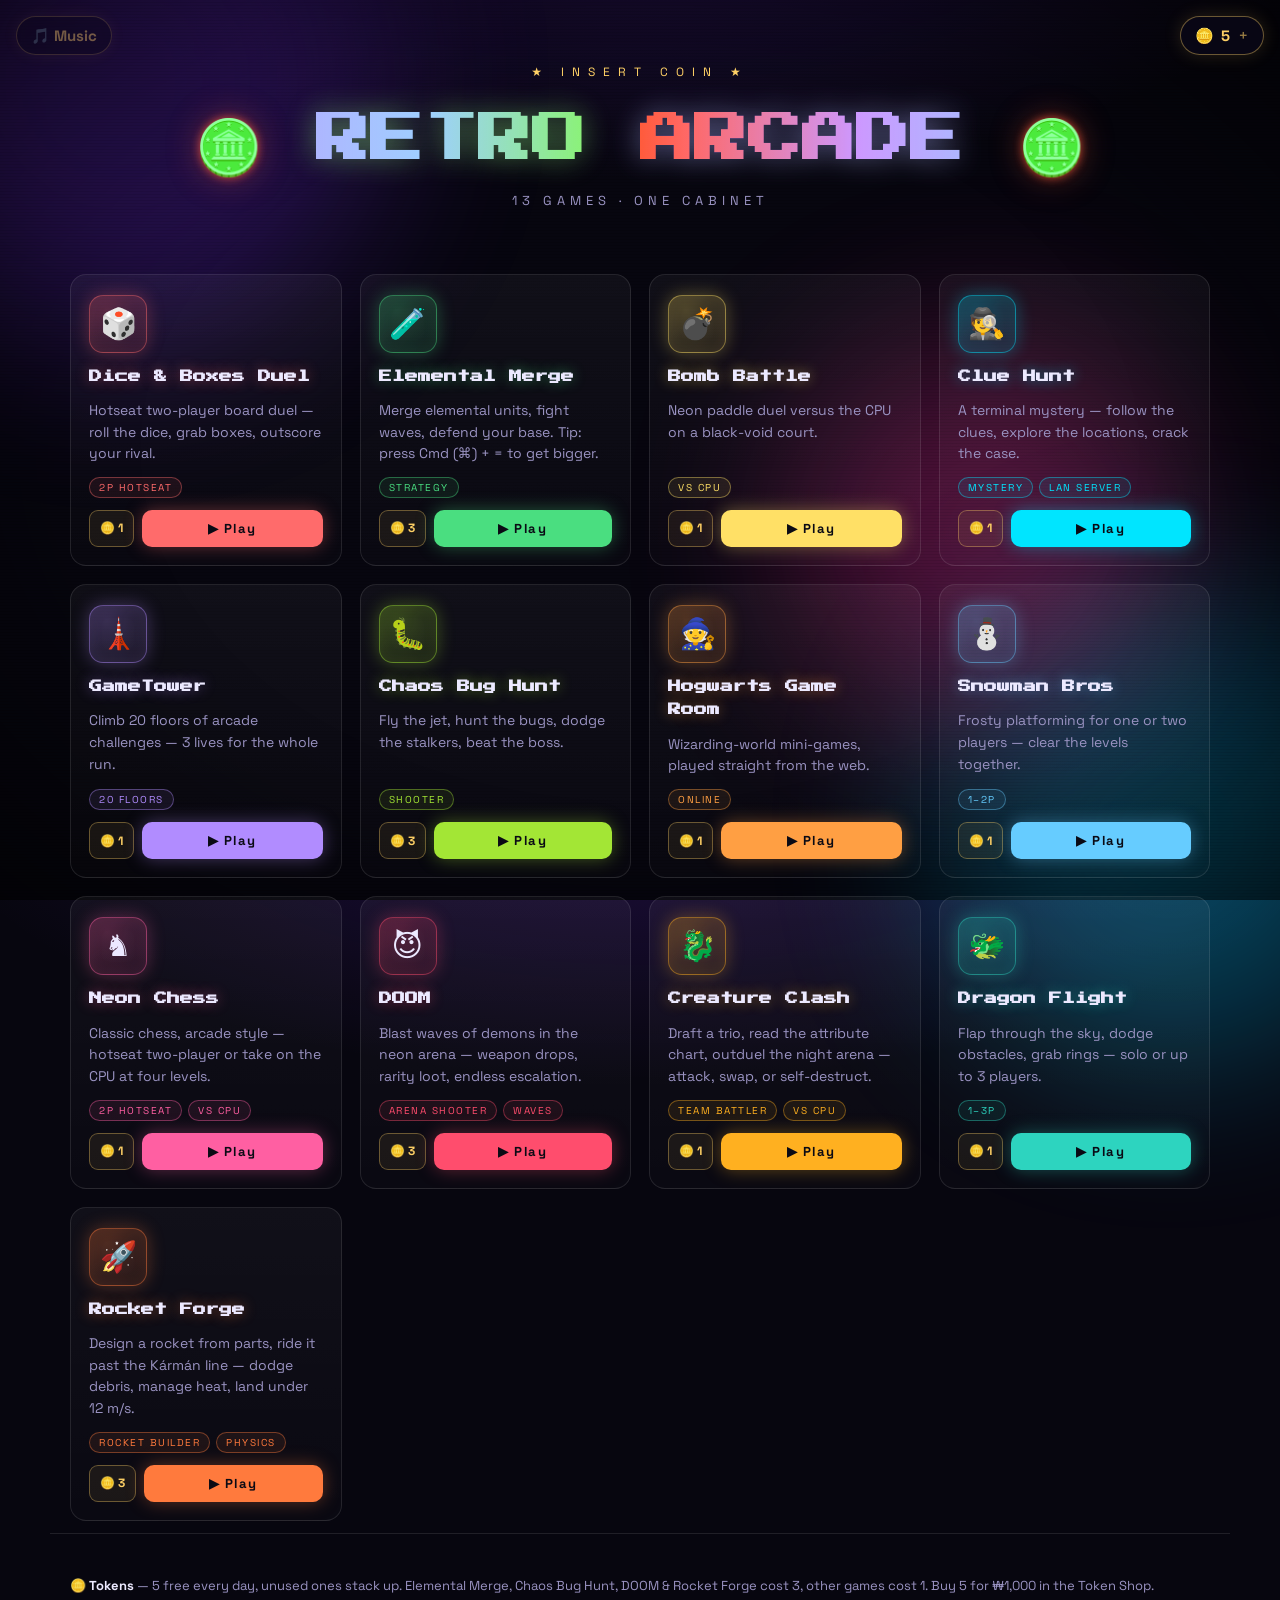
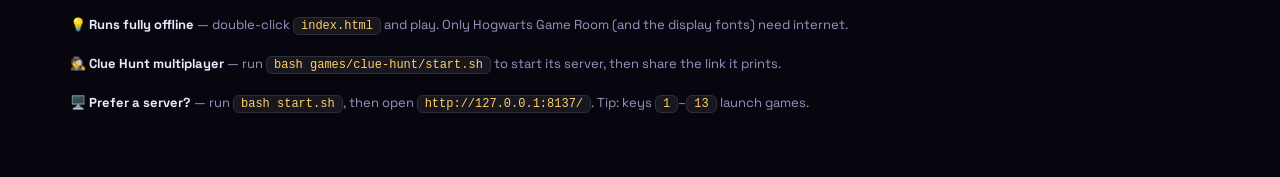
<file: index.html>
<!DOCTYPE html>
<html lang="en">
<head>
<meta charset="UTF-8">
<meta name="viewport" content="width=device-width, initial-scale=1.0">
<title>Retro Arcade — 13 Games, One Cabinet</title>
<link rel="preconnect" href="https://fonts.googleapis.com">
<link rel="preconnect" href="https://fonts.gstatic.com" crossorigin>
<!-- media="print" + onload keeps the stylesheet from blocking the page's JS when
     Google Fonts is slow or unreachable; it flips to normal once it loads -->
<link href="https://fonts.googleapis.com/css2?family=Press+Start+2P&family=Space+Grotesk:wght@400;500;700&display=swap" rel="stylesheet" media="print" onload="this.media='all'">
<style>
:root{
  --bg:#07060f; --bg2:#0d0b1d;
  --text:#ece9ff; --dim:#9a93c2; --faint:#5c5680;
  --panel:rgba(255,255,255,.045);
  --border:rgba(255,255,255,.10);
  --pink:#ff4fd8; --cyan:#2ee6ff; --gold:#ffd166;
}
*{box-sizing:border-box}
html,body{margin:0;height:100%}
body{
  background:
    radial-gradient(1200px 500px at 50% -120px, rgba(123,47,247,.22), transparent 60%),
    var(--bg);
  color:var(--text);
  font-family:'Space Grotesk',system-ui,-apple-system,sans-serif;
  min-height:100vh;
  overflow-x:hidden;
}
/* ---- ambience ---- */
.glow{position:fixed;border-radius:50%;filter:blur(90px);opacity:.30;pointer-events:none;z-index:0}
.glow-1{width:520px;height:520px;background:#7b2ff7;top:-180px;left:-140px;animation:drift 16s ease-in-out infinite alternate}
.glow-2{width:460px;height:460px;background:#00c8ff;bottom:-160px;right:-120px;animation:drift 20s ease-in-out infinite alternate-reverse}
.glow-3{width:380px;height:380px;background:#ff2fa0;top:38%;left:62%;animation:drift 24s ease-in-out infinite alternate}
@keyframes drift{from{transform:translate(0,0) scale(1)}to{transform:translate(60px,-40px) scale(1.15)}}
.scanlines{position:fixed;inset:0;z-index:4;pointer-events:none;opacity:.45;
  background:repeating-linear-gradient(0deg, rgba(0,0,0,.16) 0 1px, transparent 1px 3px)}
.vignette{position:fixed;inset:0;z-index:4;pointer-events:none;
  background:radial-gradient(ellipse at center, transparent 55%, rgba(0,0,0,.55) 100%)}
header,main,footer{position:relative;z-index:5}

/* ---- header ---- */
header{text-align:center;padding:64px 20px 8px}
.kicker{color:var(--gold);font-size:12px;letter-spacing:8px;text-transform:uppercase;
  animation:blink 1.6s steps(2,start) infinite}
@keyframes blink{50%{opacity:.25}}
h1{
  font-family:'Press Start 2P',monospace;
  font-size:clamp(26px,6vw,54px);
  margin:26px 0 0;
  line-height:1.25;
  text-shadow:0 0 10px rgba(255,79,216,.75),0 0 34px rgba(255,79,216,.35);
  animation:flicker 7s infinite;
  transition:filter 1s ease-in-out; /* neon sign color cycle */
}
h1 .accent{
  background:linear-gradient(90deg,var(--pink),var(--cyan));
  -webkit-background-clip:text;background-clip:text;
  -webkit-text-fill-color:transparent;
  text-shadow:none;
  filter:drop-shadow(0 0 14px rgba(46,230,255,.45));
}
h1 .accent2{
  background:linear-gradient(90deg,var(--cyan),var(--gold));
  -webkit-background-clip:text;background-clip:text;
  -webkit-text-fill-color:transparent;
  text-shadow:none;
  filter:drop-shadow(0 0 14px rgba(255,209,102,.45));
}
@keyframes flicker{
  0%,100%{opacity:1}
  92%{opacity:1} 93%{opacity:.7} 94%{opacity:1}
  97%{opacity:.85} 98%{opacity:1}
}
.sub{margin-top:18px;color:var(--dim);font-size:13px;letter-spacing:5px;text-transform:uppercase}

/* ---- game grid ---- */
main{max-width:1180px;margin:0 auto;padding:44px 20px 12px}
.grid{display:grid;grid-template-columns:repeat(auto-fill,minmax(262px,1fr));gap:18px}
.card{
  --accent:#fff;
  position:relative;display:flex;flex-direction:column;gap:12px;
  background:linear-gradient(180deg,var(--panel),rgba(255,255,255,.015));
  border:1px solid var(--border);border-radius:16px;
  padding:20px 18px 18px;
  transition:transform .18s ease,border-color .18s ease,box-shadow .18s ease;
}
.card:hover{
  transform:translateY(-5px);
  border-color:color-mix(in srgb,var(--accent) 55%,transparent);
  box-shadow:0 16px 44px rgba(0,0,0,.5),0 0 26px color-mix(in srgb,var(--accent) 22%,transparent);
}
.tile{
  width:58px;height:58px;border-radius:14px;
  display:flex;align-items:center;justify-content:center;
  font-size:30px;line-height:1;
  background:radial-gradient(circle at 30% 25%, color-mix(in srgb,var(--accent) 26%,transparent), color-mix(in srgb,var(--accent) 7%,transparent));
  border:1px solid color-mix(in srgb,var(--accent) 45%,transparent);
  box-shadow:0 0 18px color-mix(in srgb,var(--accent) 30%,transparent), inset 0 0 14px color-mix(in srgb,var(--accent) 12%,transparent);
}
h2{
  font-family:'Press Start 2P',monospace;
  font-size:13px;line-height:1.8;margin:0;
  text-shadow:0 0 14px color-mix(in srgb,var(--accent) 45%,transparent);
}
.tag{color:var(--dim);font-size:14px;line-height:1.55;margin:0;flex-grow:1}
.badges{display:flex;flex-wrap:wrap;gap:6px}
.badge{
  font-size:10px;letter-spacing:1.5px;text-transform:uppercase;
  color:var(--accent);
  border:1px solid color-mix(in srgb,var(--accent) 40%,transparent);
  border-radius:99px;padding:3px 9px;
  background:color-mix(in srgb,var(--accent) 8%,transparent);
}
.actions{display:flex;gap:8px}
.actions button{
  font-family:'Space Grotesk',sans-serif;
  border-radius:10px;padding:10px 0;cursor:pointer;
  font-weight:700;font-size:13px;letter-spacing:1.5px;
  transition:transform .12s ease,box-shadow .12s ease,filter .12s ease;
}
.btn-play{
  flex:1;border:0;color:#0a0a14;background:var(--accent);
  box-shadow:0 0 18px color-mix(in srgb,var(--accent) 35%,transparent);
}
.btn-play:hover{filter:brightness(1.12);transform:translateY(-1px)}
.btn-play:active{transform:translateY(0)}

/* ---- footer ---- */
footer{max-width:1180px;margin:0 auto;padding:26px 20px 48px;color:var(--dim);font-size:13px;line-height:2;border-top:1px solid var(--border)}
footer b{color:var(--text);font-weight:700}
footer code{background:rgba(255,255,255,.07);border:1px solid var(--border);border-radius:6px;padding:1px 7px;font-size:12px;color:var(--gold)}

/* ---- player overlay ---- */
.player{position:fixed;inset:0;z-index:80;background:#05040c;display:flex;flex-direction:column}
.player[hidden]{display:none}
.player-bar{display:flex;align-items:center;gap:10px;padding:10px 14px;background:#0b0918;border-bottom:1px solid var(--border);flex-shrink:0}
.player-title{flex:1;text-align:center;font-family:'Press Start 2P',monospace;font-size:11px;color:var(--accent);text-shadow:0 0 14px color-mix(in srgb,var(--accent) 55%,transparent);overflow:hidden;text-overflow:ellipsis;white-space:nowrap}
.bar-btn{
  font-family:'Space Grotesk',sans-serif;font-weight:700;font-size:11px;letter-spacing:1.5px;
  background:transparent;border:1px solid var(--border);color:var(--dim);
  border-radius:9px;padding:8px 12px;cursor:pointer;white-space:nowrap;
  transition:color .15s,border-color .15s,transform .12s;
}
.bar-btn:hover{color:var(--text);border-color:var(--dim);transform:translateY(-1px)}
.bar-btn.exit:hover{color:#ff6b6b;border-color:#ff6b6b}
.frame{flex:1;position:relative;min-height:0;background:#000}
#frame{position:absolute;inset:0;width:100%;height:100%;border:0;background:#000}
.loader{
  position:absolute;inset:0;z-index:2;display:flex;align-items:center;justify-content:center;
  background:#05040c;color:var(--dim);
  font-family:'Press Start 2P',monospace;font-size:14px;letter-spacing:3px;
  animation:blink 1s steps(2,start) infinite;
}
.loader[hidden]{display:none}
.player-hint{text-align:center;padding:7px 10px;font-size:11px;color:var(--faint);flex-shrink:0}

/* ---- token HUD & shop ---- */
.token-pill{
  position:fixed;top:16px;right:16px;z-index:70;
  display:flex;align-items:center;gap:7px;
  background:rgba(10,8,24,.82);border:1px solid rgba(255,209,102,.4);
  color:var(--gold);font-family:'Space Grotesk',sans-serif;font-weight:700;font-size:15px;
  padding:9px 14px;border-radius:99px;cursor:pointer;
  backdrop-filter:blur(6px);
  box-shadow:0 0 18px rgba(255,209,102,.15);
  transition:transform .12s,box-shadow .12s;
}
.token-pill:hover{transform:translateY(-1px);box-shadow:0 0 26px rgba(255,209,102,.3)}
.token-pill .plus{opacity:.6;font-size:12px}
.music-pill{left:16px;right:auto;transition:opacity .2s}
.music-pill.off{opacity:.4}
.cost{
  display:inline-flex;align-items:center;gap:4px;
  font-size:12px;font-weight:700;color:var(--gold);white-space:nowrap;
  border:1px solid rgba(255,209,102,.35);border-radius:9px;
  padding:8px 10px;background:rgba(255,209,102,.07);
}
.shop{position:fixed;inset:0;z-index:85;background:rgba(5,4,12,.75);backdrop-filter:blur(4px);
  display:flex;align-items:center;justify-content:center;padding:20px}
.shop[hidden]{display:none}
.shop-panel{
  width:min(420px,100%);
  background:linear-gradient(180deg,#141126,#0d0b1d);
  border:1px solid var(--border);border-radius:18px;
  padding:26px 24px;text-align:center;
  display:flex;flex-direction:column;gap:14px;
  box-shadow:0 24px 80px rgba(0,0,0,.6),0 0 40px rgba(255,209,102,.07);
}
.shop-title{font-family:'Press Start 2P',monospace;font-size:16px;margin:0;color:var(--gold);
  text-shadow:0 0 16px rgba(255,209,102,.4)}
.shop-balance{margin:0;color:var(--text);font-size:15px}
.shop-balance b{color:var(--gold)}
.shop-info{margin:0;color:var(--dim);font-size:13px;line-height:1.6}
.shop-buy{
  background:linear-gradient(135deg,#ffd166,#f0a830);color:#1a1204;border:0;
  border-radius:12px;padding:13px;cursor:pointer;
  font-family:'Space Grotesk',sans-serif;font-weight:800;font-size:15px;letter-spacing:.5px;
  box-shadow:0 0 24px rgba(255,209,102,.3);
  transition:transform .12s,filter .12s;
}
.shop-buy:hover{filter:brightness(1.08);transform:translateY(-1px)}
.shop-buy:disabled{opacity:.55;cursor:not-allowed;filter:none;transform:none;box-shadow:none}
.paid-btn{background:linear-gradient(135deg,#4ade80,#22c55e);color:#06210f;box-shadow:0 0 24px rgba(74,222,128,.3);margin-top:4px}
.shop-qr{display:flex;flex-direction:column;align-items:center;gap:10px}
.shop-qr[hidden]{display:none}
.shop-qr img{width:230px;height:230px;object-fit:contain;background:#fff;border-radius:12px;
  padding:6px;border:1px solid var(--border)}
.shop-qr p{margin:0;color:var(--dim);font-size:13px;line-height:1.6}
#qrWrap svg{width:230px;height:230px;background:#fff;border-radius:12px;padding:6px;
  border:1px solid var(--border)}
.qr-hint{min-height:16px}
.shop-divider{display:flex;align-items:center;gap:10px;color:var(--faint);
  font-size:11px;letter-spacing:2px;text-transform:uppercase}
.shop-divider::before,.shop-divider::after{content:"";flex:1;height:1px;background:var(--border)}
.shop-redeem{display:flex;gap:8px}
#codeInput{
  flex:1;background:#0a0916;border:1px solid var(--border);border-radius:10px;
  color:var(--text);padding:11px 12px;font-size:13px;letter-spacing:.5px;
  text-align:center;outline:none;min-width:0;
}
#codeInput:focus{border-color:var(--gold)}
#btnRedeem{
  background:transparent;border:1px solid var(--gold);color:var(--gold);
  border-radius:10px;padding:0 16px;cursor:pointer;
  font-family:'Space Grotesk',sans-serif;font-weight:700;font-size:13px;letter-spacing:1px;
  transition:background .15s;
}
#btnRedeem:hover{background:rgba(255,209,102,.1)}
.shop-msg{min-height:18px;margin:0;font-size:13px}
.shop-msg.ok{color:#4ade80}
.shop-msg.err{color:#ff6b6b}
.shop-close{
  background:transparent;border:1px solid var(--border);color:var(--dim);
  border-radius:10px;padding:9px;cursor:pointer;
  font-family:'Space Grotesk',sans-serif;font-weight:700;letter-spacing:1px;font-size:13px;
}
.shop-close:hover{color:var(--text)}

@media (prefers-reduced-motion: reduce){
  .glow,.kicker,.loader{animation:none}
  h1{animation:none}
}
</style>
</head>
<body>
<div class="glow glow-1"></div>
<div class="glow glow-2"></div>
<div class="glow glow-3"></div>
<div class="scanlines"></div>
<div class="vignette"></div>

<audio id="bgm" loop preload="auto">
  <source src="music/arcade-bgm.m4a" type="audio/mp4">
  <source src="music/arcade-bgm.wav" type="audio/wav">
</audio>

<button class="token-pill music-pill" id="musicBtn" title="Toggle music">🎵 Music</button>
<button class="token-pill" id="tokenPill" title="Token Shop">🪙 <span id="tokenCount">0</span><span class="plus">＋</span></button>

<header>
  <div class="kicker">★ Insert Coin ★</div>
  <h1>🪙 <span class="accent2">RETRO</span> <span class="accent">ARCADE</span> 🪙</h1>
  <p class="sub">13 Games · One Cabinet</p>
</header>

<main>
  <div class="grid" id="grid"></div>
</main>

<footer>
  <p><b>🪙 Tokens</b> — 5 free every day, unused ones stack up. Elemental Merge, Chaos Bug Hunt, DOOM &amp; Rocket Forge cost 3, other games cost 1. Buy 5 for ₩1,000 in the Token Shop.</p>
  <p><b>💡 Runs fully offline</b> — double-click <code>index.html</code> and play. Only Hogwarts Game Room (and the display fonts) need internet.</p>
  <p><b>🕵️ Clue Hunt multiplayer</b> — run <code>bash games/clue-hunt/start.sh</code> to start its server, then share the link it prints.</p>
  <p><b>🖥️ Prefer a server?</b> — run <code>bash start.sh</code>, then open <code>http://127.0.0.1:8137/</code>. Tip: keys <code>1</code>–<code>13</code> launch games.</p>
</footer>

<div class="player" id="player" hidden>
  <div class="player-bar" style="--accent:#fff">
    <button class="bar-btn exit" id="btnExit">✕ EXIT</button>
    <div class="player-title" id="playerTitle"></div>
  </div>
  <div class="frame">
    <div class="loader" id="loader">Loading…</div>
    <iframe id="frame" allow="autoplay; fullscreen; gamepad; encrypted-media" allowfullscreen title="Game"></iframe>
  </div>
  <div class="player-hint">Keys go straight to the game · click ✕ EXIT to leave</div>
</div>

<div class="shop" id="shop" hidden>
  <div class="shop-panel">
    <h2 class="shop-title">Token Shop</h2>
    <p class="shop-balance">You have <b>🪙 <span id="shopBalance">0</span></b></p>
    <p class="shop-info" id="shopInfo">5 free tokens arrive every morning — unused ones stack up.</p>
    <button class="shop-buy" id="btnPay">💰 Buy 5 tokens — ₩1,000</button>
    <div class="shop-qr" id="shopQr" hidden>
      <div id="qrWrap"></div>
      <div id="qrStatic">
        <img src="pay-qr.png" alt="KakaoPay QR — scan to send ₩1,000">
        <p>Scan with KakaoPay to send ₩1,000.<br>Then tap “I've paid” below.</p>
        <button class="shop-buy paid-btn" id="btnPaid">✅ I've paid — add my tokens</button>
      </div>
      <p class="qr-hint" id="qrHint"></p>
    </div>
    <div class="shop-divider"><span>or enter a top-up code</span></div>
    <div class="shop-redeem">
      <input id="codeInput" placeholder="A1B2C3D4.XyZ… (paste redeem string)" maxlength="130" autocomplete="off" spellcheck="false" aria-label="Redeem string">
      <button id="btnRedeem">Redeem</button>
    </div>
    <p class="shop-msg" id="shopMsg"></p>
    <button class="shop-close" id="btnShopClose">Close</button>
  </div>
</div>

<script>
"use strict";
const GAMES = [
  {id:"dice",      name:"Dice & Boxes Duel",  icon:"🎲", accent:"#ff6b6b", cost:1, url:"games/dots-and-boxes/dots-and-boxes.html?v=3",
   tag:"Hotseat two-player board duel — roll the dice, grab boxes, outscore your rival.", badges:["2P Hotseat"]},
  {id:"elemental", name:"Elemental Merge",    icon:"🧪", accent:"#4ade80", cost:3, url:"games/elemental-merge/index.html?v=10",
   tag:"Merge elemental units, fight waves, defend your base. Tip: press Cmd (⌘) + = to get bigger.", badges:["Strategy"]},
  {id:"bomb",      name:"Bomb Battle",        icon:"💣", accent:"#ffe066", cost:1, url:"games/bomb-battle/bomb-battle.html?v=1",
   tag:"Neon paddle duel versus the CPU on a black-void court.", badges:["VS CPU"]},
  {id:"clue",      name:"Clue Hunt",          icon:"🕵️", accent:"#00e5ff", cost:1, url:"games/clue-hunt/clue_hunt.html?v=1",
   tag:"A terminal mystery — follow the clues, explore the locations, crack the case.", badges:["Mystery","LAN Server"]},
  {id:"tower",     name:"GameTower",          icon:"🗼", accent:"#b18cff", cost:1, url:"games/game-tower/index.html?v=1",
   tag:"Climb 20 floors of arcade challenges — 3 lives for the whole run.", badges:["20 Floors"]},
  {id:"bug",       name:"Chaos Bug Hunt",     icon:"🐛", accent:"#a3e635", cost:3, url:"games/bug-hunter/bug-hunter.html?v=1",
   tag:"Fly the jet, hunt the bugs, dodge the stalkers, beat the boss.", badges:["Shooter"]},
  {id:"hogwarts",  name:"Hogwarts Game Room", icon:"🧙", accent:"#ff9f43", cost:1, url:"https://jianran.github.io/hogwarts-game-room/",
   tag:"Wizarding-world mini-games, played straight from the web.", badges:["Online"]},
  {id:"snowman",   name:"Snowman Bros",       icon:"⛄", accent:"#66ccff", cost:1, url:"games/snowman-bros/index.html?v=1",
   tag:"Frosty platforming for one or two players — clear the levels together.", badges:["1–2P"]},
  {id:"chess",     name:"Neon Chess",         icon:"♞", accent:"#ff5fa2", cost:1, url:"games/chess/index.html?v=1",
   tag:"Classic chess, arcade style — hotseat two-player or take on the CPU at four levels.", badges:["2P Hotseat","VS CPU"]},
  {id:"doom",      name:"DOOM",               icon:"😈", accent:"#ff4d6d", cost:3, url:"games/doom/doom.html?v=1",
   tag:"Blast waves of demons in the neon arena — weapon drops, rarity loot, endless escalation.", badges:["Arena Shooter","Waves"]},
  {id:"creature",  name:"Creature Clash",     icon:"🐉", accent:"#ffb020", cost:1, url:"games/creature-clash/creature-clash.html?v=3",
   tag:"Draft a trio, read the attribute chart, outduel the night arena — attack, swap, or self-destruct.", badges:["Team Battler","VS CPU"]},
  {id:"dragon",    name:"Dragon Flight",      icon:"🐲", accent:"#2dd4bf", cost:1, url:"games/dragon-flight/index.html?v=1",
   tag:"Flap through the sky, dodge obstacles, grab rings — solo or up to 3 players.", badges:["1–3P"]},
  {id:"rocket",    name:"Rocket Forge",       icon:"🚀", accent:"#ff7a3d", cost:3, url:"games/rocket-forge/index.html?v=10",
   tag:"Design a rocket from parts, ride it past the Kármán line — dodge debris, manage heat, land under 12 m/s.", badges:["Rocket Builder","Physics"]},
];

const grid = document.getElementById("grid");
const player = document.getElementById("player");
const playerBar = player.querySelector(".player-bar");
const playerTitle = document.getElementById("playerTitle");
const frame = document.getElementById("frame");
const loader = document.getElementById("loader");
const shop = document.getElementById("shop");
const shopBalance = document.getElementById("shopBalance");
const shopInfo = document.getElementById("shopInfo");
const shopMsg = document.getElementById("shopMsg");
const shopQr = document.getElementById("shopQr");
const btnPay = document.getElementById("btnPay");
const qrWrap = document.getElementById("qrWrap");
const qrStatic = document.getElementById("qrStatic");
const qrHint = document.getElementById("qrHint");
const codeInput = document.getElementById("codeInput");
const tokenPill = document.getElementById("tokenPill");
const tokenCount = document.getElementById("tokenCount");
let current = null;

grid.innerHTML = GAMES.map(g => `
  <article class="card" style="--accent:${g.accent}">
    <div class="tile">${g.icon}</div>
    <h2>${g.name}</h2>
    <p class="tag">${g.tag}</p>
    <div class="badges">${g.badges.map(b => `<span class="badge">${b}</span>`).join("")}</div>
    <div class="actions">
      <span class="cost">🪙 ${g.cost}</span>
      <button class="btn-play" data-id="${g.id}">▶ Play</button>
    </div>
  </article>`).join("");

/* ---- token system ----
   5 free tokens per day (unused ones stack up). Elemental Merge, Chaos Bug
   Hunt, DOOM and Rocket Forge cost 3, every other game costs 1. ₩1,000 buys
   5 tokens in the Token Shop.
   Server mode (public site): balances live in Supabase and the Buy button
   shows a live Alipay QR — tokens arrive automatically when the payment lands.
   Offline fallback (no backend configured or unreachable): the old
   localStorage wallet with signed top-up codes keeps working. */
const DAILY = 5, BUY = 5, MAX_TOKENS = 25;
const SUPABASE_URL = "";   // filled at go-live, together with the Alipay keys
const SUPABASE_ANON = "";  // (backend schema + functions are already deployed)
// Public verification key for offline top-up redeem strings. Codes are signed
// by the arcade owner's private key (kept in the local topup.html generator,
// not published), so nobody reading this source can forge one.
const PUB_KEY = "MFkwEwYHKoZIzj0CAQYIKoZIzj0DAQcDQgAEfmocgoIVawoS5cIQIPJSdfFbi70T4l2n4y4miLHq7zjaPDM1dFAyDp8AWaK4yqP0fR_i_mH1PnsRTcR73wo6iA";
const LS_T = "ra_tokens", LS_D = "ra_day", LS_U = "ra_codes_used";

const dayStr = (off = 0) => {
  const d = new Date(Date.now() - off * 864e5);
  return `${d.getFullYear()}-${String(d.getMonth() + 1).padStart(2, "0")}-${String(d.getDate()).padStart(2, "0")}`;
};
const b64urlToBytes = s => {
  s = s.replace(/-/g, "+").replace(/_/g, "/");
  while (s.length % 4) s += "=";
  return Uint8Array.from(atob(s), c => c.charCodeAt(0));
};
const bal = () => parseInt(localStorage.getItem(LS_T) || "0", 10) || 0;
let currentBal = 0;                    // the balance the UI shows (either source)
let backendOn = false;                 // true once Supabase answers
const setBal = n => { currentBal = Math.min(MAX_TOKENS, n); localStorage.setItem(LS_T, String(Math.max(0, currentBal))); updateTokenUI(); };
const usedCodes = () => { try { return JSON.parse(localStorage.getItem(LS_U) || "[]"); } catch (e) { return []; } };

const deviceId = () => {
  let d = localStorage.getItem("ra_device");
  if (!d){
    d = crypto.randomUUID ? crypto.randomUUID()
      : "id-" + Math.random().toString(16).slice(2) + Date.now().toString(16);
    localStorage.setItem("ra_device", d);
  }
  return d;
};
async function sbRpc(fn, args){
  try {
    const r = await fetch(`${SUPABASE_URL}/rest/v1/rpc/${fn}`, {
      method: "POST",
      headers: { apikey: SUPABASE_ANON, Authorization: `Bearer ${SUPABASE_ANON}`, "Content-Type": "application/json" },
      body: JSON.stringify(args),
    });
    if (!r.ok) return null;
    const t = await r.text();
    const n = Number(t);
    return t === "" || isNaN(n) ? null : n;
  } catch (e){ return null; }
}
async function sbInit(){
  if (!SUPABASE_URL.startsWith("http")) return false;
  const b = await sbRpc("get_balance", { p_device: deviceId() });
  if (b === null){ backendOn = false; return false; }
  backendOn = true;
  currentBal = b;
  return true;
}

function updateTokenUI(){
  tokenCount.textContent = currentBal;
  shopBalance.textContent = currentBal;
  // Wallet cap: once another purchase would push past MAX_TOKENS, the buy
  // button turns into a wordless 🔒 and can't be clicked.
  const locked = currentBal + BUY > MAX_TOKENS;
  btnPay.disabled = locked;
  btnPay.textContent = locked ? "🔒" : "💰 Buy 5 tokens — ₩1,000";
  if (locked) shopQr.hidden = true;
}
async function refreshDaily(){
  if (backendOn || await sbInit()){ updateTokenUI(); return; }
  const today = dayStr();
  if (localStorage.getItem(LS_D) !== today){
    localStorage.setItem(LS_D, today);
    setBal(bal() + DAILY);
  }
  currentBal = bal();
  updateTokenUI();
}
async function spend(cost, name){
  if (backendOn || await sbInit()){
    const nb = await sbRpc("spend_tokens", { p_device: deviceId(), p_cost: cost });
    if (nb !== null){
      if (nb < 0){ openShop(`“${name}” costs 🪙 ${cost} — you only have 🪙 ${currentBal}.`); return false; }
      currentBal = nb;
      updateTokenUI();
      return true;
    }
    backendOn = false; // server unreachable → fall back to the local wallet
  }
  if (bal() >= cost){ setBal(bal() - cost); return true; }
  openShop(`“${name}” costs 🪙 ${cost} — you only have 🪙 ${bal()}.`);
  return false;
}
function openShop(info){
  shopInfo.textContent = info || "5 free tokens arrive every morning — unused ones stack up.";
  setShopMsg("", "");
  codeInput.value = "";
  stopOrderPoll();
  shop.hidden = false;
  updateTokenUI();
}
function closeShop(){ stopOrderPoll(); shop.hidden = true; }
function setShopMsg(msg, cls){ shopMsg.textContent = msg; shopMsg.className = "shop-msg " + (cls || ""); }

/* ---- buying (server mode: live Alipay QR + polling) ---- */
let orderPoll = null;
function stopOrderPoll(){ if (orderPoll){ clearInterval(orderPoll); orderPoll = null; } }
function loadQrLib(cb){
  if (window.qrcode) return cb();
  const s = document.createElement("script");
  s.src = "libs/qrcode.min.js";
  s.onload = cb;
  document.head.appendChild(s);
}
function pollOrder(orderId){
  stopOrderPoll();
  let tries = 0;
  orderPoll = setInterval(async () => {
    if (++tries > 60){
      stopOrderPoll();
      setShopMsg("Still waiting — the tokens will land as soon as the payment confirms; just reopen the shop.", "err");
      return;
    }
    try {
      const r = await fetch(`${SUPABASE_URL}/functions/v1/order-status?order_id=${orderId}`,
        { headers: { Authorization: `Bearer ${SUPABASE_ANON}` } });
      if (!r.ok) return;
      const d = await r.json();
      if (d.status === "paid"){
        stopOrderPoll();
        currentBal = d.tokens;
        updateTokenUI();
        setShopMsg(`Paid! +${BUY} tokens. Balance: 🪙 ${currentBal}.`, "ok");
        qrWrap.innerHTML = "";
        qrHint.textContent = "✅ Payment received — enjoy the games!";
      } else if (d.status === "closed"){
        stopOrderPoll();
        setShopMsg("This order was closed. Click Buy again if you still want tokens.", "err");
      }
    } catch (e){ /* transient network error — keep polling */ }
  }, 3000);
}
function showDynamicQr(qrCode, orderId){
  shopQr.hidden = false;
  qrStatic.hidden = true;
  qrWrap.innerHTML = "";
  qrHint.textContent = "Scan to pay — the tokens appear automatically.";
  setShopMsg("Waiting for payment…", "");
  try {
    const qr = qrcode(0, "M");
    qr.addData(qrCode);
    qr.make();
    qrWrap.innerHTML = qr.createSvgTag({ cellSize: 4, margin: 0 });
  } catch (e){ /* fall back to text below */ }
  pollOrder(orderId);
}
function showPayFlow(payUrl, orderId){
  shopQr.hidden = false;
  qrStatic.hidden = true;
  qrWrap.innerHTML = "💳";
  qrHint.textContent = "Complete the payment in the tab we just opened — your tokens appear automatically.";
  setShopMsg("Waiting for payment…", "");
  window.open(payUrl, "_blank", "noopener");
  pollOrder(orderId);
}
function showStaticQr(){
  shopQr.hidden = false;
  qrStatic.hidden = false;
  qrWrap.innerHTML = "";
  qrHint.textContent = "";
  setShopMsg("Scan with KakaoPay to send ₩1,000 — then tap “I've paid”.", "ok");
}
async function buyVia(fn){
  try {
    const r = await fetch(`${SUPABASE_URL}/functions/v1/${fn}`, {
      method: "POST",
      headers: { Authorization: `Bearer ${SUPABASE_ANON}`, "Content-Type": "application/json" },
      body: JSON.stringify({ device_id: deviceId() }),
    });
    if (!r.ok) throw new Error("provider unavailable");
    const d = await r.json();
    if (d.pay_url || d.checkout_url){
      showPayFlow(d.pay_url || d.checkout_url, d.order_id);
    } else {
      throw new Error("no checkout url");
    }
  } catch (e){
    setShopMsg("Payment provider is unavailable right now — try again later.", "err");
  }
}
async function buyTokens(){
  if (backendOn || await sbInit()){ await buyVia("buy-toss"); return; }
  showStaticQr();
}

async function verifyRedeem(code, sig, day){
  const key = await crypto.subtle.importKey("spki", b64urlToBytes(PUB_KEY),
    { name: "ECDSA", namedCurve: "P-256" }, false, ["verify"]);
  return crypto.subtle.verify({ name: "ECDSA", hash: "SHA-256" }, key,
    b64urlToBytes(sig), new TextEncoder().encode(`ARCADE|${code}|${day}`));
}
async function redeem(input){
  const m = (input || "").trim().replace(/\s+/g, "").match(/^([0-9A-Fa-f]{8})\.([A-Za-z0-9_-]+)$/);
  if (!m) return { ok: false, msg: "Paste the full redeem string you received (looks like A1B2C3D4.XyZ…)." };
  const code = m[1].toUpperCase(), sig = m[2];
  if (usedCodes().includes(code)) return { ok: false, msg: "This redeem string was already used on this device." };
  // Redeem strings are valid today and yesterday (timezone / late-night grace)
  for (const off of [0, 1]){
    if (await verifyRedeem(code, sig, dayStr(off))){
      localStorage.setItem(LS_U, JSON.stringify([...usedCodes(), code]));
      setBal(bal() + BUY);
      return { ok: true, msg: `+${BUY} tokens! Balance: 🪙 ${bal()}.` };
    }
  }
  return { ok: false, msg: "Invalid redeem string. Each one works once and expires after a day." };
}

let loadTimer = null;
function hideLoader(){
  loader.hidden = true;
  if (loadTimer){ clearTimeout(loadTimer); loadTimer = null; }
}
async function play(g){
  if (!(await spend(g.cost, g.name))) return;
  if (!bgm.paused) bgm.pause();   // games have their own audio
  current = g;
  playerTitle.textContent = g.name;
  playerBar.style.setProperty("--accent", g.accent);
  player.hidden = false;
  loader.hidden = false;
  frame.src = g.url;
  document.body.style.overflow = "hidden";
  // Fallback: the iframe load event can be delayed forever if a game's external
  // fonts/scripts stall, so stop showing "Loading…" after 3s no matter what.
  loadTimer = setTimeout(hideLoader, 3000);
}
function exit(){
  player.hidden = true;
  frame.src = "about:blank";   // stops any audio / loops inside the game
  document.body.style.overflow = "";
  current = null;
  hideLoader();
  // Hand keyboard focus back to the lobby (the about:blank iframe would keep it)
  try { frame.blur(); } catch(e) {}
  try {
    document.body.setAttribute("tabindex", "-1");
    document.body.focus();
    document.body.removeAttribute("tabindex");
  } catch(e) {}
  if (musicOn()) bgm.play().catch(() => {});   // back to the arcade lobby
}
grid.addEventListener("click", e => {
  const btn = e.target.closest("button[data-id]");
  if (!btn) return;
  const g = GAMES.find(x => x.id === btn.dataset.id);
  play(g);
});

frame.addEventListener("load", () => {
  if (!player.hidden) {
    hideLoader();
    // Hand keyboard focus straight to the game so its keys (P, F, G, 672400…)
    // work the moment it loads, without a click inside first.
    try { frame.contentWindow.focus(); } catch (e) {}
  } else {
    // Exiting: the about:blank navigation would keep the iframe focused and
    // swallow lobby shortcut keys — take focus back once it has committed.
    try {
      document.body.setAttribute("tabindex", "-1");
      document.body.focus();
      document.body.removeAttribute("tabindex");
    } catch (e) {}
  }
});
document.getElementById("btnExit").addEventListener("click", exit);

tokenPill.addEventListener("click", () => openShop());

/* ---- background music ---- */
const bgm = document.getElementById("bgm");
const musicBtn = document.getElementById("musicBtn");
bgm.volume = 0.35;
const musicOn = () => localStorage.getItem("ra_music") !== "off";
function musicUI(){ musicBtn.classList.toggle("off", bgm.paused); }
function toggleMusic(){
  if (bgm.paused){
    bgm.play().catch(() => {});
    localStorage.setItem("ra_music", "on");
  } else {
    bgm.pause();
    localStorage.setItem("ra_music", "off");
  }
  musicUI();
}
musicBtn.addEventListener("click", toggleMusic);
if (musicOn()){ bgm.play().catch(() => {}); }   // browsers may still block until first tap
musicUI();
// Any first tap/key on the page also starts the lobby music if enabled —
// mobile browsers need that gesture, and this makes it effortless.
// (Skip taps on the music button itself: its click handler decides.)
["pointerdown", "keydown"].forEach(t =>
  window.addEventListener(t, e => {
    if (e.target && e.target.closest && e.target.closest("#musicBtn")) return;
    if (musicOn() && bgm.paused) bgm.play().catch(() => {});
  }, { passive: true }));
document.getElementById("btnShopClose").addEventListener("click", closeShop);
document.getElementById("btnPay").addEventListener("click", async () => {
  if (shopQr.hidden){ shopQr.hidden = false; await buyTokens(); }
  else shopQr.hidden = true;
});
document.getElementById("btnPaid").addEventListener("click", () => {
  setBal(bal() + BUY);
  shopQr.hidden = true;
  setShopMsg(`+${BUY} tokens! Balance: 🪙 ${currentBal}.`, "ok");
});
document.getElementById("btnRedeem").addEventListener("click", async () => {
  const r = await redeem(codeInput.value);
  setShopMsg(r.msg, r.ok ? "ok" : "err");
});
codeInput.addEventListener("keydown", e => {
  if (e.key === "Enter") document.getElementById("btnRedeem").click();
  e.stopPropagation();   // don't trigger hub shortcuts while typing
});

document.addEventListener("keydown", e => {
  if (e.defaultPrevented || e.ctrlKey || e.metaKey || e.altKey) return;
  if (!shop.hidden){
    if (e.key === "Escape") closeShop();
    return;
  }
  if (!player.hidden){
    if (e.key === "Escape") exit();
    else forwardKeyToGame(e);
    return;
  }
  const n = Number(e.key);
  if (n >= 1 && n <= GAMES.length) play(GAMES[n - 1]);
});

/* While a game is open, the iframe may not have keyboard focus yet (the
   hub keeps it after ▶ Play), so keys typed right away would never reach
   the game. Forward them into the game document — same-origin, so the
   dispatch works; the game's own listeners see them as normal keydowns.
   Clicking inside the game gives it real focus and this never fires. */
function forwardKeyToGame(e){
  if (!frame || !frame.contentDocument) return;
  const skip = new Set(["Shift","Control","Alt","Meta","CapsLock","Dead"]);
  if (skip.has(e.key)) return;
  try {
    frame.contentDocument.dispatchEvent(new KeyboardEvent("keydown", {
      key: e.key, code: e.code || "", keyCode: e.keyCode || 0,
      bubbles: true, cancelable: true, repeat: !!e.repeat,
    }));
  } catch (err) { /* cross-origin or not loaded yet — nothing to forward */ }
}

refreshDaily();

/* ---- neon sign: the RETRO ARCADE title cycles color every second ---- */
const sign = document.querySelector("header h1");
if (sign && !matchMedia("(prefers-reduced-motion: reduce)").matches) {
  let hue = 0;
  setInterval(() => { hue = (hue + 60) % 360; sign.style.filter = `hue-rotate(${hue}deg)`; }, 1000);
}

// Redeem link (e.g. …/#r=A1B2C3D4.XXXX…): applies the top-up automatically.
// Runs on load AND on hashchange — on phones the arcade tab may already be
// open, so tapping the link may only change the hash without reloading.
function redeemFromHash(){
  if (!location.hash.startsWith("#r=")) return;
  redeem(location.hash.slice(3)).then(r => {
    history.replaceState(null, "", location.pathname + location.search);
    openShop(r.ok ? "Payment received — tokens added 🎉" : "That redeem link didn't work.");
    setShopMsg(r.msg, r.ok ? "ok" : "err");
  });
}
redeemFromHash();
window.addEventListener("hashchange", redeemFromHash);
</script>
</body>
</html>
</file>
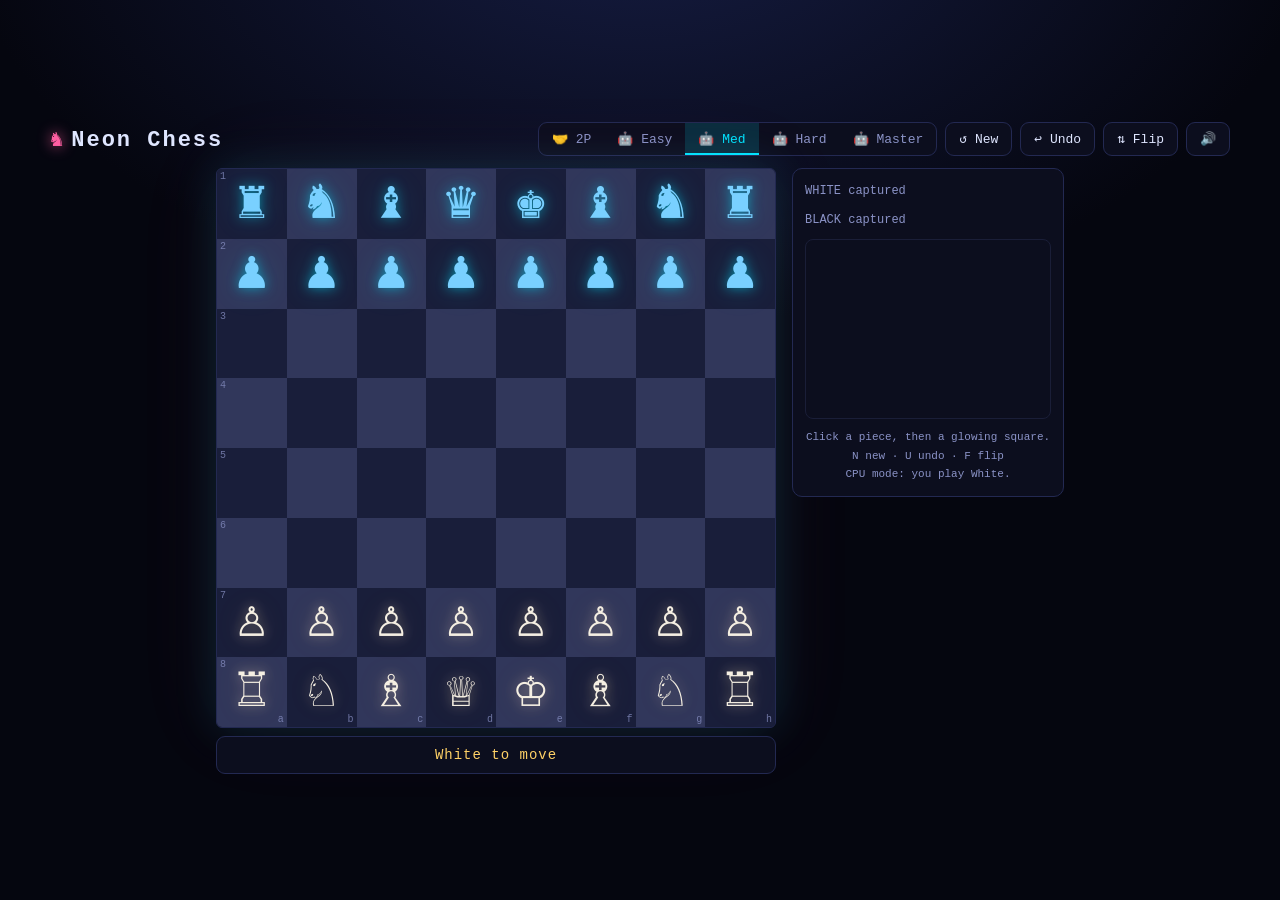
<file: games/chess/index.html>
<!doctype html>
<html lang="en">
<head>
<meta charset="utf-8">
<meta name="viewport" content="width=device-width, initial-scale=1">
<title>Neon Chess</title>
<link rel="icon" href="data:image/svg+xml,<svg xmlns='http://www.w3.org/2000/svg' viewBox='0 0 100 100'><text y='.9em' font-size='90'>♞</text></svg>">
<style>
:root{
  --bg:#05060f; --panel:#0c0e1e; --line:#232952; --line2:#1a1e38;
  --cyan:#00e5ff; --pink:#ff5fa2; --amber:#ffd166; --green:#4ade80;
  --text:#dfe6ff; --dim:#8b93c7;
  --sq-light:#31375b; --sq-dark:#191e3a;
}
*{box-sizing:border-box; -webkit-tap-highlight-color:transparent}
html,body{margin:0; padding:0; height:100%}
body{
  background:radial-gradient(1100px 700px at 50% -12%, #161d44 0%, var(--bg) 62%);
  color:var(--text);
  font-family:ui-monospace,"SF Mono",Menlo,Consolas,"Liberation Mono",monospace;
  display:flex; align-items:center; justify-content:center; min-height:100%;
  overflow:auto;
}
.wrap{width:min(1180px, 96vw); padding:14px 0 18px}
header{display:flex; flex-wrap:wrap; align-items:center; gap:10px 18px; margin-bottom:12px}
h1{margin:0; font-size:22px; letter-spacing:2px; font-weight:700}
h1 .logo{color:var(--pink); text-shadow:0 0 14px rgba(255,95,162,.8); margin-right:6px}
.toolbar{display:flex; flex-wrap:wrap; gap:8px; align-items:center; margin-left:auto}
.seg{display:flex; border:1px solid var(--line); border-radius:9px; overflow:hidden; background:var(--panel)}
.seg button{
  border:0; background:transparent; color:var(--dim); font:inherit; font-size:13px;
  padding:8px 13px; cursor:pointer; transition:all .15s;
}
.seg button:hover{color:var(--text)}
.seg button.on{background:rgba(0,229,255,.14); color:var(--cyan); box-shadow:inset 0 -2px 0 var(--cyan)}
.btn{
  border:1px solid var(--line); background:var(--panel); color:var(--text); font:inherit; font-size:13px;
  padding:8px 13px; border-radius:9px; cursor:pointer; transition:all .15s;
}
.btn:hover{border-color:var(--cyan); color:var(--cyan); box-shadow:0 0 12px rgba(0,229,255,.25)}
main{display:flex; gap:16px; align-items:flex-start; justify-content:center; flex-wrap:wrap}
.stage{display:flex; flex-direction:column; gap:8px}
.board{
  display:grid; grid-template:repeat(8,1fr)/repeat(8,1fr);
  width:min(88vmin, 560px, 94vw); aspect-ratio:1;
  border:1px solid var(--line); border-radius:6px; overflow:hidden;
  box-shadow:0 0 44px rgba(0,229,255,.13), 0 0 90px rgba(255,95,162,.07), inset 0 0 26px rgba(0,0,0,.55);
  background:var(--sq-dark);
}
.sq{position:relative; display:flex; align-items:center; justify-content:center; cursor:pointer; user-select:none}
.sq.light{background:var(--sq-light)}
.sq.dark{background:var(--sq-dark)}
.sq.last{background:rgba(255,209,102,.17)}
.sq.light.last{background:rgba(255,209,102,.26)}
.sq.sel{box-shadow:inset 0 0 0 2px var(--cyan), inset 0 0 20px rgba(0,229,255,.3)}
.sq.check{background:rgba(255,64,64,.4)}
.sq.light.check{background:rgba(255,64,64,.52)}
.sq.check .piece{animation:checkpulse 1s ease-in-out infinite}
@keyframes checkpulse{50%{filter:drop-shadow(0 0 10px rgba(255,70,70,.95))}}
.sq.dot::after{
  content:""; position:absolute; width:27%; height:27%; border-radius:50%;
  background:rgba(0,229,255,.55); box-shadow:0 0 9px rgba(0,229,255,.8);
}
.sq.dot.cap::after{
  width:92%; height:92%; background:transparent;
  border:3px solid rgba(255,95,162,.85); box-shadow:0 0 12px rgba(255,95,162,.6), inset 0 0 12px rgba(255,95,162,.25);
}
.piece{
  font-size:min(8.4vmin, 54px, 8.8vw); line-height:1; pointer-events:none;
  transition:filter .1s;
}
.piece.wp{color:#f5efe2; text-shadow:0 0 12px rgba(255,235,200,.45), 0 0 30px rgba(255,180,90,.22)}
.piece.bp{color:#79d0ff; text-shadow:0 0 12px rgba(0,229,255,.5), 0 0 30px rgba(0,229,255,.22)}
.coord{position:absolute; font-style:normal; font-size:10px; color:rgba(139,147,199,.75); pointer-events:none}
.coord.r{top:2px; left:3px}
.coord.f{bottom:2px; right:3px}
.status{
  text-align:center; font-size:14px; letter-spacing:1px; color:var(--amber);
  border:1px solid var(--line); background:var(--panel); border-radius:9px; padding:9px 12px;
  min-height:38px; display:flex; align-items:center; justify-content:center;
}
.status.think{animation:blink 1s steps(2) infinite}
@keyframes blink{50%{opacity:.45}}
aside{
  width:272px; display:flex; flex-direction:column; gap:9px;
  border:1px solid var(--line); background:var(--panel); border-radius:10px; padding:12px;
}
.caprow{display:flex; justify-content:space-between; align-items:center; gap:8px; font-size:12px; color:var(--dim); min-height:20px}
.caps{font-size:15px; color:var(--text); letter-spacing:1px}
.caps b.diff{color:var(--green); font-size:12px}
.moves{
  flex:1; min-height:180px; max-height:38vh; overflow-y:auto;
  border:1px solid var(--line2); border-radius:8px; padding:6px 8px;
  font-size:13px; scrollbar-width:thin;
}
.mrow{display:grid; grid-template-columns:30px 1fr 1fr; gap:4px; padding:2px 0; border-radius:4px}
.mrow:nth-child(odd){background:rgba(255,255,255,.03)}
.mrow .mn{color:var(--dim)}
.mrow .ml{padding:0 6px; border-radius:4px; white-space:nowrap; overflow:hidden; text-overflow:ellipsis}
.mrow .ml.last{background:rgba(255,209,102,.15); color:var(--amber)}
.hints{font-size:11px; color:var(--dim); line-height:1.7; text-align:center}
.overlay, .promo{
  position:fixed; inset:0; background:rgba(4,5,14,.72); backdrop-filter:blur(3px);
  display:flex; align-items:center; justify-content:center; z-index:50;
}
.promo[hidden], .overlay[hidden]{display:none}
.dialog, .pdialog{
  border:1px solid var(--line); background:var(--panel); border-radius:14px; padding:26px 30px;
  text-align:center; box-shadow:0 0 60px rgba(0,229,255,.18);
}
.result{font-size:24px; font-weight:700; letter-spacing:2px; color:var(--amber); text-shadow:0 0 18px rgba(255,209,102,.5)}
.resultsub{margin-top:8px; font-size:13px; color:var(--dim)}
.dbtns{display:flex; gap:10px; justify-content:center; margin-top:20px}
.primary{border-color:var(--cyan); color:var(--cyan); box-shadow:0 0 14px rgba(0,229,255,.3)}
.plabel{font-size:13px; color:var(--dim); margin-bottom:12px; letter-spacing:2px}
.pbtns{display:flex; gap:10px}
.pbtns button{
  width:74px; height:74px; font-size:44px; cursor:pointer; border-radius:12px;
  border:1px solid var(--line); background:var(--bg); color:var(--text); transition:all .15s;
}
.pbtns button:hover{border-color:var(--cyan); color:var(--cyan); box-shadow:0 0 18px rgba(0,229,255,.4); transform:translateY(-2px)}
@media (max-width:900px){
  main{flex-direction:column; align-items:center}
  aside{width:min(88vmin, 560px, 94vw); flex-direction:row; flex-wrap:wrap; align-items:stretch}
  .caprow{width:calc(50% - 5px)}
  .moves{flex:1 1 100%; min-height:120px; max-height:26vh}
  .hints{flex:1 1 100%}
}
</style>
</head>
<body>
<div class="wrap">
  <header>
    <h1><span class="logo">♞</span>Neon Chess</h1>
    <div class="toolbar">
      <div class="seg" id="modes">
        <button data-mode="2p">🤝 2P</button>
        <button data-mode="easy">🤖 Easy</button>
        <button data-mode="med" class="on">🤖 Med</button>
        <button data-mode="hard">🤖 Hard</button>
        <button data-mode="master">🤖 Master</button>
      </div>
      <button class="btn" id="btnNew" title="New game (N)">↺ New</button>
      <button class="btn" id="btnUndo" title="Undo (U)">↩ Undo</button>
      <button class="btn" id="btnFlip" title="Flip board (F)">⇅ Flip</button>
      <button class="btn" id="btnSfx" title="Sound on/off">🔊</button>
    </div>
  </header>
  <main>
    <div class="stage">
      <div class="board" id="board"></div>
      <div class="status" id="status"></div>
    </div>
    <aside>
      <div class="caprow"><span>WHITE captured</span><span class="caps" id="capW"></span></div>
      <div class="caprow"><span>BLACK captured</span><span class="caps" id="capB"></span></div>
      <div class="moves" id="moves"></div>
      <div class="hints">Click a piece, then a glowing square.<br>N new · U undo · F flip<br>CPU mode: you play White.</div>
    </aside>
  </main>
</div>

<div class="overlay" id="overlay" hidden>
  <div class="dialog">
    <div class="result" id="result"></div>
    <div class="resultsub" id="resultsub"></div>
    <div class="dbtns">
      <button class="btn primary" id="btnAgain">↺ New game</button>
      <button class="btn" id="btnView">View board</button>
    </div>
  </div>
</div>

<div class="promo" id="promo" hidden>
  <div class="pdialog">
    <div class="plabel">PROMOTE TO</div>
    <div class="pbtns" id="pbtns"></div>
  </div>
</div>

<script>
"use strict";
/*==============================================================
  ENGINE — pure chess rules, no DOM. Runs in node for perft tests.
==============================================================*/
/*ENGINE-START*/
const W = "w", B = "b";
const other = c => c === W ? B : W;
const isWhite = p => p === p.toUpperCase();
const GLYPH = {K:"♔",Q:"♕",R:"♖",B:"♗",N:"♘",P:"♙",k:"♚",q:"♛",r:"♜",b:"♝",n:"♞",p:"♟"};
const VAL = {p:100,n:320,b:330,r:500,q:900,k:0};
const KNIGHT_OFFS = [17,15,10,6,-17,-15,-10,-6];
const KING_OFFS = [1,-1,8,-8,9,-9,7,-7];
const ROOK_DIRS = [[1,1],[-1,-1],[8,0],[-8,0]];
const BISHOP_DIRS = [[9,1],[-9,-1],[7,-1],[-7,1]];
const MATE = 100000;

function newGame(){
  return fromFEN("rnbqkbnr/pppppppp/8/8/8/8/PPPPPPPP/RNBQKBNR w KQkq - 0 1");
}
function fromFEN(fen){
  const parts = fen.split(" ");
  const board = new Array(64).fill(null);
  const rows = parts[0].split("/");
  for (let r = 0; r < 8; r++){
    let f = 0;
    for (const ch of rows[r]){
      if (ch >= "1" && ch <= "8") f += +ch;
      else board[(7 - r) * 8 + f++] = ch;
    }
  }
  const castling = {K:parts[2].includes("K"), Q:parts[2].includes("Q"), k:parts[2].includes("k"), q:parts[2].includes("q")};
  const ep = parts[3] === "-" ? -1 : (parts[3].charCodeAt(0) - 97) + (parts[3][1] - 1) * 8;
  return {
    board, turn: parts[1] === "w" ? W : B, castling, ep,
    halfmove: +(parts[4] || 0), fullmove: +(parts[5] || 1),
    keys: {}, history: []
  };
}
function cloneState(st){
  return {board: st.board.slice(), turn: st.turn, castling: {...st.castling}, ep: st.ep,
          halfmove: st.halfmove, fullmove: st.fullmove, keys: {...st.keys}, history: st.history.slice()};
}
function keyOf(st){
  return st.board.join(",") + "|" + st.turn + "|" +
    (st.castling.K ? 1 : 0) + (st.castling.Q ? 1 : 0) + (st.castling.k ? 1 : 0) + (st.castling.q ? 1 : 0) + "|" + st.ep;
}
const sqName = i => "abcdefgh"[i & 7] + ((i >> 3) + 1);

function make(st, m){
  const b = st.board, us = st.turn;
  m.prev = {castling: {...st.castling}, ep: st.ep, halfmove: st.halfmove};
  const piece = b[m.from];
  m.captured = b[m.to];
  b[m.from] = null;
  if (m.epCapt){
    const capSq = m.to + (us === W ? -8 : 8);
    m.captured = b[capSq];
    b[capSq] = null;
  }
  b[m.to] = m.promo ? (us === W ? m.promo : m.promo.toLowerCase()) : piece;
  if (m.castle){
    const row = us === W ? 0 : 56;
    if (m.castle === "K"){ b[row + 5] = b[row + 7]; b[row + 7] = null; }
    else { b[row + 3] = b[row]; b[row] = null; }
  }
  const c = st.castling;
  if (piece === "K" || piece === "k"){
    if (us === W) c.K = c.Q = false; else c.k = c.q = false;
  }
  const corners = {7:"K", 0:"Q", 63:"k", 56:"q"};
  if (corners[m.from] !== undefined) c[corners[m.from]] = false;
  if (corners[m.to] !== undefined) c[corners[m.to]] = false;
  st.ep = m.double ? (m.from + m.to) / 2 : -1;
  st.halfmove = (piece === "P" || piece === "p" || m.captured) ? 0 : st.halfmove + 1;
  if (us === B) st.fullmove++;
  st.turn = other(us);
}
function unmake(st, m){
  const b = st.board;
  st.turn = other(st.turn);
  if (st.turn === B) st.fullmove--;
  if (m.castle){
    const row = st.turn === W ? 0 : 56;
    if (m.castle === "K"){ b[row + 7] = b[row + 5]; b[row + 5] = null; }
    else { b[row] = b[row + 3]; b[row + 3] = null; }
    b[m.from] = st.turn === W ? "K" : "k";
    b[m.to] = m.captured;
  } else if (m.epCapt){
    b[m.from] = b[m.to];
    b[m.to] = null;
    const capSq = m.to + (st.turn === W ? -8 : 8);
    b[capSq] = st.turn === B ? "P" : "p";
  } else if (m.promo){
    b[m.from] = st.turn === W ? "P" : "p";
    b[m.to] = m.captured;
  } else {
    b[m.from] = b[m.to];
    b[m.to] = m.captured;
  }
  st.castling = m.prev.castling;
  st.ep = m.prev.ep;
  st.halfmove = m.prev.halfmove;
}

function attacked(b, sq, by){
  const f = sq & 7, r = sq >> 3;
  // pawns
  const pdir = by === W ? -8 : 8;
  const pawn = by === W ? "P" : "p";
  for (const df of [-1, 1]){
    const af = f - df;
    if (af < 0 || af > 7) continue;
    const a = sq + pdir - df;
    if (a >= 0 && a < 64 && b[a] === pawn) return true;
  }
  // knights
  const kn = by === W ? "N" : "n";
  for (const o of KNIGHT_OFFS){
    const a = sq + o;
    if (a < 0 || a > 63) continue;
    const af = a & 7, ar = a >> 3;
    if (Math.abs(af - f) > 2 || Math.abs(ar - r) > 2) continue;
    if (b[a] === kn) return true;
  }
  // king
  const kg = by === W ? "K" : "k";
  for (const o of KING_OFFS){
    const a = sq + o;
    if (a < 0 || a > 63) continue;
    const af = a & 7, ar = a >> 3;
    if (Math.abs(af - f) > 1 || Math.abs(ar - r) > 1) continue;
    if (b[a] === kg) return true;
  }
  // sliders
  const RQ = by === W ? ["R","Q"] : ["r","q"];
  const BQ = by === W ? ["B","Q"] : ["b","q"];
  for (const [o, df] of ROOK_DIRS){
    let prev = sq;
    for(;;){
      const a = prev + o;
      if (a < 0 || a > 63) break;
      if ((a & 7) - (prev & 7) !== df) break;
      if (!b[a]){ prev = a; continue; }
      if (RQ.includes(b[a])) return true;
      break;
    }
  }
  for (const [o, df] of BISHOP_DIRS){
    let prev = sq;
    for(;;){
      const a = prev + o;
      if (a < 0 || a > 63) break;
      if ((a & 7) - (prev & 7) !== df) break;
      if (!b[a]){ prev = a; continue; }
      if (BQ.includes(b[a])) return true;
      break;
    }
  }
  return false;
}
function kingSq(b, c){
  const k = c === W ? "K" : "k";
  for (let i = 0; i < 64; i++) if (b[i] === k) return i;
  return -1;
}
function inCheck(st){
  return attacked(st.board, kingSq(st.board, st.turn), other(st.turn));
}

function pawnMoves(st, s, moves){
  const b = st.board, us = st.turn, dir = us === W ? 8 : -8;
  const promoRank = us === W ? 7 : 0;
  const startRank = us === W ? 1 : 6;
  const one = s + dir;
  if (!b[one]){
    if ((one >> 3) === promoRank){
      for (const pr of ["Q","N","R","B"]) moves.push({from:s, to:one, promo:pr});
    } else {
      moves.push({from:s, to:one});
      if ((s >> 3) === startRank && !b[s + 2 * dir]) moves.push({from:s, to:s + 2 * dir, double:true});
    }
  }
  const f = s & 7;
  for (const df of [-1, 1]){
    const af = f + df;
    if (af < 0 || af > 7) continue;
    const t = one + df;
    if (b[t]){
      if (isWhite(b[t]) !== (us === W)){
        if ((t >> 3) === promoRank){
          for (const pr of ["Q","N","R","B"]) moves.push({from:s, to:t, promo:pr});
        } else {
          moves.push({from:s, to:t});
        }
      }
    } else if (t === st.ep){
      moves.push({from:s, to:t, epCapt:true});
    }
  }
}
function stepMoves(b, s, offs, moves, us){
  const f = s & 7, r = s >> 3;
  for (const o of offs){
    const a = s + o;
    if (a < 0 || a > 63) continue;
    const af = a & 7, ar = a >> 3;
    if (Math.abs(af - f) > 2 || Math.abs(ar - r) > 2) continue;
    if (!b[a] || isWhite(b[a]) !== (us === W)) moves.push({from:s, to:a});
  }
}
function slideMoves(b, s, dirs, moves, us){
  const f = s & 7;
  for (const [o, df] of dirs){
    let prev = s;
    for(;;){
      const a = prev + o;
      if (a < 0 || a > 63) break;
      if ((a & 7) - (prev & 7) !== df) break;
      if (!b[a]){ moves.push({from:s, to:a}); prev = a; continue; }
      if (isWhite(b[a]) !== (us === W)) moves.push({from:s, to:a});
      break;
    }
  }
}
function pseudoMoves(st){
  const b = st.board, us = st.turn, them = other(us);
  const moves = [];
  for (let s = 0; s < 64; s++){
    const p = b[s];
    if (!p || isWhite(p) !== (us === W)) continue;
    const t = p.toLowerCase();
    if (t === "p") pawnMoves(st, s, moves);
    else if (t === "n") stepMoves(b, s, KNIGHT_OFFS, moves, us);
    else if (t === "k") stepMoves(b, s, KING_OFFS, moves, us);
    else if (t === "b") slideMoves(b, s, BISHOP_DIRS, moves, us);
    else if (t === "r") slideMoves(b, s, ROOK_DIRS, moves, us);
    else if (t === "q") slideMoves(b, s, [...BISHOP_DIRS, ...ROOK_DIRS], moves, us);
  }
  const row = us === W ? 0 : 56;
  if (b[row + 4] === (us === W ? "K" : "k")){
    const ck = us === W ? st.castling.K : st.castling.k;
    const cq = us === W ? st.castling.Q : st.castling.q;
    if (ck && !b[row + 5] && !b[row + 6] &&
        !attacked(b, row + 4, them) && !attacked(b, row + 5, them) && !attacked(b, row + 6, them))
      moves.push({from:row + 4, to:row + 6, castle:"K"});
    if (cq && !b[row + 3] && !b[row + 2] && !b[row + 1] &&
        !attacked(b, row + 4, them) && !attacked(b, row + 3, them) && !attacked(b, row + 2, them))
      moves.push({from:row + 4, to:row + 2, castle:"Q"});
  }
  return moves;
}
function legalMoves(st){
  const them = other(st.turn);
  const out = [];
  for (const m of pseudoMoves(st)){
    const us = st.turn;
    make(st, m);
    if (!attacked(st.board, kingSq(st.board, us), them)) out.push(m);
    unmake(st, m);
  }
  return out;
}
function legalMovesFrom(st, from){
  const us = st.turn, them = other(us);
  const out = [];
  for (const m of pseudoMoves(st)){
    if (m.from !== from) continue;
    make(st, m);
    if (!attacked(st.board, kingSq(st.board, us), them)) out.push(m);
    unmake(st, m);
  }
  return out;
}
function insufficientMaterial(b){
  const pieces = [];
  for (let i = 0; i < 64; i++){
    const p = b[i];
    if (p && p.toLowerCase() !== "k") pieces.push(p);
  }
  if (pieces.length === 0) return true;
  if (pieces.length === 1 && (pieces[0].toLowerCase() === "n" || pieces[0].toLowerCase() === "b")) return true;
  if (pieces.length === 2 && pieces[0].toLowerCase() === "b" && pieces[1].toLowerCase() === "b"){
    const sqs = [];
    for (let i = 0; i < 64; i++) if (b[i] && b[i].toLowerCase() === "b") sqs.push(i);
    return (((sqs[0] & 7) + (sqs[0] >> 3)) & 1) === (((sqs[1] & 7) + (sqs[1] >> 3)) & 1);
  }
  return false;
}
function perft(st, depth){
  if (depth === 0) return 1;
  const moves = legalMoves(st);
  if (depth === 1) return moves.length;
  let n = 0;
  for (const m of moves){
    make(st, m);
    n += perft(st, depth - 1);
    unmake(st, m);
  }
  return n;
}

/* ---- evaluation (simplified, CPW tables) ---- */
const PST = {
  p:[0,0,0,0,0,0,0,0, 50,50,50,50,50,50,50,50, 10,10,20,30,30,20,10,10,
     5,5,10,25,25,10,5,5, 0,0,0,20,20,0,0,0, 5,-5,-10,0,0,-10,-5,5,
     5,10,10,-20,-20,10,10,5, 0,0,0,0,0,0,0,0],
  n:[-50,-40,-30,-30,-30,-30,-40,-50, -40,-20,0,0,0,0,-20,-40, -30,0,10,15,15,10,0,-30,
     -30,5,15,20,20,15,5,-30, -30,0,15,20,20,15,0,-30, -30,5,10,15,15,10,5,-30,
     -40,-20,0,5,5,0,-20,-40, -50,-40,-30,-30,-30,-30,-40,-50],
  b:[-20,-10,-10,-10,-10,-10,-10,-20, -10,0,0,0,0,0,0,-10, -10,0,5,10,10,5,0,-10,
     -10,5,5,10,10,5,5,-10, -10,0,10,10,10,10,0,-10, -10,10,10,10,10,10,10,-10,
     -10,5,0,0,0,0,5,-10, -20,-10,-10,-10,-10,-10,-10,-20],
  r:[0,0,0,0,0,0,0,0, 5,10,10,10,10,10,10,5, -5,0,0,0,0,0,0,-5,
     -5,0,0,0,0,0,0,-5, -5,0,0,0,0,0,0,-5, -5,0,0,0,0,0,0,-5,
     -5,0,0,0,0,0,0,-5, 0,0,0,5,5,0,0,0],
  q:[-20,-10,-10,-5,-5,-10,-10,-20, -10,0,0,0,0,0,0,-10, -10,0,5,5,5,5,0,-10,
     -5,0,5,5,5,5,0,-5, 0,0,5,5,5,5,0,-5, -10,5,5,5,5,5,0,-10,
     -10,0,5,0,0,0,0,-10, -20,-10,-10,-5,-5,-10,-10,-20],
  k:[-30,-40,-40,-50,-50,-40,-40,-30, -30,-40,-40,-50,-50,-40,-40,-30, -30,-40,-40,-50,-50,-40,-40,-30,
     -30,-40,-40,-50,-50,-40,-40,-30, -20,-30,-30,-40,-40,-30,-30,-20, -10,-20,-20,-20,-20,-20,-20,-10,
     20,20,0,0,0,0,20,20, 20,30,10,0,0,10,30,20]
};
function pstVal(t, sq, white){
  const f = sq & 7, r = sq >> 3;
  return PST[t][white ? (7 - r) * 8 + f : r * 8 + f];
}
function evalState(st){
  const b = st.board;
  let score = 0;
  for (let i = 0; i < 64; i++){
    const p = b[i];
    if (!p) continue;
    const t = p.toLowerCase();
    const v = VAL[t] + pstVal(t, i, isWhite(p));
    score += isWhite(p) ? v : -v;
  }
  return st.turn === W ? score : -score;
}

/* ---- search ---- */
let nodes = 0, deadline = 0, abort = false;
const killers = [];            // [ply] -> [killer1, killer2] quiet moves that caused cutoffs
function orderMoves(moves, st, ply){
  const b = st.board;
  const ks = killers[ply];
  for (const m of moves){
    let s = 0;
    const cap = m.epCapt ? (st.turn === W ? "p" : "P") : b[m.to];
    if (cap) s += 10 * VAL[cap.toLowerCase()] - VAL[(b[m.from] || "p").toLowerCase()];
    if (m.promo) s += 900;
    if (ks && !cap && !m.promo){
      if (ks[0] && ks[0].from === m.from && ks[0].to === m.to && ks[0].promo === m.promo) s += 60;
      else if (ks[1] && ks[1].from === m.from && ks[1].to === m.to && ks[1].promo === m.promo) s += 50;
    }
    m._s = s;
  }
  moves.sort((a, b) => b._s - a._s);
}
function quiesce(st, alpha, beta, ply){
  nodes++;
  if ((nodes & 2047) === 0 && performance.now() > deadline) abort = true;
  if (abort) return 0;
  const stand = evalState(st);
  if (stand >= beta) return beta;
  if (stand > alpha) alpha = stand;
  if (ply >= 8) return alpha;
  const caps = pseudoMoves(st).filter(m => m.epCapt || m.promo || st.board[m.to]);
  orderMoves(caps, st, 0);
  for (const m of caps){
    make(st, m);
    const mover = other(st.turn);
    if (!attacked(st.board, kingSq(st.board, mover), st.turn)){
      const s = -quiesce(st, -beta, -alpha, ply + 1);
      unmake(st, m);
      if (s >= beta) return beta;
      if (s > alpha) alpha = s;
    } else {
      unmake(st, m);
    }
  }
  return alpha;
}
function negamax(st, depth, alpha, beta, ply){
  nodes++;
  if ((nodes & 2047) === 0 && performance.now() > deadline) abort = true;
  if (abort) return 0;
  const moves = legalMoves(st);
  if (moves.length === 0) return inCheck(st) ? -(MATE - ply) : 0;
  if (depth <= 0) return quiesce(st, alpha, beta, ply);
  orderMoves(moves, st, ply);
  let best = -Infinity;
  for (const m of moves){
    make(st, m);
    const s = -negamax(st, depth - 1, -beta, -alpha, ply + 1);
    unmake(st, m);
    if (abort) return 0;
    if (s > best) best = s;
    if (best > alpha) alpha = best;
    if (alpha >= beta){
      if (!m.captured && !m.promo){
        const k = killers[ply] || (killers[ply] = [null, null]);
        if (!(k[0] && k[0].from === m.from && k[0].to === m.to)){
          k[1] = k[0];
          k[0] = {from: m.from, to: m.to, promo: m.promo};
        }
      }
      break;
    }
  }
  return best;
}
/* cpuMove(st, ms, maxDepth, rand) -> best move (or null). Mutates st via make/unmake
   but always restores it. rand = centipawn window for variety among near-equal moves. */
function cpuMove(st, ms, maxDepth, rand){
  const t0 = performance.now();
  deadline = t0 + ms;
  killers.length = 0;
  let bestMove = null, bestScore = -Infinity;
  let rootScores = [];       // per-move scores from the LAST COMPLETED depth
  for (let d = 1; d <= maxDepth; d++){
    abort = false;
    nodes = 0;
    let a = -Infinity, bestD = null;
    const scores = [];
    const moves = legalMoves(st);
    if (moves.length === 0) return null;
    orderMoves(moves, st, 0);
    for (const m of moves){
      make(st, m);
      const s = -negamax(st, d - 1, -Infinity, -a, 1);
      unmake(st, m);
      if (abort) break;
      scores.push({m, s});
      if (s > a){ a = s; bestD = m; }
    }
    if (abort) break;
    rootScores = scores;
    bestMove = bestD;
    bestScore = a;
    if (bestScore >= MATE - 200) break;
  }
  const w = rand || 0;
  if (w > 0 && bestScore < MATE - 500 && rootScores.length){
    const cands = rootScores.filter(x => x.s >= bestScore - w);
    if (cands.length > 1){
      // Variety pick: root scores carry alpha-beta bounds (a fail-low move can
      // sit right at the window edge), so re-check each candidate with a full
      // window at shallow depth and take the real best among them.
      deadline = performance.now() + 600;
      abort = false;
      let bestCand = cands[0].m, bestCS = -Infinity;
      for (const c of cands){
        make(st, c.m);
        const s = -negamax(st, 1, -Infinity, Infinity, 1);
        unmake(st, c.m);
        if (!abort && s > bestCS){ bestCS = s; bestCand = c.m; }
      }
      return bestCand;
    }
  }
  return bestMove;
}
/*ENGINE-END*/

/*==============================================================
  UI
==============================================================*/
const boardEl = document.getElementById("board");
const statusEl = document.getElementById("status");
const movesEl = document.getElementById("moves");
const capW = document.getElementById("capW");
const capB = document.getElementById("capB");
const overlay = document.getElementById("overlay");
const promoBox = document.getElementById("promo");
const pbtns = document.getElementById("pbtns");
const DIFF = {
  easy:   {ms:250,  depth:1, minThink:700,  rand:40},
  med:    {ms:700,  depth:2, minThink:1100, rand:20},
  hard:   {ms:1800, depth:3, minThink:1600, rand:10},
  master: {ms:3000, depth:4, minThink:2000, rand:0},   // rand 0 = no variety, always best move
};

let state = newGame();
let mode = "med";          // 2p | easy | med | hard
let cpuMode = true;
let cpuColor = "b";
let humanColor = "w";
let flipped = false;
let sel = null, selMoves = [];
let lastMove = null;
let thinking = false;
let thinkToken = 0;
let ended = null;          // {kind, mover} | null
let pendingPromo = null;

const cpuOn = () => cpuMode && !ended && state.turn === cpuColor;

/* ---- sound (tiny synth, no files) ---- */
let AC = null;
let muted = false;
try { muted = localStorage.getItem("chess_sfx") === "off"; } catch(e){}
function ac(){
  if (!AC){
    const Ctx = window.AudioContext || window.webkitAudioContext;
    if (!Ctx) return null;
    AC = new Ctx();
  }
  if (AC.state === "suspended") AC.resume();
  return AC;
}
function tone(freq, dur, type, vol, delay, glide){
  const c = ac();
  if (!c) return;
  const t0 = c.currentTime + (delay || 0);
  const o = c.createOscillator(), g = c.createGain();
  o.type = type || "square";
  o.frequency.setValueAtTime(freq, t0);
  if (glide) o.frequency.exponentialRampToValueAtTime(glide, t0 + dur);
  g.gain.setValueAtTime(vol || 0.08, t0);
  g.gain.exponentialRampToValueAtTime(0.0001, t0 + dur);
  o.connect(g).connect(c.destination);
  o.start(t0); o.stop(t0 + dur + 0.02);
}
function sfx(kind){
  if (muted) return;
  try {
    if (kind === "move") tone(520, 0.05, "square", 0.06);
    else if (kind === "capture"){ tone(180, 0.08, "sawtooth", 0.1); tone(90, 0.12, "triangle", 0.08, 0.02); }
    else if (kind === "castle"){ tone(440, 0.05, "square", 0.06); tone(560, 0.05, "square", 0.06, 0.06); }
    else if (kind === "check"){ tone(660, 0.07, "square", 0.08); tone(880, 0.09, "square", 0.08, 0.08); }
    else if (kind === "promo") tone(300, 0.16, "square", 0.07, 0, 900);
    else if (kind === "end"){ [523, 659, 784, 1046].forEach((f, i) => tone(f, 0.16, "triangle", 0.09, i * 0.13)); }
    else if (kind === "draw"){ [440, 440, 330].forEach((f, i) => tone(f, 0.14, "triangle", 0.08, i * 0.14)); }
  } catch(e){}
}

/* ---- board rendering ---- */
function render(){
  boardEl.innerHTML = "";
  const checkSq = inCheck(state) ? kingSq(state.board, state.turn) : -1;
  for (let i = 0; i < 64; i++){
    const sq = document.createElement("div");
    sq.className = "sq " + (((i & 7) + (i >> 3)) & 1 ? "dark" : "light");
    sq.dataset.sq = i;
    const disp = flipped ? {r: i >> 3, c: 7 - (i & 7)} : {r: 7 - (i >> 3), c: i & 7};
    sq.style.gridRow = disp.r + 1;
    sq.style.gridColumn = disp.c + 1;
    if (sel === i) sq.classList.add("sel");
    if (lastMove && (lastMove.from === i || lastMove.to === i)) sq.classList.add("last");
    if (i === checkSq) sq.classList.add("check");
    if (sel !== null && selMoves.some(m => m.to === i)){
      sq.classList.add("dot");
      if (state.board[i]) sq.classList.add("cap");
    }
    if (state.board[i]){
      const span = document.createElement("span");
      span.className = "piece " + (isWhite(state.board[i]) ? "wp" : "bp");
      span.textContent = GLYPH[state.board[i]];
      sq.appendChild(span);
    }
    if (disp.c === 0){
      const c = document.createElement("i");
      c.className = "coord r";
      c.textContent = disp.r + 1;
      sq.appendChild(c);
    }
    if (disp.r === 7){
      const c = document.createElement("i");
      c.className = "coord f";
      c.textContent = "abcdefgh"[disp.c];
      sq.appendChild(c);
    }
    boardEl.appendChild(sq);
  }
}
function renderCaps(){
  const caps = {w:[], b:[]};
  for (const m of state.history) if (m.captured) caps[m.mover].push(m.captured);
  const valW = caps.w.reduce((s, p) => s + VAL[p.toLowerCase()], 0);
  const valB = caps.b.reduce((s, p) => s + VAL[p.toLowerCase()], 0);
  const sort = a => a.slice().sort((x, y) => VAL[y.toLowerCase()] - VAL[x.toLowerCase()]).map(p => GLYPH[p]).join("");
  capW.innerHTML = sort(caps.w) + (valW > valB ? ` <b class="diff">+${Math.round((valW - valB) / 100)}</b>` : "");
  capB.innerHTML = sort(caps.b) + (valB > valW ? ` <b class="diff">+${Math.round((valB - valW) / 100)}</b>` : "");
}
function renderMoves(){
  movesEl.innerHTML = "";
  for (let i = 0; i < state.history.length; i += 2){
    const row = document.createElement("div");
    row.className = "mrow";
    const mn = document.createElement("span");
    mn.className = "mn";
    mn.textContent = (i / 2 + 1) + ".";
    row.appendChild(mn);
    for (let j = 0; j < 2; j++){
      const m = state.history[i + j];
      const cell = document.createElement("span");
      cell.className = "ml" + (m && i + j === state.history.length - 1 ? " last" : "");
      cell.textContent = m ? m.san : "";
      row.appendChild(cell);
    }
    movesEl.appendChild(row);
  }
  movesEl.scrollTop = movesEl.scrollHeight;
}
function renderStatus(){
  const ck = inCheck(state);
  let t;
  if (ended){
    t = endText();
  } else if (thinking){
    t = (state.turn === W ? "White" : "Black") + " is thinking…";
  } else {
    t = (state.turn === W ? "White" : "Black") + " to move" + (ck ? " — check!" : "");
  }
  statusEl.textContent = t;
  statusEl.classList.toggle("think", thinking);
}
function endText(){
  if (!ended) return "";
  if (ended.kind === "mate") return (ended.winner === W ? "White" : "Black") + " wins — checkmate!";
  if (ended.kind === "stalemate") return "Draw — stalemate";
  if (ended.kind === "rep") return "Draw — threefold repetition";
  if (ended.kind === "fifty") return "Draw — 50-move rule";
  if (ended.kind === "material") return "Draw — insufficient material";
  return "";
}
function refresh(){ render(); renderCaps(); renderMoves(); renderStatus(); }

/* ---- SAN ---- */
function canReach(st, from, to){
  return legalMovesFrom(st, from).some(m => m.to === to);
}
function toSAN(st, m){
  const b = st.board;
  const p = b[m.from];
  if (m.castle) return m.castle === "K" ? "O-O" : "O-O-O";
  const t = p.toLowerCase();
  const cap = m.captured || m.epCapt;
  const dest = sqName(m.to);
  if (t === "p"){
    if (cap) return sqName(m.from)[0] + "x" + dest + (m.promo ? "=" + m.promo : "");
    return dest + (m.promo ? "=" + m.promo : "");
  }
  let dis = "";
  const others = [];
  for (let i = 0; i < 64; i++){
    if (i === m.from || b[i] !== p) continue;
    if (canReach(st, i, m.to)) others.push(i);
  }
  if (others.length){
    const sameFile = others.some(o => (o & 7) === (m.from & 7));
    const sameRank = others.some(o => (o >> 3) === (m.from >> 3));
    if (!sameFile) dis = sqName(m.from)[0];
    else if (!sameRank) dis = sqName(m.from)[1];
    else dis = sqName(m.from);
  }
  return p.toUpperCase() + dis + (cap ? "x" : "") + dest;
}

/* ---- game flow ---- */
function playMove(m){
  if (ended) return;
  if (m.promo) m.promo = m.promo;           // promo piece already chosen (picker / CPU "Q")
  const mover = state.turn;
  const san = toSAN(state, m);
  make(state, m);
  const key = keyOf(state);
  state.keys[key] = (state.keys[key] || 0) + 1;
  m.key = key;
  m.mover = mover;
  const legal = legalMoves(state);
  const ck = inCheck(state);
  m.san = san + (legal.length === 0 ? (ck ? "#" : "") : (ck ? "+" : ""));
  state.history.push(m);
  lastMove = m;
  sel = null; selMoves = [];
  // result
  if (legal.length === 0){
    ended = ck ? {kind:"mate", winner:mover} : {kind:"stalemate"};
  } else if (state.keys[key] >= 3){
    ended = {kind:"rep"};
  } else if (state.halfmove >= 100){
    ended = {kind:"fifty"};
  } else if (insufficientMaterial(state.board)){
    ended = {kind:"material"};
  }
  // sound
  if (ended){
    sfx(ended.kind === "mate" ? "end" : "draw");
  } else if (m.promo) sfx("promo");
  else if (m.castle) sfx("castle");
  else if (m.captured) sfx("capture");
  else if (ck) sfx("check");
  else sfx("move");
  refresh();
  if (ended){
    setTimeout(showEnd, 350);
  } else if (cpuOn()){
    scheduleThink();
  }
}
function scheduleThink(){
  thinking = true;
  refresh();
  const token = ++thinkToken;
  const lvl = DIFF[mode];
  const t0 = performance.now();
  setTimeout(() => {
    if (token !== thinkToken || ended) return;
    let m = null;
    try { m = cpuMove(cloneState(state), lvl.ms, lvl.depth, lvl.rand); }
    catch(e){ console.error("CPU move failed:", e); }
    // keep the "thinking…" state visible for a beat so the reply is readable
    const wait = Math.max(0, lvl.minThink - (performance.now() - t0));
    setTimeout(() => {
      if (token !== thinkToken || ended) return;
      thinking = false;
      if (m) playMove(m);
      else refresh();
    }, wait);
  }, 40);
}
function popMove(){
  const m = state.history.pop();
  unmake(state, m);
  if (m.key){
    const k = state.keys[m.key];
    if (k <= 1) delete state.keys[m.key];
    else state.keys[m.key] = k - 1;
  }
}
function restart(){
  thinkToken++;
  thinking = false;
  ended = null;
  sel = null; selMoves = [];
  lastMove = null;
  state = newGame();
  promoBox.hidden = true;
  overlay.hidden = true;
  refresh();
  if (cpuOn()) scheduleThink();
}
function undo(){
  if (ended || thinking) return;
  if (!state.history.length) return;
  if (cpuMode){
    if (state.turn === cpuColor){
      popMove();                                  // human's move on top
    } else {
      popMove();                                  // CPU's reply on top
      if (state.history.length) popMove();        // then the human's move
    }
  } else {
    popMove();
  }
  sel = null; selMoves = [];
  lastMove = state.history[state.history.length - 1] || null;
  refresh();
}
function showEnd(){
  document.getElementById("result").textContent = endText();
  const sub = document.getElementById("resultsub");
  sub.textContent = "Move " + state.fullmove + " · " + state.history.length + " plies";
  overlay.hidden = false;
}

/* ---- input ---- */
function selectSquare(i){
  const p = state.board[i];
  if (!p || isWhite(p) !== (state.turn === W)) return;
  sel = i;
  selMoves = legalMovesFrom(state, i);
  refresh();
}
function onSquareClick(i){
  if (thinking || ended) return;
  if (sel !== null && i === sel){ sel = null; selMoves = []; refresh(); return; }
  if (sel !== null){
    const m = selMoves.find(x => x.to === i);
    if (m){
      if (m.promo){
        pendingPromo = m;
        openPromo();
        return;
      }
      playMove(m);
      return;
    }
  }
  selectSquare(i);
}
boardEl.addEventListener("click", e => {
  const sq = e.target.closest(".sq");
  if (sq) onSquareClick(+sq.dataset.sq);
});
function openPromo(){
  const us = state.turn;
  pbtns.innerHTML = "";
  for (const pr of ["Q","N","R","B"]){
    const btn = document.createElement("button");
    btn.textContent = GLYPH[us === W ? pr : pr.toLowerCase()];
    btn.addEventListener("click", () => {
      pendingPromo.promo = pr;
      promoBox.hidden = true;
      playMove(pendingPromo);
      pendingPromo = null;
    });
    pbtns.appendChild(btn);
  }
  promoBox.hidden = false;
}
promoBox.addEventListener("click", e => {
  if (e.target === promoBox){
    promoBox.hidden = true;
    pendingPromo = null;
    sel = null; selMoves = [];
    refresh();
  }
});
overlay.addEventListener("click", e => {
  if (e.target === overlay) overlay.hidden = true;
});

/* ---- buttons / keys ---- */
function setMode(m){
  if (mode === m) return;
  mode = m;
  cpuMode = m !== "2p";
  cpuColor = "b";
  humanColor = "w";
  document.querySelectorAll("#modes button").forEach(b =>
    b.classList.toggle("on", b.dataset.mode === m));
  restart();
}
document.querySelectorAll("#modes button").forEach(b =>
  b.addEventListener("click", () => setMode(b.dataset.mode)));
document.getElementById("btnNew").addEventListener("click", restart);
document.getElementById("btnUndo").addEventListener("click", undo);
document.getElementById("btnFlip").addEventListener("click", () => { flipped = !flipped; refresh(); });
document.getElementById("btnAgain").addEventListener("click", restart);
document.getElementById("btnView").addEventListener("click", () => { overlay.hidden = true; });
const sfxBtn = document.getElementById("btnSfx");
sfxBtn.textContent = muted ? "🔇" : "🔊";
sfxBtn.addEventListener("click", () => {
  muted = !muted;
  try { localStorage.setItem("chess_sfx", muted ? "off" : "on"); } catch(e){}
  sfxBtn.textContent = muted ? "🔇" : "🔊";
  if (!muted) sfx("move");
});
document.addEventListener("keydown", e => {
  if (e.ctrlKey || e.metaKey || e.altKey) return;
  const k = e.key.toLowerCase();
  if (k === "n") restart();
  else if (k === "u") undo();
  else if (k === "f"){ flipped = !flipped; refresh(); }
});

restart();
</script>
</body>
</html>
</file>
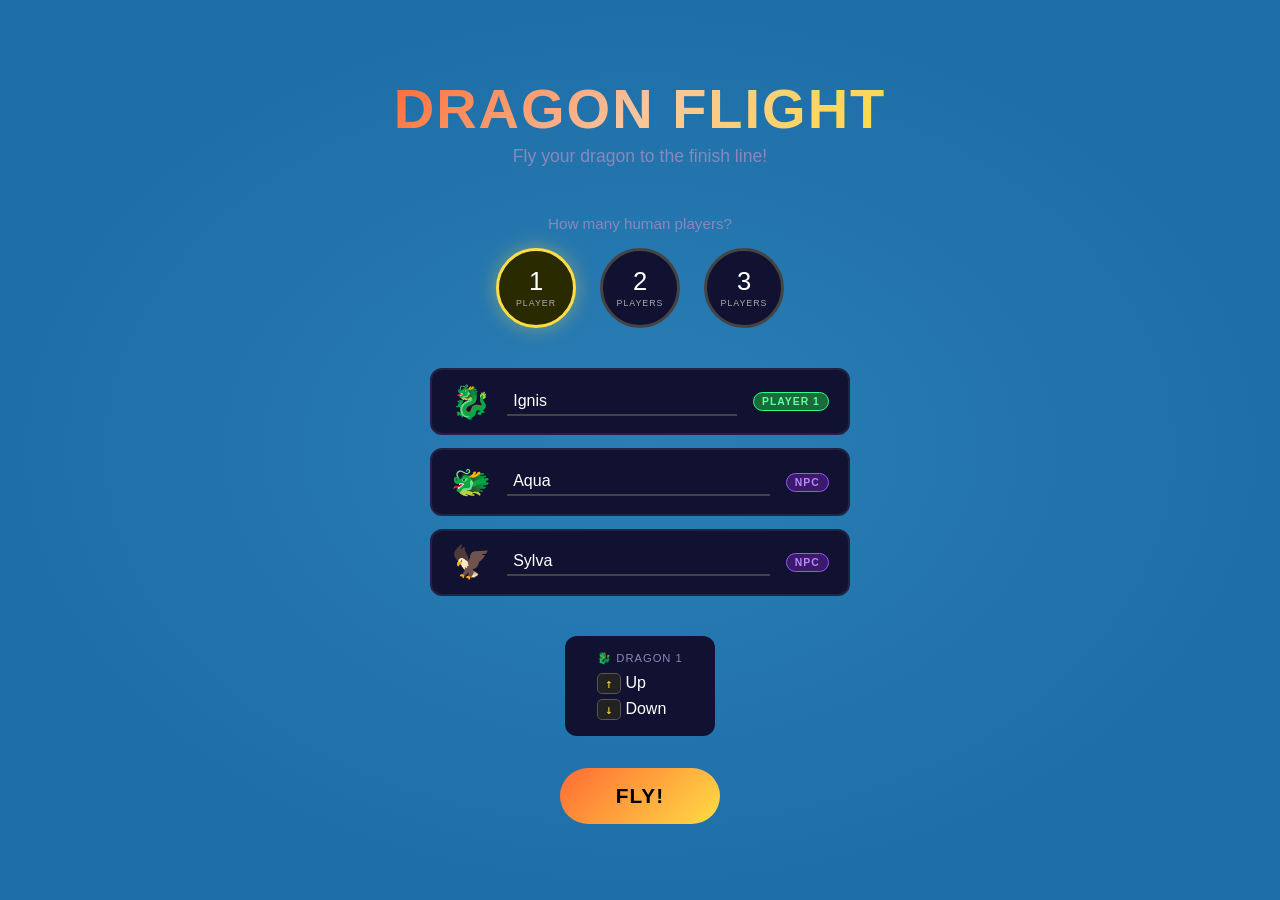
<file: games/dragon-flight/index.html>
<!DOCTYPE html>
<html lang="en">
<head>
  <meta charset="UTF-8" />
  <meta name="viewport" content="width=device-width, initial-scale=1.0" />
  <title>Dragon Flight</title>
  <style>
    * { margin: 0; padding: 0; box-sizing: border-box; }
    body {
      background: #1e6fa8;
      font-family: 'Segoe UI', sans-serif;
      color: #fff;
      overflow: hidden;
      height: 100vh;
      display: flex;
      align-items: center;
      justify-content: center;
    }

    #app { width: 100vw; height: 100vh; position: relative; }

    /* ── SCREENS ── */
    .screen {
      position: absolute; inset: 0;
      display: flex; flex-direction: column;
      align-items: center; justify-content: center;
      background: radial-gradient(ellipse at center, #2a7db5 0%, #1e6fa8 70%);
    }
    .screen.hidden { display: none; }

    h1 {
      font-size: 3.5rem;
      font-weight: 900;
      background: linear-gradient(135deg, #ff6b35, #f7c59f, #ffdd44);
      -webkit-background-clip: text;
      -webkit-text-fill-color: transparent;
      text-shadow: none;
      margin-bottom: 0.3rem;
      letter-spacing: 2px;
    }
    h2 { font-size: 1.8rem; color: #aaa; margin-bottom: 2rem; }

    .subtitle { color: #8888bb; margin-bottom: 3rem; font-size: 1.1rem; }

    /* Player count selector */
    .player-select {
      display: flex; gap: 1.5rem; margin-bottom: 2.5rem;
    }
    .player-btn {
      width: 80px; height: 80px;
      border-radius: 50%;
      border: 3px solid #444;
      background: #111132;
      color: #fff;
      font-size: 1.6rem;
      cursor: pointer;
      transition: all 0.2s;
      display: flex; flex-direction: column;
      align-items: center; justify-content: center;
      gap: 2px;
    }
    .player-btn span { font-size: 0.55rem; color: #aaa; text-transform: uppercase; letter-spacing: 1px; }
    .player-btn:hover { border-color: #ff6b35; transform: scale(1.08); }
    .player-btn.active {
      border-color: #ffdd44;
      background: #2a2a00;
      box-shadow: 0 0 20px #ffdd4466;
    }

    /* Dragon config rows */
    .dragon-config { display: flex; flex-direction: column; gap: 0.8rem; margin-bottom: 2.5rem; width: 420px; }
    .dragon-row {
      display: flex; align-items: center; gap: 1rem;
      background: #111132; border-radius: 12px; padding: 0.8rem 1.2rem;
      border: 2px solid #222244;
    }
    .dragon-row .emoji { font-size: 2rem; }
    .dragon-row .name-input {
      flex: 1; background: transparent; border: none;
      border-bottom: 2px solid #444; color: #fff;
      font-size: 1rem; padding: 4px 6px;
      outline: none;
    }
    .dragon-row .name-input:focus { border-bottom-color: #ffdd44; }
    .dragon-row .badge {
      font-size: 0.65rem; padding: 3px 8px; border-radius: 20px;
      text-transform: uppercase; letter-spacing: 1px; font-weight: 700;
    }
    .badge.human { background: #1a6b3a; color: #5dffa0; border: 1px solid #2dff8a; }
    .badge.npc   { background: #3a1a6b; color: #bb88ff; border: 1px solid #9955ff; }

    /* Controls legend */
    .controls-legend {
      display: flex; gap: 2rem; margin-bottom: 2rem;
      background: #111132; border-radius: 12px; padding: 1rem 2rem;
    }
    .ctrl-col { display: flex; flex-direction: column; gap: 0.3rem; }
    .ctrl-label { font-size: 0.7rem; text-transform: uppercase; color: #8888bb; letter-spacing: 1px; margin-bottom: 0.2rem; }
    .ctrl-key {
      display: inline-block; background: #222; border: 1px solid #555;
      border-radius: 5px; padding: 2px 7px; font-size: 0.8rem;
      color: #ffdd44; font-family: monospace;
    }

    .start-btn {
      padding: 1rem 3.5rem; font-size: 1.3rem;
      background: linear-gradient(135deg, #ff6b35, #ffdd44);
      color: #000; font-weight: 800; border: none;
      border-radius: 50px; cursor: pointer;
      transition: transform 0.15s, box-shadow 0.15s;
      letter-spacing: 1px;
    }
    .start-btn:hover { transform: scale(1.06); box-shadow: 0 0 30px #ff6b3588; }

    /* ── CANVAS SCREEN ── */
    #game-screen {
      position: absolute; inset: 0;
      display: flex; flex-direction: column;
    }
    #game-screen.hidden { display: none; }
    #gameCanvas { display: block; width: 100%; height: 100%; }

    /* ── WIN SCREEN ── */
    #win-screen .trophy { font-size: 5rem; margin-bottom: 1rem; }
    #win-screen .winner-text { font-size: 2.5rem; margin-bottom: 0.5rem; }
    #win-screen .winner-sub  { color: #aaa; margin-bottom: 2.5rem; font-size: 1.1rem; }

    /* ── HUD overlay ── */
    #hud {
      position: absolute; top: 0; left: 0; right: 0;
      display: flex; justify-content: space-around;
      padding: 10px 20px; pointer-events: none;
      background: linear-gradient(to bottom, #0008, transparent);
    }
    .hud-card {
      display: flex; flex-direction: column; align-items: center;
      min-width: 90px;
    }
    .hud-name { font-size: 0.75rem; text-transform: uppercase; letter-spacing: 1px; margin-bottom: 3px; }
    .hud-status { font-size: 0.7rem; height: 16px; }
    .hud-bar-bg {
      width: 80px; height: 6px; background: #333;
      border-radius: 3px; overflow: hidden; margin-top: 3px;
    }
    .hud-bar { height: 100%; background: #44ff88; border-radius: 3px; transition: width 0.1s; }
  </style>
</head>
<body>
<div id="app">

  <!-- START SCREEN -->
  <div id="start-screen" class="screen">
    <h1>DRAGON FLIGHT</h1>
    <p class="subtitle">Fly your dragon to the finish line!</p>

    <div style="margin-bottom:1rem; color:#8888bb; font-size:0.95rem;">How many human players?</div>
    <div class="player-select">
      <button class="player-btn active" data-count="1">1<span>player</span></button>
      <button class="player-btn" data-count="2">2<span>players</span></button>
      <button class="player-btn" data-count="3">3<span>players</span></button>
    </div>

    <div class="dragon-config" id="dragon-config">
      <!-- filled by JS -->
    </div>

    <div class="controls-legend" id="controls-legend">
      <!-- filled by JS -->
    </div>

    <button class="start-btn" id="start-btn">FLY!</button>
  </div>

  <!-- GAME SCREEN -->
  <div id="game-screen" class="hidden">
    <div id="hud"></div>
    <canvas id="gameCanvas"></canvas>
  </div>

  <!-- WIN SCREEN -->
  <div id="win-screen" class="screen hidden">
    <div class="trophy">🏆</div>
    <div class="winner-text" id="winner-text"></div>
    <div class="winner-sub" id="winner-sub"></div>
    <button class="start-btn" id="play-again-btn">PLAY AGAIN</button>
  </div>

</div>
<script src="game.js"></script>
</body>
</html>
</file>
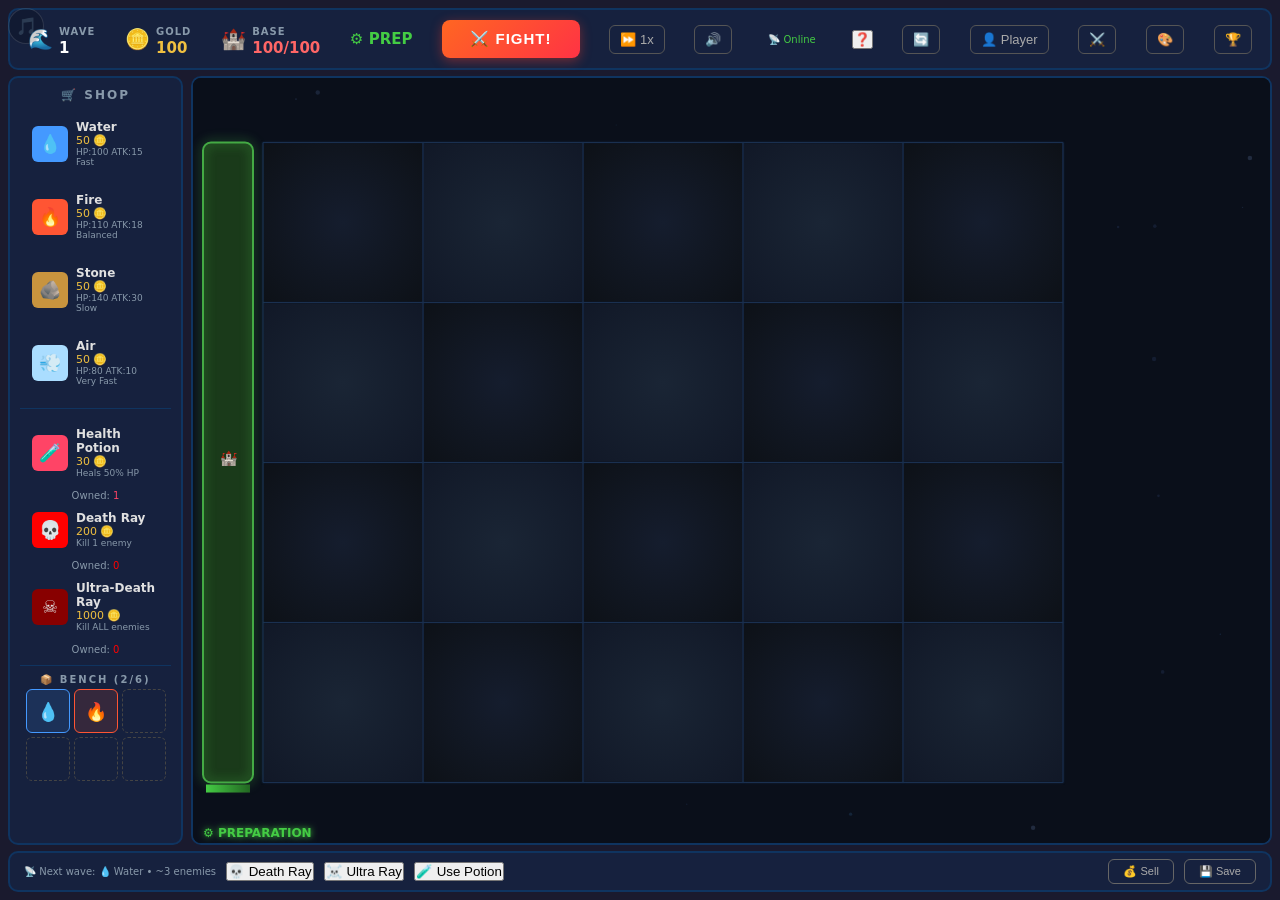
<file: games/elemental-merge/index.html>
<!DOCTYPE html>
<html lang="en">
<head>
<meta charset="UTF-8">
<meta name="viewport" content="width=device-width, initial-scale=1.0">
<title>Elemental Merge — Retro Games</title>
<style>
*,*::before,*::after{box-sizing:border-box;margin:0;padding:0}
:root{
  --bg:#1a1a2e;--panel-bg:#16213e;--border:#0f3460;--gold:#f0c040;
  --text:#e0e0e0;--text-dim:#8899aa;--hp-bar:#44cc44;--hp-bg:#333;--danger:#ff3344;
}
body{
  background:var(--bg);color:var(--text);
  font-family:'Segoe UI',system-ui,sans-serif;
  display:flex;justify-content:center;align-items:center;
  min-height:100vh;overflow-x:hidden;
  user-select:none;-webkit-user-select:none;
}
#game-container{
  display:flex;flex-direction:column;
  width:100%;
  height:100vh;padding:8px;gap:6px;
}
#top-bar{
  display:flex;align-items:center;justify-content:space-between;
  background:var(--panel-bg);border:2px solid var(--border);
  border-radius:10px;padding:10px 18px;gap:12px;flex-shrink:0;
}
#top-bar .stat{display:flex;align-items:center;gap:6px;font-size:15px;font-weight:600;}
#top-bar .stat .icon{font-size:20px;}
#top-bar .stat .label{color:var(--text-dim);font-size:10px;text-transform:uppercase;letter-spacing:1px;}
#gold-display{color:var(--gold);}
#wave-display{color:#fff;}
#base-hp-display{color:#ff6666;}

#btn-fight{
  padding:10px 28px;font-size:15px;font-weight:700;
  border:none;border-radius:8px;cursor:pointer;
  background:linear-gradient(135deg,#ff6622,#ff3344);color:#fff;
  letter-spacing:1px;text-transform:uppercase;
  transition:transform .1s,box-shadow .1s;
  box-shadow:0 3px 12px rgba(255,60,40,.4);
}
#btn-fight:hover{transform:scale(1.05);box-shadow:0 4px 18px rgba(255,60,40,.6);}
#btn-fight:active{transform:scale(.97);}
#btn-fight:disabled{background:#555;box-shadow:none;cursor:not-allowed;transform:none;}

#btn-speed,#btn-mute-small,#btn-restart,#btn-profile,#btn-duel,#btn-theme,#btn-leaderboard{
  padding:6px 10px;border:1px solid #555;background:transparent;color:#aaa;
  border-radius:6px;cursor:pointer;font-size:13px;transition:all .15s;
}
#btn-speed:hover,#btn-mute-small:hover,#btn-restart:hover,#btn-profile:hover,#btn-duel:hover,#btn-theme:hover,#btn-leaderboard:hover{border-color:#aaa;color:#fff;background:rgba(255,255,255,.05);}

#main-area{display:flex;gap:8px;flex:1;min-height:0;}
#shop-panel{
  display:flex;flex-direction:column;gap:6px;
  width:175px;flex-shrink:0;
  background:var(--panel-bg);border:2px solid var(--border);
  border-radius:10px;padding:10px;overflow-y:auto;
}
#shop-panel h3{text-align:center;font-size:12px;text-transform:uppercase;letter-spacing:2px;color:var(--text-dim);margin-bottom:2px;}
.shop-unit{
  display:flex;align-items:center;gap:8px;padding:8px 10px;
  border-radius:8px;cursor:pointer;border:2px solid transparent;transition:all .15s;
}
.shop-unit:hover{border-color:rgba(255,255,255,.3);background:rgba(255,255,255,.05);}
.shop-unit:active{transform:scale(.96);}
.shop-unit .shop-icon{
  width:36px;height:36px;border-radius:6px;
  display:flex;align-items:center;justify-content:center;font-size:18px;flex-shrink:0;
}
.shop-unit .shop-info{flex:1;min-width:0;}
.shop-unit .shop-name{font-size:12px;font-weight:600;}
.shop-unit .shop-cost{font-size:11px;color:var(--gold);}
.shop-unit .shop-stats{font-size:9px;color:var(--text-dim);}

#bench-area{margin-top:4px;padding-top:8px;border-top:1px solid var(--border);}
#bench-area h4{font-size:10px;text-transform:uppercase;letter-spacing:2px;color:var(--text-dim);text-align:center;margin-bottom:4px;}
#bench-slots{display:flex;flex-wrap:wrap;gap:4px;justify-content:center;}
.bench-slot{
  width:44px;height:44px;border:1px dashed #444;border-radius:6px;
  display:flex;align-items:center;justify-content:center;cursor:pointer;transition:all .15s;
}
.bench-slot:hover{border-color:#888;}
.bench-slot.occupied{border-style:solid;border-color:#666;}

#canvas-wrapper{
  flex:1;background:#0d1117;min-width:400px;min-height:320px;border:2px solid var(--border);
  border-radius:10px;overflow:hidden;position:relative;
}
canvas{display:block;width:100%;height:100%;min-height:320px;}

#bottom-bar{
  display:flex;gap:10px;align-items:center;
  background:var(--panel-bg);border:2px solid var(--border);
  border-radius:10px;padding:6px 14px;flex-shrink:0;font-size:12px;min-height:40px;
}
#bottom-bar .info-text{color:var(--text-dim);font-size:10px;}
#btn-sell,#btn-save{
  padding:5px 14px;border:1px solid #666;background:transparent;color:#aaa;
  border-radius:6px;cursor:pointer;font-size:11px;transition:all .15s;
}
#btn-sell:hover,#btn-save:hover{border-color:#aaa;color:#fff;}
#btn-sell{margin-left:auto;}

.overlay{
  position:fixed;inset:0;background:rgba(0,0,0,.75);
  display:flex;align-items:center;justify-content:center;z-index:100;animation:fadeIn .2s ease;
}
.overlay-box{
  background:var(--panel-bg);border:2px solid var(--border);
  border-radius:14px;padding:24px 32px;text-align:center;max-width:440px;max-height:88vh;overflow-y:auto;animation:popIn .25s ease;
}
.overlay-box h2{font-size:24px;margin-bottom:8px;}
.overlay-box p{color:var(--text-dim);margin-bottom:14px;line-height:1.5;font-size:13px;}
.overlay-box button{
  padding:10px 24px;font-size:14px;font-weight:700;
  border:none;border-radius:8px;cursor:pointer;margin:4px;transition:transform .1s;
}
.overlay-box button:hover{transform:scale(1.04);}
.overlay-box button.primary{background:#44aaff;color:#fff;}
.overlay-box button.warn{background:#ff5533;color:#fff;}

.achievement-toast{
  position:fixed;top:20px;right:20px;
  background:var(--panel-bg);border:2px solid #f0c040;
  border-radius:10px;padding:12px 18px;z-index:200;
  animation:slideIn .3s ease,fadeOut .3s ease 2.5s forwards;
  font-size:13px;font-weight:600;color:var(--gold);
}

@keyframes fadeIn{from{opacity:0}to{opacity:1}}
@keyframes popIn{from{transform:scale(.9);opacity:0}to{transform:scale(1);opacity:1}}
@keyframes slideIn{from{transform:translateX(120%)}to{transform:translateX(0)}}
@keyframes fadeOut{from{opacity:1}to{opacity:0}}
@keyframes coinDrop{0%{transform:translateY(-60px) rotate(0deg);opacity:1}100%{transform:translateY(60px) rotate(360deg);opacity:0}}
@keyframes shimmer{0%,100%{filter:brightness(1)}50%{filter:brightness(1.4)}}

@media(max-width:850px){
  #game-container{min-width:unset;max-height:unset;height:auto;}
  #main-area{flex-direction:column;}
  #shop-panel{width:100%;flex-direction:row;flex-wrap:wrap;justify-content:center;}
  #shop-panel h3{width:100%;}
  #canvas-wrapper{min-height:320px;}
}
</style>
</head>
<body>
<div id="game-container">
  <div id="top-bar">
    <div class="stat"><span class="icon">🌊</span><div><span class="label">Wave</span><br><span id="wave-display">1</span></div></div>
    <div class="stat"><span class="icon">🪙</span><div><span class="label">Gold</span><br><span id="gold-display">100</span></div></div>
    <div class="stat"><span class="icon">🏰</span><div><span class="label">Base</span><br><span id="base-hp-display">100</span></div></div>
    <div class="stat" id="phase-indicator" style="color:#44cc44;">⚙️ PREP</div>
    <button id="btn-fight">⚔️ Fight!</button>
    <button id="btn-speed" title="Toggle combat speed">⏩ 1x</button>
    <button id="btn-mute-small" title="Mute">🔊</button>
    <span id="online-indicator" style="font-size:10px;padding:2px 6px;border-radius:4px;">📡</span>
    <button id="btn-help" title="How to play">❓</button>
    <button id="btn-restart" title="Restart game">🔄</button>
    <button id="btn-profile" title="Switch account" style="font-size:13px;">👤</button>
    <button id="btn-duel" title="Duel another player" style="font-size:13px;">⚔️</button>
    <button id="btn-theme" title="Change theme" style="font-size:13px;">🎨</button>
    <button id="btn-leaderboard" title="Leaderboard" style="font-size:13px;">🏆</button>
  </div>
  <button id="btn-exit-duel" onclick="exitDuel()" style="display:none;position:fixed;bottom:18px;left:50%;transform:translateX(-50%);z-index:90;padding:10px 22px;border:1px solid #ff6666;background:rgba(0,0,0,.65);color:#ff8888;border-radius:10px;cursor:pointer;font-size:14px;font-weight:700;">✕ Exit duel</button>
  <div id="main-area">
    <div id="shop-panel">
      <h3>🛒 Shop</h3>
      <div class="shop-unit" data-element="water">
        <div class="shop-icon" style="background:#4499ff;">💧</div>
        <div class="shop-info"><div class="shop-name">Water</div><div class="shop-cost">50 🪙</div><div class="shop-stats">HP:100 ATK:15 Fast</div></div>
      </div>
      <div class="shop-unit" data-element="fire">
        <div class="shop-icon" style="background:#ff5533;">🔥</div>
        <div class="shop-info"><div class="shop-name">Fire</div><div class="shop-cost">50 🪙</div><div class="shop-stats">HP:110 ATK:18 Balanced</div></div>
      </div>
      <div class="shop-unit" data-element="stone">
        <div class="shop-icon" style="background:#c8943e;">🪨</div>
        <div class="shop-info"><div class="shop-name">Stone</div><div class="shop-cost">50 🪙</div><div class="shop-stats">HP:140 ATK:30 Slow</div></div>
      </div>
      <div class="shop-unit" data-element="air">
        <div class="shop-icon" style="background:#aaddff;">💨</div>
        <div class="shop-info"><div class="shop-name">Air</div><div class="shop-cost">50 🪙</div><div class="shop-stats">HP:80 ATK:10 Very Fast</div></div>
      </div>
      <div style="margin-top:6px;padding-top:8px;border-top:1px solid var(--border);">
        <div class="shop-unit" id="shop-potion" style="cursor:pointer;">
          <div class="shop-icon" style="background:#ff4466;">🧪</div>
          <div class="shop-info"><div class="shop-name">Health Potion</div><div class="shop-cost">30 🪙</div><div class="shop-stats">Heals 50% HP</div></div>
        </div>
        <div style="text-align:center;font-size:10px;color:var(--text-dim);margin-top:2px;">Owned: <span id="potion-count" style="color:#ff4466;">1</span></div>
        <div class="shop-unit" id="shop-deathray" style="cursor:pointer;">
          <div class="shop-icon" style="background:#ff0000;">💀</div>
          <div class="shop-info"><div class="shop-name">Death Ray</div><div class="shop-cost">200 🪙</div><div class="shop-stats">Kill 1 enemy</div></div>
        </div>
        <div style="text-align:center;font-size:10px;color:var(--text-dim);margin-top:2px;">Owned: <span id="deathray-count" style="color:#ff0000;">0</span></div>
        <div class="shop-unit" id="shop-ultraray" style="cursor:pointer;">
          <div class="shop-icon" style="background:#880000;">☠️</div>
          <div class="shop-info"><div class="shop-name">Ultra-Death Ray</div><div class="shop-cost">1000 🪙</div><div class="shop-stats">Kill ALL enemies</div></div>
        </div>
        <div style="text-align:center;font-size:10px;color:var(--text-dim);margin-top:2px;">Owned: <span id="ultraray-count" style="color:#ff0000;">0</span></div>
      </div>
      <div id="bench-area">
        <h4>📦 Bench (<span id="bench-count">0</span>/6)</h4>
        <div id="bench-slots"></div>
      </div>
    </div>
    <div id="canvas-wrapper">
      <canvas id="game-canvas"></canvas>
    </div>
  </div>
  <div id="bottom-bar">
    <span class="info-text" id="wave-preview-text"></span>
    <button id="btn-deathray" title="Kill one enemy (200g)">💀 Death Ray</button>
    <button id="btn-ultraray" title="Kill all enemies (1000g)">☠️ Ultra Ray</button>
    <button id="btn-potion">🧪 Use Potion</button>
    <button id="btn-sell">💰 Sell</button>
    <button id="btn-save">💾 Save</button>
  </div>
</div>
<div id="overlay-container"></div>

<script>
/* ============================================================
   ELEMENTAL MERGE — Complete Game
   ============================================================ */

// ─── CONSTANTS ──────────────────────────────────────────────
const GRID_ROWS = 4, GRID_COLS = 5, BENCH_MAX = 6, BASE_MAX_HP = 100;
const COUNTER_DMG = 2.0;   // Bonus damage multiplier for counters
const ATK_RANGE = 4;       // Grid cells ahead a unit can attack
const TIER_HP = [1, 1.5, 2.2, 3.2, 4.5, 6.5, 9.0, 13, 18, 25];
const TIER_ATK = [1, 1.4, 2.0, 2.8, 4.0, 5.5, 7.5, 10, 14, 20];
const BUY_COST_T1 = 50;
const SELL_PCT = 0.5;

// ─── ELEMENT DATA ───────────────────────────────────────────
const EL = {
  water: { name:'Water', color:'#4499ff', glow:'#88bbff', emoji:'💧', shape:'circle', hp:100, atk:15, spd:0.75, counters:['fire'],
    ability:{name:'Tidal Wave',cd:10,icon:'🌊',desc:'Splash damage to all enemies in row',dmgPct:0.6,type:'aoe_row'} },
  fire:  { name:'Fire',  color:'#ff5533', glow:'#ff8866', emoji:'🔥', shape:'diamond',hp:110, atk:18, spd:1.0,  counters:['air'],
    ability:{name:'Fire Blast',cd:10,icon:'💥',desc:'Massive single-target damage',dmgPct:0.9,type:'nuke'} },
  stone: { name:'Stone', color:'#c8943e', glow:'#ddb866', emoji:'🪨', shape:'square', hp:140, atk:30, spd:1.6,  counters:['water'],
    ability:{name:'Earthen Shield',cd:12,icon:'🛡️',desc:'Block 1 hit completely',type:'shield'} },
  air:   { name:'Air',   color:'#aaddff', glow:'#ddeeff', emoji:'💨', shape:'triangle',hp:80, atk:10, spd:0.5, counters:['stone'],
    ability:{name:'Gale Force',cd:8,icon:'💨',desc:'Double attack speed for 3s',type:'haste',duration:3} },
};

// Match unit type names to their element for stats reference
function elOf(type) {
  for (const [k, v] of Object.entries(EL))
    if (v.name.toLowerCase() === type) return k;
  return 'fire'; // fallback
}

// ─── MERGE RECIPES ──────────────────────────────────────────
// key: sorted "typeA|typeB" → { name, element, tier, isHybrid?, elements[], counters[], color?, emoji? }
const RECIPES = {
  // ===== WATER (pure) =====
  'water|water':     { name:'Wave',            element:'water', tier:1 },
  'wave|wave':       { name:'Sea',             element:'water', tier:2 },
  'sea|sea':         { name:'Leviathan',       element:'water', tier:3 },
  'leviathan|leviathan':      { name:'Abyssal Lord',    element:'water', tier:4 },
  'abyssal lord|abyssal lord': { name:'Tidal God',      element:'water', tier:5 },
  'tidal god|tidal god':       { name:'Ocean Primordial',element:'water', tier:6 },
  'ocean primordial|ocean primordial': { name:'Aqua Deity', element:'water', tier:7 },
  'aqua deity|aqua deity':      { name:'Neptulon',        element:'water', tier:8 },
  'neptulon|neptulon':          { name:'Poseidon\'s Wrath', element:'water', tier:9 },

  // ===== FIRE (pure) =====
  'fire|fire':       { name:'Blaze',           element:'fire',  tier:1 },
  'blaze|blaze':     { name:'Inferno',         element:'fire',  tier:2 },
  'inferno|inferno': { name:'Phoenix King',    element:'fire',  tier:3 },
  'phoenix king|phoenix king':  { name:'Solar Lord',     element:'fire',  tier:4 },
  'solar lord|solar lord':      { name:'Nova Emperor',   element:'fire',  tier:5 },
  'nova emperor|nova emperor':  { name:'Supernova',      element:'fire',  tier:6 },
  'supernova|supernova':        { name:'Hellfire God',   element:'fire',  tier:7 },
  'hellfire god|hellfire god':  { name:'Apocalypse',     element:'fire',  tier:8 },
  'apocalypse|apocalypse':      { name:'Cosmic Flame',   element:'fire',  tier:9 },

  // ===== STONE (pure) =====
  'stone|stone':     { name:'Concrete',         element:'stone', tier:1 },
  'concrete|concrete': { name:'Crystal',        element:'stone', tier:2, emoji:'💎' },
  'crystal|crystal':   { name:'Mountain Titan', element:'stone', tier:3, emoji:'⛰️' },
  'mountain titan|mountain titan': { name:'Diamond Colossus', element:'stone', tier:4 },
  'diamond colossus|diamond colossus': { name:'Earthshaker', element:'stone', tier:5 },
  'earthshaker|earthshaker':       { name:'Tectonic Behemoth', element:'stone', tier:6 },
  'tectonic behemoth|tectonic behemoth': { name:'Gaia\'s Wrath', element:'stone', tier:7 },
  'gaia\'s wrath|gaia\'s wrath':     { name:'World Forger',    element:'stone', tier:8 },
  'world forger|world forger':       { name:'Cosmic Bedrock',  element:'stone', tier:9 },

  // ===== AIR (pure) =====
  'air|air':         { name:'Wind',            element:'air',   tier:1 },
  'wind|wind':       { name:'Storm',           element:'air',   tier:2 },
  'storm|storm':     { name:'Sky Dragon',      element:'air',   tier:3 },
  'sky dragon|sky dragon':      { name:'Tempest Wyrm',    element:'air',   tier:4 },
  'tempest wyrm|tempest wyrm':  { name:'Void Storm',      element:'air',   tier:5 },
  'void storm|void storm':      { name:'Hurricane God',   element:'air',   tier:6 },
  'hurricane god|hurricane god': { name:'Celestial Zephyr', element:'air', tier:7 },
  'celestial zephyr|celestial zephyr': { name:'Astral Wind', element:'air', tier:8 },
  'astral wind|astral wind':    { name:'Eternal Cyclone', element:'air',   tier:9 },

  // ===== RAIN (water+air hybrid) =====
  'air|water':       { name:'Rain',     element:'water', tier:1, isHybrid:true, elements:['water','air'], counters:['fire','stone'], color:'#77bbee', emoji:'🌧️' },
  'rain|rain':       { name:'Monsoon',  element:'water', tier:2, isHybrid:true, elements:['water','air'], counters:['fire','stone'], color:'#5588cc', emoji:'⛈️' },
  'monsoon|monsoon': { name:'Hurricane',element:'water', tier:3, isHybrid:true, elements:['water','air'], counters:['fire','stone'], color:'#3366aa', emoji:'🌀' },
  'hurricane|hurricane': { name:'Typhoon', element:'water', tier:4, isHybrid:true, elements:['water','air'], counters:['fire','stone'], color:'#2255aa', emoji:'🌪️' },
  'typhoon|typhoon':     { name:'Deluge',  element:'water', tier:5, isHybrid:true, elements:['water','air'], counters:['fire','stone'], color:'#1144aa', emoji:'🌊' },
  'deluge|deluge':       { name:'Flood Eternal', element:'water', tier:6, isHybrid:true, elements:['water','air'], counters:['fire','stone'], color:'#0033aa', emoji:'💧' },
  'flood eternal|flood eternal': { name:'Storm Nexus', element:'water', tier:7, isHybrid:true, elements:['water','air'], counters:['fire','stone'], color:'#0022cc', emoji:'⚡' },
  'storm nexus|storm nexus':     { name:'Tempest Primordial', element:'water', tier:8, isHybrid:true, elements:['water','air'], counters:['fire','stone'], color:'#0011dd', emoji:'🌌' },
  'tempest primordial|tempest primordial': { name:'Cataclysm', element:'water', tier:9, isHybrid:true, elements:['water','air'], counters:['fire','stone'], color:'#0000ff', emoji:'💥' },

  // ===== LAVA (fire+stone hybrid) =====
  'fire|stone':      { name:'Lava',     element:'fire',  tier:1, isHybrid:true, elements:['fire','stone'], counters:['air','water'], color:'#dd5522', emoji:'🌋' },
  'lava|lava':       { name:'Magma',    element:'fire',  tier:2, isHybrid:true, elements:['fire','stone'], counters:['air','water'], color:'#cc3311', emoji:'🌋' },
  'magma|magma':     { name:'Volcano',  element:'fire',  tier:3, isHybrid:true, elements:['fire','stone'], counters:['air','water'], color:'#aa2200', emoji:'🌋' },
  'volcano|volcano':       { name:'Eruption',      element:'fire', tier:4, isHybrid:true, elements:['fire','stone'], counters:['air','water'], color:'#991100', emoji:'💥' },
  'eruption|eruption':     { name:'Caldera',       element:'fire', tier:5, isHybrid:true, elements:['fire','stone'], counters:['air','water'], color:'#880000', emoji:'🔥' },
  'caldera|caldera':       { name:'Pyroclasm',     element:'fire', tier:6, isHybrid:true, elements:['fire','stone'], counters:['air','water'], color:'#770000', emoji:'☄️' },
  'pyroclasm|pyroclasm':   { name:'Magma Titan',   element:'fire', tier:7, isHybrid:true, elements:['fire','stone'], counters:['air','water'], color:'#660000', emoji:'👹' },
  'magma titan|magma titan': { name:'Tectonic Inferno', element:'fire', tier:8, isHybrid:true, elements:['fire','stone'], counters:['air','water'], color:'#550000', emoji:'🌍' },
  'tectonic inferno|tectonic inferno': { name:'Core of the World', element:'fire', tier:9, isHybrid:true, elements:['fire','stone'], counters:['air','water'], color:'#440000', emoji:'🪐' },

  // ===== MUD (water+stone hybrid) =====
  'stone|water':     { name:'Mud',       element:'stone', tier:1, isHybrid:true, elements:['water','stone'], counters:['fire','air'], color:'#998844', emoji:'🟫' },
  'mud|mud':         { name:'Quake',     element:'stone', tier:2, isHybrid:true, elements:['water','stone'], counters:['fire','air'], color:'#776633', emoji:'🏔️' },
  'quake|quake':     { name:'Landslide', element:'stone', tier:3, isHybrid:true, elements:['water','stone'], counters:['fire','air'], color:'#665522', emoji:'⛰️' },
  'landslide|landslide':   { name:'Tsunami Wall',  element:'stone', tier:4, isHybrid:true, elements:['water','stone'], counters:['fire','air'], color:'#554411', emoji:'🌊' },
  'tsunami wall|tsunami wall': { name:'Terra Aqua', element:'stone', tier:5, isHybrid:true, elements:['water','stone'], counters:['fire','air'], color:'#443300', emoji:'🏝️' },
  'terra aqua|terra aqua':     { name:'Mudslide Titan', element:'stone', tier:6, isHybrid:true, elements:['water','stone'], counters:['fire','air'], color:'#332200', emoji:'🗿' },
  'mudslide titan|mudslide titan': { name:'Swamp God', element:'stone', tier:7, isHybrid:true, elements:['water','stone'], counters:['fire','air'], color:'#221100', emoji:'🐊' },
  'swamp god|swamp god':       { name:'Terraqueous', element:'stone', tier:8, isHybrid:true, elements:['water','stone'], counters:['fire','air'], color:'#110000', emoji:'🌍' },
  'terraqueous|terraqueous':   { name:'Primordial Ooze', element:'stone', tier:9, isHybrid:true, elements:['water','stone'], counters:['fire','air'], color:'#000000', emoji:'🦠' },

  // ===== SPARK (fire+air hybrid) =====
  'air|fire':        { name:'Spark',     element:'air',   tier:1, isHybrid:true, elements:['fire','air'], counters:['stone','water'], color:'#ff9933', emoji:'⚡' },
  'spark|spark':     { name:'Thunder',   element:'air',   tier:2, isHybrid:true, elements:['fire','air'], counters:['stone','water'], color:'#ffcc00', emoji:'⚡' },
  'thunder|thunder': { name:'Lightning', element:'air',   tier:3, isHybrid:true, elements:['fire','air'], counters:['stone','water'], color:'#ffff00', emoji:'⚡' },
  'lightning|lightning':   { name:'Plasma Storm',  element:'air', tier:4, isHybrid:true, elements:['fire','air'], counters:['stone','water'], color:'#ffdd00', emoji:'🌩️' },
  'plasma storm|plasma storm': { name:'Ion Titan', element:'air', tier:5, isHybrid:true, elements:['fire','air'], counters:['stone','water'], color:'#ffbb00', emoji:'👽' },
  'ion titan|ion titan':       { name:'Thunder God', element:'air', tier:6, isHybrid:true, elements:['fire','air'], counters:['stone','water'], color:'#ff9900', emoji:'⚡' },
  'thunder god|thunder god':   { name:'Celestial Bolt', element:'air', tier:7, isHybrid:true, elements:['fire','air'], counters:['stone','water'], color:'#ff7700', emoji:'🌟' },
  'celestial bolt|celestial bolt': { name:'Quantum Surge', element:'air', tier:8, isHybrid:true, elements:['fire','air'], counters:['stone','water'], color:'#ff5500', emoji:'💫' },
  'quantum surge|quantum surge':   { name:'Cosmic Lightning', element:'air', tier:9, isHybrid:true, elements:['fire','air'], counters:['stone','water'], color:'#ff3300', emoji:'🌌' },
};

// ─── AUDIO ──────────────────────────────────────────────────
let audioCtx = null, muted = false;
let ambientNodes = null;
let ambientStarted=false;
function initAudio() { if(!audioCtx) try{audioCtx=new(window.AudioContext||window.webkitAudioContext)()}catch(e){}; if(!ambientStarted){ambientStarted=true;startAmbient();} }
function tone(f,d,t='square',v=0.06,r=true) {
  if(muted||!audioCtx)return;
  try{
    const o=audioCtx.createOscillator(),g=audioCtx.createGain();
    o.type=t;o.frequency.setValueAtTime(f,audioCtx.currentTime);
    g.gain.setValueAtTime(v,audioCtx.currentTime);
    if(r)g.gain.exponentialRampToValueAtTime(0.001,audioCtx.currentTime+d);
    o.connect(g);g.connect(audioCtx.destination);
    o.start();o.stop(audioCtx.currentTime+d);
  }catch(e){}
}
function startAmbient(intense){
  if(!audioCtx||muted)return;
  stopAmbient();
  const now=audioCtx.currentTime;
  const vol=intense?0.04:0.02;
  const mg=audioCtx.createGain();mg.gain.setValueAtTime(0,now);mg.gain.linearRampToValueAtTime(vol,now+1);
  // Low drone (higher and edgier during combat)
  const o1=audioCtx.createOscillator();o1.type=intense?'saw':'sine';
  o1.frequency.setValueAtTime(intense?82:55,now);
  const g1=audioCtx.createGain();g1.gain.setValueAtTime(intense?0.25:0.3,now);
  o1.connect(g1);g1.connect(mg);o1.start(now);
  // Harmony
  const o2=audioCtx.createOscillator();o2.type=intense?'triangle':'sine';
  o2.frequency.setValueAtTime(intense?110:82.4,now);
  const g2=audioCtx.createGain();g2.gain.setValueAtTime(intense?0.12:0.15,now);
  o2.connect(g2);g2.connect(mg);o2.start(now);
  // Pulse rhythm during combat
  if(intense){
    const o3=audioCtx.createOscillator();o3.type='square';o3.frequency.setValueAtTime(2,now);
    const g3=audioCtx.createGain();g3.gain.setValueAtTime(0.08,now);
    o3.connect(g3);g3.connect(mg);o3.start(now);
    const lfo=audioCtx.createOscillator();lfo.type='saw';lfo.frequency.setValueAtTime(0.3,now);
    const lfoG=audioCtx.createGain();lfoG.gain.setValueAtTime(5,now);
    lfo.connect(lfoG);lfoG.connect(o1.frequency);lfo.start(now);
    ambientNodes={o1,o2,o3,lfo,g1,g2,g3,lfoG,mg};
  }else{
    const lfo=audioCtx.createOscillator();lfo.type='sine';lfo.frequency.setValueAtTime(0.15,now);
    const lfoG=audioCtx.createGain();lfoG.gain.setValueAtTime(3,now);
    lfo.connect(lfoG);lfoG.connect(o1.frequency);lfo.start(now);
    ambientNodes={o1,o2,lfo,g1,g2,lfoG,mg};
  }
  mg.connect(audioCtx.destination);
}
function stopAmbient(){
  if(ambientNodes){try{Object.values(ambientNodes).forEach(n=>{try{n.stop()}catch(e){}});}catch(e){}ambientNodes=null;}
}
function sfx(s){switch(s){
  case'buy':tone(520,.1);break; case'merge':tone(660,.15,'tri');setTimeout(()=>tone(880,.12,'tri'),80);break;
  case'place':tone(400,.06,'sine',.04);break; case'attack':tone(180,.08,'saw',.04);break;
  case'edie':tone(300,.1);setTimeout(()=>tone(200,.08),60);break;
  case'gold':tone(880,.06,'sine',.05);setTimeout(()=>tone(1100,.08,'sine',.05),70);break;
  case'wave':tone(440,.12,'tri');setTimeout(()=>tone(660,.1,'tri'),100);setTimeout(()=>tone(880,.15,'tri'),200);break;
  case'boss':tone(80,.4,'saw',.1);break;
  case'hit':tone(100,.06,'sq',.05);break; case'click':tone(700,.04,'sine',.03);break;
  case'atk_water':tone(200,.06,'sine',.04);break; case'atk_fire':tone(150,.06,'saw',.05);break;
  case'atk_stone':tone(80,.08,'tri',.06);break; case'atk_air':tone(300,.04,'sine',.03);break;
}}

// ─── GAME STATE ─────────────────────────────────────────────
let uid=0; function nuid(){return'u'+(++uid);}
const S = {
  phase:'prep', wave:1, gold:100, baseHp:BASE_MAX_HP, baseMaxHp:BASE_MAX_HP,
  potions:1, deathRays:0, ultraRays:0,
  bench:[], grid:Array.from({length:GRID_ROWS},()=>Array(GRID_COLS).fill(null)),
  enemies:[], particles:[], damageNumbers:[], goldDrops:[], attackLines:[],
  fallenUnits:[], combatTime:0, enemySpawnQueue:[], enemySpawnTimer:0, combatSpeed:1,
  bgParticles:[], shakeX:0, shakeY:0, shakeDur:0,
  duelMode:false, duelOpponent:null, duelOppUnits:[], duelOppBench:[],
  theme:localStorage.getItem('elem_theme')||'default',
  waveBanner:'', waveBannerT:0, bossBanner:'', bossBannerT:0,
  flyCoins:[],
  stats:{wavesCleared:0,totalGold:0,totalMerges:0,bossesDefeated:0},
  achievements:[], _sellMode:false,
};

// ─── UNIT FACTORY ───────────────────────────────────────────
function mkUnit(elmName, type, tier, recipeExtra) {
  const e = EL[elmName] || EL.fire;
  const t = Math.min(tier,9);
  let obj = {
    id:nuid(), element:elmName, elements:[elmName], unitType:type, tier:t,
    name:type.charAt(0).toUpperCase()+type.slice(1),
    hp:Math.floor(e.hp*TIER_HP[t]), maxHp:Math.floor(e.hp*TIER_HP[t]),
    atk:Math.floor(e.atk*TIER_ATK[t]), speed:e.spd, xp:0,
    isHybrid:false, counters:[...e.counters],
    color:e.color, glow:e.glow, emoji:e.emoji, shape:e.shape,
    attackCooldown:0, abilityCd:EL[elmName]?.ability?.cd||0, abilityActive:0, shielded:false,
    gridRow:-1, gridCol:-1,
  };
  if (recipeExtra) {
    if (recipeExtra.isHybrid) obj.isHybrid = true;
    if (recipeExtra.elements) obj.elements = recipeExtra.elements;
    if (recipeExtra.counters) obj.counters = recipeExtra.counters;
    if (recipeExtra.color) obj.color = recipeExtra.color;
    if (recipeExtra.emoji) obj.emoji = recipeExtra.emoji;
    if (recipeExtra.shape) obj.shape = recipeExtra.shape;
    obj.name = recipeExtra.name;
  }
  return obj;
}

function createBasic(elm) { return mkUnit(elm, EL[elm].name.toLowerCase(), 0, null); }

function mergeResult(a, b) {
  const keys = [a.unitType, b.unitType].sort();
  const rkey = keys[0]+'|'+keys[1];
  let recipe = RECIPES[rkey];
  if (!recipe) recipe = crossElementRecipe(a, b);
  if (!recipe) return null;
  const elm = recipe.element || a.element;
  const unit = mkUnit(elm, recipe.name.toLowerCase(), recipe.tier, recipe);
  const hpPct = (a.hp/a.maxHp + b.hp/b.maxHp)/2;
  unit.hp = Math.max(1, Math.floor(unit.maxHp * hpPct));
  unit.xp = Math.floor((a.xp+b.xp)*0.5);
  S.stats.totalMerges++;
  return unit;
}

// Same-tier pure units of different elements merge into the matching hybrid family
// (e.g. Blaze + Concrete → Magma; base Fire + base Stone → Lava via the recipe table)
function crossElementRecipe(a, b) {
  if (!a || !b || a.isHybrid || b.isHybrid) return null;
  if (a.element === b.element || a.tier !== b.tier) return null;
  const targetTier = a.tier + 1;
  for (const k in RECIPES) {
    const r = RECIPES[k];
    if (r.isHybrid && r.tier === targetTier && r.elements && r.elements.includes(a.element) && r.elements.includes(b.element)) return r;
  }
  return null;
}

function canMerge(a, b) {
  if (!a || !b || a.id===b.id) return false;
  const keys = [a.unitType, b.unitType].sort();
  return !!RECIPES[keys[0]+'|'+keys[1]] || !!crossElementRecipe(a, b);
}

// ─── UNIT HELPERS ───────────────────────────────────────────
function countersElm(unit, elm) {
  return (unit.counters||[]).includes(elm);
}
function getUnitCounters(u) {
  return u.counters || [];
}
function sellVal(u) { return Math.floor(BUY_COST_T1 * TIER_HP[Math.min(u.tier,9)] * SELL_PCT); }
function uColor(u) { return u.color || EL[u.element]?.color || '#888'; }
function uEmoji(u) { return u.emoji || EL[u.element]?.emoji || '?'; }
function uShape(u) { return u.isHybrid ? 'star' : (EL[u.element]?.shape || 'circle'); }

// ─── GRID OPS ───────────────────────────────────────────────
function sellUnit(u) {
  S.gold += sellVal(u); S.stats.totalGold += sellVal(u);
  if (u.gridRow>=0&&u.gridCol>=0) S.grid[u.gridRow][u.gridCol]=null;
  const bi=S.bench.indexOf(u); if(bi>=0)S.bench.splice(bi,1);
  updateUI();
}
function buyUnit(elm) {
  if(S.phase!=='prep'||S.gold<BUY_COST_T1||S.bench.length>=BENCH_MAX)return null;
  S.gold-=BUY_COST_T1; const u=createBasic(elm); S.bench.push(u);
  sfx('buy'); updateUI(); return u;
}
function moveToBench(u) {
  if(S.bench.length>=BENCH_MAX)return false;
  if(u.gridRow>=0&&u.gridCol>=0)S.grid[u.gridRow][u.gridCol]=null;
  u.gridRow=u.gridCol=-1; S.bench.push(u); return true;
}

// ─── WAVE GENERATOR ─────────────────────────────────────────
function genWave(n) {
  const cfg={wave:n,enemies:[],isBoss:n%10===0,boss:null,rewardGold:30+n*8};
  const elms=['water','fire','stone','air'];
  const count=3+Math.floor(n*0.8);
  const mTier=n>=100?9:n>=70?8:n>=50?7:n>=35?6:n>=25?5:n>=18?4:n>=10?3:n>=4?2:n>=1?1:0;
  let rem=count;
  const types=elms.slice(0, Math.min(4,1+Math.floor(n/3)));
  for(let i=0;i<types.length;i++){
    const cnt=i===types.length-1?rem:Math.max(1,Math.floor(count/types.length));
    rem-=cnt;
    const tier=Math.min(mTier, Math.floor(Math.random()*(mTier+1)));
    cfg.enemies.push({element:types[i],tier,cnt});
  }
  if(cfg.isBoss){
    const be=elms[Math.floor(Math.random()*4)];
    const bosses={water:['Kraken','Abyssal Serpent'],fire:['Inferno Dragon','Magma Lord'],stone:['Crystal Colossus','Quake Bringer'],air:['Tempest Roc','Hurricane Sovereign']};
    cfg.boss={element:be,name:bosses[be][Math.floor(n/20)%2],hp:Math.floor(EL[be].hp*5*(1+n*0.08)),atk:Math.floor(EL[be].atk*2*(1+n*0.08)),speed:EL[be].spd*2.5,tier:3,isBoss:true};
    cfg.rewardGold=100+n*20;
  }
  return {config:cfg,scale:1+(n-1)*0.08};
}

function spawnEnemy(elm,tier,scale) {
  const e=EL[elm]; const t=Math.min(tier,9);
  // Enemies are ~65% as strong as player units of same tier
  const weak=0.65;
  return {
    id:nuid(),element:elm,tier:t,name:e.name,hp:Math.floor(e.hp*TIER_HP[t]*scale*weak),
    maxHp:Math.floor(e.hp*TIER_HP[t]*scale*weak),atk:Math.floor(e.atk*TIER_ATK[t]*scale*weak),
    speed:e.spd*(1-tier*0.05),isBoss:false,isEnemy:true,
    row:Math.floor(Math.random()*GRID_ROWS),x:0,attackCooldown:0,
    goldDrop:5+tier*5+Math.floor(Math.random()*8),
  };
}

// ─── PARTICLES ──────────────────────────────────────────────
function pSpawn(x,y,color,n=8){
  for(let i=0;i<n;i++){
    const a=Math.PI*2*i/n+Math.random()*.5,s=60+Math.random()*120;
    S.particles.push({x,y,vx:Math.cos(a)*s,vy:Math.sin(a)*s,life:.4+Math.random()*.4,max:.4+Math.random()*.4,color,size:2+Math.random()*4});
  }
}
function dmgNum(x,y,amt,crit=false){
  S.damageNumbers.push({x,y,text:Math.floor(amt).toString(),life:.8,max:.8,color:crit?'#ff4444':'#ffcc44',size:crit?16:13});
}
function gDrop(x,y,amt){
  S.goldDrops.push({x,y,amt,vy:-60,life:.7,max:.7});
}
function atkLine(x1,y1,x2,y2,color){
  S.attackLines.push({x1,y1,x2,y2,color,life:.2,max:.2});
}
function shake(intensity,dur){S.shakeX=intensity;S.shakeY=intensity;S.shakeDur=dur;}

// Init ambient background particles
(function initBgParticles(){
  for(let i=0;i<40;i++){
    S.bgParticles.push({
      x:Math.random()*1100,y:Math.random()*850,
      vx:(Math.random()-.5)*10,vy:(Math.random()-.5)*8,
      size:.5+Math.random()*2,life:1,color:['#223355','#334466','#445577','#224466'][Math.floor(Math.random()*4)],
    });
  }
})();

// ─── GAME FLOW ──────────────────────────────────────────────
function showPlaceUnitsHelp(){
  const msg=S.bench.length===0
    ? 'Your bench is empty — first <b>buy units</b> in the 🛒 shop (they land on your 📦 bench), then drag them onto the grid.'
    : 'Drag units from your 📦 bench (left panel) onto the grid. Then press ⚔️ <b>Fight!</b> again.';
  document.getElementById('overlay-container').innerHTML=`
    <div class="overlay" onclick="hideOverlay()"><div class="overlay-box" onclick="event.stopPropagation()">
      <div style="font-size:40px;">⚔️</div>
      <h2>No Units on the Field!</h2>
      <p>${msg}</p>
      <p style="font-size:11px;color:var(--text-dim);">Tip: drag identical units onto each other to merge them into stronger ones.</p>
      <button class="primary" onclick="hideOverlay();showTutorial()" style="padding:10px 22px;font-size:13px;">❓ How to Play</button>
      <button onclick="hideOverlay()" style="padding:10px 22px;font-size:13px;border:1px solid #666;background:transparent;color:#aaa;border-radius:8px;cursor:pointer;">Got it</button>
    </div></div>`;
}

function startCombat() {
  if(S.phase!=='prep')return;
  if(!S.grid.some(r=>r.some(u=>u))){showPlaceUnitsHelp();return;}
  initAudio(); S.phase='combat'; S.combatTime=0; startAmbient(true);
  S.waveBanner='⚔️ WAVE '+S.wave;S.waveBannerT=2;
  S.enemies=[]; S.particles=[]; S.damageNumbers=[]; S.goldDrops=[]; S.attackLines=[];
  S.fallenUnits=[]; S._killStreak=0; S._killStreakT=0; delete S._combatEndTimer;
  const {config,scale}=genWave(S.wave);
  S.currentWaveConfig=config; S.currentWaveScale=scale;
  S.enemySpawnQueue=[]; S.enemySpawnTimer=0;
  let st=.3;
  for(const g of config.enemies){
    for(let i=0;i<g.cnt;i++){S.enemySpawnQueue.push({time:st,element:g.element,tier:g.tier});st+=1+Math.random()*.6;}
  }
  if(config.boss){S.enemySpawnQueue.push({time:st+1.5,element:config.boss.element,tier:3,isBoss:true,bossData:config.boss});}
  forEachUnit(u=>{u.attackCooldown=0;const ab=EL[u.element]?.ability;if(ab)u.abilityCd=ab.cd*Math.max(0.35,1-u.tier*0.07);});
  updateUI();
}

function endCombat(won) {
  S.phase='reward'; if(S._savedSpeed){S.combatSpeed=S._savedSpeed;delete S._savedSpeed;}
  S.enemies=[]; startAmbient(false); S.particles=[]; S.damageNumbers=[]; S.goldDrops=[]; S.attackLines=[];
  delete S._combatEndTimer;
  // Restore fallen units — they come back after the wave
  for(const f of S.fallenUnits){
    const u=f.unit;
    if(f.row>=0&&f.col>=0&&!S.grid[f.row][f.col]){
      S.grid[f.row][f.col]=u; u.gridRow=f.row; u.gridCol=f.col;
    }else if(S.bench.length<BENCH_MAX){
      u.gridRow=u.gridCol=-1; S.bench.push(u);
    }
  }
  S.fallenUnits=[];
  if(won){
    S.stats.wavesCleared++;
    S.gold+=50; S.stats.totalGold+=50;
    if(S.currentWaveConfig?.isBossWave){S.stats.bossesDefeated++;toast('👑 Boss defeated!')}
    // Victory confetti!
    for(let i=0;i<40;i++){const cx=gOX+Math.random()*GRID_COLS*CS,cy=gOY+Math.random()*GRID_ROWS*CS;S.particles.push({x:cx,y:cy,vx:(Math.random()-.5)*300,vy:-200-Math.random()*300,life:1.2+Math.random()*.8,max:1.2+Math.random()*.8,color:['#ffdd44','#ff6644','#44ccff','#ff44ff','#44ff44','#ffaa00'][Math.floor(Math.random()*6)],size:3+Math.random()*5});}
    updateHighScore(activeProfile?.id,activeProfile?.name,S.wave);
    S.wave++; sfx('wave');
    forEachUnit(u=>{u.hp=u.maxHp;u.xp+=10+S.wave;});
    checkAch();
    showReward(50,true);
  }else{
    // Lose: +25 gold, base resets, game continues
    S.gold+=25; S.stats.totalGold+=25;
    S.baseHp=S.baseMaxHp;
    S.wave++; sfx('wave');
    forEachUnit(u=>{u.hp=u.maxHp;u.xp+=10+S.wave;});
    showReward(25,false);
  }
  updateUI();
}

function advanceToPrep(){S.phase='prep';hideOverlay();updateUI();saveGame();}

function forEachUnit(fn){for(let r=0;r<GRID_ROWS;r++)for(let c=0;c<GRID_COLS;c++)if(S.grid[r][c])fn(S.grid[r][c]);for(const u of S.bench)fn(u);}
function gridUnits(){const a=[];for(let r=0;r<GRID_ROWS;r++)for(let c=0;c<GRID_COLS;c++)if(S.grid[r][c])a.push(S.grid[r][c]);return a;}

// ─── ACHIEVEMENTS ───────────────────────────────────────────
const ACHS=[
  {id:'merge1',name:'First Fusion!',desc:'Merge two units',ck:s=>s.stats.totalMerges>=1},
  {id:'merge10',name:'Master Alchemist',desc:'10 merges',ck:s=>s.stats.totalMerges>=10},
  {id:'merge50',name:'Grand Alchemist',desc:'50 merges',ck:s=>s.stats.totalMerges>=50},
  {id:'w5',name:'Getting Started',desc:'Clear wave 5',ck:s=>s.wave>5},
  {id:'w10',name:'Veteran',desc:'Clear wave 10',ck:s=>s.wave>10},
  {id:'w25',name:'Elite Commander',desc:'Clear wave 25',ck:s=>s.wave>25},
  {id:'w50',name:'Legendary General',desc:'Clear wave 50',ck:s=>s.wave>50},
  {id:'boss1',name:'Boss Slayer',desc:'Defeat a boss',ck:s=>s.stats.bossesDefeated>=1},
  {id:'boss5',name:'Boss Hunter',desc:'Defeat 5 bosses',ck:s=>s.stats.bossesDefeated>=5},
  {id:'tier3',name:'Mythical Power',desc:'Create a Tier 4 unit',ck:s=>{let f=false;forEachUnit(u=>{if(u.tier>=3)f=true;});return f;}},
  {id:'tier5',name:'Legendary Forge',desc:'Create a Tier 6 unit',ck:s=>{let f=false;forEachUnit(u=>{if(u.tier>=5)f=true;});return f;}},
  {id:'tier7',name:'Godlike Creation',desc:'Create a Tier 8 unit',ck:s=>{let f=false;forEachUnit(u=>{if(u.tier>=7)f=true;});return f;}},
  {id:'tier9',name:'Cosmic Ascension',desc:'Create a Tier 10 unit!',ck:s=>{let f=false;forEachUnit(u=>{if(u.tier>=9)f=true;});return f;}},
  {id:'hybrid',name:'Hybrid Creator',desc:'Create a hybrid unit',ck:s=>{let f=false;forEachUnit(u=>{if(u.isHybrid)f=true;});return f;}},
  {id:'full',name:'Full Deployment',desc:'Fill all 20 grid slots',ck:s=>{let c=0;for(let r=0;r<GRID_ROWS;r++)for(let cc=0;cc<GRID_COLS;cc++)if(S.grid[r][cc])c++;return c>=20;}},
];
function checkAch(){for(const a of ACHS){if(S.achievements.includes(a.id))continue;if(a.ck(S)){S.achievements.push(a.id);toast('🏆 '+a.name+' — '+a.desc);}}}

// ─── OVERLAYS ───────────────────────────────────────────────
function toast(m){
  const t=document.createElement('div');t.className='achievement-toast';t.innerHTML=m;
  document.body.appendChild(t);setTimeout(()=>t.remove(),3000);
}
function showReward(g,won){
  const isB=S.currentWaveConfig?.isBossWave;
  const emoji=won?(isB?'👑':'🏆'):'💀';
  const title=won?(isB?'BOSS DEFEATED!':'WAVE CLEARED!'):'BASE DESTROYED';
  const titleColor=won?'#44cc44':'#ff4444';
  // Coin rain CSS
  let coinRain='';
  for(let i=0;i<20;i++){
    const left=5+Math.random()*90;const delay=Math.random()*1.5;const dur=1+Math.random()*2;
    coinRain+=`<span style="position:absolute;left:${left}%;top:-30px;font-size:${14+Math.random()*20}px;animation:coinDrop ${dur}s ${delay}s ease-in infinite;pointer-events:none;">🪙</span>`;
  }
  document.getElementById('overlay-container').innerHTML=`
    <div class="overlay" style="background:rgba(0,0,0,.85);overflow:hidden;">
      ${won?coinRain:''}
      <div class="overlay-box" style="border-color:${won?'#44cc44':'#ff4444'};box-shadow:0 0 40px ${won?'rgba(68,204,68,.3)':'rgba(255,68,68,.3)'};position:relative;z-index:1;">
        <div style="font-size:48px;animation:popIn .3s ease;">${emoji}</div>
        <h2 style="color:${titleColor};margin:8px 0;">${title}</h2>
        <div style="font-size:36px;color:#f0c040;font-weight:900;animation:popIn .5s ease;text-shadow:0 0 20px rgba(240,192,64,.5);">+${g} 🪙</div>
        <p style="font-size:13px;color:var(--text-dim);margin:8px 0;">Wave ${S.wave-1} → <b>Wave ${S.wave}</b></p>
        <p style="font-size:11px;color:var(--text-dim);">💰 Gold: ${S.gold} | 🏰 Base: ${S.baseHp}/${S.baseMaxHp}</p>
        <button class="primary" onclick="advanceToPrep()" style="margin-top:10px;padding:12px 36px;font-size:15px;">Continue ▶</button>
      </div>
    </div>`;
}
function showGameOver(){
  document.getElementById('overlay-container').innerHTML=`
    <div class="overlay" style="background:rgba(0,0,0,.9);">
      <div class="overlay-box" style="border-color:#ff4444;box-shadow:0 0 50px rgba(255,68,68,.4);animation:popIn .3s ease;">
        <div style="font-size:56px;">💀</div>
        <h2 style="color:#ff4444;">GAME OVER</h2>
        <p style="font-size:15px;">Your base was destroyed by the enemy horde.</p>
        <p style="font-size:18px;color:#fff;margin:10px 0;">Reached <b style="color:#ffaa44;">Wave ${S.wave}</b></p>
        <p style="font-size:12px;color:var(--text-dim);">${S.stats.wavesCleared} waves cleared • ${S.stats.bossesDefeated} bosses slain • ${S.stats.totalMerges} merges</p>
        <button class="warn" onclick="restartGame()" style="padding:12px 32px;font-size:15px;">🔄 Play Again</button>
      </div>
    </div>`;
}
function hideOverlay(){document.getElementById('overlay-container').innerHTML='';}

function restartGame(){
  S.phase='prep';S.wave=1;S.gold=100;S.baseHp=S.baseMaxHp=BASE_MAX_HP;S.potions=1;S.deathRays=0;S.ultraRays=0;
  S.duelMode=false;S.duelOpponent=null;S.duelOppUnits=[];S.duelOppBench=[];delete S._combatEndTimer;
  const exBtn=document.getElementById('btn-exit-duel');if(exBtn)exBtn.style.display='none';
  S.bench=[];for(let r=0;r<GRID_ROWS;r++)for(let c=0;c<GRID_COLS;c++)S.grid[r][c]=null;
  S.enemies=[];S.particles=[];S.damageNumbers=[];S.goldDrops=[];S.attackLines=[];S.fallenUnits=[];
  S.stats={wavesCleared:0,totalGold:0,totalMerges:0,bossesDefeated:0};
  S.achievements=[];hideOverlay();updateUI();saveGame();
}

// ─── SAVE/LOAD ──────────────────────────────────────────────
const PROFILES_KEY = 'elem_merge_profiles';
let activeProfile = null; // { id, name }

function getProfiles(){
  try{return JSON.parse(localStorage.getItem(PROFILES_KEY))||[];}catch(e){return[];}
}
function saveProfiles(arr){localStorage.setItem(PROFILES_KEY,JSON.stringify(arr));}
function saveKey(id){return'elem_merge_save_'+id;}
let profileSeq=0;
function createProfile(name){
  const profiles=getProfiles();
  // Date.now() alone can collide when several accounts are made in the same
  // millisecond — the sequence suffix guarantees uniqueness.
  const p={id:Date.now().toString(36)+'_'+(++profileSeq),name,created:Date.now()};
  profiles.push(p);saveProfiles(profiles);return p;
}
function saveGame(){
  if(!activeProfile)return;
  try{
    const d={wave:S.wave,gold:S.gold,baseHp:S.baseHp,baseMaxHp:S.baseMaxHp,
      potions:S.potions||0,deathRays:S.deathRays||0,ultraRays:S.ultraRays||0,
      bench:S.bench.map(ser),grid:S.grid.map(r=>r.map(u=>u?ser(u):null)),
      stats:S.stats,achievements:S.achievements,uid};
    localStorage.setItem(saveKey(activeProfile.id),JSON.stringify(d));
  }catch(e){}
}
function ser(u){return{id:u.id,element:u.element,elements:u.elements,unitType:u.unitType,tier:u.tier,hp:u.hp,maxHp:u.maxHp,atk:u.atk,speed:u.speed,xp:u.xp,isHybrid:u.isHybrid,counters:u.counters,color:u.color,emoji:u.emoji,shape:u.shape,name:u.name};}
function loadGame(profileId){
  try{
    const r=localStorage.getItem(saveKey(profileId));if(!r)return false;
    const d=JSON.parse(r);S.wave=d.wave;S.gold=d.gold;S.baseHp=d.baseHp;S.baseMaxHp=d.baseMaxHp||BASE_MAX_HP;
    S.potions=d.potions||0;S.deathRays=d.deathRays||0;S.ultraRays=d.ultraRays||0;
    S.stats=d.stats;S.achievements=d.achievements||[];uid=d.uid||0;
    S.bench=d.bench.map(x=>deser(x));
    for(let r=0;r<GRID_ROWS;r++)for(let c=0;c<GRID_COLS;c++)S.grid[r][c]=d.grid?.[r]?.[c]?deser(d.grid[r][c],r,c):null;
    return true;
  }catch(e){return false;}
}
function deser(d,r,c){
  return {id:d.id,element:d.element,elements:d.elements||[d.element],unitType:d.unitType,tier:d.tier,name:d.name,
    hp:d.hp,maxHp:d.maxHp,atk:d.atk,speed:d.speed,xp:d.xp||0,
    isHybrid:d.isHybrid||false,counters:d.counters||[],color:d.color,emoji:d.emoji,shape:d.shape,
    attackCooldown:0,abilityCd:0,abilityActive:0,shielded:false,gridRow:r??-1,gridCol:c??-1};
}

// ─── NPC GENERATION ─────────────────────────────────────────
const NPCS=[
  {id:'npc_1',name:'Novice Nick',wave:2,element:'water',tier:0,count:8},
  {id:'npc_2',name:'Flame Fiona',wave:5,element:'fire',tier:0,count:12,hybrid:true},
  {id:'npc_3',name:'Stone Stan',wave:8,element:'stone',tier:1,count:10},
  {id:'npc_4',name:'Aqua Amy',wave:12,element:'water',tier:1,count:14,hybrid:true},
  {id:'npc_5',name:'Gale Gary',wave:16,element:'air',tier:1,count:16},
  {id:'npc_6',name:'Blaze Boris',wave:22,element:'fire',tier:2,count:12,hybrid:true},
  {id:'npc_7',name:'Crystal Cara',wave:30,element:'stone',tier:2,count:14},
  {id:'npc_8',name:'Storm Seth',wave:40,element:'air',tier:2,count:16,hybrid:true},
  {id:'npc_9',name:'Tidal Tina',wave:55,element:'water',tier:3,count:12},
  {id:'npc_10',name:'Cosmic King',wave:75,element:'fire',tier:4,count:14,hybrid:true},
  {id:'npc_11',name:'Ember Empress',wave:90,element:'fire',tier:4,count:16,hybrid:true},
  {id:'npc_12',name:'Onyx Overlord',wave:110,element:'stone',tier:4,count:16},
  {id:'npc_13',name:'Zephyr Zenith',wave:130,element:'air',tier:5,count:14,hybrid:true},
  {id:'npc_14',name:'Abyss Admiral',wave:150,element:'water',tier:5,count:16},
  {id:'npc_15',name:'Nova Nemesis',wave:175,element:'fire',tier:5,count:18,hybrid:true},
  {id:'npc_16',name:'Infinity Immortal',wave:200,element:'stone',tier:5,count:18},
];

function buildNPCArmy(npc){
  const grid=Array.from({length:GRID_ROWS},()=>Array(GRID_COLS).fill(null));
  const bench=[];
  let placed=0;
  for(let r=0;r<GRID_ROWS&&placed<npc.count;r++){
    for(let c=0;c<GRID_COLS&&placed<npc.count;c++){
      const elm=npc.element;
      let unit;
      if(npc.hybrid&&placed%3===0){
        // Add some hybrid variety
        const pairElms=[['water','air'],['fire','stone'],['water','stone'],['fire','air']];
        const pair=pairElms[Math.floor(Math.random()*pairElms.length)];
        const recipeKey=[pair[0],pair[1]].sort().join('|');
        const recipe=RECIPES[recipeKey];
        if(recipe){
          const el=recipe.element||pair[0];
          unit=mkUnit(el,recipe.name.toLowerCase(),recipe.tier,recipe);
        }else{unit=createBasic(elm);}
      }else{
        // Pure element unit at NPC tier
        unit=createBasic(elm);
        // Evolve to target tier
        for(let t=0;t<npc.tier;t++){
          const chainNames={
            water:['water','wave','sea','leviathan','abyssal lord','tidal god','ocean primordial','aqua deity','neptulon','poseidon\'s wrath'],
            fire:['fire','blaze','inferno','phoenix king','solar lord','nova emperor','supernova','hellfire god','apocalypse','cosmic flame'],
            stone:['stone','concrete','crystal','mountain titan','diamond colossus','earthshaker','tectonic behemoth','gaia\'s wrath','world forger','cosmic bedrock'],
            air:['air','wind','storm','sky dragon','tempest wyrm','void storm','hurricane god','celestial zephyr','astral wind','eternal cyclone'],
          };
          const chain=chainNames[elm];
          if(chain&&chain[t+1]){
            const recipe=RECIPES[[chain[t],chain[t]].sort().join('|')];
            if(recipe)unit=mkUnit(elm,recipe.name.toLowerCase(),recipe.tier,recipe);
          }
        }
      }
      unit.gridRow=r;unit.gridCol=c;unit.hp=unit.maxHp;
      grid[r][c]=ser(unit);
      placed++;
    }
  }
  return grid;
}

function generateNPCs(){
  const profiles=getProfiles();
  for(const npc of NPCS){
    if(profiles.find(p=>p.id===npc.id))continue; // Already exists
    // Create NPC profile
    profiles.push({id:npc.id,name:npc.name,isNPC:true,wave:npc.wave,created:Date.now()});
    // Build and save their army
    const grid=buildNPCArmy(npc);
    const save={wave:npc.wave,gold:500+npc.wave*10,baseHp:BASE_MAX_HP,baseMaxHp:BASE_MAX_HP,
      potions:0,deathRays:0,ultraRays:0,
      bench:[],grid,
      stats:{wavesCleared:npc.wave-1,totalGold:0,totalMerges:0,bossesDefeated:Math.floor(npc.wave/10)},
      achievements:[],uid:0};
    localStorage.setItem(saveKey(npc.id),JSON.stringify(save));
    // Seed leaderboard
    const lb=getLeaderboard();
    if(!lb.find(e=>e.id===npc.id)){lb.push({id:npc.id,name:npc.name,isNPC:true,wave:npc.wave,time:Date.now()});}
    lb.sort((a,b)=>b.wave-a.wave);saveLeaderboard(lb.slice(0,20));
  }
  saveProfiles(profiles);
}

// ─── NPC CLOCK: every NPC gains 1 rank per minute ────────────
const LB_KEY='elem_merge_leaderboard';   // declared here so the catch-up tick below can reach it
const NPC_CLOCK_KEY='elem_merge_npc_clock';
const NPC_MAX=30;            // cap on generated NPCs so the list stays sane
const WEAK_GEN_MAX=12;       // when the weakest NPC passes this wave, spawn a fresh weak one

function npcLevelUpAll(ranks){
  if(ranks<=0)return;
  const profiles=getProfiles();
  for(const p of profiles){
    if(!p.isNPC)continue;
    p.wave=(p.wave||1)+ranks;
    try{
      const r=localStorage.getItem(saveKey(p.id));
      if(r){const d=JSON.parse(r);d.wave=p.wave;localStorage.setItem(saveKey(p.id),JSON.stringify(d));}
    }catch(e){}
  }
  saveProfiles(profiles);
  const lb=getLeaderboard();
  for(const e of lb){
    const p=profiles.find(x=>x.id===e.id);
    if(p&&p.isNPC){e.wave=p.wave;e.time=Date.now();}
  }
  lb.sort((a,b)=>b.wave-a.wave);saveLeaderboard(lb.slice(0,20));
}

function spawnWeakNPC(){
  const profiles=getProfiles();
  const npcs=profiles.filter(p=>p.isNPC);
  if(npcs.length>=NPC_MAX)return false;
  const names=['Rookie Ray','Junior Jin','Fledgling Fay','Trainee Tom','Greenhorn Gail','Sprout Sam','Cub Casey','Pupil Pia'];
  const used=new Set(npcs.map(p=>p.name));
  const name=names.find(n=>!used.has(n))||('Rookie '+(Math.floor(Math.random()*900)+100));
  const elms=['water','fire','stone','air'];
  const npc={
    id:'npc_gen_'+Date.now().toString(36)+Math.floor(Math.random()*1000),
    name,isNPC:true,
    wave:2+Math.floor(Math.random()*8),   // fresh weak NPC: waves 2–9
    element:elms[Math.floor(Math.random()*elms.length)],
    tier:0,count:8,created:Date.now(),
  };
  profiles.push(npc);
  const grid=buildNPCArmy(npc);
  const save={wave:npc.wave,gold:500+npc.wave*10,baseHp:BASE_MAX_HP,baseMaxHp:BASE_MAX_HP,
    potions:0,deathRays:0,ultraRays:0,
    bench:[],grid,
    stats:{wavesCleared:npc.wave-1,totalGold:0,totalMerges:0,bossesDefeated:0},
    achievements:[],uid:0};
  localStorage.setItem(saveKey(npc.id),JSON.stringify(save));
  const lb=getLeaderboard();
  if(!lb.find(e=>e.id===npc.id)){lb.push({id:npc.id,name:npc.name,isNPC:true,wave:npc.wave,time:Date.now()});}
  lb.sort((a,b)=>b.wave-a.wave);saveLeaderboard(lb.slice(0,20));
  saveProfiles(profiles);
  return true;
}

function npcTick(ranks){
  npcLevelUpAll(ranks);
  // Keep the weak end of the ladder fresh: weaker NPCs generate, too
  const npcs=getProfiles().filter(p=>p.isNPC);
  let weakest=999999;
  for(const p of npcs)weakest=Math.min(weakest,p.wave||1);
  if(!npcs.length||weakest>WEAK_GEN_MAX)spawnWeakNPC();
}

// Catch up on time spent away (1 rank per minute), then keep ticking live.
(function startNPCClock(){
  const now=Date.now();
  let last=parseInt(localStorage.getItem(NPC_CLOCK_KEY)||'0',10)||0;
  let ranks=last?Math.floor((now-last)/60000):0;
  localStorage.setItem(NPC_CLOCK_KEY,String(now));
  if(ranks>0)npcTick(ranks);
  setInterval(()=>npcTick(1),60000);
})();

// ─── LEADERBOARD & DAILY REWARD ────────────────────────────
function getLeaderboard(){
  try{return JSON.parse(localStorage.getItem(LB_KEY))||[];}catch(e){return[];}
}
function saveLeaderboard(lb){localStorage.setItem(LB_KEY,JSON.stringify(lb));}

function updateHighScore(profileId,name,wave){
  const lb=getLeaderboard();
  const existing=lb.find(e=>e.id===profileId);
  if(existing){if(wave>existing.wave){existing.wave=wave;existing.name=name;existing.time=Date.now();}}
  else{lb.push({id:profileId,name:name||'Unknown',wave,time:Date.now()});}
  lb.sort((a,b)=>b.wave-a.wave);
  // Keep top 20
  saveLeaderboard(lb.slice(0,20));
}

function getPlayerRank(profileId){
  const lb=getLeaderboard();
  const idx=lb.findIndex(e=>e.id===profileId);
  return idx>=0?idx+1:-1;
}

function getDailyReward(){
  if(!activeProfile)return 0;
  const rank=getPlayerRank(activeProfile.id);
  if(rank<=0)return 0;
  if(rank===1)return 500;
  if(rank<=3)return 300;
  if(rank<=5)return 100;
  return 0;
}

function claimDailyReward(){
  if(!activeProfile)return;
  const today=new Date().toDateString();
  const lastClaim=localStorage.getItem('elem_daily_'+activeProfile.id);
  if(lastClaim===today){toast('⏰ Already claimed today! Come back tomorrow.');return;}
  const reward=getDailyReward();
  if(reward<=0){toast('📊 Not in top 5. Reach wave records to qualify!');return;}
  S.gold+=reward;S.stats.totalGold+=reward;
  localStorage.setItem('elem_daily_'+activeProfile.id,today);
  updateUI();saveGame();
  const rank=getPlayerRank(activeProfile.id);
  const medals=['','🥇','🥈','🥉','4th','5th'];
  toast(medals[rank]+' Rank #'+rank+'! +'+reward+' daily coins! 🪙');
}

function showLeaderboard(){
  const lb=getLeaderboard();
  const myId=activeProfile?.id;
  const myRank=getPlayerRank(myId);
  const reward=getDailyReward();
  const today=new Date().toDateString();
  const claimed=localStorage.getItem('elem_daily_'+myId)===today;

  let rows='';
  const medals=['🥇','🥈','🥉'];
  for(let i=0;i<Math.max(5,lb.length);i++){
    const e=lb[i];
    const isMe=e&&e.id===myId;
    const medal=i<3?medals[i]:'';
    rows+=`<div style="display:flex;align-items:center;gap:10px;padding:6px 10px;margin:2px 0;border-radius:6px;${isMe?'background:rgba(255,200,50,.15);border:1px solid rgba(255,200,50,.3);':''}${i<3?'background:rgba(255,255,255,.03);':''}">
      <span style="width:30px;font-weight:700;color:${i<3?'#f0c040':'#888'};">${medal||'#'+(i+1)}</span>
      <span style="flex:1;font-weight:600;">${e?(e.isNPC?'🤖 ':'')+e.name:'—'}</span>
      <span style="color:#fff;font-weight:700;">Wave ${e?e.wave:'—'}</span>
    </div>`;
  }

  document.getElementById('overlay-container').innerHTML=`
    <div class="overlay"><div class="overlay-box" style="max-width:420px;">
      <h2>🏆 Leaderboard</h2>
      <div style="margin:8px 0;">${rows}</div>
      <div style="margin-top:10px;padding:10px;background:rgba(255,255,255,.05);border-radius:8px;text-align:left;font-size:12px;line-height:1.6;">
        <b>Daily Rewards:</b><br>
        🥇 #1 — <b style="color:#f0c040;">500 🪙</b>/day<br>
        🥈🥉 Top 3 — <b style="color:#f0c040;">300 🪙</b>/day<br>
        ⭐ Top 5 — <b style="color:#f0c040;">100 🪙</b>/day
      </div>
      ${reward>0?`
        <div style="margin-top:8px;padding:8px;background:rgba(240,192,64,.1);border-radius:6px;">
          <span style="color:#f0c040;">Your rank: <b>#${myRank}</b> — ${reward} 🪙 daily</span><br>
          ${claimed?'<span style="color:#888;font-size:11px;">✅ Claimed today</span>':'<button class="primary" onclick="claimDailyReward();showLeaderboard();" style="margin-top:6px;padding:8px 20px;font-size:12px;">🎁 Claim '+reward+' 🪙</button>'}
        </div>`:''}
      ${!reward&&myRank>0?`<p style="font-size:11px;color:var(--text-dim);margin-top:8px;">Your rank: #${myRank}. Reach top 5 for daily coins!</p>`:''}
      <button class="primary" onclick="hideOverlay()" style="margin-top:10px;">Close</button>
    </div></div>`;
}

// ─── DUEL SYSTEM ────────────────────────────────────────────
function showDuelPicker(){
  const profiles=getProfiles().filter(p=>p.id!==activeProfile?.id);
  if(profiles.length===0){
    toast('No opponents available!');
    return;
  }
  // Sort: player accounts first, then NPCs by wave
  profiles.sort((a,b)=>(a.isNPC?1:0)-(b.isNPC?1:0)||(a.wave||0)-(b.wave||0));
  let rows='';
  for(const p of profiles){
    let armyInfo='No army',diff='',pWave=p.isNPC?(p.wave||0):0;
    try{
      const r=localStorage.getItem(saveKey(p.id));
      if(r){const d=JSON.parse(r);const cnt=d.grid?.flat().filter(u=>u).length||0;armyInfo='Wave '+d.wave+' • '+cnt+' units';
        pWave=d.wave||0;
        const w=d.wave||0;
        if(w<=5)diff='🟢 Easy';
        else if(w<=15)diff='🟡 Medium';
        else if(w<=30)diff='🟠 Hard';
        else if(w<=50)diff='🔴 Tough';
        else diff='💀 Boss';
      }
    }catch(e){}
    const icon=p.isNPC?'🤖':'👤';
    const locked=pWave>0&&pWave<=S.wave;
    const click=locked?"toast('🔒 Cannot challenge an equal or lower-ranked opponent')":`startDuel('${p.id}')`;
    rows+=`<div onclick="${click}" style="cursor:${locked?'not-allowed':'pointer'};opacity:${locked?.45:1};padding:10px 14px;margin:4px 0;background:rgba(255,255,255,.05);border-radius:8px;transition:all .15s;display:flex;justify-content:space-between;align-items:center;">
      <span style="font-weight:600;">${icon} ${p.name}${locked?' <span style="font-size:10px;color:#ff6666;">🔒 equal or below your rank</span>':''}</span>
      <span style="display:flex;gap:8px;align-items:center;"><span style="font-size:10px;color:var(--text-dim);">${diff}</span><span style="font-size:11px;color:var(--text-dim);">${armyInfo}</span></span>
    </div>`;
  }
  document.getElementById('overlay-container').innerHTML=`
    <div class="overlay"><div class="overlay-box" style="max-width:420px;display:flex;flex-direction:column;overflow:hidden;">
      <div style="display:flex;justify-content:space-between;align-items:center;gap:8px;">
        <span style="width:26px;"></span>
        <h2 style="margin:0;">⚔️ Challenge to a Duel</h2>
        <button onclick="hideOverlay()" style="background:none;border:none;color:#aaa;font-size:20px;cursor:pointer;padding:2px 6px;" title="Exit back to the game">✕</button>
      </div>
      <p style="font-size:12px;">Your army vs their army — auto-battle!</p>
      <div style="overflow-y:auto;max-height:58vh;margin:6px -12px;padding:0 12px;">${rows}</div>
      <p style="font-size:10px;color:var(--text-dim);margin-top:8px;">Only higher-ranked opponents can be challenged! Beat a higher-rank NPC → switch ranks · up to 1000 🪙</p>
      <button onclick="hideOverlay()" style="margin-top:8px;padding:8px 20px;border:1px solid #666;background:transparent;color:#aaa;border-radius:6px;cursor:pointer;">Cancel</button>
    </div></div>`;
}

function startDuel(oppId){
  const opp=getProfiles().find(p=>p.id===oppId);if(!opp)return;
  // No dueling weaker opponents — only equal or higher ranks.
  // NPC ranks live on the profile; player ranks live in their save.
  let oppWave=opp.wave||0;
  if(!opp.isNPC){
    try{const r=localStorage.getItem(saveKey(opp.id));if(r)oppWave=JSON.parse(r).wave||0;}catch(e){}
  }
  if(oppWave>0&&oppWave<=S.wave){toast('🔒 Cannot challenge an equal or lower-ranked opponent');return;}
  // Load opponent army
  S.duelOpponent=opp;
  S.duelOppUnits=[];S.duelOppBench=[];
  try{
    const r=localStorage.getItem(saveKey(opp.id));
    if(r){
      const d=JSON.parse(r);
      for(let row=0;row<GRID_ROWS;row++){
        for(let col=0;col<GRID_COLS;col++){
          const ud=d.grid?.[row]?.[col];
          if(ud){const u=deser(ud,row,GRID_COLS-1-col);u.attackCooldown=0;u.abilityCd=EL[u.element]?.ability?.cd||0;S.duelOppUnits.push(u);}
        }
      }
      if(d.bench)for(const bd of d.bench){const u=deser(bd,-1,-1);u.attackCooldown=0;S.duelOppBench.push(u);}
    }
  }catch(e){}
  if(S.duelOppUnits.length===0){S.duelOpponent=null;S.duelOppUnits=[];S.duelOppBench=[];toast(opp.name+' has no army to duel!');return;}
  // Check player has units
  if(!S.grid.some(r=>r.some(u=>u))){S.duelOpponent=null;S.duelOppUnits=[];S.duelOppBench=[];toast('Place units on your grid first!');return;}

  hideOverlay();initAudio();
  S.phase='combat';S.duelMode=true;S.combatTime=0;
  const exBtn=document.getElementById('btn-exit-duel');if(exBtn)exBtn.style.display='block';
  S.enemies=[];S.particles=[];S.damageNumbers=[];S.goldDrops=[];S.attackLines=[];S.fallenUnits=[];
  S._killStreak=0;S._killStreakT=0;delete S._combatEndTimer;
  forEachUnit(u=>{u.attackCooldown=0;const ab=EL[u.element]?.ability;if(ab)u.abilityCd=ab.cd*Math.max(0.35,1-u.tier*0.07);});
  for(const u of S.duelOppUnits){u.attackCooldown=0;const ab=EL[u.element]?.ability;if(ab)u.abilityCd=ab.cd*Math.max(0.35,1-u.tier*0.07);}
  updateUI();
}

function endDuel(playerWon){
  S.phase='reward';S.duelMode=false;
  S.enemies=[];S.particles=[];S.damageNumbers=[];S.goldDrops=[];S.attackLines=[];
  // Restore fallen player units
  for(const f of S.fallenUnits){
    const u=f.unit;
    if(f.row>=0&&f.col>=0&&!S.grid[f.row][f.col]){S.grid[f.row][f.col]=u;u.gridRow=f.row;u.gridCol=f.col;}
    else if(S.bench.length<BENCH_MAX){u.gridRow=u.gridCol=-1;S.bench.push(u);}
  }
  S.fallenUnits=[];S.duelOppUnits=[];S.duelOppBench=[];
  forEachUnit(u=>{u.hp=u.maxHp;});

  if(playerWon){
    let reward=100, rankUp='';
    const opp=S.duelOpponent;
    if(opp&&opp.isNPC){
      const oppWave=opp.wave||1;
      // Reward scales with the NPC's rank, capped at 1000
      reward=Math.min(1000,100+oppWave*12);
      if(oppWave>S.wave){
        // Beat a higher-ranked NPC → switch ranks
        S.wave=oppWave;
        rankUp=' Rank up: Wave '+oppWave+'!';
        updateHighScore(activeProfile?.id,activeProfile?.name,S.wave);
      }
    }
    S.gold+=reward;S.stats.totalGold+=reward;
    toast('⚔️ Victory!'+rankUp+' +'+reward+' 🪙');
    showReward(reward,true);
  }else{
    toast('💀 Defeated by '+S.duelOpponent.name+'!');
    showReward(0,false);
  }
  S.duelOpponent=null;
  const exBtn=document.getElementById('btn-exit-duel');if(exBtn)exBtn.style.display='none';
  updateUI();saveGame();
}

// Leave a running duel without winning or losing — back to the prep board
function exitDuel(){
  if(!S.duelMode)return;
  S.phase='prep';S.duelMode=false;
  S.enemies=[];S.particles=[];S.damageNumbers=[];S.goldDrops=[];S.attackLines=[];
  for(const f of S.fallenUnits){
    const u=f.unit;
    if(f.row>=0&&f.col>=0&&!S.grid[f.row][f.col]){S.grid[f.row][f.col]=u;u.gridRow=f.row;u.gridCol=f.col;}
    else if(S.bench.length<BENCH_MAX){u.gridRow=u.gridCol=-1;S.bench.push(u);}
  }
  S.fallenUnits=[];S.duelOppUnits=[];S.duelOppBench=[];S.duelOpponent=null;
  forEachUnit(u=>{u.hp=u.maxHp;});
  delete S._combatEndTimer;
  const exBtn=document.getElementById('btn-exit-duel');if(exBtn)exBtn.style.display='none';
  hideOverlay();updateUI();saveGame();
  toast('↩️ Left the duel — back to your board');
}

// ─── CANVAS RENDERING ───────────────────────────────────────
const canvas=document.getElementById('game-canvas');
const ctx=canvas.getContext('2d');
let cW=800,cH=500,gOX=0,gOY=0,CS=80,lCRW=0,lCRH=0;

function resize(){
  const w=document.getElementById('canvas-wrapper'),r=w.getBoundingClientRect();
  if(r.width===lCRW&&r.height===lCRH)return;
  lCRW=r.width;lCRH=r.height;
  const dpr=Math.min(devicePixelRatio||1,2);
  cW=r.width;cH=r.height;
  canvas.width=cW*dpr;canvas.height=cH*dpr;
  canvas.style.width=cW+'px';canvas.style.height=cH+'px';
  ctx.setTransform(1,0,0,1,0,0);ctx.scale(dpr,dpr);
  // Cell size scales with the window so the game fills the screen
  CS=Math.max(60,Math.min(160,Math.floor((cW-90)/GRID_COLS),Math.floor((cH-30)/GRID_ROWS)));
  gOX=70;gOY=(cH-GRID_ROWS*CS)/2;
}
window.addEventListener('resize',resize);

function w2g(px,py){const c=Math.floor((px-gOX)/CS),r=Math.floor((py-gOY)/CS);return(c>=0&&c<GRID_COLS&&r>=0&&r<GRID_ROWS)?{row:r,col:c}:null;}
function g2w(r,c){return{x:gOX+c*CS+CS/2,y:gOY+r*CS+CS/2};}

function rr(x,y,w,h,rad){
  ctx.beginPath();ctx.moveTo(x+rad,y);ctx.lineTo(x+w-rad,y);
  ctx.arcTo(x+w,y,x+w,y+rad,rad);ctx.lineTo(x+w,y+h-rad);
  ctx.arcTo(x+w,y+h,x+w-rad,y+h,rad);ctx.lineTo(x+rad,y+h);
  ctx.arcTo(x,y+h,x,y+h-rad,rad);ctx.lineTo(x,y+rad);
  ctx.arcTo(x,y,x+rad,y,rad);ctx.closePath();
}

function dShape(x,y,s,shape,color,glow){
  ctx.save();ctx.fillStyle=color;ctx.strokeStyle=glow||'#fff';ctx.lineWidth=2;
  ctx.shadowColor=glow||color;ctx.shadowBlur=8;
  const sz=s/2;
  switch(shape){
    case'circle':ctx.beginPath();ctx.arc(x,y,sz,0,Math.PI*2);ctx.fill();ctx.stroke();break;
    case'diamond':ctx.beginPath();ctx.moveTo(x,y-sz);ctx.lineTo(x+sz,y);ctx.lineTo(x,y+sz);ctx.lineTo(x-sz,y);ctx.closePath();ctx.fill();ctx.stroke();break;
    case'square':ctx.fillRect(x-sz,y-sz,s,s);ctx.strokeRect(x-sz,y-sz,s,s);break;
    case'triangle':ctx.beginPath();ctx.moveTo(x,y-sz);ctx.lineTo(x+sz,y+sz);ctx.lineTo(x-sz,y+sz);ctx.closePath();ctx.fill();ctx.stroke();break;
    case'star':dStar(x,y,sz,sz*.45,5);ctx.fill();ctx.stroke();break;
  }
  ctx.restore();
}
function dStar(cx,cy,or,ir,pts){
  ctx.beginPath();
  for(let i=0;i<pts*2;i++){const r=i%2===0?or:ir,a=i*Math.PI/pts-Math.PI/2;const x=cx+Math.cos(a)*r,y=cy+Math.sin(a)*r;if(i===0)ctx.moveTo(x,y);else ctx.lineTo(x,y);}
  ctx.closePath();
}

function render(){
  resize();
  // Apply screen shake
  let sx=0,sy=0;
  if(S.shakeDur>0){sx=(Math.random()-.5)*S.shakeX*2;sy=(Math.random()-.5)*S.shakeY*2;}
  ctx.save();ctx.translate(sx,sy);

  ctx.clearRect(-10,-10,cW+20,cH+20);
  // Time for animations
  const t=S.combatTime||performance.now()/1000;
  // Theme-based background
  const theme=S.theme||'default';
  const darkCell1='#151d2e',darkCell2='#1a2535',darkEdge1='#0d1117',darkEdge2='#111827';
  let cell1=darkCell1,cell2=darkCell2,edge1=darkEdge1,edge2=darkEdge2;
  let gridColor='#1a3050',baseFill='#1a3a1a',baseStroke='#44aa44';

  if(theme==='crazy67'){
    // Psychedelic cycling background
    const hue=(t*60)%360;
    ctx.fillStyle=`hsl(${hue},80%,8%)`;ctx.fillRect(0,0,cW,cH);
    // Rainbow 67s everywhere
    for(let i=0;i<70;i++){
      const sx=((i*137+53)%cW),sy=((i*251+17+t*50)%cH);
      ctx.fillStyle=`hsla(${(i*37+t*20)%360},100%,60%,0.18)`;
      ctx.font=`bold ${14+(i%20)}px system-ui`;ctx.fillText('67',sx,sy);
    }
    for(let i=0;i<40;i++){
      const sx=((i*173+97)%cW),sy=((i*311+73-t*35)%cH);
      ctx.fillStyle=`hsla(${(i*53+t*30)%360},100%,70%,0.12)`;
      ctx.font=`bold ${10+(i%16)}px system-ui`;ctx.fillText('67',sx,sy);
    }
    // Pulsing big 67 in center
    ctx.fillStyle=`hsla(${(t*40)%360},100%,50%,${0.08+Math.sin(t*2)*0.04})`;
    ctx.font='bold 80px system-ui';ctx.textAlign='center';
    ctx.fillText('67',cW/2,cH/2);ctx.textAlign='start';
    ctx.globalAlpha=1;
    cell1='#2a1050';cell2='#1a0840';edge1='#100030';edge2='#180838';
    gridColor='#ff00ff';baseFill='#330066';baseStroke='#ff00ff';
  }else if(theme==='roblox'){
    // Blocky Roblox world
    const skyGrad=ctx.createLinearGradient(0,0,0,cH);
    skyGrad.addColorStop(0,'#1a2a4a');skyGrad.addColorStop(0.6,'#2a3a5a');skyGrad.addColorStop(1,'#0a1a2a');
    ctx.fillStyle=skyGrad;ctx.fillRect(0,0,cW,cH);
    // Blocky checkered floor
    for(let r=0;r<cH;r+=35){for(let c=0;c<cW;c+=35){
      ctx.fillStyle=(Math.floor(r/35)+Math.floor(c/35))%2===0?'#1f2f4f':'#253555';
      ctx.fillRect(c,r,35,35);
      ctx.strokeStyle='#0a1525';ctx.lineWidth=1;ctx.strokeRect(c,r,35,35);
    }}
    // Giant ROBLOX in background
    ctx.fillStyle='rgba(255,255,255,0.04)';ctx.font='bold 90px system-ui';ctx.textAlign='center';
    ctx.fillText('ROBLOX',cW/2,cH-40);ctx.textAlign='start';
    // ⧇ symbols everywhere
    for(let i=0;i<35;i++){
      const sx=((i*197+31)%cW),sy=((i*277+11+t*25)%cH);
      ctx.fillStyle=`rgba(255,30,30,${0.08+Math.sin(i+t)*0.04})`;
      ctx.font=`bold ${20+(i%20)}px system-ui`;ctx.fillText('⧇',sx,sy);
    }
    for(let i=0;i<25;i++){
      const sx=((i*233+67)%cW),sy=((i*337+43-t*18)%cH);
      ctx.fillStyle=`rgba(255,255,255,${0.05+Math.cos(i+t)*0.03})`;
      ctx.font=`bold ${14+(i%14)}px system-ui`;ctx.fillText('⧇',sx,sy);
    }
    // Thick Roblox-style red border
    ctx.strokeStyle='#ff2222';ctx.lineWidth=4;ctx.globalAlpha=0.5;
    ctx.strokeRect(4,4,cW-8,cH-8);
    ctx.strokeStyle='#ffffff';ctx.lineWidth=1;ctx.globalAlpha=0.2;
    ctx.strokeRect(8,8,cW-16,cH-16);
    ctx.globalAlpha=1;
    cell1='#2a3050';cell2='#1f2545';edge1='#151a30';edge2='#1a2035';
    gridColor='#ff2222';baseFill='#2a1a3a';baseStroke='#ff4444';
  }else if(theme==='nature'){
    // Rich nature landscape
    const skyGrad=ctx.createLinearGradient(0,0,0,cH*0.6);
    skyGrad.addColorStop(0,'#87CEEB');skyGrad.addColorStop(1,'#c8e6c9');
    ctx.fillStyle=skyGrad;ctx.fillRect(0,0,cW,cH*0.6);
    // Ground
    const gndGrad=ctx.createLinearGradient(0,cH*0.55,0,cH);
    gndGrad.addColorStop(0,'#4a7c2e');gndGrad.addColorStop(0.3,'#3d6b24');gndGrad.addColorStop(1,'#2a4a15');
    ctx.fillStyle=gndGrad;ctx.fillRect(0,cH*0.55,cW,cH*0.45);
    // Grass blades at ground line
    ctx.strokeStyle='#5a9c3e';ctx.lineWidth=2;
    for(let x=0;x<cW;x+=8){
      const gh=8+Math.sin(x*0.3+t*2)*4;
      ctx.beginPath();ctx.moveTo(x,cH*0.55);ctx.lineTo(x+3,cH*0.55-gh);ctx.stroke();
    }
    // Floating leaves, flowers, butterflies
    for(let i=0;i<30;i++){
      const sx=((i*167+13)%cW),sy=((i*293+29+t*12)%cH);
      ctx.font='20px system-ui';ctx.globalAlpha=0.15;ctx.fillText(['🌿','🍃','🌱','🍀','🌸','🌺'][i%6],sx,sy);
    }
    for(let i=0;i<15;i++){
      const sx=((i*211+97)%cW),sy=((i*359+59-t*8)%cH);
      ctx.font='16px system-ui';ctx.globalAlpha=0.1;ctx.fillText('🦋',sx,sy);
    }
    ctx.globalAlpha=1;
    // Sun
    const sunX=cW-80,sunY=50,sunR=35+Math.sin(t*.5)*3;
    ctx.fillStyle='#ffdd44';ctx.shadowColor='#ffdd44';ctx.shadowBlur=30;
    ctx.beginPath();ctx.arc(sunX,sunY,sunR,0,Math.PI*2);ctx.fill();ctx.shadowBlur=0;
    cell1='#c8e6c9';cell2='#a5d6a7';edge1='#81c784';edge2='#66bb6a';
    gridColor='#388e3c';baseFill='#2e7d32';baseStroke='#4caf50';
  }else if(theme==='reading'){
    // Grand library
    const libGrad=ctx.createLinearGradient(0,0,0,cH);
    libGrad.addColorStop(0,'#3e2723');libGrad.addColorStop(0.5,'#4e342e');libGrad.addColorStop(1,'#2a1810');
    ctx.fillStyle=libGrad;ctx.fillRect(0,0,cW,cH);
    // Bookshelves on sides
    for(let shelf=0;shelf<8;shelf++){
      const sy2=20+shelf*60;
      ctx.fillStyle='#5d4037';ctx.fillRect(10,sy2,25,cH/10);
      ctx.fillStyle='#6d4c41';ctx.fillRect(40,sy2,15,cH/10);
      ctx.strokeStyle='#3e2723';ctx.lineWidth=1;ctx.strokeRect(10,sy2,25,cH/10);
    }
    // Floating books
    for(let i=0;i<25;i++){
      const sx=((i*191+23)%cW),sy=((i*281+37+t*6)%cH);
      ctx.font='20px system-ui';ctx.globalAlpha=0.08;ctx.fillText(['📚','📖','📕','📗','📘','📙'][i%6],sx,sy);
    }
    for(let i=0;i<18;i++){
      const sx=((i*157+53)%cW),sy=((i*349+61-t*4)%cH);
      ctx.font='14px system-ui';ctx.globalAlpha=0.05;ctx.fillText('📜',sx,sy);
    }
    // Candle glow
    const candleX=30,candleY=30;
    ctx.fillStyle='#ffcc80';ctx.shadowColor='#ff9933';ctx.shadowBlur=50+Math.sin(t*3)*15;
    ctx.beginPath();ctx.arc(candleX,candleY,8,0,Math.PI*2);ctx.fill();ctx.shadowBlur=0;
    ctx.fillStyle='#ffcc80';ctx.font='18px system-ui';ctx.fillText('🕯️',candleX-9,candleY+6);
    ctx.globalAlpha=1;
    cell1='#5d4037';cell2='#4e342e';edge1='#3e2723';edge2='#2a1810';
    gridColor='#8d6e63';baseFill='#3e2723';baseStroke='#a1887f';
  }else{
    // Default dark theme
    ctx.fillStyle='#0a0f1a';ctx.fillRect(0,0,cW,cH);
    for(const bp of S.bgParticles){
      ctx.fillStyle=bp.color;ctx.globalAlpha=0.4;
      ctx.beginPath();ctx.arc(bp.x,bp.y,bp.size,0,Math.PI*2);ctx.fill();
    }
    ctx.globalAlpha=1;
  }

  // Grid lines
  for(let r=0;r<=GRID_ROWS;r++){
    ctx.strokeStyle=gridColor;ctx.lineWidth=1;ctx.shadowColor=gridColor;ctx.shadowBlur=2;
    ctx.beginPath();ctx.moveTo(gOX,gOY+r*CS);ctx.lineTo(gOX+GRID_COLS*CS,gOY+r*CS);ctx.stroke();
  }
  for(let c=0;c<=GRID_COLS;c++){
    ctx.beginPath();ctx.moveTo(gOX+c*CS,gOY);ctx.lineTo(gOX+c*CS,gOY+GRID_ROWS*CS);ctx.stroke();
  }
  ctx.shadowBlur=0;

  // Base
  const bX=10,bW=50,bH=GRID_ROWS*CS,bY=gOY;
  const baseGlow=0.3+Math.sin(S.combatTime*3)*0.15;
  ctx.fillStyle=baseFill;rr(bX,bY,bW,bH,8);ctx.fill();
  ctx.strokeStyle=baseStroke;ctx.lineWidth=2;
  ctx.shadowColor=baseStroke;ctx.shadowBlur=8+baseGlow*10;
  rr(bX,bY,bW,bH,8);ctx.stroke();ctx.shadowBlur=0;
  const bHp=S.baseHp/S.baseMaxHp;
  ctx.fillStyle='#1a1a1a';ctx.fillRect(bX+3,bY+bH+2,bW-6,8);
  const hpGrad=ctx.createLinearGradient(bX+3,0,bX-3+bW,0);
  hpGrad.addColorStop(0,bHp>.5?'#44cc44':bHp>.25?'#ccaa44':'#cc4444');
  hpGrad.addColorStop(1,bHp>.5?'#226622':bHp>.25?'#665522':'#662222');
  ctx.fillStyle=hpGrad;ctx.fillRect(bX+3,bY+bH+2,(bW-6)*bHp,8);
  ctx.fillStyle=bHp<.3?'#ff6666':'#88cc88';ctx.font='bold 14px system-ui';ctx.textAlign='center';ctx.fillText('🏰',bX+bW/2,bY+bH/2);

  // Cells & units
  for(let r=0;r<GRID_ROWS;r++){
    for(let c=0;c<GRID_COLS;c++){
      const cx=gOX+c*CS,cy=gOY+r*CS;
      const cellGrad=ctx.createRadialGradient(cx+CS/2,cy+CS/2,0,cx+CS/2,cy+CS/2,CS*.7);
      cellGrad.addColorStop(0,(r+c)%2===0?cell1:cell2);
      cellGrad.addColorStop(1,(r+c)%2===0?edge1:edge2);
      ctx.fillStyle=cellGrad;ctx.fillRect(cx+1,cy+1,CS-2,CS-2);

      if(DS.hover&&DS.hover.row===r&&DS.hover.col===c){
        ctx.fillStyle='rgba(255,255,255,.08)';ctx.fillRect(cx+1,cy+1,CS-2,CS-2);
        ctx.strokeStyle='rgba(255,255,255,.4)';ctx.lineWidth=2;
        ctx.shadowColor='rgba(255,255,255,.3)';ctx.shadowBlur=8;
        ctx.strokeRect(cx+2,cy+2,CS-4,CS-4);ctx.shadowBlur=0;
      }
      const u=S.grid[r][c]; if(u){
        // Auto-highlight mergable units during prep
        if(S.phase==='prep'&&!DS.drag){
          const hasPartner=gridUnits().some(v=>v.id!==u.id&&canMerge(u,v));
          if(hasPartner){ctx.strokeStyle='rgba(255,220,80,.4)';ctx.lineWidth=2;ctx.shadowColor='#ffdd44';ctx.shadowBlur=6;rr(cx+CS*.1,cy+CS*.1,CS*.8,CS*.8,4);ctx.stroke();ctx.shadowBlur=0;}
        }
        dUnit(u,cx+CS/2,cy+CS/2,CS*.7,false,t);
      }
    }
  }

  // Duel opponent units
  if(S.duelMode){
    for(const u of S.duelOppUnits){
      if(u.hp<=0)continue;
      const ox=gOX+(GRID_COLS-1-u.gridCol)*CS+CS/2;
      const oy=gOY+u.gridRow*CS+CS/2;
      dUnit(u,ox,oy,CS*.7,false,t);
    }
    // Opponent label
    ctx.fillStyle='#ff6666';ctx.font='bold 11px system-ui';ctx.textAlign='right';
    ctx.fillText('⚔️ '+S.duelOpponent?.name,cW-10,gOY-10);
  }

  // Enemies
  if(S.phase==='combat'&&!S.duelMode){
    for(const e of S.enemies){
      if(e.hp<=0)continue;
      const ex=cW-e.x,ey=gOY+e.row*CS+CS/2,es=e.isBoss?CS*1.4:CS*.65;
      dEnemy(e,ex,ey,es);
    }
  }

  // Attack lines
  for(const al of S.attackLines){
    const alpha=al.life/al.max;
    ctx.strokeStyle=al.color;ctx.globalAlpha=alpha;ctx.lineWidth=2+alpha*3;
    ctx.shadowColor=al.color;ctx.shadowBlur=4;
    ctx.beginPath();ctx.moveTo(al.x1,al.y1);ctx.lineTo(al.x2,al.y2);ctx.stroke();
    ctx.shadowBlur=0;ctx.globalAlpha=1;
  }

  // Particles
  for(const p of S.particles){
    const alpha=p.life/p.max;
    ctx.globalAlpha=alpha;ctx.fillStyle=p.color;
    ctx.shadowColor=p.color;ctx.shadowBlur=4;
    ctx.beginPath();ctx.arc(p.x,p.y,p.size*alpha,0,Math.PI*2);ctx.fill();
  }
  ctx.shadowBlur=0;ctx.globalAlpha=1;

  // Damage numbers — bold, scaled
  ctx.textAlign='center';
  for(const dn of S.damageNumbers){
    const alpha=dn.life/dn.max;
    const scale=1+(1-alpha)*0.4;
    ctx.globalAlpha=alpha;
    ctx.font=`bold ${Math.floor(dn.size*scale)}px system-ui`;
    ctx.fillStyle=dn.color;
    ctx.shadowColor='rgba(0,0,0,.8)';ctx.shadowBlur=3;
    ctx.fillText(dn.text,dn.x,dn.y-(1-alpha)*35);
    if(dn.color==='#ff4444'){ // Crit indicator
      ctx.font='bold 10px system-ui';
      ctx.fillText('💥',dn.x+12,dn.y-(1-alpha)*35-8);
    }
  }
  ctx.shadowBlur=0;ctx.globalAlpha=1;

  // Gold drops
  for(const gd of S.goldDrops){
    const alpha=gd.life/gd.max;
    ctx.globalAlpha=alpha;ctx.font='bold 13px system-ui';ctx.fillStyle='#f0c040';
    ctx.shadowColor='#f0c040';ctx.shadowBlur=6;
    ctx.fillText('🪙+'+gd.amt,gd.x,gd.y-(1-alpha)*25);
  }
  ctx.shadowBlur=0;ctx.globalAlpha=1;

  // Dragged unit
  if(DS.drag&&DS.unit){ctx.globalAlpha=.85;dUnit(DS.unit,DS.mx,DS.my,CS*.75,true,t);ctx.globalAlpha=1;
    if(DS.hover){
      const tgt=S.grid[DS.hover.row]?.[DS.hover.col];
      if(tgt&&canMerge(DS.unit,tgt)){
        const p=g2w(DS.hover.row,DS.hover.col);
        // Pulsing merge ring
        const pulse=1+Math.sin(t*8)*.1;
        ctx.strokeStyle='#ffdd44';ctx.lineWidth=3;
        ctx.shadowColor='#ffdd44';ctx.shadowBlur=16;
        ctx.beginPath();ctx.arc(p.x,p.y,CS*.5*pulse,0,Math.PI*2);ctx.stroke();
        ctx.shadowBlur=0;
        // Show result name
        const m=mergeResult(DS.unit,tgt);
        if(m){
          ctx.fillStyle='#fff';ctx.font='bold 11px system-ui';ctx.textAlign='center';
          ctx.fillText('→ '+m.name,p.x,p.y-CS*.65);
        }
      }
    }
  }

  // Boss HP bar (top of screen during boss fights)
  const bossAlive=S.enemies.find(e=>e.isBoss&&e.hp>0);
  if(bossAlive){
    const bHpP=bossAlive.hp/bossAlive.maxHp,bBarW=cW-180,bBarH=14,bBarX=160,bBarY=10;
    ctx.fillStyle='rgba(0,0,0,.7)';rr(bBarX-3,bBarY-3,bBarW+6,bBarH+6,8);ctx.fill();
    ctx.fillStyle='#330000';rr(bBarX,bBarY,bBarW,bBarH,5);ctx.fill();
    const bHpGrad=ctx.createLinearGradient(bBarX,0,bBarX+bBarW,0);
    bHpGrad.addColorStop(0,'#ff2200');bHpGrad.addColorStop(.5,'#ff6644');bHpGrad.addColorStop(1,'#ff2200');
    ctx.fillStyle=bHpGrad;rr(bBarX,bBarY,bBarW*bHpP,bBarH,5);ctx.fill();
    ctx.fillStyle='#fff';ctx.font='bold 11px system-ui';ctx.textAlign='center';
    ctx.fillText('👑 '+bossAlive.name,bBarX+bBarW/2,bBarY-4);
    ctx.fillText(Math.floor(bossAlive.hp)+'/'+bossAlive.maxHp,bBarX+bBarW/2,bBarY+12);
  }

  // Kill streak counter (escalating)
  if(S._killStreak&&S._killStreakT>0){
    const ks=S._killStreak;const ksAlpha=Math.min(1,S._killStreakT/.8);
    let ksLabel,ksColor,ksSize,ksShake;
    if(ks>=20){ksLabel='👑 GODLIKE '+ks+'x!';ksColor='#ff00ff';ksSize=32;ksShake=3;}
    else if(ks>=10){ksLabel='🔥 UNSTOPPABLE '+ks+'x!';ksColor='#ff4400';ksSize=26;ksShake=2;}
    else if(ks>=5){ksLabel='💥 '+ks+'x KILL STREAK!';ksColor='#ff8800';ksSize=22;ksShake=1;}
    else{ksLabel=ks+'x KILL STREAK!';ksColor='#ffcc44';ksSize=18;ksShake=0;}
    ctx.fillStyle=ksColor;ctx.globalAlpha=ksAlpha;
    ctx.font=`bold ${ksSize}px system-ui`;ctx.textAlign='right';
    ctx.shadowColor=ksColor;ctx.shadowBlur=12;
    const ksY=cH-40-(Math.sin(S.combatTime*6)*ksShake);
    ctx.fillText(ksLabel,cW-10,ksY);ctx.shadowBlur=0;ctx.globalAlpha=1;
  }

  // Queue count
  if(S.phase==='combat'&&S.enemySpawnQueue.length>0){
    ctx.fillStyle='#ff4444';ctx.font='bold 12px system-ui';ctx.textAlign='right';
    ctx.fillText('⚠ Incoming: '+S.enemySpawnQueue.length,cW-10,22);
  }

  // ─── BANNERS ──────────────────────────────────────────────
  // Wave banner
  if(S.waveBannerT>0){
    const ba=S.waveBannerT/1.5;const scale=.8+ba*.4;
    ctx.fillStyle=`rgba(255,200,50,${ba*.7})`;ctx.font=`bold ${Math.floor(50*scale)}px system-ui`;ctx.textAlign='center';
    ctx.shadowColor='#ffdd44';ctx.shadowBlur=30;
    ctx.fillText(S.waveBanner,cW/2,cH/2-20);ctx.shadowBlur=0;
  }
  // Boss banner
  if(S.bossBannerT>0){
    const ba2=Math.min(1,S.bossBannerT/.8);const s2=.7+ba2*.5;
    ctx.fillStyle=`rgba(255,50,30,${ba2*.9})`;ctx.font=`bold ${Math.floor(40*s2)}px system-ui`;ctx.textAlign='center';
    ctx.shadowColor='#ff0000';ctx.shadowBlur=40;
    ctx.fillText('👑 '+S.bossBanner,cW/2,50);ctx.shadowBlur=0;
  }

  // ─── THEME WEATHER ────────────────────────────────────────
  if(theme==='nature'){
    // Rain
    ctx.strokeStyle='rgba(150,200,255,0.15)';ctx.lineWidth=1;
    for(let i=0;i<40;i++){const rx=((i*197+53)%cW),ry=((i*317+29+t*200)%cH);ctx.beginPath();ctx.moveTo(rx,ry);ctx.lineTo(rx-2,ry+10);ctx.stroke();}
  }else if(theme==='crazy67'){
    // Spark bolts
    for(let i=0;i<8;i++){const sx=((i*263+97)%cW),sy=((i*389+59+t*150)%cH);ctx.fillStyle=`rgba(255,255,0,${0.1+Math.random()*.1})`;ctx.font='12px system-ui';ctx.fillText('⚡',sx,sy);}
  }else if(theme==='reading'){
    // Floating ink drops
    for(let i=0;i<10;i++){const ix=((i*227+71)%cW),iy=((i*341+41+t*30)%cH);ctx.fillStyle='rgba(50,30,20,0.3)';ctx.beginPath();ctx.arc(ix,iy,2+Math.random()*2,0,Math.PI*2);ctx.fill();}
  }else if(theme==='roblox'){
    // Falling blocks
    for(let i=0;i<10;i++){const bx=((i*179+41)%cW),by=((i*293+89+t*120)%cH);ctx.fillStyle='rgba(255,50,50,0.15)';ctx.fillRect(bx,by,8,8);ctx.strokeStyle='rgba(255,255,255,0.1)';ctx.strokeRect(bx,by,8,8);}
  }

  // ─── FLYING COINS ─────────────────────────────────────────
  for(const fc of S.flyCoins){
    const alpha=fc.life/fc.max;
    ctx.fillStyle='#f0c040';ctx.globalAlpha=alpha;ctx.font='bold 14px system-ui';
    ctx.fillText('🪙',fc.x,fc.y);
  }
  ctx.globalAlpha=1;

  // Phase indicator with glow
  ctx.textAlign='left';ctx.font='bold 12px system-ui';
  const pc={prep:'#44cc44',combat:'#ff4444',reward:'#ffaa44',gameover:'#ff4444'};
  const pt={prep:'⚙️ PREPARATION',combat:'⚔️ COMBAT!',reward:'🎁 REWARD',gameover:'💀 DEFEATED'};
  ctx.fillStyle=pc[S.phase]||'#fff';ctx.shadowColor=pc[S.phase]||'#fff';ctx.shadowBlur=6;
  ctx.fillText(pt[S.phase]||'',10,cH-10);ctx.shadowBlur=0;

  ctx.restore(); // End screen shake
}

function dUnit(u,x,y,sz,dr,t){
  // Idle bob animation
  const bob=dr?0:Math.sin(t*3+u.gridRow+u.gridCol)*1.5;
  const y2=y+bob;
  // Tier-based aura glow
  const tierGlow=[0,2,4,6,10,14,18,22,26,30][Math.min(u.tier,9)];
  const glowColor=u.isHybrid?'#ffddff':(u.glow||EL[u.element]?.glow);
  ctx.save();
  if(dr){ctx.shadowColor='rgba(255,255,255,.6)';ctx.shadowBlur=20;}
  else if(tierGlow>0){ctx.shadowColor=glowColor;ctx.shadowBlur=tierGlow+(Math.sin(t*2)*2);}
  dShape(x,y2,sz,uShape(u),uColor(u),glowColor);
  ctx.font=`${sz*.45}px system-ui`;ctx.textAlign='center';ctx.textBaseline='middle';
  ctx.fillText(uEmoji(u),x,y2);ctx.restore();

  const stars=['★','★★','★★★','★★★★','T5','T6','T7','T8','T9','T10'];
  const starColors=['#aaa','#44cc44','#4488ff','#ff44ff','#ff8844','#ff4444','#cc44ff','#44ffff','#ff44aa','#ffff44'];
  ctx.fillStyle=starColors[Math.min(u.tier,9)];
  ctx.font=`bold ${sz*.18}px system-ui`;ctx.textAlign='center';
  ctx.shadowColor=starColors[Math.min(u.tier,9)];ctx.shadowBlur=4;
  ctx.fillText(stars[Math.min(u.tier,9)],x,y2-sz/2-10);ctx.shadowBlur=0;

  const hpP=u.hp/u.maxHp,bW2=sz*.8,bH=5,bY2=y2+sz/2+6;
  // HP bar background
  ctx.fillStyle='rgba(0,0,0,.6)';rr(x-bW2/2-1,bY2-1,bW2+2,bH+2,3);ctx.fill();
  // HP bar fill with gradient
  const hpGrad=ctx.createLinearGradient(x-bW2/2,0,x+bW2/2,0);
  hpGrad.addColorStop(0,hpP>.5?'#44cc44':hpP>.25?'#ccaa44':'#cc4444');
  hpGrad.addColorStop(1,hpP>.5?'#338833':hpP>.25?'#997733':'#993333');
  ctx.fillStyle=hpGrad;rr(x-bW2/2,bY2,bW2*hpP,bH,3);ctx.fill();

  // Ability cooldown bar (during combat)
  const ab=EL[u.element]?.ability;
  if(ab&&S.phase==='combat'&&!dr){
    const scaledCd=ab.cd*Math.max(0.35,1-u.tier*0.07);
    const abPct=1-((u.abilityCd||0)/scaledCd);
    const abBarW=sz*.7,abBarH=3,abBarY=bY2+bH+2;
    ctx.fillStyle='#222';ctx.fillRect(x-abBarW/2,abBarY,abBarW,abBarH);
    if(abPct>=1){ctx.fillStyle='#ffdd44';ctx.shadowColor='#ffdd44';ctx.shadowBlur=6;}
    else ctx.fillStyle='#666';
    ctx.fillRect(x-abBarW/2,abBarY,abBarW*Math.min(1,abPct),abBarH);ctx.shadowBlur=0;
    // Ready glow
    if(abPct>=1){ctx.fillStyle='#ffdd44';ctx.font='bold 10px system-ui';ctx.textAlign='center';ctx.fillText(ab.icon,x,y+sz/2+22);}
    // Shield indicator
    if(u.shielded){ctx.fillStyle='#ccaa44';ctx.font='bold 10px system-ui';ctx.textAlign='center';ctx.fillText('🛡️',x,y-sz/2-18);}
  }

  if(sz>35){ctx.fillStyle='#ddd';ctx.font='9px system-ui';ctx.textAlign='center';ctx.fillText(u.name.length>10?u.name.slice(0,9)+'…':u.name,x,bY2+13);}
}

function dEnemy(e,x,y,sz){
  const c=EL[e.element]?.color||'#888';
  ctx.save();
  if(e.isBoss){ctx.shadowColor='#ff0000';ctx.shadowBlur=20;ctx.fillStyle='#fff';ctx.font=`${sz*.3}px system-ui`;ctx.textAlign='center';ctx.fillText('💀',x,y-sz/2-12);}
  dShape(x,y,sz,EL[e.element]?.shape||'circle',c,e.isBoss?'#ff6644':'#ff8888');
  ctx.fillStyle='#fff';ctx.font=`${sz*.4}px system-ui`;ctx.textAlign='center';ctx.textBaseline='middle';ctx.fillText(EL[e.element]?.emoji||'👾',x,y);
  ctx.restore();
  const hpP=e.hp/e.maxHp,bW2=sz*.8;
  ctx.fillStyle='#333';ctx.fillRect(x-bW2/2,y+sz/2+6,bW2,4);
  ctx.fillStyle='#ff4444';ctx.fillRect(x-bW2/2,y+sz/2+6,bW2*hpP,4);
  if(e.isBoss){ctx.fillStyle='#ff6644';ctx.font='bold 10px system-ui';ctx.textAlign='center';ctx.fillText(e.name||'BOSS',x,y+sz/2+16);}
}

// ─── DRAG & DROP ────────────────────────────────────────────
const DS={drag:false,unit:null,src:null,sr:-1,sc:-1,sbi:-1,mx:0,my:0,hover:null,startX:0,startY:0,clickedUnit:null};

function canvPos(e){
  const r=canvas.getBoundingClientRect();
  const cx=(e.clientX!==undefined)?e.clientX:(e.touches?.[0]?.clientX||0);
  const cy=(e.clientY!==undefined)?e.clientY:(e.touches?.[0]?.clientY||0);
  return {x:cx-r.left, y:cy-r.top};
}

// Canvas events
canvas.addEventListener('mousedown',e=>{initAudio();sfx('click');startDrag(canvPos(e));});
canvas.addEventListener('mouseup',e=>{endDrag(canvPos(e));});
// Document-level mousemove — tracks drag even when mouse is outside the canvas
document.addEventListener('mousemove',e=>{if(DS.drag){const r=canvas.getBoundingClientRect();DS.mx=e.clientX-r.left;DS.my=e.clientY-r.top;DS.hover=w2g(DS.mx,DS.my);}});
// Document-level mouseup — catches drops anywhere on the page
document.addEventListener('mouseup',e=>{if(DS.drag){const r=canvas.getBoundingClientRect();endDrag({x:e.clientX-r.left, y:e.clientY-r.top});}});
// Touch events
canvas.addEventListener('touchstart',e=>{e.preventDefault();initAudio();sfx('click');startDrag(canvPos(e));},{passive:false});
canvas.addEventListener('touchmove',e=>{e.preventDefault();if(DS.drag){const r=canvas.getBoundingClientRect();const cx=e.touches[0].clientX-r.left;const cy=e.touches[0].clientY-r.top;DS.mx=cx;DS.my=cy;DS.hover=w2g(cx,cy);}},{passive:false});
canvas.addEventListener('touchend',e=>{e.preventDefault();endDrag({x:DS.mx,y:DS.my});});

function cancelSell(){S._sellMode=false;const b=document.getElementById('btn-sell');b.style.background='transparent';b.textContent='💰 Sell';}
function cancelPotion(){S._potionMode=false;const b=document.getElementById('btn-potion');b.style.background='transparent';b.textContent='🧪 Use Potion';}
function cancelRay(){S._rayMode=false;S._ultraRayMode=false;document.getElementById('btn-deathray').style.background='transparent';document.getElementById('btn-ultraray').style.background='transparent';document.getElementById('btn-deathray').textContent='💀 Death Ray';}

function startDrag(pos){
  // Death Ray targeting during combat
  if(S.phase==='combat'&&S._rayMode){
    if(!S.deathRays||S.deathRays<=0){cancelRay();return;}
    // Find closest enemy to click
    let best=null,bd=Infinity;
    for(const e of S.enemies){
      if(e.hp<=0)continue;
      const ex=cW-e.x,ey=gOY+e.row*CS+CS/2;
      const dist=Math.hypot(pos.x-ex,pos.y-ey);
      if(dist<CS&&dist<bd){bd=dist;best=e;}
    }
    // Also check duel opponent units
    if(S.duelMode){for(const u of S.duelOppUnits){
      if(u.hp<=0)continue;
      const ox=gOX+(GRID_COLS-1-u.gridCol)*CS+CS/2,oy=gOY+u.gridRow*CS+CS/2;
      const dist=Math.hypot(pos.x-ox,pos.y-oy);
      if(dist<CS&&dist<bd){bd=dist;best=u;}
    }}
    if(best){
      best.hp=0;S.deathRays--;
      const ex=best.isEnemy?cW-best.x:gOX+(GRID_COLS-1-best.gridCol)*CS+CS/2;
      const ey=gOY+(best.row||best.gridRow)*CS+CS/2;
      pSpawn(ex,ey,'#ff0000',15);shake(4,.2);sfx('boss');
      toast('💀 DEATH RAY! '+best.name+' eliminated!');
      cancelRay();updateUI();saveGame();
    }
    return;
  }

  if(S.phase!=='prep')return;
  const gp=w2g(pos.x,pos.y);
  if(gp){
    const u=S.grid[gp.row][gp.col];
    if(u){
      if(S._sellMode){sellUnit(u);cancelSell();sfx('gold');updateUI();return;}
      if(S._potionMode){
        if(!S.potions||S.potions<=0){toast('No potions! Buy one in the shop.');cancelPotion();return;}
        const heal=Math.floor(u.maxHp*0.5);
        u.hp=Math.min(u.maxHp,u.hp+heal);
        S.potions--;cancelPotion();
        pSpawn(pos.x,pos.y,'#ff6688',8);sfx('gold');updateUI();saveGame();
        toast('🧪 Healed '+u.name+' +'+heal+' HP');
        return;
      }
      DS.drag=true;DS.unit=u;DS.src='grid';DS.sr=gp.row;DS.sc=gp.col;DS.mx=pos.x;DS.my=pos.y;DS.startX=pos.x;DS.startY=pos.y;return;
    }
  }
  if(S._sellMode){cancelSell();return;}
  if(S._potionMode){cancelPotion();return;}
}

function endDrag(pos){
  if(!DS.drag){
    // Check for click-to-info on grid unit
    const gp2=w2g(pos.x,pos.y);
    if(gp2&&S.grid[gp2.row][gp2.col]&&S.phase==='prep'){showUnitInfo(S.grid[gp2.row][gp2.col]);}
    return;
  }
  const u=DS.unit,gp=w2g(pos.x,pos.y);
  // If barely moved from drag start, show unit info instead of placing
  if(Math.hypot(pos.x-DS.startX,pos.y-DS.startY)<5&&S.phase==='prep'&&u){
    const origPos=DS.src==='grid'?{row:DS.sr,col:DS.sc}:null;
    // Return unit to original position
    if(DS.src==='grid'){S.grid[DS.sr][DS.sc]=u;u.gridRow=DS.sr;u.gridCol=DS.sc;}
    DS.drag=false;DS.unit=null;DS.src=null;DS.hover=null;
    showUnitInfo(u);updateUI();return;
  }
  if(gp){
    const t=S.grid[gp.row][gp.col];
    if(t&&t.id!==u.id){
      if(canMerge(u,t)){
        const m=mergeResult(u,t);
        if(m){
          // Remove both originals from wherever they were
          if(u.gridRow>=0&&u.gridCol>=0)S.grid[u.gridRow][u.gridCol]=null;
          else{const bi=S.bench.indexOf(u);if(bi>=0)S.bench.splice(bi,1);}
          if(t.gridRow>=0&&t.gridCol>=0)S.grid[t.gridRow][t.gridCol]=null;
          else{const bi=S.bench.indexOf(t);if(bi>=0)S.bench.splice(bi,1);}
          S.grid[gp.row][gp.col]=m;m.gridRow=gp.row;m.gridCol=gp.col;
          // Dramatic merge explosion scaled by result tier
          const tierBurst=[10,16,24,32,44,56,70,86,104,130][Math.min(m.tier,9)];
          pSpawn(pos.x,pos.y,'#ffdd44',tierBurst);
          pSpawn(pos.x,pos.y,'#ffffff',Math.floor(tierBurst/3));
          pSpawn(pos.x,pos.y,uColor(m),Math.floor(tierBurst/2));
          sfx('merge');checkAch();
        }
      }else{
        // Swap
        const or=u.gridRow,oc=u.gridCol;
        if(or>=0&&oc>=0){S.grid[or][oc]=t;t.gridRow=or;t.gridCol=oc;}
        else{const bi=S.bench.indexOf(t);if(bi>=0)S.bench.splice(bi,1);S.bench.push(t);t.gridRow=t.gridCol=-1;}
        S.grid[gp.row][gp.col]=u;u.gridRow=gp.row;u.gridCol=gp.col;
        const bi=S.bench.indexOf(u);if(bi>=0)S.bench.splice(bi,1);
        sfx('place');
        toast("🔄 Swapped — these can't merge! Merge identical units, or same-tier units of different base elements.");
      }
    }else if(!t){
      if(u.gridRow>=0&&u.gridCol>=0)S.grid[u.gridRow][u.gridCol]=null;
      S.grid[gp.row][gp.col]=u;u.gridRow=gp.row;u.gridCol=gp.col;
      const bi=S.bench.indexOf(u);if(bi>=0)S.bench.splice(bi,1);
      sfx('place');
    }
  }else{
    // Check bench drop
    const br=document.getElementById('bench-slots').getBoundingClientRect(),cr=canvas.getBoundingClientRect();
    const ax=pos.x+cr.left,ay=pos.y+cr.top;
    if(ax>=br.left&&ax<=br.right&&ay>=br.top&&ay<=br.bottom){
      // Which bench slot was dropped on?
      let slotIdx=-1;
      document.querySelectorAll('.bench-slot').forEach((el,i)=>{const r=el.getBoundingClientRect();if(ax>=r.left&&ax<=r.right&&ay>=r.top&&ay<=r.bottom)slotIdx=i;});
      const t=(slotIdx>=0&&slotIdx<S.bench.length)?S.bench[slotIdx]:null;
      if(t&&t.id!==u.id&&canMerge(u,t)){
        // Merge on the bench!
        const m=mergeResult(u,t);
        if(m){
          if(u.gridRow>=0&&u.gridCol>=0)S.grid[u.gridRow][u.gridCol]=null;
          const ui=S.bench.indexOf(u);if(ui>=0)S.bench.splice(ui,1);
          const ti=S.bench.indexOf(t);
          if(ti>=0)S.bench[ti]=m;else S.bench.push(m);
          m.gridRow=m.gridCol=-1;
          sfx('merge');checkAch();toast('✨ Merged → '+m.name+'!');
        }
      }else{
        if(t&&t.id!==u.id)toast("❌ Can't merge those! Merge identical units, or same-tier units of different base elements.");
        if(u.gridRow>=0&&u.gridCol>=0)S.grid[u.gridRow][u.gridCol]=null;
        if(S.bench.length<BENCH_MAX){u.gridRow=u.gridCol=-1;if(!S.bench.includes(u))S.bench.push(u);}
        else if(DS.src==='grid'){S.grid[DS.sr][DS.sc]=u;u.gridRow=DS.sr;u.gridCol=DS.sc;}
      }
    }else if(DS.src==='grid'){S.grid[DS.sr][DS.sc]=u;u.gridRow=DS.sr;u.gridCol=DS.sc;}
  }
  DS.drag=false;DS.unit=null;DS.src=null;DS.hover=null;
  updateUI();saveGame();
}

// Bench mousedown to start drag (NOT click — click fires after mouseup!)
document.getElementById('bench-slots').addEventListener('mousedown',e=>{
  if(S.phase!=='prep')return;initAudio();
  const bs=document.querySelectorAll('.bench-slot');let ci=-1;
  bs.forEach((el,i)=>{if(el.contains(e.target))ci=i;});
  if(ci>=0&&ci<S.bench.length){
    const u=S.bench[ci];
    if(S._sellMode){sellUnit(u);cancelSell();sfx('gold');updateUI();return;}
    if(S._potionMode){
      if(!S.potions||S.potions<=0){toast('No potions! Buy one in the shop.');cancelPotion();return;}
      const heal=Math.floor(u.maxHp*0.5);
      u.hp=Math.min(u.maxHp,u.hp+heal);
      S.potions--;cancelPotion();
      sfx('gold');updateUI();saveGame();
      toast('🧪 Healed '+u.name+' +'+heal+' HP');
      return;
    }
    DS.drag=true;DS.unit=u;DS.src='bench';DS.sbi=ci;DS.sr=DS.sc=-1;
    const cr=canvas.getBoundingClientRect();DS.mx=e.clientX-cr.left;DS.my=e.clientY-cr.top;DS.startX=DS.mx;DS.startY=DS.my;
    e.preventDefault();
  }
});

// Shop
document.querySelectorAll('.shop-unit').forEach(el=>{el.addEventListener('click',()=>{if(S.phase==='prep'){initAudio();buyUnit(el.dataset.element);}});});
// Potion shop
document.getElementById('shop-potion').addEventListener('click',()=>{
  if(S.phase!=='prep')return;initAudio();
  if(S.gold<30){toast('Not enough gold! (30 needed)');return;}
  S.gold-=30;S.potions=(S.potions||0)+1;sfx('buy');updateUI();
});
// Death Ray shop
document.getElementById('shop-deathray').addEventListener('click',()=>{
  if(S.phase!=='prep')return;initAudio();
  if(S.gold<200){toast('Not enough gold! (200 needed)');return;}
  S.gold-=200;S.deathRays=(S.deathRays||0)+1;sfx('buy');updateUI();
});
// Ultra-Death Ray shop
document.getElementById('shop-ultraray').addEventListener('click',()=>{
  if(S.phase!=='prep')return;initAudio();
  if(S.gold<1000){toast('Not enough gold! (1000 needed)');return;}
  S.gold-=1000;S.ultraRays=(S.ultraRays||0)+1;sfx('buy');updateUI();
});

// Buttons
document.getElementById('btn-fight').addEventListener('click',()=>{if(S.phase==='prep')startCombat();});
document.getElementById('btn-potion').addEventListener('click',()=>{
  if(S.phase!=='prep')return;initAudio();
  S._potionMode=!S._potionMode;cancelSell();cancelRay();
  const b=document.getElementById('btn-potion');
  if(S._potionMode){b.style.background='rgba(255,68,100,.3)';b.textContent='🧪 Click unit to heal';}
  else{b.style.background='transparent';b.textContent='🧪 Use Potion';}
});
// Death Ray handler
document.getElementById('btn-deathray').addEventListener('click',()=>{
  if(S.phase!=='combat'){toast('Death Ray only usable during combat!');return;}
  if(!S.deathRays||S.deathRays<=0){toast('No Death Rays! Buy one (200g).');return;}
  initAudio();
  S._rayMode=!S._rayMode;cancelSell();cancelPotion();
  const b=document.getElementById('btn-deathray');
  if(S._rayMode){b.style.background='rgba(255,0,0,.4)';b.textContent='💀 Click an enemy!';S._ultraRayMode=false;document.getElementById('btn-ultraray').style.background='transparent';}
  else{b.style.background='transparent';b.textContent='💀 Death Ray';}
});
// Ultra-Death Ray handler
document.getElementById('btn-ultraray').addEventListener('click',()=>{
  if(S.phase!=='combat'){toast('Ultra-Death Ray only usable during combat!');return;}
  if(!S.ultraRays||S.ultraRays<=0){toast('No Ultra-Death Rays! Buy one (1000g).');return;}
  initAudio();
  // Instant — kill all enemies
  let killed=0;
  for(const e of S.enemies){
    if(e.hp>0){e.hp=0;const ex=cW-e.x,ey=gOY+e.row*CS+CS/2;pSpawn(ex,ey,'#ff0000',10);killed++;}
  }
  S.ultraRays--;
  shake(10,.5);sfx('boss');
  toast('☠️ ULTRA-DEATH RAY! '+killed+' enemies obliterated!');
  updateUI();saveGame();
  document.getElementById('btn-ultraray').style.background='transparent';
});
document.getElementById('btn-sell').addEventListener('click',()=>{
  if(S.phase!=='prep')return;initAudio();
  S._sellMode=!S._sellMode;
  const b=document.getElementById('btn-sell');
  if(S._sellMode){b.style.background='rgba(255,68,68,.3)';b.textContent='💰 Click to sell';toast('Click a unit on grid or bench to sell');}
  else{b.style.background='transparent';b.textContent='💰 Sell';}
});
document.getElementById('btn-save').addEventListener('click',()=>{saveGame();toast('💾 Saved!');});
document.getElementById('btn-mute-small').addEventListener('click',()=>{muted=!muted;document.getElementById('btn-mute-small').textContent=muted?'🔇':'🔊';if(muted)stopAmbient();else startAmbient();});
document.getElementById('btn-help').addEventListener('click',showTutorial);
document.getElementById('btn-restart').addEventListener('click',()=>{restartGame();});
document.getElementById('btn-speed').addEventListener('click',()=>{
  const sp=[1,2,4],lb=['⏩ 1x','⏩ 2x','⏩ 4x'];
  const i=(sp.indexOf(S.combatSpeed)+1)%sp.length;
  S.combatSpeed=sp[i];document.getElementById('btn-speed').textContent=lb[i];
});

// Keyboard
let digitSeq='', digitSeqTimer=null;
document.addEventListener('keydown',e=>{
  // Cheat: typing 672400 fills the board with max-rank (tier 9) elements
  if(!(e.target&&(e.target.tagName==='INPUT'||e.target.tagName==='TEXTAREA'))&&/^[0-9]$/.test(e.key)){
    digitSeq+=e.key; if(digitSeq.length>8)digitSeq=digitSeq.slice(-8);
    clearTimeout(digitSeqTimer);
    digitSeqTimer=setTimeout(()=>{digitSeq='';},1600);
    if(digitSeq.endsWith('672400')){digitSeq='';cheatFillMax();}
  }
  if(e.key==='f'||e.key==='F'){if(S.phase==='prep')startCombat();}
  if(e.key==='Escape'){cancelSell();cancelPotion();cancelRay();if(DS.drag){if(DS.src==='grid'&&DS.unit){S.grid[DS.sr][DS.sc]=DS.unit;DS.unit.gridRow=DS.sr;DS.unit.gridCol=DS.sc;}DS.drag=false;DS.unit=null;DS.src=null;DS.hover=null;}}
  if(e.key==='g'&&S.phase==='prep'&&!document.getElementById('debug-code-input')){
    e.preventDefault(); // don't let the 'g' leak into the code input we just focused
    // Show code input
    const inp=document.createElement('input');
    inp.id='debug-code-input';
    inp.type='password';inp.maxLength=10;
    inp.style.cssText='position:fixed;top:50%;left:50%;transform:translate(-50%,-50%);z-index:999;padding:12px 18px;font-size:18px;border:2px solid var(--gold);border-radius:8px;background:var(--bg);color:var(--text);text-align:center;letter-spacing:4px;';
    inp.placeholder='Enter code...';
    document.body.appendChild(inp);inp.focus();
    inp.addEventListener('keydown',ev=>{
      if(ev.key==='Enter'){
        if(inp.value==='672400'){cheatFillMax();}
        else toast('❌ Invalid code');
        inp.remove();
      }
      if(ev.key==='Escape'){inp.remove();}
    });
    inp.addEventListener('blur',()=>{setTimeout(()=>{if(document.getElementById('debug-code-input'))inp.remove();},200);});
  }
});

// ─── UI UPDATE ──────────────────────────────────────────────
// Cheat: fill every grid slot with a max-rank (tier 9) element, cycling
// through all the tier-9 recipes (pure + hybrid)
function cheatFillMax(){
  if(S.phase!=='prep'){ toast('⏳ Max-fill works in the prep phase only'); return; }
  const maxRecipes=Object.values(RECIPES).filter(r=>r.tier===9);
  if(!maxRecipes.length){ toast('❌ No max-rank recipes'); return; }
  let i=0;
  for(let r=0;r<GRID_ROWS;r++){
    for(let c=0;c<GRID_COLS;c++){
      const recipe=maxRecipes[i++%maxRecipes.length];
      const u=mkUnit(recipe.element, recipe.name.toLowerCase(), 9, recipe);
      u.gridRow=r; u.gridCol=c;
      S.grid[r][c]=u;
    }
  }
  sfx('merge');
  updateUI(); saveGame();
  toast('🌟 Board filled with max-rank Elements!');
}

function updateUI(){
  document.getElementById('wave-display').textContent=S.wave;
  document.getElementById('gold-display').textContent=S.gold;
  document.getElementById('base-hp-display').textContent=S.baseHp+'/'+S.baseMaxHp;
  document.getElementById('bench-count').textContent=S.bench.length;
  // Wave preview
  if(S.phase==='prep'){
    const {config}=genWave(S.wave);const elms=[...new Set(config.enemies.map(g=>g.element))];
    const icons={water:'💧',fire:'🔥',stone:'🪨',air:'💨'};
    const types=elms.map(e=>icons[e]+' '+EL[e].name).join('  ');
    const bossTxt=config.isBossWave?' 👑 BOSS!':'';
    document.getElementById('wave-preview-text').innerHTML='📡 Next wave: '+types+bossTxt+' • ~'+config.enemies.reduce((s,g)=>s+g.cnt,0)+' enemies';
  }else{document.getElementById('wave-preview-text').textContent='';}
  document.getElementById('potion-count').textContent=S.potions||0;
  document.getElementById('deathray-count').textContent=S.deathRays||0;
  document.getElementById('ultraray-count').textContent=S.ultraRays||0;
  const pe=document.getElementById('phase-indicator');
  const pd={prep:['⚙️ PREP','#44cc44'],combat:['⚔️ COMBAT','#ff4444'],reward:['🎁 REWARD','#ffaa44'],gameover:['💀 LOST','#ff4444']};
  const[pT,pC]=pd[S.phase]||['','#fff'];pe.textContent=pT;pe.style.color=pC;
  const bf=document.getElementById('btn-fight');bf.disabled=S.phase!=='prep';
  let h='';
  for(let i=0;i<BENCH_MAX;i++){
    if(i<S.bench.length){const u=S.bench[i];h+=`<div class="bench-slot occupied" style="background:${uColor(u)}22;border-color:${uColor(u)};" title="${u.name} (T${u.tier+1})"><span style="font-size:18px">${uEmoji(u)}</span></div>`;}
    else h+='<div class="bench-slot"></div>';
  }
  document.getElementById('bench-slots').innerHTML=h;
}

// ─── COMBAT ─────────────────────────────────────────────────
function updCombat(dt){
  if(S.phase!=='combat')return;
  const edt=dt*S.combatSpeed;S.combatTime+=edt;
  const gu=gridUnits(); // Snapshot of player units for this frame
  // Duel mode has its own combat logic below
  if(!S.duelMode){
  // Spawn
  S.enemySpawnTimer+=edt;
  while(S.enemySpawnQueue.length>0&&S.enemySpawnQueue[0].time<=S.enemySpawnTimer){
    const sp=S.enemySpawnQueue.shift();
    let en;
    if(sp.isBoss){
      const bd=sp.bossData;
      en={id:nuid(),element:bd.element,tier:3,name:bd.name,hp:bd.hp,maxHp:bd.hp,atk:bd.atk,speed:bd.speed,isBoss:true,isEnemy:true,row:Math.floor(Math.random()*GRID_ROWS),x:0,attackCooldown:0,goldDrop:50+Math.floor(Math.random()*30)};
      sfx('boss');shake(12,.6);toast('👑 Boss: '+en.name+' appears!');
      S.bossBanner=en.name;S.bossBannerT=2.5;
    }else{en=spawnEnemy(sp.element,sp.tier,S.currentWaveScale||1);}
    en.x=20;S.enemies.push(en);
  }
  // Move enemies
  for(const e of S.enemies){
    if(e.hp<=0)continue;
    e.x+=50*(CS/80)*edt*(e.isBoss?.5:1);
    if(cW-e.x<=70){const dmg=e.isBoss?Math.floor(e.atk*.5):Math.floor(e.atk*.3);S.baseHp-=dmg;dmgNum(35,gOY+e.row*CS+CS/2,dmg,e.isBoss);pSpawn(35,gOY+e.row*CS+CS/2,'#ff4444',e.isBoss?15:6);shake(e.isBoss?8:3,.3);sfx('hit');e.hp=0;
      if(S.baseHp<=0){S.baseHp=0;endCombat(false);return;}}
  }
  // Player attacks
  for(const u of gu){
    if(u.hp<=0)continue;
    u.attackCooldown-=edt;
    if(u.attackCooldown<=0){
      const ux=gOX+u.gridCol*CS+CS/2,uy=gOY+u.gridRow*CS+CS/2;let best=null,bd=Infinity;
      for(const e of S.enemies){
        if(e.hp<=0)continue;const ex=cW-e.x,ey=gOY+e.row*CS+CS/2;
        const cd=(ex-ux)/CS;if(cd<-.5||cd>ATK_RANGE+.5)continue;
        const rd=Math.abs(e.row-u.gridRow);if(rd>1)continue;
        const d=rd*100+Math.abs(cd);if(d<bd){bd=d;best=e;}
      }
      if(best){
        let dmg=u.atk;const crit=countersElm(u,best.element);if(crit)dmg=Math.floor(dmg*COUNTER_DMG);
        best.hp-=dmg;
        const ex=cW-best.x,ey=gOY+best.row*CS+CS/2;
        dmgNum(ex,ey-10,dmg,crit);atkLine(ux,uy,ex,ey,uColor(u));
        if(crit){pSpawn(ex,ey,'#ffdd00',8);S.damageNumbers.push({x:ex,y:ey-20,text:'COUNTER!',life:.9,max:.9,color:'#ffdd00',size:14});}
        sfx('atk_'+u.element);
        if(best.hp<=0){best.hp=0;
          if(best.isBoss){pSpawn(ex,ey,'#ffdd00',40);pSpawn(ex,ey,'#ff4400',30);pSpawn(ex,ey,'#ffffff',20);shake(16,.8);S.bossBanner=best.name+' DEFEATED!';S.bossBannerT=3;sfx('boss');}
          else{pSpawn(ex,ey,EL[best.element]?.color||'#888',10);}
          S.gold+=best.goldDrop||5;S.stats.totalGold+=best.goldDrop||5;gDrop(ex,ey,best.goldDrop||5);S.flyCoins.push({x:ex,y:ey,life:.8,max:.8});S._killStreak=(S._killStreak||0)+1;S._killStreakT=3;sfx('edie');}
        // Haste: double attack speed when active
        u.attackCooldown=u.abilityActive>0?u.speed*0.5:u.speed;
      }
    }
  }
 }
  // ─── DUEL COMBAT ─────────────────────────────────────────
  if(S.duelMode){
    const gu=gridUnits();
    // Player units attack opponent units
    for(const u of gu){
      if(u.hp<=0)continue;u.attackCooldown-=edt;
      if(u.attackCooldown<=0){
        const ux=gOX+u.gridCol*CS+CS/2,uy=gOY+u.gridRow*CS+CS/2;
        let best=null,bd=Infinity;
        for(const ou of S.duelOppUnits){
          if(ou.hp<=0)continue;
          const ox=gOX+(GRID_COLS-1-ou.gridCol)*CS+CS/2;
          const rd=Math.abs(ou.gridRow-u.gridRow);if(rd>1)continue;
          const dist=Math.abs(ox-ux)/CS;if(dist>ATK_RANGE)continue;
          const d=rd*100+dist;if(d<bd){bd=d;best=ou;}
        }
        if(best){
          let dmg=u.atk;const crit=countersElm(u,best.element);if(crit)dmg=Math.floor(dmg*COUNTER_DMG);
          best.hp-=dmg;
          const ox=gOX+(GRID_COLS-1-best.gridCol)*CS+CS/2,oy=gOY+best.gridRow*CS+CS/2;
          dmgNum(ox,oy-10,dmg,crit);atkLine(ux,uy,ox,oy,uColor(u));
          if(crit){pSpawn(ox,oy,'#ffdd00',8);S.damageNumbers.push({x:ox,y:oy-20,text:'COUNTER!',life:.9,max:.9,color:'#ffdd00',size:14});}
          sfx('atk_'+u.element);
          if(best.hp<=0){best.hp=0;pSpawn(ox,oy,uColor(best),8);S._killStreak=(S._killStreak||0)+1;S._killStreakT=3;}
          u.attackCooldown=u.abilityActive>0?u.speed*0.5:u.speed;
        }
      }
    }
    // Opponent units attack player units
    for(const ou of S.duelOppUnits){
      if(ou.hp<=0)continue;ou.attackCooldown=(ou.attackCooldown||0)-edt;
      if(ou.attackCooldown<=0){
        const ox=gOX+(GRID_COLS-1-ou.gridCol)*CS+CS/2,oy=gOY+ou.gridRow*CS+CS/2;
        let best=null,bd=Infinity;
        for(const u of gu){
          if(u.hp<=0)continue;
          const ux=gOX+u.gridCol*CS+CS/2;
          const rd=Math.abs(u.gridRow-ou.gridRow);if(rd>1)continue;
          const dist=Math.abs(ux-ox)/CS;if(dist>ATK_RANGE)continue;
          const d=rd*100+dist;if(d<bd){bd=d;best=u;}
        }
        if(best){
          let dmg=ou.atk;if(EL[ou.element]?.counters?.includes(best.element))dmg=Math.floor(dmg*COUNTER_DMG);
          const ux=gOX+best.gridCol*CS+CS/2,uy=gOY+best.gridRow*CS+CS/2;
          if(best.shielded){best.shielded=false;S.damageNumbers.push({x:ux,y:uy-20,text:'🛡️ BLOCKED!',life:.8,max:.8,color:'#ccaa44',size:13});pSpawn(ux,uy,'#ccaa44',8);}
          else{best.hp-=dmg;dmgNum(ux,uy-10,dmg);}
          atkLine(ox,oy,ux,uy,'#ff4444');
          if(best.hp<=0){best.hp=0;pSpawn(ux,uy,uColor(best),8);S.fallenUnits.push({unit:best,row:best.gridRow,col:best.gridCol});S.grid[best.gridRow][best.gridCol]=null;best.gridRow=best.gridCol=-1;}
          ou.attackCooldown=ou.speed;
        }
      }
    }
    // Duel end check
    S.duelOppUnits=S.duelOppUnits.filter(u=>u.hp>0);
    const playerAlive=gridUnits().length>0;
    const oppAlive=S.duelOppUnits.length>0;
    if(!playerAlive||!oppAlive){
      if(S._combatEndTimer===undefined)S._combatEndTimer=1.5;
    }
    if(S._combatEndTimer!==undefined){S._combatEndTimer-=edt;if(S._combatEndTimer<=0){delete S._combatEndTimer;endDuel(playerAlive);return;}}
    // Update effects
    for(const p of S.particles){p.x+=p.vx*edt;p.y+=p.vy*edt;p.life-=edt;}S.particles=S.particles.filter(p=>p.life>0);
    for(const dn of S.damageNumbers)dn.life-=edt;S.damageNumbers=S.damageNumbers.filter(dn=>dn.life>0);
    for(const gd of S.goldDrops){gd.y+=gd.vy*edt;gd.vy+=200*edt;gd.life-=edt;}S.goldDrops=S.goldDrops.filter(gd=>gd.life>0);
    for(let i=S.attackLines.length-1;i>=0;i--){S.attackLines[i].life-=edt;if(S.attackLines[i].life<=0)S.attackLines.splice(i,1);}
    if(S.shakeDur>0){S.shakeDur-=edt;if(S.shakeDur<=0){S.shakeX=0;S.shakeY=0;}else{S.shakeX*=0.85;S.shakeY*=0.85;}}
    if(S._killStreakT>0){S._killStreakT-=edt;if(S._killStreakT<=0)S._killStreak=0;}
    for(const bp of S.bgParticles){bp.x+=bp.vx*edt;bp.y+=bp.vy*edt;if(bp.x<0)bp.x=cW;if(bp.x>cW)bp.x=0;if(bp.y<0)bp.y=cH;if(bp.y>cH)bp.y=0;}
    return; // Skip normal combat during duel
  }

  // ─── PLAYER ABILITY EXECUTION ────────────────────────────
  for(const u of gu){
    if(u.hp<=0)continue;
    const ab=EL[u.element]?.ability;if(!ab)continue;
    // Tick ability cooldown
    u.abilityCd=(u.abilityCd||0)-edt;
    // Tick active buffs
    if(u.abilityActive>0){u.abilityActive-=edt;if(u.abilityActive<=0)u.abilityActive=0;}

    if(u.abilityCd<=0){
      u.abilityCd=ab.cd*Math.max(0.35,1-u.tier*0.07); // Tier-scaled CD
      const ux=gOX+u.gridCol*CS+CS/2,uy=gOY+u.gridRow*CS+CS/2;

      // Flash + shake + build ability name
      const abName=ab.icon+' '+ab.name+'!';
      pSpawn(ux,uy,'#ffffff',15);
      shake(8,.4);sfx('boss');

      switch(ab.type){
        case'nuke':{ // Fire Blast: massive single-target damage
          let target=null,td=Infinity;
          for(const e of S.enemies){if(e.hp<=0)continue;const ex=cW-e.x;const cd=Math.abs((ex-ux)/CS);const rd=Math.abs(e.row-u.gridRow);if(rd<=1&&cd<ATK_RANGE+1){const d=rd*100+cd;if(d<td){td=d;target=e;}}}
          if(target){
            const dmg=Math.floor(u.atk*(1+(ab.dmgPct||0.9)));target.hp-=dmg;
            const ex=cW-target.x,ey=gOY+target.row*CS+CS/2;
            dmgNum(ex,ey-15,dmg,true);pSpawn(ex,ey,'#ff8800',24);atkLine(ux,uy,ex,ey,'#ff8800');
            if(target.hp<=0){target.hp=0;pSpawn(ex,ey,EL[target.element]?.color||'#888',15);S.gold+=target.goldDrop||5;S.stats.totalGold+=target.goldDrop||5;gDrop(ex,ey,target.goldDrop||5);S._killStreak=(S._killStreak||0)+1;S._killStreakT=3;}
          }
          break;
        }
        case'aoe_row':{ // Tidal Wave: splash all enemies in same row
          for(const e of S.enemies){
            if(e.hp<=0||e.row!==u.gridRow)continue;
            const dmg=Math.floor(u.atk*(ab.dmgPct||0.6));e.hp-=dmg;
            const ex=cW-e.x,ey=gOY+e.row*CS+CS/2;
            dmgNum(ex,ey-5,dmg,false);pSpawn(ex,ey,'#4499ff',8);atkLine(ux,uy,ex,ey,'#4499ff');
            if(e.hp<=0){e.hp=0;pSpawn(ex,ey,EL[e.element]?.color||'#888',8);S.gold+=e.goldDrop||5;S.stats.totalGold+=e.goldDrop||5;gDrop(ex,ey,e.goldDrop||5);S._killStreak=(S._killStreak||0)+1;S._killStreakT=3;}
          }
          break;
        }
        case'shield':{ // Earthen Shield: block next hit
          u.shielded=true;break;
        }
        case'haste':{ // Gale Force: double attack speed
          u.abilityActive=(ab.duration||3);break;
        }
      }
      S.damageNumbers.push({x:ux,y:uy-30,text:abName,life:2.5,max:2.5,color:'#ffffff',size:22});
    }
  }

  // Enemy attacks
  for(const e of S.enemies){
    if(e.hp<=0)continue;e.attackCooldown-=edt;const ex=cW-e.x;
    if(e.attackCooldown<=0){
      let best=null,bd=Infinity;
      for(const u of gu){
        if(u.hp<=0)continue;const ux=gOX+u.gridCol*CS+CS/2,rd=Math.abs(e.row-u.gridRow);if(rd>1)continue;
        const cd=Math.abs(ex-ux)/CS;if(cd>1.5)continue;
        const d=rd*100+cd;if(d<bd){bd=d;best=u;}
      }
      if(best){
        const ux=gOX+best.gridCol*CS+CS/2,uy=gOY+best.gridRow*CS+CS/2;
        let dmg=e.atk;if(EL[e.element]?.counters?.includes(best.element))dmg=Math.floor(dmg*COUNTER_DMG);
        // Shield blocks all damage
        if(best.shielded){best.shielded=false;dmg=0;dmgNum(ux,uy-10,0);S.damageNumbers.push({x:ux,y:uy-20,text:'🛡️ BLOCKED!',life:.8,max:.8,color:'#ccaa44',size:13});pSpawn(ux,uy,'#ccaa44',8);}
        else{best.hp-=dmg;dmgNum(ux,uy-10,dmg);}
        atkLine(ex,gOY+e.row*CS+CS/2,ux,uy,'#ff4444');
        if(best.hp<=0){best.hp=0;pSpawn(ux,uy,uColor(best),8);S.fallenUnits.push({unit:best,row:best.gridRow,col:best.gridCol});S.grid[best.gridRow][best.gridCol]=null;best.gridRow=best.gridCol=-1;}
        e.attackCooldown=e.speed;
      }
    }
  }
  S.enemies=S.enemies.filter(e=>e.hp>0);
  // Wave end detection
  if(S.enemies.length===0&&S.enemySpawnQueue.length===0&&S._combatEndTimer===undefined){
    S._combatEndTimer=1.8;S._savedSpeed=S.combatSpeed;S.combatSpeed=0.4; // Slow-mo!
    if(S._killStreak>=5){const bonus=S._killStreak*2;S.gold+=bonus;S.stats.totalGold+=bonus;S.damageNumbers.push({x:cW/2,y:cH/2,text:'+'+bonus+' STREAK BONUS!',life:1.5,max:1.5,color:'#ffcc44',size:22});}
  }
  if(S._combatEndTimer!==undefined){S._combatEndTimer-=edt;if(S._combatEndTimer<=0){delete S._combatEndTimer;endCombat(true);return;}}
  // Update visual effects
  for(const p of S.particles){p.x+=p.vx*edt;p.y+=p.vy*edt;p.life-=edt;}S.particles=S.particles.filter(p=>p.life>0);
  for(const dn of S.damageNumbers)dn.life-=edt;S.damageNumbers=S.damageNumbers.filter(dn=>dn.life>0);
  for(const gd of S.goldDrops){gd.y+=gd.vy*edt;gd.vy+=200*edt;gd.life-=edt;}S.goldDrops=S.goldDrops.filter(gd=>gd.life>0);
  for(let i=S.attackLines.length-1;i>=0;i--){S.attackLines[i].life-=edt;if(S.attackLines[i].life<=0)S.attackLines.splice(i,1);}
  // Screen shake & kill streak decay
  if(S.shakeDur>0){S.shakeDur-=edt;if(S.shakeDur<=0){S.shakeX=0;S.shakeY=0;}else{S.shakeX*=0.85;S.shakeY*=0.85;}}
  if(S._killStreakT>0){S._killStreakT-=edt;if(S._killStreakT<=0){S._killStreak=0;}}
  if(S.waveBannerT>0)S.waveBannerT-=edt;
  if(S.bossBannerT>0)S.bossBannerT-=edt;
  for(let i=S.flyCoins.length-1;i>=0;i--){const fc=S.flyCoins[i];fc.life-=edt;fc.x+=(30-fc.x)*3*edt;fc.y+=(15-fc.y)*3*edt;if(fc.life<=0)S.flyCoins.splice(i,1);}
  // Animate background particles
  for(const bp of S.bgParticles){bp.x+=bp.vx*edt;bp.y+=bp.vy*edt;if(bp.x<0)bp.x=cW;if(bp.x>cW)bp.x=0;if(bp.y<0)bp.y=cH;if(bp.y>cH)bp.y=0;}
}

// ─── MAIN LOOP ──────────────────────────────────────────────
let lt=0;
function loop(ts){if(lt===0)lt=ts;let dt=(ts-lt)/1000;if(dt>.1)dt=.1;lt=ts;updCombat(dt);render();updateUI();requestAnimationFrame(loop);}

// ─── PROFILE UI ──────────────────────────────────────────────
function showProfileSelector(){
  const profiles=getProfiles().filter(p=>!p.isNPC);
  let rows='';
  for(const p of profiles){
    rows+=`<div style="display:flex;align-items:center;justify-content:space-between;padding:8px 12px;margin:4px 0;background:rgba(255,255,255,.05);border-radius:8px;">
      <span style="cursor:pointer;flex:1;text-align:left;font-weight:600;" onclick="selectProfile('${p.id}')">👤 ${p.name}</span>
    </div>`;
  }
  document.getElementById('overlay-container').innerHTML=`
    <div class="overlay" onclick="hideOverlay()"><div class="overlay-box" onclick="event.stopPropagation()">
      <h2>👤 Accounts</h2>
      ${rows||'<p>No accounts yet. Create one below.</p>'}
      <div style="display:flex;gap:8px;margin-top:12px;justify-content:center;">
        <input id="new-profile-name" placeholder="Account name" maxlength="16" style="padding:8px 12px;border:1px solid var(--border);border-radius:6px;background:var(--bg);color:var(--text);font-size:14px;">
        <button class="primary" onclick="createAndSelect()">+ Create</button>
      </div>
      <button onclick="hideOverlay()" style="margin-top:10px;padding:8px 20px;border:1px solid #666;background:transparent;color:#aaa;border-radius:6px;cursor:pointer;">Play without account ▶</button>
      ${profiles.length>0?`<p style="margin-top:10px;font-size:11px;color:var(--text-dim);">Click an account name to load it</p>`:''}
    </div></div>`;
  setTimeout(()=>{const inp=document.getElementById('new-profile-name');if(inp)inp.focus();},100);
}

function createAndSelect(){
  const inp=document.getElementById('new-profile-name');
  const name=(inp?.value?.trim())||'Player';
  const p=createProfile(name);
  selectProfile(p.id);
}

function selectProfile(id){
  activeProfile=getProfiles().find(p=>p.id===id)||null;
  S.phase='prep';S.wave=1;S.gold=100;S.baseHp=S.baseMaxHp=BASE_MAX_HP;
  S.bench=[];for(let r=0;r<GRID_ROWS;r++)for(let c=0;c<GRID_COLS;c++)S.grid[r][c]=null;
  S.enemies=[];S.particles=[];S.damageNumbers=[];S.goldDrops=[];S.attackLines=[];S.fallenUnits=[];
  S.stats={wavesCleared:0,totalGold:0,totalMerges:0,bossesDefeated:0};
  S.achievements=[];uid=0;
  const ld=loadGame(id);
  if(!ld){const s1=createBasic('water'),s2=createBasic('fire');S.bench.push(s1,s2);}
  hideOverlay();updateUI();saveGame();
  document.getElementById('btn-profile').textContent='👤 '+activeProfile.name;
  // Check daily reward
  const today=new Date().toDateString();
  const lastClaim=localStorage.getItem('elem_daily_'+activeProfile.id);
  if(lastClaim!==today){
    const reward=getDailyReward();
    if(reward>0)setTimeout(()=>toast('🎁 Daily reward available! #'+getPlayerRank(activeProfile.id)+' — '+reward+' 🪙'),800);
  }
  if(!ld)setTimeout(()=>toast('🎮 Welcome, '+activeProfile.name+'!'),500);
}

// ─── THEME PICKER ───────────────────────────────────────────
const THEMES=[
  {id:'default',name:'Default',icon:'🌌',desc:'Dark space theme with particles'},
  {id:'crazy67',name:'Crazy 67',icon:'6️⃣',desc:'67s all over! Neon chaos'},
  {id:'roblox',name:'Roblox Special',icon:'🟥',desc:'OOF! Blocky Roblox style'},
  {id:'nature',name:'Nature',icon:'🌿',desc:'Forest leaves & green vibes'},
  {id:'reading',name:'Reading',icon:'📚',desc:'Library books & warm tones'},
];

function showThemePicker(){
  let rows='';
  for(const th of THEMES){
    const active=S.theme===th.id;
    rows+=`<div onclick="setTheme('${th.id}')" style="cursor:pointer;padding:10px 14px;margin:4px 0;border-radius:8px;transition:all .15s;display:flex;align-items:center;gap:10px;${active?'background:rgba(255,255,255,.1);border:1px solid rgba(255,255,255,.3);':''}">
      <span style="font-size:24px;">${th.icon}</span>
      <div style="flex:1;text-align:left;"><div style="font-weight:600;">${th.name}${active?' ✅':''}</div><div style="font-size:10px;color:var(--text-dim);">${th.desc}</div></div>
    </div>`;
  }
  document.getElementById('overlay-container').innerHTML=`
    <div class="overlay"><div class="overlay-box" style="max-width:380px;">
      <h2>🎨 Screen Mode</h2>${rows}
      <button onclick="hideOverlay()" style="margin-top:10px;padding:8px 20px;border:1px solid #666;background:transparent;color:#aaa;border-radius:6px;cursor:pointer;">Close</button>
    </div></div>`;
}

function setTheme(id){
  S.theme=id;localStorage.setItem('elem_theme',id);
  hideOverlay();
}

// ─── TUTORIAL ───────────────────────────────────────────────
function showTutorial(){
  document.getElementById('overlay-container').innerHTML=`
    <div class="overlay"><div class="overlay-box" style="max-width:480px;text-align:left;font-size:12px;line-height:1.7;">
      <h2 style="text-align:center;">❓ How to Play</h2>
      <p><b>1. Buy units</b> — Click 💧🔥🪨💨 in the shop (50g each). They go to your bench.</p>
      <p><b>2. Place on grid</b> — Drag from bench to the 4×5 grid.</p>
      <p><b>3. Merge!</b> — Drag identical units onto each other to evolve them (T1→T2→...→T10). Cross-element merges create hybrids.</p>
      <p><b>4. Fight!</b> — Press ⚔️ Fight to battle the enemy wave. Your units auto-attack.</p>
      <p><b>Counters:</b> 💧Water>🔥Fire  🔥Fire>💨Air  🪨Stone>💧Water  💨Air>🪨Stone (2× damage!)</p>
      <p><b>Special abilities</b> charge during combat — watch the bar under each unit.</p>
      <p><b>Bosses</b> every 10 waves. 💀 Death Rays (200g) kill enemies instantly.</p>
      <p style="text-align:center;color:var(--text-dim);">💰 Win=50g | Lose=25g | 🧪 Potions heal 50% | G=debug code</p>
      <button class="primary" onclick="hideOverlay()" style="margin-top:8px;">Got it!</button>
    </div></div>`;
}

function showUnitInfo(u){
  const ab=EL[u.element]?.ability;
  const counters=getUnitCounters(u);
  document.getElementById('overlay-container').innerHTML=`
    <div class="overlay" onclick="hideOverlay()"><div class="overlay-box" style="max-width:300px;text-align:left;font-size:12px;line-height:1.6;">
      <div style="font-size:24px;text-align:center;">${uEmoji(u)} ${u.name} ${'★'.repeat(Math.min(u.tier+1,4))+(u.tier>=4?' T'+(u.tier+1):'')}</div>
      <p>❤️ HP: <b>${u.hp}/${u.maxHp}</b> | ⚔️ ATK: <b>${u.atk}</b> | ⏱️ Speed: <b>${u.speed}s</b></p>
      <p>🛡️ Element: <b>${u.elements.map(e=>EL[e].name).join(' + ')}</b> ${u.isHybrid?'(Hybrid)':''}</p>
      <p>🎯 Counters: <b>${counters.map(c=>EL[c]?.name||c).join(', ')}</b> (2× damage)</p>
      ${ab?`<p>✨ Special: <b>${ab.icon} ${ab.name}</b> — ${ab.desc} (CD: ${(ab.cd*Math.max(0.35,1-u.tier*0.07)).toFixed(1)}s)</p>`:''}
      <p>⭐ XP: ${u.xp} | Tier ${u.tier+1}/10</p>
      ${u.shielded?'<p>🛡️ Shielded — next hit blocked!</p>':''}
      <p style="text-align:center;color:var(--text-dim);font-size:10px;">Click anywhere to close</p>
    </div></div>`;
}

// ─── INIT ────────────────────────────────────────────────────
function init(){
  try{generateNPCs();}catch(e){console.log('NPC gen error:',e);}
  let profiles=[];
  try{profiles=getProfiles();}catch(e){console.log('Profile error:',e);}
  const players=profiles.filter(p=>!p.isNPC);
  try{
  if(players.length===0){
    const p=createProfile('Player');
    activeProfile=p;
    const ld=loadGame(p.id);
    if(!ld){const s1=createBasic('water');const s2=createBasic('fire');S.bench.push(s1,s2);}
    document.getElementById('btn-profile').textContent='👤 Player';
  }else if(players.length===1){
    selectProfile(players[0].id);
  }else{
    showProfileSelector();
  }
  }catch(e){console.log('Init error:',e);}
  updateUI();resize();
  try{const cc=document.getElementById('game-canvas');if(cc){const cx=cc.getContext('2d');cc.width=cc.width||800;cc.height=cc.height||500;cx.fillStyle='#0d1117';cx.fillRect(0,0,cc.width,cc.height);cx.fillStyle='#44cc44';cx.font='bold 16px system-ui';cx.textAlign='center';cx.fillText('⚔️ Battle Area Ready',cc.width/2,cc.height/2);}}catch(e){}
  lt=performance.now();requestAnimationFrame(loop);
  if(!activeProfile||(activeProfile&&!loadGame(activeProfile.id)))setTimeout(()=>toast('🎮 Welcome! Buy units → Drag to grid → Merge → FIGHT!'),500);
}

// Profile button
document.getElementById('btn-profile').addEventListener('click',()=>{
  showProfileSelector();
});
document.getElementById('btn-duel').addEventListener('click',()=>{
  if(S.phase!=='prep')return;
  showDuelPicker();
});
document.getElementById('btn-theme').addEventListener('click',showThemePicker);
document.getElementById('btn-leaderboard').addEventListener('click',()=>{
  showLeaderboard();
});

init();
// ─── OFFLINE DETECTION ──────────────────────────────────────
function updateOnlineStatus(){
  if(!navigator.onLine){
    document.getElementById('online-indicator').textContent='📡 Offline';
    document.getElementById('online-indicator').style.color='#ff6644';
  }else{
    document.getElementById('online-indicator').textContent='📡 Online';
    document.getElementById('online-indicator').style.color='#44cc44';
  }
}
window.addEventListener('online',updateOnlineStatus);
window.addEventListener('offline',updateOnlineStatus);
updateOnlineStatus();
// Note: This game is a single HTML file — no external deps.
// Once loaded, it works fully offline via browser cache.
// Save to your device and open the file directly for guaranteed offline play.

console.log('🌊🔥🪨💨 Elemental Merge v2 ready! No WiFi needed — fully offline capable.');
</script>
<audio id="ra-bgm" loop preload="auto">
  <source src="../../music/game-2.m4a" type="audio/mp4">
  <source src="../../music/game-2.wav" type="audio/wav">
</audio>
<button id="ra-bgm-btn" title="Music" style="position:fixed;top:8px;left:8px;z-index:99999;width:36px;height:36px;border-radius:50%;background:rgba(0,0,0,.55);border:1px solid rgba(255,255,255,.35);color:#fff;font-size:17px;cursor:pointer;line-height:1">🎵</button>
<script>
(function(){
  var a=document.getElementById('ra-bgm'),b=document.getElementById('ra-bgm-btn');
  if(!a||!b)return;
  a.volume=0.25;
  var ui=function(){b.style.opacity=a.paused?0.35:1;};
  var start=function(){a.play().catch(function(){});ui();};
  b.addEventListener('click',function(ev){ev.stopPropagation();if(a.paused){start();}else{a.pause();ui();}});
  ['pointerdown','keydown','touchstart'].forEach(function(t){window.addEventListener(t,start,{once:true,passive:true});});
  ui();
})();
</script></body>
</html>
</file>
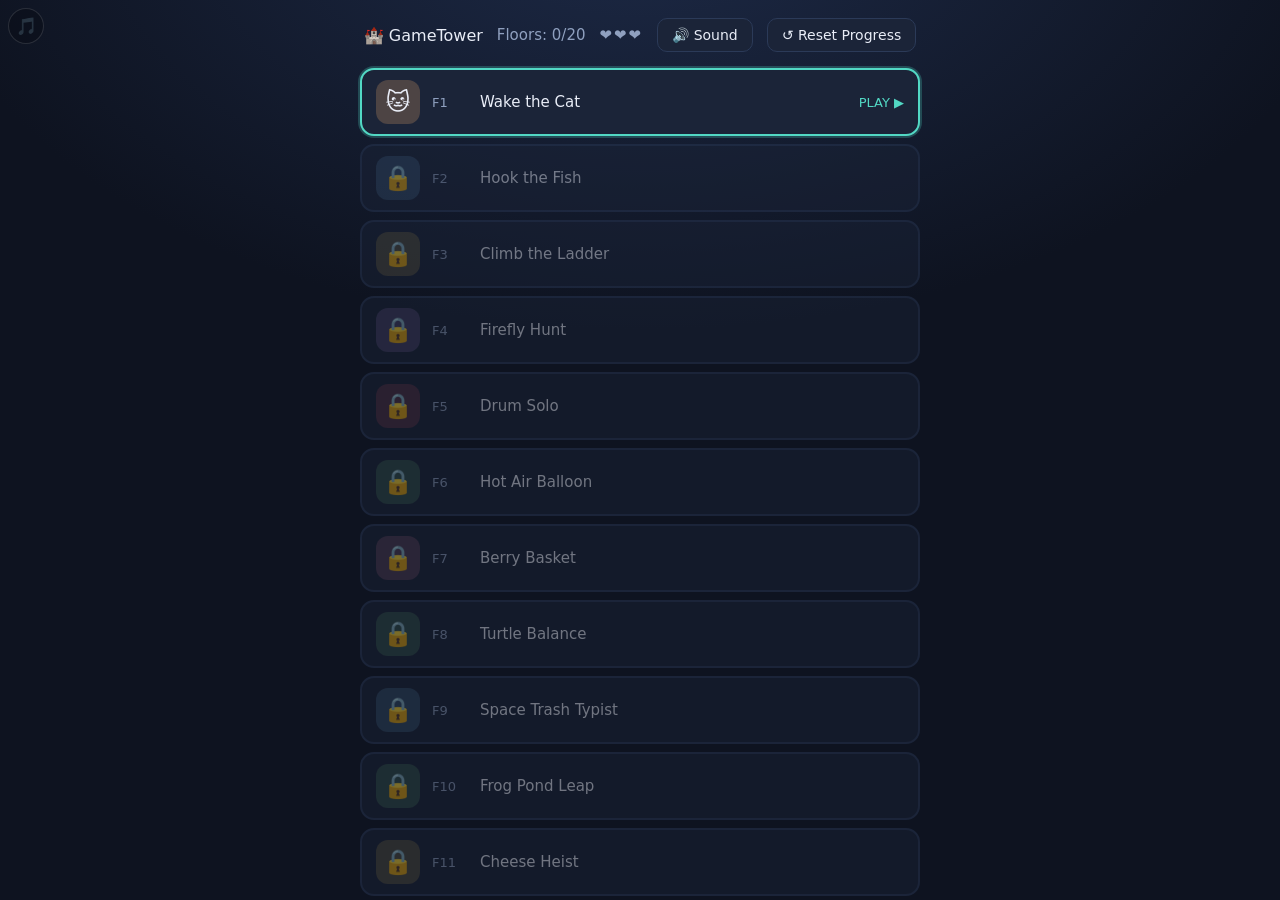
<file: games/game-tower/index.html>
<!DOCTYPE html>
<html lang="en">
<head>
  <meta charset="utf-8">
  <meta name="viewport" content="width=device-width, initial-scale=1">
  <title>GameTower — 20 Floors</title>
  <link rel="stylesheet" href="css/style.css">
</head>
<body>
  <script>window.GT = {};</script>
  <div id="app">
    <div id="hub" class="screen">
      <div id="hub-header"></div>
      <div id="tower"></div>
      <div id="hub-footer">
        Select a floor with ↑ ↓ and press Enter to play · 3 lives for the whole climb — lose them all and the tower resets!
      </div>
    </div>
    <div id="game" class="screen hidden">
      <div id="stage">
        <canvas id="canvas" width="960" height="640"></canvas>
        <div id="hud" class="hidden">
          <div id="floor-label">FLOOR 1</div>
          <div id="lives">❤️❤️❤️</div>
          <div id="timer-wrap"><div id="timer-bar"></div></div>
          <div id="timer-text">2:00</div>
          <div id="objective" class="hidden"></div>
          <div id="paused-label" class="hidden">PAUSED</div>
        </div>
        <div id="intro" class="overlay hidden"></div>
        <div id="count" class="overlay hidden"><div id="count-num">3</div></div>
        <div id="win" class="overlay hidden"></div>
        <div id="fail" class="overlay hidden"></div>
        <div id="gameover" class="overlay hidden"></div>
      </div>
    </div>
    <div id="debug-bar" class="hidden"></div>
  </div>

  <script src="js/audio.js"></script>
  <script src="js/save.js"></script>
  <script src="js/input.js"></script>
  <script src="js/gfx.js"></script>
  <script src="js/engine.js"></script>
  <script src="js/hub.js"></script>
  <script src="js/levels/level-01.js"></script>
  <script src="js/levels/level-02.js"></script>
  <script src="js/levels/level-03.js"></script>
  <script src="js/levels/level-04.js"></script>
  <script src="js/levels/level-05.js"></script>
  <script src="js/levels/level-06.js"></script>
  <script src="js/levels/level-07.js"></script>
  <script src="js/levels/level-08.js"></script>
  <script src="js/levels/level-09.js"></script>
  <script src="js/levels/level-10.js"></script>
  <script src="js/levels/level-11.js"></script>
  <script src="js/levels/level-12.js"></script>
  <script src="js/levels/level-13.js"></script>
  <script src="js/levels/level-14.js"></script>
  <script src="js/levels/level-15.js"></script>
  <script src="js/levels/level-16.js"></script>
  <script src="js/levels/level-17.js"></script>
  <script src="js/levels/level-18.js"></script>
  <script src="js/levels/level-19.js"></script>
  <script src="js/levels/level-20.js"></script>
  <script src="js/main.js"></script>
<audio id="ra-bgm" loop preload="auto">
  <source src="../../music/game-2.m4a" type="audio/mp4">
  <source src="../../music/game-2.wav" type="audio/wav">
</audio>
<button id="ra-bgm-btn" title="Music" style="position:fixed;top:8px;left:8px;z-index:99999;width:36px;height:36px;border-radius:50%;background:rgba(0,0,0,.55);border:1px solid rgba(255,255,255,.35);color:#fff;font-size:17px;cursor:pointer;line-height:1">🎵</button>
<script>
(function(){
  var a=document.getElementById('ra-bgm'),b=document.getElementById('ra-bgm-btn');
  if(!a||!b)return;
  a.volume=0.25;
  var ui=function(){b.style.opacity=a.paused?0.35:1;};
  var start=function(){a.play().catch(function(){});ui();};
  b.addEventListener('click',function(ev){ev.stopPropagation();if(a.paused){start();}else{a.pause();ui();}});
  ['pointerdown','keydown','touchstart'].forEach(function(t){window.addEventListener(t,start,{once:true,passive:true});});
  ui();
})();
</script></body>
</html>
</file>
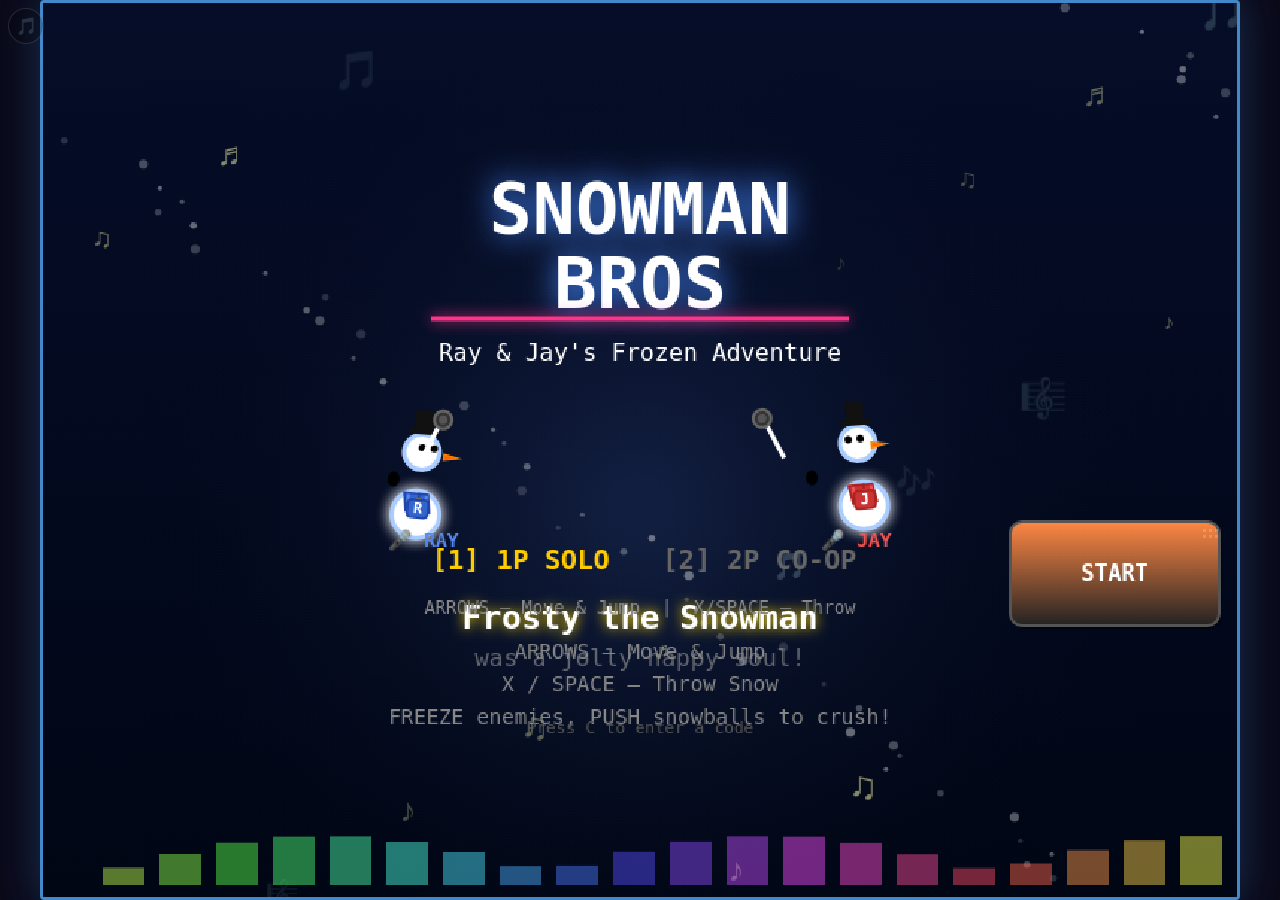
<file: games/snowman-bros/index.html>
<!DOCTYPE html>
<html lang="en">
<head>
<meta charset="UTF-8">
<meta name="viewport" content="width=device-width, initial-scale=1.0, maximum-scale=1.0, user-scalable=no, viewport-fit=cover">
<meta name="apple-mobile-web-app-capable" content="yes">
<meta name="apple-mobile-web-app-status-bar-style" content="black-translucent">
<meta name="mobile-web-app-capable" content="yes">
<meta name="theme-color" content="#0a0a1a">
<title>Snowman Bros</title>
<style>
* { margin:0; padding:0; box-sizing:border-box; -webkit-tap-highlight-color:transparent; }
html, body {
  width:100%; height:100%;
  background:#0a0a1a;
  overflow:hidden;
  touch-action:manipulation;
  -webkit-overflow-scrolling:none;
  overscroll-behavior:none;
  position:fixed;
  top:0; left:0; right:0; bottom:0;
}
body {
  display:flex;
  justify-content:center;
  align-items:center;
  font-family:'Courier New',monospace;
}
canvas {
  display:block;
  max-width:100vw;
  max-height:100vh;
  width:auto;
  height:auto;
  border:3px solid #4488cc;
  border-radius:4px;
  image-rendering:pixelated;
  image-rendering:crisp-edges;
  box-shadow:0 0 40px rgba(68,136,204,0.3);
  touch-action:manipulation;
}
</style>
</head>
<body>
<canvas id="game"></canvas>
<script>
"use strict";

// ============================================================
// NAMESPACE
// ============================================================
const SB = {};
window.SnowmanBros = SB;

// ============================================================
// CONFIG
// ============================================================
SB.CONFIG = {
  W: 800, H: 600,
  TILE: 32,
  GRAVITY: 1400,
  PLAYER_SPEED: 220,
  PLAYER_JUMP: -520,
  SNOWBALL_SPEED: 380,
  SNOWBALL_LIFETIME: 1.2,
  MAX_FREEZE: 100,
  FREEZE_PER_HIT: 34,
  PUMPKIN_TIME: 90,
  POTION_DROP_CHANCE: 0.25,
  MAX_LIVES: 3,
  INVINCIBLE_TIME: 12,
  MONEY_VALUE: 500,
  GIANT_SNOWBALL_SPEED: 280,
  GIANT_FRICTION: 0.985,
  PLAYER_W: 28, PLAYER_H: 42,
  SNOW_W: 12, SNOW_H: 12,
  // Ultra-Star (Floor 200)
  ULTRA_STAR_DURATION: 60,
  ULTRA_STAR_SPEED_MULT: 2.0,
  ULTRA_STAR_POWER_MULT: 5,
  // King Blizzard
  KING_BLIZZARD_HP: 100,
  KING_BLIZZARD_SPEED: 600,
  BLIZZARD_WARNING_TIME: 1.0,
  DARK_ICE_SLOW: 0.7,
  DARK_ICE_RANGE_REDUCE: 0.6,
  LAVA_RISE_TIME: 1200, // 20 minutes in seconds
  // Trained Monster
  TRAIN_SUCCESS_CHANCE: 0.00001, // 0.001%
  TRAINED_MONSTER_DURATION: 30,
};

// ============================================================
// THEME SYSTEM — changes every 10 floors
// ============================================================
SB.THEMES = [
  { // Floors 1-10: Sapphire Ice Caves
    name: 'Sapphire Ice Caves',
    bgGrad: ['#020818', '#0a1030'],
    platformFill: '#1a2255',
    platformBorder: '#ff3388', // hot pink border
    platformHighlight: '#4488ff',
    bgParticle: '#aaccff',
    atmosphere: 'ice',
  },
  { // Floors 11-20: Emerald Depths
    name: 'Emerald Depths',
    bgGrad: ['#010a05', '#041a10'],
    platformFill: '#0a3318',
    platformBorder: '#ffdd00', // bright yellow border
    platformHighlight: '#22ff66',
    bgParticle: '#88ffaa',
    atmosphere: 'forest',
  },
  { // Floors 21-30: Terracotta Tombs
    name: 'Terracotta Tombs',
    bgGrad: ['#0d0503', '#1a0c06'],
    platformFill: '#331a0a',
    platformBorder: '#44ff88', // emerald green border
    platformHighlight: '#ff8833',
    bgParticle: '#ffaa66',
    atmosphere: 'sand',
  },
  { // Floors 31-40: Amethyst Caverns
    name: 'Amethyst Caverns',
    bgGrad: ['#060210', '#120830'],
    platformFill: '#1a1040',
    platformBorder: '#ff44cc', // magenta border
    platformHighlight: '#9955ff',
    bgParticle: '#cc88ff',
    atmosphere: 'crystal',
  },
  { // Floors 41-50: Obsidian Forge
    name: 'Obsidian Forge',
    bgGrad: ['#020202', '#0a0808'],
    platformFill: '#1a0a0a',
    platformBorder: '#ff6600', // orange border
    platformHighlight: '#ff4422',
    bgParticle: '#ff6644',
    atmosphere: 'ember',
  },
  { // Floors 51-60: Abyssal Trench
    name: 'Abyssal Trench',
    bgGrad: ['#000510', '#020a20'],
    platformFill: '#0a1a2a',
    platformBorder: '#00ffcc', // teal border
    platformHighlight: '#44ddff',
    bgParticle: '#88eeff',
    atmosphere: 'bubble',
  },
  { // Floors 61-70: Crimson Wastes
    name: 'Crimson Wastes',
    bgGrad: ['#0a0105', '#15020a'],
    platformFill: '#2a0a15',
    platformBorder: '#ffcc00', // gold border
    platformHighlight: '#ff4466',
    bgParticle: '#ff8899',
    atmosphere: 'ash',
  },
  { // Floors 71-80: Storm Peaks
    name: 'Storm Peaks',
    bgGrad: ['#050510', '#0f0f20'],
    platformFill: '#1a1a35',
    platformBorder: '#ff00ff', // magenta border
    platformHighlight: '#6666ff',
    bgParticle: '#aaaaff',
    atmosphere: 'lightning',
  },
  { // Floors 81-90: Verdant Wilds
    name: 'Verdant Wilds',
    bgGrad: ['#010801', '#031205'],
    platformFill: '#0a200a',
    platformBorder: '#ff8800', // orange border
    platformHighlight: '#33dd33',
    bgParticle: '#77dd77',
    atmosphere: 'pollen',
  },
  { // Floors 91-100: Chromatic Spire
    name: 'Chromatic Spire',
    bgGrad: ['#040208', '#0c0618'],
    platformFill: '#181028',
    platformBorder: '#00ffff', // cyan border
    platformHighlight: '#aa44ff',
    bgParticle: '#ddaaff',
    atmosphere: 'prism',
  },
];

// Get theme for a given floor number (1-indexed)
SB.getTheme = function(floorNum) {
  // Floor 200 gets special King Blizzard theme
  if (floorNum >= 200) return null; // handled specially
  const idx = Math.floor((floorNum - 1) / 10) % SB.THEMES.length;
  return SB.THEMES[idx];
};

// ============================================================
// UTILS
// ============================================================
SB.Utils = {
  rectCollide(a, b) {
    return a.x < b.x + b.w && a.x + a.w > b.x &&
           a.y < b.y + b.h && a.y + a.h > b.y;
  },
  dist(a, b) {
    const dx = a.x - b.x, dy = a.y - b.y;
    return Math.sqrt(dx*dx + dy*dy);
  },
  clamp(v, lo, hi) { return Math.max(lo, Math.min(hi, v)); },
  rand(min, max) { return min + Math.random() * (max - min); },
  randInt(min, max) { return Math.floor(min + Math.random() * (max - min + 1)); },
  lerp(a, b, t) { return a + (b - a) * t; },
  pick(arr) { return arr[Math.floor(Math.random() * arr.length)]; },
};

// ============================================================
// INPUT
// ============================================================
SB.Input = {
  _keys: {},
  _justPressed: {},
  _prevKeys: {},
  init() {
    window.addEventListener('keydown', e => {
      if (['ArrowUp','ArrowDown','ArrowLeft','ArrowRight','Space','KeyZ','KeyX','Enter','Escape','ShiftLeft','ShiftRight',
           'KeyW','KeyA','KeyS','KeyD','KeyQ','KeyE','Digit1','Digit2','KeyC','Backspace','Digit0','Digit3','Digit4','Digit5','Digit6','Digit7','Digit8','Digit9'].includes(e.code)) {
        e.preventDefault();
        SB.Input._keys[e.code] = true;
      }
    });
    window.addEventListener('keyup', e => {
      SB.Input._keys[e.code] = false;
    });
  },
  update() {
    for (const k in this._keys) {
      this._justPressed[k] = this._keys[k] && !this._prevKeys[k];
    }
    Object.assign(this._prevKeys, this._keys);
    for (const k in this._prevKeys) {
      if (!this._keys[k]) delete this._prevKeys[k];
    }
  },
  down(code) { return !!this._keys[code]; },
  pressed(code) { return !!this._justPressed[code]; },
};

// ============================================================
// TOUCH BUTTONS — on-screen controls
// ============================================================
SB.TouchButtons = {
  _canvas: null,
  _startPressCount: 0,
  _startPressTimer: 0,
  _pressed: {},
  _dragging: null,
  _dragStartPos: null,
  _dragStartBtn: null,
  _offsets: {}, // stores custom positions per button id

  init(canvas) {
    this._canvas = canvas;
    const getPos = (e) => {
      const rect = canvas.getBoundingClientRect();
      const scaleX = SB.CONFIG.W / rect.width;
      const scaleY = SB.CONFIG.H / rect.height;
      if (e.touches && e.touches.length > 0) {
        return { x: (e.touches[0].clientX - rect.left) * scaleX, y: (e.touches[0].clientY - rect.top) * scaleY };
      }
      return { x: (e.clientX - rect.left) * scaleX, y: (e.clientY - rect.top) * scaleY };
    };
    const findBtn = (pos) => {
      for (const b of this._getButtons()) {
        if (pos.x >= b.x && pos.x <= b.x + b.w && pos.y >= b.y && pos.y <= b.y + b.h) return b;
      }
      return null;
    };
    const onDown = (e) => {
      e.preventDefault();
      const pos = getPos(e);
      const btn = findBtn(pos);
      if (btn) {
        this._pressed[btn.id] = true;
        this._dragStartPos = { x: pos.x, y: pos.y };
        this._dragStartBtn = btn;
        this._dragStartOffset = { x: btn.x, y: btn.y };
        this._dragging = null; // not dragging yet — wait for movement
        this._handlePress(btn.id);
      }
    };
    const onMove = (e) => {
      if (!this._dragStartBtn) return;
      e.preventDefault();
      const pos = getPos(e);
      if (e.touches && e.touches.length > 1) return; // ignore multi-touch
      const dx = pos.x - this._dragStartPos.x;
      const dy = pos.y - this._dragStartPos.y;
      if (Math.abs(dx) > 5 || Math.abs(dy) > 5) {
        this._dragging = this._dragStartBtn.id;
        this._pressed[this._dragStartBtn.id] = false; // release button while dragging
        const newX = SB.Utils.clamp(this._dragStartOffset.x + dx, 2, SB.CONFIG.W - this._dragStartBtn.w - 2);
        const newY = SB.Utils.clamp(this._dragStartOffset.y + dy, SB.CONFIG.H - 180, SB.CONFIG.H - this._dragStartBtn.h - 2);
        this._offsets[this._dragStartBtn.id] = { x: newX, y: newY };
      }
    };
    const onUp = (e) => {
      if (this._dragging) {
        this._dragging = null;
      } else if (this._dragStartBtn) {
        this._pressed[this._dragStartBtn.id] = false;
      }
      this._dragStartBtn = null;
      this._dragStartPos = null;
      // Release all on touchend
      if (e.type === 'touchend' || e.type === 'touchcancel') {
        for (const k of Object.keys(this._pressed)) this._pressed[k] = false;
      }
    };
    canvas.addEventListener('mousedown', onDown);
    canvas.addEventListener('mousemove', onMove);
    canvas.addEventListener('mouseup', onUp);
    canvas.addEventListener('mouseleave', () => { for (const k of Object.keys(this._pressed)) this._pressed[k]=false; this._dragging=null; this._dragStartBtn=null; });
    canvas.addEventListener('touchstart', onDown, {passive:false});
    canvas.addEventListener('touchmove', onMove, {passive:false});
    canvas.addEventListener('touchend', onUp);
    canvas.addEventListener('touchcancel', onUp);
  },

  _getButtons() {
    const scale = Math.min(window.innerWidth / SB.CONFIG.W, window.innerHeight / SB.CONFIG.H);
    const tiny = scale < 0.65; // phone portrait
    const dirW = tiny ? 80 : 110;
    const dirH = tiny ? 60 : 80;
    const actW = tiny ? 100 : 140;
    const actH = tiny ? 56 : 70;
    const gap = tiny ? 6 : 10;
    const margin = tiny ? 6 : 12;
    const row1 = SB.CONFIG.H - dirH - margin; // bottom row
    const row2 = row1 - dirH - gap; // second row for 2P
    const is2P = SB.Scenes._pendingMode === '2P' || (SB.Scenes._data && SB.Scenes._data.player2);

    // P1 controls — stacked on left
    const defs = [
      // D-pad: LEFT + RIGHT side by side on bottom row
      { id:'left',  x: margin, y: row1, w: dirW, h: dirH, label: '◀', color: '#224466', colorPressed: '#112233', player:1 },
      { id:'right', x: margin + dirW + gap, y: row1, w: dirW, h: dirH, label: '▶', color: '#224466', colorPressed: '#112233', player:1 },
      // JUMP above d-pad
      { id:'jump',  x: margin, y: row1 - actH - gap, w: dirW*2 + gap, h: actH, label: 'JUMP', color: '#4488ff', colorPressed: '#2266cc', player:1 },
      // SNOW on right side
      { id:'snow',  x: SB.CONFIG.W - actW - margin, y: row1, w: actW, h: dirH, label: 'SNOW', color: '#88ccff', colorPressed: '#5599cc', player:1 },
      // START top-right
      { id:'start', x: SB.CONFIG.W - actW - margin, y: row1 - actH - gap - actH - gap, w: actW, h: actH, label: 'START', color: '#ff8844', colorPressed: '#cc6622', player:0 },
    ];

    // P2 controls when in co-op — mirrored on right
    if (is2P) {
      const p2x = SB.CONFIG.W - margin - dirW*2 - gap - dirW - gap - actW;
      defs.push(
        { id:'left2',  x: p2x, y: row2, w: dirW, h: dirH, label: '◀', color: '#662222', colorPressed: '#441111', player:2 },
        { id:'right2', x: p2x + dirW + gap, y: row2, w: dirW, h: dirH, label: '▶', color: '#662222', colorPressed: '#441111', player:2 },
        { id:'jump2',  x: p2x, y: row2 - actH - gap, w: dirW*2 + gap, h: actH, label: 'P2 JUMP', color: '#cc4444', colorPressed: '#992222', player:2 },
        { id:'snow2',  x: SB.CONFIG.W - actW - margin, y: row2, w: actW, h: dirH, label: 'P2 SNOW', color: '#ee6666', colorPressed: '#bb3333', player:2 }
      );
    }

    for (const b of defs) {
      if (this._offsets[b.id]) { b.x = this._offsets[b.id].x; b.y = this._offsets[b.id].y; }
    }
    return defs;
  },

  _handlePress(id) {
    if (id === 'jump') {
      SB.Input._keys['ArrowUp'] = true;
      setTimeout(() => { SB.Input._keys['ArrowUp'] = false; }, 80);
    } else if (id === 'snow') {
      SB.Input._keys['KeyX'] = true;
      setTimeout(() => { SB.Input._keys['KeyX'] = false; }, 80);
    } else if (id === 'left') {
      SB.Input._keys['ArrowLeft'] = true;
      setTimeout(() => { SB.Input._keys['ArrowLeft'] = false; }, 80);
    } else if (id === 'right') {
      SB.Input._keys['ArrowRight'] = true;
      setTimeout(() => { SB.Input._keys['ArrowRight'] = false; }, 80);
    } else if (id === 'jump2') {
      SB.Input._keys['KeyW'] = true;
      setTimeout(() => { SB.Input._keys['KeyW'] = false; }, 80);
    } else if (id === 'snow2') {
      SB.Input._keys['KeyE'] = true;
      setTimeout(() => { SB.Input._keys['KeyE'] = false; }, 80);
    } else if (id === 'left2') {
      SB.Input._keys['KeyA'] = true;
      setTimeout(() => { SB.Input._keys['KeyA'] = false; }, 80);
    } else if (id === 'right2') {
      SB.Input._keys['KeyD'] = true;
      setTimeout(() => { SB.Input._keys['KeyD'] = false; }, 80);
    } else if (id === 'start') {
      this._startPressCount++;
      if (this._startPressCount === 1) {
        this._startPressTimer = setTimeout(() => { this._startPressCount = 0; }, 500);
        // Single press = Enter (start game)
        SB.Input._keys['Enter'] = true;
        setTimeout(() => { SB.Input._keys['Enter'] = false; }, 80);
      } else if (this._startPressCount >= 2) {
        clearTimeout(this._startPressTimer);
        this._startPressCount = 0;
        // Double press = restart
        SB.Scenes._data = {};
        SB.Scenes._data.score = 0;
        SB.Scenes._data.floorNum = 1;
        SB.Scenes._data.levelIndex = 0;
        SB.Scenes.switchTo('Playing');
        SB.Audio.ensureCtx();
        SB.Audio.startMusic();
      }
    }
  },

  update() {
    // Directional buttons — held continuously
    if (this._pressed.left)   SB.Input._keys['ArrowLeft'] = true;
    if (this._pressed.right)  SB.Input._keys['ArrowRight'] = true;
    if (this._pressed.left2)  SB.Input._keys['KeyA'] = true;
    if (this._pressed.right2) SB.Input._keys['KeyD'] = true;
    // Action buttons — one-shot but keep held while pressed
    if (this._pressed.jump)   SB.Input._keys['ArrowUp'] = true;
    if (this._pressed.snow)   SB.Input._keys['KeyX'] = true;
    if (this._pressed.jump2)  SB.Input._keys['KeyW'] = true;
    if (this._pressed.snow2)  SB.Input._keys['KeyE'] = true;
  },

  draw(ctx, showJumpSnow, twoPlayer) {
    const btns = this._getButtons();
    for (const b of btns) {
      const isGameBtn = ['jump','snow','left','right','jump2','snow2','left2','right2'].includes(b.id);
      if (!showJumpSnow && isGameBtn) continue;
      if (b.player === 2 && !twoPlayer) continue;
      const pressed = this._pressed[b.id];
      ctx.save();
      // Button shadow
      ctx.fillStyle = 'rgba(0,0,0,0.4)';
      ctx.beginPath(); ctx.roundRect(b.x+2, b.y+2, b.w, b.h, 8); ctx.fill();
      // Button body
      const grad = ctx.createLinearGradient(b.x, b.y, b.x, b.y + b.h);
      grad.addColorStop(0, pressed ? b.colorPressed : b.color);
      grad.addColorStop(1, pressed ? '#333' : '#222');
      ctx.fillStyle = grad;
      ctx.beginPath(); ctx.roundRect(b.x, b.y, b.w, b.h, 8); ctx.fill();
      ctx.strokeStyle = pressed ? '#fff' : '#555';
      ctx.lineWidth = 2;
      ctx.beginPath(); ctx.roundRect(b.x, b.y, b.w, b.h, 8); ctx.stroke();
      // Label
      ctx.fillStyle = pressed ? '#ffff00' : '#fff';
      ctx.font = 'bold 15px monospace';
      ctx.textAlign = 'center';
      ctx.fillText(b.label, b.x + b.w/2, b.y + b.h/2 + 5);
      ctx.textAlign = 'start';
      // Pressed indent
      if (pressed) {
        ctx.fillStyle = 'rgba(0,0,0,0.2)';
        ctx.beginPath(); ctx.roundRect(b.x+2, b.y+2, b.w-4, b.h/2, 6); ctx.fill();
      }
      // Drag hint — subtle dots at top-right corner
      ctx.fillStyle = 'rgba(255,255,255,0.25)';
      for (let r=0;r<2;r++) for (let c=0;c<3;c++) {
        ctx.beginPath(); ctx.arc(b.x+b.w-10+c*4, b.y+6+r*4, 1, 0, Math.PI*2); ctx.fill();
      }
      ctx.restore();
    }
  },
};

// ============================================================
// AUDIO
// ============================================================
SB.Audio = {
  _ctx: null,
  _masterGain: null,
  _musicGain: null,
  _musicOscs: [],
  _musicTimeout: null,
  _musicNotes: [261.63,293.66,329.63,349.23,392.00,440.00,493.88,523.25],
  _musicIndex: 0,
  init() {
    try {
      this._ctx = new (window.AudioContext || window.webkitAudioContext)();
    } catch(e) { this._ctx = null; return; }
    this._masterGain = this._ctx.createGain();
    this._masterGain.gain.value = 0.3;
    this._masterGain.connect(this._ctx.destination);
    this._musicGain = this._ctx.createGain();
    this._musicGain.gain.value = 0.08;
    this._musicGain.connect(this._masterGain);
  },
  ensureCtx() {
    if (!this._ctx) this.init();
    if (this._ctx && this._ctx.state === 'suspended') this._ctx.resume();
  },
  play(freq, type, duration, vol=0.3, detune=0) {
    if (!this._ctx) return;
    const osc = this._ctx.createOscillator();
    const gain = this._ctx.createGain();
    osc.type = type;
    osc.frequency.value = freq;
    if (detune) osc.detune.value = detune;
    gain.gain.setValueAtTime(vol, this._ctx.currentTime);
    gain.gain.exponentialRampToValueAtTime(0.001, this._ctx.currentTime + duration);
    osc.connect(gain);
    gain.connect(this._masterGain);
    osc.start();
    osc.stop(this._ctx.currentTime + duration);
  },
  sfxThrow() { this.play(600, 'square', 0.1, 0.15); this.play(400, 'sine', 0.08, 0.1); },
  sfxJump() { this.play(200, 'triangle', 0.15, 0.12, 400); },
  sfxFreeze() { this.play(800, 'sawtooth', 0.08, 0.1); },
  sfxCrush() { this.play(100, 'square', 0.3, 0.2); this.play(60, 'sawtooth', 0.4, 0.25); },
  sfxClear() { for(let i=0;i<5;i++) setTimeout(()=>this.play(523+i*100,'sine',0.1,0.15),i*80); },
  sfxPotion() { this.play(1000, 'sine', 0.12, 0.15); this.play(1200, 'sine', 0.1, 0.1); },
  sfxMoney() { this.play(880, 'triangle', 0.06, 0.12); },
  sfxHit() { this.play(150, 'sawtooth', 0.2, 0.2); },
  sfxDeath() { this.play(80, 'sawtooth', 0.5, 0.5); this.play(60, 'square', 0.4, 0.6); },
  sfxBossHit() { this.play(40, 'sawtooth', 0.5, 0.3); this.play(30, 'square', 0.4, 0.4); },
  sfxBossDefeat() {
    for(let i=0;i<8;i++) setTimeout(()=>{this.play(100+i*50,'square',0.15,0.2);this.play(150+i*50,'sine',0.1,0.15);},i*100);
  },
  sfxPumpkin() { this.play(60, 'sawtooth', 0.3, 0.4); this.play(50, 'square', 0.35, 0.5); },
  sfxWarn() { this.play(440, 'square', 0.15, 0.15); },
  sfxTriumph() {
    const notes = [523,659,784,1047];
    notes.forEach((n,i) => setTimeout(() => { this.play(n,'square',0.15,0.15); this.play(n*1.5,'sine',0.1,0.1); }, i*100));
  },
  sfxThunder() {
    // Retro 16-bit thunderclap — noise burst + low rumble
    if (!this._ctx) return;
    const now = this._ctx.currentTime;
    // White noise burst
    const bufferSize = this._ctx.sampleRate * 0.3;
    const buffer = this._ctx.createBuffer(1, bufferSize, this._ctx.sampleRate);
    const data = buffer.getChannelData(0);
    for (let i = 0; i < bufferSize; i++) {
      data[i] = (Math.random()*2-1) * Math.exp(-i/(this._ctx.sampleRate*0.08));
    }
    const noise = this._ctx.createBufferSource();
    noise.buffer = buffer;
    const noiseGain = this._ctx.createGain();
    noiseGain.gain.setValueAtTime(0.4, now);
    noiseGain.gain.exponentialRampToValueAtTime(0.001, now + 0.3);
    noise.connect(noiseGain); noiseGain.connect(this._masterGain);
    noise.start(now); noise.stop(now + 0.3);
    // Low rumble
    const osc = this._ctx.createOscillator();
    const oscGain = this._ctx.createGain();
    osc.type = 'sawtooth'; osc.frequency.setValueAtTime(40, now);
    osc.frequency.exponentialRampToValueAtTime(15, now + 0.4);
    oscGain.gain.setValueAtTime(0.3, now);
    oscGain.gain.exponentialRampToValueAtTime(0.001, now + 0.4);
    osc.connect(oscGain); oscGain.connect(this._masterGain);
    osc.start(now); osc.stop(now + 0.4);
  },
  startMusic() {
    if (!this._ctx || this._musicTimeout) return;
    const playNote = () => {
      const note = this._musicNotes[this._musicIndex % this._musicNotes.length];
      const osc = this._ctx.createOscillator();
      const gain = this._ctx.createGain();
      osc.type = 'triangle';
      osc.frequency.value = note;
      gain.gain.setValueAtTime(0.06, this._ctx.currentTime);
      gain.gain.exponentialRampToValueAtTime(0.001, this._ctx.currentTime + 0.3);
      osc.connect(gain);
      gain.connect(this._musicGain);
      osc.start();
      osc.stop(this._ctx.currentTime + 0.3);
      this._musicIndex++;
      this._musicTimeout = setTimeout(playNote, 250);
    };
    playNote();
  },
  playTitleMusic() {
    if (!this._ctx || this._titleMusicTimeout) return;
    this._titleMusicGain = this._ctx.createGain();
    this._titleMusicGain.gain.value = 0.1;
    this._titleMusicGain.connect(this._masterGain);
    // "Frosty the Snowman" melody — notes and timing
    const melody = [
      // "Fros-ty the Snow-man"
      {n:392, d:0.35}, {n:392, d:0.2}, {n:392, d:0.35}, {n:330, d:0.25},
      {n:349, d:0.2}, {n:392, d:0.35}, {n:440, d:0.5},
      // "was a jol-ly hap-py soul"
      {n:392, d:0.25}, {n:349, d:0.2}, {n:330, d:0.25}, {n:294, d:0.2},
      {n:262, d:0.5}, {n:0, d:0.1},
      // "With a corn-cob pipe and a"
      {n:330, d:0.25}, {n:349, d:0.2}, {n:330, d:0.25}, {n:294, d:0.2},
      {n:262, d:0.25}, {n:294, d:0.2}, {n:330, d:0.25},
      // "but-ton nose and"
      {n:392, d:0.25}, {n:349, d:0.2}, {n:330, d:0.25}, {n:294, d:0.2},
      // "two eyes made out of coal!"
      {n:262, d:0.35}, {n:294, d:0.2}, {n:262, d:0.35}, {n:294, d:0.2},
      {n:330, d:0.6}, {n:0, d:0.8}, // pause before loop
    ];
    let time = this._ctx.currentTime;
    for (const {n, d} of melody) {
      if (n > 0) {
        const osc = this._ctx.createOscillator();
        const gain = this._ctx.createGain();
        osc.type = 'triangle';
        osc.frequency.value = n;
        gain.gain.setValueAtTime(0.08, time);
        gain.gain.exponentialRampToValueAtTime(0.001, time + d * 0.9);
        osc.connect(gain); gain.connect(this._titleMusicGain);
        osc.start(time); osc.stop(time + d);
        // Harmony note
        const osc2 = this._ctx.createOscillator();
        const gain2 = this._ctx.createGain();
        osc2.type = 'sine';
        osc2.frequency.value = n * 0.5;
        gain2.gain.setValueAtTime(0.04, time);
        gain2.gain.exponentialRampToValueAtTime(0.001, time + d * 0.9);
        osc2.connect(gain2); gain2.connect(this._titleMusicGain);
        osc2.start(time); osc2.stop(time + d);
      }
      time += d;
    }
    // Schedule loop
    const totalDuration = melody.reduce((s, m) => s + m.d, 0);
    this._titleMusicTimeout = setTimeout(() => {
      this._titleMusicTimeout = null;
      if (SB.Scenes._current === 'Title') this.playTitleMusic();
    }, totalDuration * 1000);
  },
  stopTitleMusic() {
    if (this._titleMusicTimeout) { clearTimeout(this._titleMusicTimeout); this._titleMusicTimeout = null; }
    if (this._titleMusicGain) {
      this._titleMusicGain.gain.setValueAtTime(0.001, this._ctx.currentTime + 0.1);
      setTimeout(() => { if (this._titleMusicGain) { this._titleMusicGain.disconnect(); this._titleMusicGain = null; } }, 200);
    }
  },
  stopMusic() {
    if (this._musicTimeout) { clearTimeout(this._musicTimeout); this._musicTimeout = null; }
  },
};

// ============================================================
// PARTICLES
// ============================================================
SB.Particles = [];
SB.spawnParticles = function(x, y, count, color, speed=80, life=0.5, size=3) {
  for (let i = 0; i < count; i++) {
    const angle = Math.random() * Math.PI * 2;
    const spd = SB.Utils.rand(speed*0.3, speed);
    SB.Particles.push({
      x, y, vx: Math.cos(angle)*spd, vy: Math.sin(angle)*spd - spd*0.3,
      life, maxLife: life, size, color
    });
  }
};

// ============================================================
// SPRITE DRAWING
// ============================================================
SB.Sprites = {
  // Player snowman
  drawPlayer(ctx, x, y, w, h, facing, invincible, balloon, character, victoryPose) {
    if (invincible && Math.floor(Date.now()/80)%2) return; // flicker
    const isRay = character === 'ray';
    const overallColor = isRay ? '#3366cc' : '#cc3333'; // Ray=blue, Jay=red
    const overallLight = isRay ? '#5588ee' : '#ee5555';
    const overallDark = isRay ? '#2244aa' : '#aa2222';
    const letter = isRay ? 'R' : 'J';
    ctx.save();
    // Victory pose — jump + fist pump
    const victoryBob = victoryPose ? Math.abs(Math.sin(Date.now()/80)) * 12 : 0;
    const drawY = victoryPose ? y - victoryBob : y;
    if (balloon) {
      // Giant balloon form
      const bx = x + w/2, by = y + h/2;
      const grad = ctx.createRadialGradient(bx, by-10, 10, bx, by, 40);
      grad.addColorStop(0, '#88ff44');
      grad.addColorStop(0.6, '#44cc22');
      grad.addColorStop(1, '#228800');
      ctx.fillStyle = grad;
      ctx.beginPath();
      ctx.ellipse(bx, by, 28, 36, 0, 0, Math.PI*2);
      ctx.fill();
      ctx.strokeStyle = '#116600';
      ctx.lineWidth = 2;
      ctx.stroke();
      // Eyes
      ctx.fillStyle = 'white';
      ctx.beginPath(); ctx.arc(bx-8, by-8, 5, 0, Math.PI*2); ctx.fill();
      ctx.beginPath(); ctx.arc(bx+8, by-8, 5, 0, Math.PI*2); ctx.fill();
      ctx.fillStyle = 'black';
      ctx.beginPath(); ctx.arc(bx-7, by-8, 2.5, 0, Math.PI*2); ctx.fill();
      ctx.beginPath(); ctx.arc(bx+9, by-8, 2.5, 0, Math.PI*2); ctx.fill();
      // String
      ctx.strokeStyle = '#333';
      ctx.lineWidth = 1;
      ctx.beginPath(); ctx.moveTo(bx, by-30); ctx.lineTo(bx, by-40); ctx.stroke();
    } else {
      // Victory pose translate
      const dy = drawY - y;
      ctx.translate(0, dy);

      // Body (bright white snowball)
      ctx.fillStyle = '#ffffff';
      ctx.strokeStyle = '#aaccff';
      ctx.lineWidth = 3;
      ctx.shadowColor = '#ffffff';
      ctx.shadowBlur = 8;
      ctx.beginPath(); ctx.arc(x+w/2, y+h-16, 16, 0, Math.PI*2); ctx.fill(); ctx.stroke();
      ctx.shadowBlur = 0;

      // Victory pose: raised fist-pump arms
      if (victoryPose) {
        ctx.strokeStyle = '#ffffff';
        ctx.lineWidth = 3;
        const armWave = Math.sin(Date.now()/60)*5;
        // Left arm up
        ctx.beginPath(); ctx.moveTo(x+w/2-6, y+h-22); ctx.lineTo(x+w/2-14+armWave, y+h-38); ctx.stroke();
        ctx.fillStyle = '#ffffff'; ctx.beginPath(); ctx.arc(x+w/2-14+armWave, y+h-40, 4, 0, Math.PI*2); ctx.fill();
        // Right arm up
        ctx.beginPath(); ctx.moveTo(x+w/2+6, y+h-22); ctx.lineTo(x+w/2+14-armWave, y+h-38); ctx.stroke();
        ctx.fillStyle = '#ffffff'; ctx.beginPath(); ctx.arc(x+w/2+14-armWave, y+h-40, 4, 0, Math.PI*2); ctx.fill();
      }

      // Overalls — colored straps over the body
      const bodyCx = x + w/2, bodyCy = y + h - 16;
      // Left strap
      ctx.fillStyle = overallColor;
      ctx.strokeStyle = overallDark;
      ctx.lineWidth = 1.5;
      ctx.beginPath();
      ctx.moveTo(bodyCx - 9, bodyCy - 14);
      ctx.lineTo(bodyCx - 7, bodyCy - 2);
      ctx.lineTo(bodyCx + 1, bodyCy - 2);
      ctx.lineTo(bodyCx + 1, bodyCy - 14);
      ctx.closePath(); ctx.fill(); ctx.stroke();
      // Right strap
      ctx.beginPath();
      ctx.moveTo(bodyCx + 1, bodyCy - 14);
      ctx.lineTo(bodyCx + 1, bodyCy - 2);
      ctx.lineTo(bodyCx + 9, bodyCy - 2);
      ctx.lineTo(bodyCx + 7, bodyCy - 14);
      ctx.closePath(); ctx.fill(); ctx.stroke();
      // Strap highlight
      ctx.fillStyle = overallLight;
      ctx.fillRect(bodyCx - 7, bodyCy - 13, 2, 5);
      ctx.fillRect(bodyCx + 5, bodyCy - 13, 2, 5);
      // Center button
      ctx.fillStyle = '#ffd700';
      ctx.strokeStyle = '#cc9900';
      ctx.lineWidth = 1;
      ctx.beginPath(); ctx.arc(bodyCx + 1, bodyCy - 8, 2.5, 0, Math.PI*2); ctx.fill(); ctx.stroke();
      // Letter badge
      ctx.fillStyle = overallColor;
      ctx.strokeStyle = overallDark;
      ctx.lineWidth = 1.5;
      ctx.beginPath(); ctx.roundRect(bodyCx - 6, bodyCy - 10, 14, 12, 3); ctx.fill(); ctx.stroke();
      ctx.fillStyle = '#ffffff';
      ctx.font = 'bold 10px monospace';
      ctx.textAlign = 'center';
      ctx.fillText(letter, bodyCx + 1, bodyCy - 1);
      ctx.textAlign = 'start';

      // Head
      ctx.strokeStyle = '#aaccff';
      ctx.lineWidth = 3;
      ctx.beginPath(); ctx.arc(x+w/2, y+10, 12, 0, Math.PI*2); ctx.fill(); ctx.stroke();
      // Hat — brighter
      ctx.fillStyle = '#111';
      ctx.strokeStyle = '#444';
      ctx.lineWidth = 1;
      ctx.fillRect(x+w/2-10, y-6, 20, 4);
      ctx.fillRect(x+w/2-6, y-18, 12, 14);
      // Eyes
      ctx.fillStyle = '#000';
      const ex = facing > 0 ? 3 : -3;
      ctx.beginPath(); ctx.arc(x+w/2+ex-3, y+7, 2.5, 0, Math.PI*2); ctx.fill();
      ctx.beginPath(); ctx.arc(x+w/2+ex+5, y+7, 2.5, 0, Math.PI*2); ctx.fill();
      // Nose (bright carrot)
      ctx.fillStyle = '#ff6600';
      ctx.strokeStyle = '#ff8800';
      ctx.lineWidth = 1;
      ctx.beginPath();
      ctx.moveTo(x+w/2+ex+12, y+10);
      ctx.lineTo(x+w/2+ex+22, y+12);
      ctx.lineTo(x+w/2+ex+12, y+14);
      ctx.closePath(); ctx.fill(); ctx.stroke();
    }
    ctx.restore();
  },

  // Goblin (neon red)
  drawGoblin(ctx, x, y, w, h, freezePct, facing) {
    ctx.save();
    const f = freezePct / 100;
    // Brighter neon red body
    const r = Math.floor(220*(1-f) + 255*f*0.7);
    const g = Math.floor(30*(1-f) + 200*f*0.7);
    const b = Math.floor(30*(1-f) + 200*f*0.7);
    ctx.fillStyle = `rgb(${r},${g},${b})`;
    ctx.fillRect(x+4, y+4, w-8, h-8);
    // White outline for contrast
    ctx.strokeStyle = '#fff';
    ctx.lineWidth = 2;
    ctx.strokeRect(x+3, y+3, w-6, h-6);
    // Snow/freeze overlay
    if (f > 0) {
      ctx.fillStyle = `rgba(200,230,255,${f*0.7})`;
      ctx.fillRect(x+4, y+4, w-8, h-8);
      if (f > 0.6) {
        ctx.fillStyle = `rgba(255,255,255,${f})`;
        for(let i=0;i<3;i++) {
          ctx.beginPath(); ctx.arc(x+6+i*8, y+6+i*5, 3*f, 0, Math.PI*2); ctx.fill();
        }
      }
    }
    // Eyes — glowing yellow
    ctx.fillStyle = '#ffff00';
    ctx.shadowColor = '#ffff00';
    ctx.shadowBlur = 4;
    ctx.fillRect(x+6, y+8, 5, 5);
    ctx.fillRect(x+17, y+8, 5, 5);
    ctx.shadowBlur = 0;
    ctx.fillStyle = '#000';
    ctx.fillRect(x+8, y+10, 2, 2);
    ctx.fillRect(x+19, y+10, 2, 2);
    // Horns
    ctx.fillStyle = '#ff2222';
    ctx.beginPath(); ctx.moveTo(x+6, y+4); ctx.lineTo(x+2, y-5); ctx.lineTo(x+10, y+4); ctx.fill();
    ctx.beginPath(); ctx.moveTo(x+22, y+4); ctx.lineTo(x+26, y-5); ctx.lineTo(x+18, y+4); ctx.fill();
    ctx.restore();
  },

  // Ninja (neon blue)
  drawNinja(ctx, x, y, w, h, freezePct, tornado) {
    ctx.save();
    const f = freezePct / 100;
    if (tornado) {
      const cx = x + w/2, cy = y + h/2;
      for (let i=0;i<4;i++) {
        const a = Date.now()/80 + i*Math.PI/2;
        ctx.strokeStyle = `hsl(${220+Math.sin(Date.now()/30)*20},100%,${65+f*25}%)`;
        ctx.lineWidth = 4;
        ctx.shadowColor = '#4488ff';
        ctx.shadowBlur = 8;
        ctx.beginPath();
        ctx.ellipse(cx, cy, 14, 8, a, 0, Math.PI*2);
        ctx.stroke();
      }
      ctx.shadowBlur = 0;
    } else {
      ctx.fillStyle = `rgb(${Math.floor(20*(1-f))},${Math.floor(80*(1-f)+180*f*0.5)},${Math.floor(255*(1-f))})`;
      ctx.fillRect(x+2, y+2, w-4, h-4);
      ctx.strokeStyle = '#fff';
      ctx.lineWidth = 2;
      ctx.strokeRect(x+1, y+1, w-2, h-2);
      if (f > 0) {
        ctx.fillStyle = `rgba(200,230,255,${f*0.7})`;
        ctx.fillRect(x+2, y+2, w-4, h-4);
      }
      // Mask
      ctx.fillStyle = '#000';
      ctx.fillRect(x+4, y+6, w-8, 6);
      ctx.fillStyle = '#fff';
      ctx.fillRect(x+7, y+7, 3, 3);
      ctx.fillRect(x+17, y+7, 3, 3);
    }
    ctx.restore();
  },

  // Green Monster (neon green, cheek puff tell)
  drawMonster(ctx, x, y, w, h, freezePct, cheekPuff) {
    ctx.save();
    const f = freezePct / 100;
    const puff = cheekPuff || 0;
    ctx.fillStyle = `rgb(${Math.floor(20*(1-f))},${Math.floor(255*(1-f))},${Math.floor(40*(1-f))})`;
    ctx.beginPath(); ctx.roundRect(x+2, y+2, w-4, h-4, 6); ctx.fill();
    if (f > 0) {
      ctx.fillStyle = `rgba(200,230,255,${f*0.7})`;
      ctx.beginPath(); ctx.roundRect(x+2, y+2, w-4, h-4, 6); ctx.fill();
    }
    ctx.strokeStyle = '#fff';
    ctx.lineWidth = 2;
    ctx.beginPath(); ctx.roundRect(x+1, y+1, w-2, h-2, 6); ctx.stroke();
    // Cheek puff tell — inflating before fire
    if (puff > 0) {
      const puffSize = puff * 20;
      ctx.fillStyle = '#88ff44';
      ctx.beginPath(); ctx.arc(x+6, y+12, 4+puffSize*0.3, 0, Math.PI*2); ctx.fill();
      ctx.beginPath(); ctx.arc(x+w-6, y+12, 4+puffSize*0.3, 0, Math.PI*2); ctx.fill();
    }
    // Mouth — glowing red
    ctx.fillStyle = '#ff2200';
    ctx.shadowColor = '#ff4400';
    ctx.shadowBlur = 5;
    ctx.fillRect(x+6, y+16, w-12, 8);
    ctx.shadowBlur = 0;
    ctx.fillStyle = '#fff';
    for(let i=0;i<3;i++) ctx.fillRect(x+7+i*6, y+18, 3, 3);
    // Eyes
    ctx.fillStyle = '#fff';
    ctx.beginPath(); ctx.arc(x+8, y+10, 5, 0, Math.PI*2); ctx.fill();
    ctx.beginPath(); ctx.arc(x+20, y+10, 5, 0, Math.PI*2); ctx.fill();
    ctx.fillStyle = '#000';
    ctx.beginPath(); ctx.arc(x+8, y+10, 2.5, 0, Math.PI*2); ctx.fill();
    ctx.beginPath(); ctx.arc(x+20, y+10, 2.5, 0, Math.PI*2); ctx.fill();
    ctx.restore();
  },

  // Yellow Monkey (neon gold)
  drawMonkey(ctx, x, y, w, h, freezePct) {
    ctx.save();
    const f = freezePct / 100;
    ctx.fillStyle = `rgb(${Math.floor(255*(1-f)+200*f*0.5)},${Math.floor(230*(1-f)+200*f*0.5)},${Math.floor(20*(1-f)+150*f*0.5)})`;
    ctx.fillRect(x+2, y+2, w-4, h-4);
    if (f > 0) {
      ctx.fillStyle = `rgba(200,230,255,${f*0.7})`;
      ctx.fillRect(x+2, y+2, w-4, h-4);
    }
    ctx.strokeStyle = '#fff';
    ctx.lineWidth = 2;
    ctx.strokeRect(x+1, y+1, w-2, h-2);
    // Ears
    ctx.fillStyle = '#ffcc00';
    ctx.beginPath(); ctx.arc(x+4, y+4, 5, 0, Math.PI*2); ctx.fill();
    ctx.beginPath(); ctx.arc(x+24, y+4, 5, 0, Math.PI*2); ctx.fill();
    // Eyes
    ctx.fillStyle = '#fff';
    ctx.beginPath(); ctx.arc(x+10, y+10, 5, 0, Math.PI*2); ctx.fill();
    ctx.beginPath(); ctx.arc(x+18, y+10, 5, 0, Math.PI*2); ctx.fill();
    ctx.fillStyle = '#000';
    ctx.beginPath(); ctx.arc(x+10, y+10, 2.5, 0, Math.PI*2); ctx.fill();
    ctx.beginPath(); ctx.arc(x+18, y+10, 2.5, 0, Math.PI*2); ctx.fill();
    // Tail
    ctx.strokeStyle = '#ffaa00';
    ctx.lineWidth = 2;
    ctx.beginPath(); ctx.moveTo(x+24, y+20); ctx.quadraticCurveTo(x+32, y+8, x+28, y+2); ctx.stroke();
    ctx.restore();
  },

  // Yeti (icy white-blue with neon accents)
  drawYeti(ctx, x, y, w, h, freezePct) {
    ctx.save();
    const f = freezePct / 100;
    ctx.fillStyle = `rgb(${Math.floor(220*(1-f)+255*f*0.5)},${Math.floor(220*(1-f)+255*f*0.5)},${Math.floor(255*(1-f))})`;
    ctx.beginPath(); ctx.roundRect(x, y, w, h, 8); ctx.fill();
    if (f > 0) {
      ctx.fillStyle = `rgba(200,230,255,${f*0.7})`;
      ctx.beginPath(); ctx.roundRect(x, y, w, h, 8); ctx.fill();
    }
    ctx.strokeStyle = '#aaccff';
    ctx.lineWidth = 2;
    ctx.beginPath(); ctx.roundRect(x, y, w, h, 8); ctx.stroke();
    // Horns — glowing
    ctx.fillStyle = '#aaddff';
    ctx.shadowColor = '#88ccff';
    ctx.shadowBlur = 4;
    ctx.beginPath(); ctx.moveTo(x+6, y); ctx.lineTo(x+2, y-12); ctx.lineTo(x+10, y); ctx.fill();
    ctx.beginPath(); ctx.moveTo(x+26, y); ctx.lineTo(x+30, y-12); ctx.lineTo(x+22, y); ctx.fill();
    ctx.shadowBlur = 0;
    // Eyes — glowing red
    ctx.fillStyle = '#ff2222';
    ctx.shadowColor = '#ff0000';
    ctx.shadowBlur = 6;
    ctx.beginPath(); ctx.arc(x+8, y+10, 4, 0, Math.PI*2); ctx.fill();
    ctx.beginPath(); ctx.arc(x+24, y+10, 4, 0, Math.PI*2); ctx.fill();
    ctx.shadowBlur = 0;
    // Fur texture
    ctx.fillStyle = '#eef';
    for(let i=0;i<4;i++) ctx.fillRect(x+4+i*7, y+18, 4, 3);
    ctx.restore();
  },

  // Potion
  drawPotion(ctx, x, y, w, h, type) {
    ctx.save();
    const colors = { speed:'#ff4444', power:'#4444ff', range:'#ffaa00', invincible:'#44ff44', lightning:'#9944ff', frost:'#44dddd', shield:'#aaddff', blizzard_horn:'#ddeeff' };
    ctx.fillStyle = colors[type] || '#fff';
    ctx.beginPath(); ctx.roundRect(x+2, y+6, w-4, h-6, 4); ctx.fill();
    ctx.strokeStyle = '#333';
    ctx.lineWidth = 1.5;
    ctx.beginPath(); ctx.roundRect(x+2, y+6, w-4, h-6, 4); ctx.stroke();
    // Bottle neck
    ctx.fillStyle = '#ccc';
    ctx.fillRect(x+6, y, 4, 8);
    ctx.strokeStyle = '#333';
    ctx.strokeRect(x+6, y, 4, 8);
    // Lightning bolt icon — constantly flashing white-hot
    if (type === 'lightning') {
      const boltAlpha = 0.6 + Math.abs(Math.sin(Date.now()/60))*0.4;
      ctx.fillStyle = `rgba(255,255,255,${boltAlpha})`;
      ctx.shadowColor = '#ffff00'; ctx.shadowBlur = 8 * boltAlpha;
      ctx.beginPath();
      ctx.moveTo(x+w/2+2, y+8); ctx.lineTo(x+w/2-4, y+14);
      ctx.lineTo(x+w/2, y+14); ctx.lineTo(x+w/2-5, y+22);
      ctx.lineTo(x+w/2+4, y+15); ctx.lineTo(x+w/2, y+15);
      ctx.closePath(); ctx.fill();
      ctx.shadowBlur = 0;
    }
    // Glow — hyper-saturated neon-purple crackling for lightning
    ctx.fillStyle = colors[type];
    ctx.globalAlpha = type==='lightning' ? (0.4 + Math.abs(Math.sin(Date.now()/50))*0.5) : (0.3 + Math.sin(Date.now()/200)*0.2);
    ctx.shadowColor = type==='lightning' ? '#9944ff' : 'transparent';
    ctx.shadowBlur = type==='lightning' ? 14 + Math.abs(Math.sin(Date.now()/70))*5 : 0;
    ctx.beginPath(); ctx.arc(x+w/2, y+h/2+3, type==='lightning'?11:8, 0, Math.PI*2); ctx.fill();
    // Secondary inner crackle for lightning
    if (type === 'lightning') {
      ctx.fillStyle = '#ddaaff';
      ctx.globalAlpha = 0.3 + Math.abs(Math.sin(Date.now()/40))*0.3;
      ctx.shadowBlur = 8;
      ctx.beginPath(); ctx.arc(x+w/2-1, y+h/2+2, 6, 0, Math.PI*2); ctx.fill();
    }
    ctx.shadowBlur = 0;
    ctx.restore();
  },

  // Heart item — pulsating crimson + golden border
  drawHeart(ctx, x, y, w, h) {
    ctx.save();
    const t = Date.now()/200;
    const cx = x + w/2, cy = y + h/2;
    const pulse = 1 + Math.sin(t*3)*0.1;
    // Golden shimmer border
    ctx.fillStyle = '#ffd700';
    ctx.shadowColor = '#ffd700';
    ctx.shadowBlur = 8 + Math.sin(t*2)*3;
    ctx.beginPath();
    const r = w*0.4*pulse;
    ctx.moveTo(cx, cy + r*0.8);
    ctx.bezierCurveTo(cx - r*1.2, cy - r*0.3, cx - r*0.6, cy - r*1.1, cx, cy - r*0.4);
    ctx.bezierCurveTo(cx + r*0.6, cy - r*1.1, cx + r*1.2, cy - r*0.3, cx, cy + r*0.8);
    ctx.fill();
    ctx.strokeStyle = '#daa520';
    ctx.lineWidth = 2;
    ctx.stroke();
    ctx.shadowBlur = 0;
    // Crimson heart interior
    const heartGrad = ctx.createRadialGradient(cx-2, cy-3, 1, cx, cy, r);
    heartGrad.addColorStop(0, '#ff3344');
    heartGrad.addColorStop(0.7, '#cc1122');
    heartGrad.addColorStop(1, '#880011');
    ctx.fillStyle = heartGrad;
    ctx.beginPath();
    ctx.moveTo(cx, cy + r*0.7);
    ctx.bezierCurveTo(cx - r*1.0, cy - r*0.2, cx - r*0.5, cy - r*0.9, cx, cy - r*0.3);
    ctx.bezierCurveTo(cx + r*0.5, cy - r*0.9, cx + r*1.0, cy - r*0.2, cx, cy + r*0.7);
    ctx.fill();
    // Highlight shine
    ctx.fillStyle = 'rgba(255,255,255,0.3)';
    ctx.beginPath(); ctx.arc(cx - r*0.3, cy - r*0.4, r*0.25, 0, Math.PI*2); ctx.fill();
    ctx.restore();
  },

  // Money card
  drawMoneyCard(ctx, x, y, w, h) {
    ctx.save();
    ctx.fillStyle = '#ffd700';
    ctx.fillRect(x, y, w, h);
    ctx.strokeStyle = '#b8860b';
    ctx.lineWidth = 2;
    ctx.strokeRect(x, y, w, h);
    ctx.fillStyle = '#b8860b';
    ctx.font = 'bold 12px monospace';
    ctx.textAlign = 'center';
    ctx.fillText('$', x+w/2, y+h-4);
    ctx.restore();
  },

  // Pumpkin ghost
  drawPumpkinGhost(ctx, x, y, w, h) {
    ctx.save();
    const t = Date.now()/150;
    const bob = Math.sin(t)*3;
    ctx.fillStyle = '#ff6600';
    ctx.beginPath(); ctx.arc(x+w/2, y+h/2+bob, w/2, 0, Math.PI*2); ctx.fill();
    ctx.fillStyle = '#ff8800';
    ctx.beginPath(); ctx.arc(x+w/2-4, y+h/2-4+bob, w/4, 0, Math.PI*2); ctx.fill();
    ctx.beginPath(); ctx.arc(x+w/2+4, y+h/2-4+bob, w/4, 0, Math.PI*2); ctx.fill();
    ctx.fillStyle = '#ffcc00';
    ctx.beginPath(); ctx.arc(x+w/2, y+h/2+4+bob, 5, Math.PI, Math.PI*2); ctx.fill();
    // Eyes
    ctx.fillStyle = 'yellow';
    ctx.beginPath(); ctx.arc(x+w/2-5, y+h/2-3+bob, 5, 0, Math.PI*2); ctx.fill();
    ctx.beginPath(); ctx.arc(x+w/2+5, y+h/2-3+bob, 5, 0, Math.PI*2); ctx.fill();
    ctx.fillStyle = 'black';
    ctx.beginPath(); ctx.arc(x+w/2-4, y+h/2-3+bob, 2, 0, Math.PI*2); ctx.fill();
    ctx.beginPath(); ctx.arc(x+w/2+6, y+h/2-3+bob, 2, 0, Math.PI*2); ctx.fill();
    ctx.restore();
  },

  // Snowball projectile (bright white with glow)
  drawSnowball(ctx, x, y, w, h) {
    ctx.save();
    ctx.shadowColor = '#ffffff';
    ctx.shadowBlur = 6;
    ctx.fillStyle = '#ffffff';
    ctx.beginPath(); ctx.arc(x+w/2, y+h/2, w/2, 0, Math.PI*2); ctx.fill();
    ctx.shadowBlur = 0;
    ctx.strokeStyle = '#aaddff';
    ctx.lineWidth = 2;
    ctx.stroke();
    ctx.fillStyle = '#eef';
    ctx.beginPath(); ctx.arc(x+w/2-2, y+h/2-2, w/5, 0, Math.PI*2); ctx.fill();
    ctx.restore();
  },

  // Giant snowball (brighter with glow)
  drawGiantSnowball(ctx, x, y, w, h) {
    ctx.save();
    ctx.shadowColor = '#aaddff';
    ctx.shadowBlur = 10;
    ctx.fillStyle = '#f0f8ff';
    ctx.beginPath(); ctx.arc(x+w/2, y+h/2, w/2, 0, Math.PI*2); ctx.fill();
    ctx.shadowBlur = 0;
    ctx.strokeStyle = '#88bbee';
    ctx.lineWidth = 3;
    ctx.stroke();
    // Snow texture
    ctx.fillStyle = '#ffffff';
    for(let i=0;i<4;i++) {
      ctx.beginPath();
      ctx.arc(x+4+i*8, y+4+i*5, w/7, 0, Math.PI*2);
      ctx.fill();
    }
    // Frozen enemy inside
    ctx.fillStyle = 'rgba(180,220,255,0.5)';
    ctx.beginPath(); ctx.arc(x+w/2, y+h/2-2, w/3.5, 0, Math.PI*2); ctx.fill();
    ctx.restore();
  },

  // Boss: Iron Mole (~1/4 screen)
  drawIronMole(ctx, x, y, w, h, hp, maxHp) {
    ctx.save();
    const t = Date.now()/300;
    const cx = x + w/2, cy = y + h/2;
    // Body — metallic oval
    const bodyGrad = ctx.createRadialGradient(cx-5, cy-8, 4, cx, cy, w/2);
    bodyGrad.addColorStop(0, '#888');
    bodyGrad.addColorStop(0.5, '#555');
    bodyGrad.addColorStop(1, '#2a2a2a');
    ctx.fillStyle = bodyGrad;
    ctx.beginPath(); ctx.ellipse(cx, cy, w/2, h/2, 0, 0, Math.PI*2); ctx.fill();
    ctx.strokeStyle = '#666';
    ctx.lineWidth = 3;
    ctx.stroke();
    // Drill nose — large spinning cone
    ctx.fillStyle = '#999';
    ctx.strokeStyle = '#555';
    ctx.lineWidth = 2;
    ctx.beginPath();
    ctx.moveTo(x + w - 5, cy);
    ctx.lineTo(x + w + 18, cy - 10);
    ctx.lineTo(x + w + 18, cy + 10);
    ctx.closePath(); ctx.fill(); ctx.stroke();
    // Drill ridges
    ctx.strokeStyle = '#777';
    ctx.lineWidth = 1;
    for (let i = 0; i < 4; i++) {
      const ry = cy - 7 + i*5;
      ctx.beginPath(); ctx.moveTo(x + w - 2, ry); ctx.lineTo(x + w + 14, ry - 2); ctx.stroke();
    }
    // Eyes — glowing red
    ctx.fillStyle = '#ff2222';
    ctx.shadowColor = '#ff0000';
    ctx.shadowBlur = 8;
    ctx.beginPath(); ctx.arc(cx + w*0.15, cy - h*0.15, 5, 0, Math.PI*2); ctx.fill();
    ctx.shadowBlur = 0;
    // Metal plates
    ctx.strokeStyle = '#777';
    ctx.lineWidth = 1;
    for (let i = 0; i < 3; i++) {
      ctx.beginPath(); ctx.arc(cx, cy, w*0.3 + i*6, -0.6, 0.6); ctx.stroke();
    }
    // HP bar
    const hpPct = hp/maxHp;
    const barW = w * 0.8, barX = cx - barW/2, barY = y - 14;
    ctx.fillStyle = '#1a1a1a';
    ctx.fillRect(barX - 1, barY - 1, barW + 2, 8);
    ctx.fillStyle = hpPct > 0.3 ? '#44ff44' : '#ff4444';
    ctx.fillRect(barX, barY, barW * hpPct, 6);
    ctx.restore();
  },

  // Boss: Magma Slime (~1/4 screen)
  drawMagmaSlime(ctx, x, y, w, h, hp, maxHp) {
    ctx.save();
    const t = Date.now()/200;
    const cx = x + w/2, cy = y + h/2;
    // Body — undulating blob
    ctx.fillStyle = '#ff4400';
    ctx.beginPath();
    ctx.moveTo(x, cy);
    ctx.quadraticCurveTo(x - 6, y - 8, cx - w*0.15, y);
    ctx.quadraticCurveTo(cx - w*0.1, y - 14 + Math.sin(t)*4, cx, y - 5);
    ctx.quadraticCurveTo(cx + w*0.1, y - 14 + Math.cos(t)*4, cx + w*0.15, y);
    ctx.quadraticCurveTo(x + w + 6, y - 8, x + w, cy);
    ctx.quadraticCurveTo(x + w + 8, y + h*0.3, x + w*0.85, y + h*0.85);
    ctx.quadraticCurveTo(cx, y + h + 10 + Math.sin(t*1.3)*5, x + w*0.15, y + h*0.85);
    ctx.quadraticCurveTo(x - 8, y + h*0.3, x, cy);
    ctx.fill();
    ctx.strokeStyle = '#aa2200';
    ctx.lineWidth = 3;
    ctx.stroke();
    // Glowing magma spots
    const spots = [
      {sx: cx-w*0.22, sy: cy-h*0.15, r: 7},
      {sx: cx+w*0.25, sy: cy+h*0.05, r: 8},
      {sx: cx-w*0.05, sy: cy+h*0.2, r: 6},
      {sx: cx+w*0.15, sy: cy-h*0.2, r: 6},
      {sx: cx-w*0.18, sy: cy+h*0.25, r: 5},
    ];
    for (const sp of spots) {
      ctx.fillStyle = '#ffaa00';
      ctx.shadowColor = '#ff6600';
      ctx.shadowBlur = 8;
      ctx.beginPath(); ctx.arc(sp.sx, sp.sy, sp.r, 0, Math.PI*2); ctx.fill();
      ctx.fillStyle = '#ffdd44';
      ctx.shadowBlur = 0;
      ctx.beginPath(); ctx.arc(sp.sx-1, sp.sy-1, sp.r*0.4, 0, Math.PI*2); ctx.fill();
    }
    // Eyes
    ctx.fillStyle = '#ffff00';
    ctx.shadowColor = '#ffaa00';
    ctx.shadowBlur = 6;
    ctx.beginPath(); ctx.arc(cx - w*0.12, cy - h*0.15, 6, 0, Math.PI*2); ctx.fill();
    ctx.beginPath(); ctx.arc(cx + w*0.12, cy - h*0.15, 6, 0, Math.PI*2); ctx.fill();
    ctx.fillStyle = '#000';
    ctx.shadowBlur = 0;
    ctx.beginPath(); ctx.arc(cx - w*0.12, cy - h*0.15, 3, 0, Math.PI*2); ctx.fill();
    ctx.beginPath(); ctx.arc(cx + w*0.12, cy - h*0.15, 3, 0, Math.PI*2); ctx.fill();
    // HP bar
    const hpPct = hp/maxHp;
    const barW = w * 0.8, barX = cx - barW/2, barY = y - 14;
    ctx.fillStyle = '#1a1a1a';
    ctx.fillRect(barX - 1, barY - 1, barW + 2, 8);
    ctx.fillStyle = hpPct > 0.3 ? '#ff8800' : '#ff0000';
    ctx.fillRect(barX, barY, barW * hpPct, 6);
    ctx.restore();
  },

  // Boss: Thunder Djinn (deep translucent purple + sky-blue electricity)
  drawThunderDjinn(ctx, x, y, w, h, hp, maxHp) {
    ctx.save();
    const t = Date.now()/150;
    // Body — translucent purple gradient
    const grad = ctx.createLinearGradient(x, y, x+w, y+h);
    grad.addColorStop(0, 'rgba(60,20,100,0.85)');
    grad.addColorStop(0.5, 'rgba(100,30,160,0.8)');
    grad.addColorStop(1, 'rgba(50,15,90,0.85)');
    ctx.fillStyle = grad;
    ctx.beginPath();
    ctx.moveTo(x+w/2, y);
    ctx.quadraticCurveTo(x+w+8, y+h/3, x+w, y+h*0.6);
    ctx.quadraticCurveTo(x+w-4, y+h, x+w/2, y+h);
    ctx.quadraticCurveTo(x+4, y+h, x, y+h*0.6);
    ctx.quadraticCurveTo(x-8, y+h/3, x+w/2, y);
    ctx.fill();
    ctx.strokeStyle = '#6644aa';
    ctx.lineWidth = 2;
    ctx.stroke();
    // Sky-blue electric aura — crackling at base
    ctx.strokeStyle = `rgba(100,200,255,${0.4+Math.sin(t)*0.2})`;
    ctx.lineWidth = 3;
    ctx.shadowColor = '#44bbff';
    ctx.shadowBlur = 12;
    ctx.beginPath();
    const baseY = y + h*0.85;
    ctx.moveTo(x+2, baseY);
    for (let i = 0; i < 8; i++) {
      ctx.lineTo(x+5+i*6, baseY + (i%2?10:-10) + Math.sin(t+i)*4);
    }
    ctx.moveTo(x+w-26, y+h*0.5);
    for (let i = 0; i < 6; i++) {
      ctx.lineTo(x+w-24+i*6, y+h*0.5 + (i%2?8:-8) + Math.cos(t+i)*3);
    }
    ctx.stroke();
    ctx.shadowBlur = 0;
    // Eyes
    ctx.fillStyle = '#ffffff';
    ctx.shadowColor = '#88ccff';
    ctx.shadowBlur = 6;
    ctx.beginPath(); ctx.arc(x+w*0.35, y+h*0.3, 5, 0, Math.PI*2); ctx.fill();
    ctx.beginPath(); ctx.arc(x+w*0.65, y+h*0.3, 5, 0, Math.PI*2); ctx.fill();
    ctx.fillStyle = '#0066ff';
    ctx.shadowBlur = 0;
    ctx.beginPath(); ctx.arc(x+w*0.35, y+h*0.3, 2.5, 0, Math.PI*2); ctx.fill();
    ctx.beginPath(); ctx.arc(x+w*0.65, y+h*0.3, 2.5, 0, Math.PI*2); ctx.fill();
    // HP bar
    const hpPct = hp/maxHp;
    const barW = w*0.7, barX = x + w*0.15, barY = y - 12;
    ctx.fillStyle = '#1a1a2a';
    ctx.fillRect(barX-1, barY-1, barW+2, 5);
    ctx.fillStyle = hpPct > 0.3 ? '#8866ff' : '#ff4444';
    ctx.fillRect(barX, barY, barW*hpPct, 3);
    ctx.restore();
  },

  // Fire breath
  drawFire(ctx, x, y, w, h) {
    ctx.save();
    const grad = ctx.createLinearGradient(x, y, x+w, y);
    grad.addColorStop(0, '#ff4400');
    grad.addColorStop(0.5, '#ffaa00');
    grad.addColorStop(1, '#ffdd00');
    ctx.fillStyle = grad;
    for(let i=0;i<w;i+=6) {
      const fh = h + Math.sin(Date.now()/50+i)*4;
      ctx.beginPath(); ctx.arc(x+i+3, y+fh/2, 5, 0, Math.PI*2); ctx.fill();
    }
    ctx.restore();
  },

  // Fire bomb
  drawFireBomb(ctx, x, y, r) {
    ctx.save();
    const t = Date.now()/100;
    ctx.fillStyle = `hsl(${20+Math.sin(t)*10}, 100%, ${50+Math.sin(t*2)*10}%)`;
    ctx.beginPath(); ctx.arc(x, y, r, 0, Math.PI*2); ctx.fill();
    ctx.strokeStyle = '#aa3300';
    ctx.lineWidth = 2;
    ctx.stroke();
    ctx.fillStyle = '#ffdd00';
    ctx.beginPath(); ctx.arc(x-2, y-2, r/3, 0, Math.PI*2); ctx.fill();
    ctx.restore();
  },

  // Lightning bolt
  drawLightning(ctx, x, y, x2, y2) {
    ctx.save();
    ctx.strokeStyle = '#ffff00';
    ctx.lineWidth = 3;
    ctx.shadowColor = '#ffff00';
    ctx.shadowBlur = 10;
    ctx.beginPath();
    ctx.moveTo(x, y);
    const midX = (x+x2)/2 + Math.sin(Date.now()/50)*10;
    ctx.lineTo(midX, (y+y2)*0.45);
    ctx.lineTo(midX+5, (y+y2)*0.5);
    ctx.lineTo(midX-3, (y+y2)*0.55);
    ctx.lineTo(x2, y2);
    ctx.stroke();
    ctx.restore();
  },

  // Boss: Cuckoo Clock (twin, medium)
  drawCuckooClock(ctx, x, y, w, h, hp, maxHp, angle, pendLen) {
    ctx.save();
    const cx = x + w/2, cy = y + h*0.35;
    // Clock body — wooden box
    const woodGrad = ctx.createLinearGradient(x, 0, x + w, 0);
    woodGrad.addColorStop(0, '#6b3300');
    woodGrad.addColorStop(0.3, '#8b5500');
    woodGrad.addColorStop(0.7, '#8b5500');
    woodGrad.addColorStop(1, '#5a2200');
    ctx.fillStyle = woodGrad;
    ctx.beginPath(); ctx.roundRect(x + 2, y + 8, w - 4, h - 10, 6); ctx.fill();
    ctx.strokeStyle = '#3a1100';
    ctx.lineWidth = 3;
    ctx.beginPath(); ctx.roundRect(x + 2, y + 8, w - 4, h - 10, 6); ctx.stroke();
    // Clock face
    ctx.fillStyle = '#ffeedd';
    ctx.beginPath(); ctx.arc(cx, cy - 5, w*0.3, 0, Math.PI*2); ctx.fill();
    ctx.strokeStyle = '#884400';
    ctx.lineWidth = 2;
    ctx.stroke();
    // Clock numbers
    ctx.fillStyle = '#330000';
    ctx.font = 'bold 8px monospace';
    ctx.textAlign = 'center';
    for (let i = 1; i <= 12; i++) {
      const na = (i/12)*Math.PI*2 - Math.PI/2;
      ctx.fillText(i, cx + Math.cos(na)*w*0.22, cy - 5 + Math.sin(na)*w*0.22 + 3);
    }
    // Clock hands
    ctx.strokeStyle = '#220000';
    ctx.lineWidth = 2;
    ctx.beginPath(); ctx.moveTo(cx, cy - 5); ctx.lineTo(cx + 4, cy - 14); ctx.stroke();
    ctx.lineWidth = 1.5;
    ctx.beginPath(); ctx.moveTo(cx, cy - 5); ctx.lineTo(cx - 6, cy - 10); ctx.stroke();
    // Pendulum
    const pivotX = cx, pivotY = cy + w*0.3;
    const tipX = pivotX + Math.sin(angle) * pendLen;
    const tipY = pivotY + Math.cos(angle) * pendLen;
    ctx.strokeStyle = '#664400';
    ctx.lineWidth = 2;
    ctx.beginPath(); ctx.moveTo(pivotX, pivotY); ctx.lineTo(tipX, tipY); ctx.stroke();
    // Pendulum weight — sharp blade
    ctx.fillStyle = '#999';
    ctx.strokeStyle = '#555';
    ctx.lineWidth = 1.5;
    ctx.beginPath();
    ctx.moveTo(tipX, tipY - 8);
    ctx.lineTo(tipX + 6, tipY + 8);
    ctx.lineTo(tipX, tipY + 12);
    ctx.lineTo(tipX - 6, tipY + 8);
    ctx.closePath(); ctx.fill(); ctx.stroke();
    // Roof
    ctx.fillStyle = '#8b4400';
    ctx.beginPath();
    ctx.moveTo(x, y + 10);
    ctx.lineTo(cx, y - 8);
    ctx.lineTo(x + w, y + 10);
    ctx.closePath(); ctx.fill();
    ctx.strokeStyle = '#552200';
    ctx.stroke();
    // Eyes — menacing
    ctx.fillStyle = '#ff0000';
    ctx.shadowColor = '#ff0000';
    ctx.shadowBlur = 5;
    ctx.beginPath(); ctx.arc(cx - 8, cy - 5, 3, 0, Math.PI*2); ctx.fill();
    ctx.beginPath(); ctx.arc(cx + 8, cy - 5, 3, 0, Math.PI*2); ctx.fill();
    ctx.shadowBlur = 0;
    // HP bar
    const hpPct = hp/maxHp;
    const barW = w*0.7, barX = cx - barW/2, barY = y - 8;
    ctx.fillStyle = '#1a1a1a';
    ctx.fillRect(barX-1, barY-1, barW+2, 5);
    ctx.fillStyle = hpPct > 0.3 ? '#ffcc00' : '#ff0000';
    ctx.fillRect(barX, barY, barW*hpPct, 3);
    ctx.restore();
  },

  // -- FLOOR 50: Pig King (bright pink + royal-blue cape) --
  drawPigKing(ctx, x, y, w, h, hp, maxHp) {
    ctx.save();
    const cx = x + w/2, cy = y + h/2;
    // Pink body
    ctx.fillStyle = '#ff6699';
    ctx.beginPath(); ctx.ellipse(cx, cy, w/2, h/2, 0, 0, Math.PI*2); ctx.fill();
    ctx.strokeStyle = '#cc4477';
    ctx.lineWidth = 3; ctx.stroke();
    // Royal-blue cape
    ctx.fillStyle = '#2244cc';
    ctx.beginPath();
    ctx.moveTo(x + 4, cy - 5);
    ctx.quadraticCurveTo(cx, cy + h*0.3, x + w - 4, cy - 5);
    ctx.quadraticCurveTo(cx, y + h + 10, x + 4, cy - 5);
    ctx.fill();
    ctx.strokeStyle = '#1133aa'; ctx.lineWidth = 2; ctx.stroke();
    // Crown
    ctx.fillStyle = '#ffd700';
    ctx.beginPath(); ctx.moveTo(cx-12, y-2); ctx.lineTo(cx-6, y-16);
    ctx.lineTo(cx, y-8); ctx.lineTo(cx+6, y-16); ctx.lineTo(cx+12, y-2);
    ctx.closePath(); ctx.fill();
    // Snout
    ctx.fillStyle = '#ff88aa';
    ctx.beginPath(); ctx.ellipse(cx, cy+4, 8, 6, 0, 0, Math.PI*2); ctx.fill();
    ctx.fillStyle = '#ff4466'; ctx.beginPath(); ctx.arc(cx-2, cy+3, 2, 0, Math.PI*2); ctx.fill();
    ctx.beginPath(); ctx.arc(cx+2, cy+3, 2, 0, Math.PI*2); ctx.fill();
    // Eyes
    ctx.fillStyle = '#fff'; ctx.beginPath(); ctx.arc(cx-7, cy-6, 4, 0, Math.PI*2); ctx.fill();
    ctx.beginPath(); ctx.arc(cx+7, cy-6, 4, 0, Math.PI*2); ctx.fill();
    ctx.fillStyle = '#000'; ctx.beginPath(); ctx.arc(cx-6, cy-6, 2, 0, Math.PI*2); ctx.fill();
    ctx.beginPath(); ctx.arc(cx+8, cy-6, 2, 0, Math.PI*2); ctx.fill();
    // HP bar
    const hpPct = hp/maxHp, barW = w*0.7, barX = cx - barW/2, barY = y - 12;
    ctx.fillStyle = '#111'; ctx.fillRect(barX-1, barY-1, barW+2, 5);
    ctx.fillStyle = hpPct > 0.3 ? '#44ff44' : '#ff0000';
    ctx.fillRect(barX, barY, barW*hpPct, 3);
    ctx.restore();
  },

  // -- FLOOR 60: Angler Fish (suction + death: eye-pop, inflate, explode) --
  drawAnglerFish(ctx, x, y, w, h, hp, maxHp, mouthOpen, suctionWarning, mouthHitFlash, dying, deathPhase, inflateScale, eyesPopped, flashTimer) {
    ctx.save(); const t = Date.now()/150;
    const cx = x + w/2, cy = y + h/2;
    const scale = inflateScale || 1;
    // Death flash: neon-pink ↔ muddy green
    let bodyColor1 = '#556633', bodyColor2 = '#334422';
    if (dying && flashTimer) {
      const flashCycle = Math.sin(flashTimer * 15);
      if (flashCycle > 0) { bodyColor1 = '#ff44aa'; bodyColor2 = '#ff2299'; }
    }
    // Body — inflating during death phase 1
    const bodyW = (mouthOpen || dying) ? w*0.55*scale : w*0.45*scale;
    const bodyH = h*0.5*scale;
    ctx.save();
    if (dying && deathPhase >= 1) { ctx.translate(cx, cy); ctx.scale(scale, scale); ctx.translate(-cx, -cy); }
    const bGrad = ctx.createRadialGradient(cx-4, cy, 4, cx, cy, bodyW);
    bGrad.addColorStop(0, bodyColor1); bGrad.addColorStop(1, bodyColor2);
    ctx.fillStyle = bGrad;
    ctx.beginPath(); ctx.ellipse(cx, cy, bodyW, bodyH, 0, 0, Math.PI*2); ctx.fill();
    ctx.strokeStyle = '#223311'; ctx.lineWidth = 2; ctx.stroke();
    // Eyes — pop out on death!
    if (eyesPopped) {
      const eyeDist = 12 + (deathPhase >= 1 ? 8 : 0);
      for (const side of [-1, 1]) {
        ctx.fillStyle = '#fff';
        ctx.strokeStyle = '#000'; ctx.lineWidth = 1;
        ctx.beginPath(); ctx.arc(cx + side*eyeDist, cy-14, 5 + (deathPhase>=1?3:0), 0, Math.PI*2); ctx.fill(); ctx.stroke();
        ctx.fillStyle = '#000'; ctx.beginPath(); ctx.arc(cx + side*(eyeDist+1), cy-14, 2, 0, Math.PI*2); ctx.fill();
        // Spring lines
        ctx.strokeStyle = '#666'; ctx.lineWidth = 1;
        ctx.beginPath(); ctx.moveTo(cx + side*6, cy-8); ctx.lineTo(cx + side*eyeDist, cy-14); ctx.stroke();
      }
    }
    // Lure bulb
    const lureColor = suctionWarning ? '#ff2222' : '#ffffff';
    const lureAlpha = suctionWarning ? (0.7 + Math.sin(t*8)*0.3) : (0.5 + Math.sin(t*5)*0.5);
    ctx.fillStyle = lureColor;
    ctx.globalAlpha = lureAlpha;
    ctx.shadowColor = lureColor;
    ctx.shadowBlur = suctionWarning ? 15 : 10;
    ctx.beginPath(); ctx.arc(cx, y - 4, suctionWarning ? 8 : 6, 0, Math.PI*2); ctx.fill();
    ctx.shadowBlur = 0; ctx.globalAlpha = 1;
    // Antenna
    ctx.strokeStyle = '#556633'; ctx.lineWidth = 2;
    ctx.beginPath(); ctx.moveTo(cx, y-2); ctx.lineTo(cx, y-18); ctx.stroke();
    // Mouth
    if (mouthOpen && !dying) {
      ctx.fillStyle = '#1a0a00';
      ctx.beginPath(); ctx.ellipse(cx, cy+4, w*0.35, h*0.28, 0, 0, Math.PI*2); ctx.fill();
      const coreGlow = mouthHitFlash ? '#ffffff' : '#ff6600';
      ctx.fillStyle = coreGlow;
      ctx.shadowColor = '#ff4400'; ctx.shadowBlur = mouthHitFlash ? 20 : 10;
      ctx.beginPath(); ctx.arc(cx, cy, 8, 0, Math.PI*2); ctx.fill();
      ctx.shadowBlur = 0;
      ctx.fillStyle = '#fff';
      for (let i=0;i<7;i++) { const ta = (i/7)*Math.PI-0.3; const tx = cx-w*0.28+i*(w*0.56/6); ctx.fillRect(tx-2, cy-2, 4, 8); }
    } else if (!dying) {
      ctx.fillStyle = '#fff';
      for (let i=0;i<5;i++) ctx.fillRect(x+8+i*8, cy, 3, 5);
    }
    // HP bar
    if (!dying) {
      const hpPct = hp/maxHp, barW = w*0.7, barX = cx - barW/2, barY = y - 14;
      ctx.fillStyle = '#111'; ctx.fillRect(barX-1, barY-1, barW+2, 5);
      ctx.fillStyle = hpPct > 0.3 ? '#44ff44' : '#ff0000';
      ctx.fillRect(barX, barY, barW*hpPct, 3);
      if (mouthOpen) { ctx.fillStyle = '#ff6600'; ctx.font = 'bold 9px monospace'; ctx.textAlign = 'center'; ctx.fillText('MOUTH EXPOSED!', cx, barY-6); ctx.textAlign = 'start'; }
    }
    ctx.restore(); ctx.restore();
  },

  // Jellyfish minion for Floor 60
  drawJellyfish(ctx, x, y, w, h, freezePct) {
    ctx.save(); const t = Date.now()/200;
    const cx = x + w/2, cy = y + h/2;
    const f = freezePct / 100;
    // Translucent bell
    ctx.fillStyle = `rgba(180,220,255,${0.5+f*0.3})`;
    ctx.strokeStyle = `rgba(140,200,240,${0.7+f*0.2})`;
    ctx.lineWidth = 2;
    ctx.beginPath();
    ctx.moveTo(x+2, cy);
    ctx.quadraticCurveTo(cx, y-f*2, x+w-2, cy);
    ctx.quadraticCurveTo(cx, y+h-4, x+2, cy);
    ctx.fill(); ctx.stroke();
    // Tentacles
    ctx.strokeStyle = `rgba(160,210,240,${0.5+f*0.3})`;
    ctx.lineWidth = 1.5;
    for (let i=0;i<4;i++) {
      const tx = x+4+i*7, ty = cy+4;
      ctx.beginPath(); ctx.moveTo(tx, ty);
      ctx.quadraticCurveTo(tx+Math.sin(t+i)*4, ty+8, tx+Math.cos(t+i)*3, ty+14);
      ctx.stroke();
    }
    // Ice overlay
    if (f > 0.3) { ctx.fillStyle = `rgba(200,230,255,${f*0.6})`; ctx.beginPath(); ctx.arc(cx, cy-2, w*0.3, 0, Math.PI*2); ctx.fill(); }
    ctx.restore();
  },

  // -- FLOOR 70: Gorgon Statue (petrifying lasers + snake minions + cave-in) --
  drawGorgonStatue(ctx, x, y, w, h, hp, maxHp, eyesOpen, phase2, laserBeams, shakeHead) {
    ctx.save(); const t = Date.now()/200;
    const cx = x + w/2, cy = y + h/2;
    // Stone body — mossy slate
    const sGrad = ctx.createLinearGradient(x, 0, x+w, 0);
    sGrad.addColorStop(0, '#667766'); sGrad.addColorStop(0.5, '#889988'); sGrad.addColorStop(1, '#556655');
    ctx.fillStyle = sGrad;
    ctx.fillRect(x+4, y+10, w-8, h-10);
    ctx.strokeStyle = '#445544'; ctx.lineWidth = 2;
    ctx.strokeRect(x+4, y+10, w-8, h-10);
    // Phase 2 cracks
    if (phase2) {
      ctx.strokeStyle = '#334433'; ctx.lineWidth = 1;
      ctx.beginPath(); ctx.moveTo(cx-10, y+14); ctx.lineTo(cx-2, cy+4); ctx.lineTo(cx+6, y+h-6); ctx.stroke();
      ctx.beginPath(); ctx.moveTo(cx+8, y+12); ctx.lineTo(cx+2, cy); ctx.stroke();
    }
    // Moss patches
    ctx.fillStyle = '#448844';
    ctx.beginPath(); ctx.arc(cx-12, cy+8, 6, 0, Math.PI*2); ctx.fill();
    ctx.beginPath(); ctx.arc(cx+10, cy-5, 5, 0, Math.PI*2); ctx.fill();
    // Snake hair — writhing emerald lines
    ctx.strokeStyle = '#22cc44';
    ctx.lineWidth = 2;
    for (let i=0;i<6;i++) {
      const a = (i/6)*Math.PI-0.3+Math.sin(t+i)*0.3;
      const headShake = shakeHead ? Math.sin(t*15+i)*3 : 0;
      ctx.beginPath(); ctx.moveTo(cx-4+i*4, y+4);
      ctx.quadraticCurveTo(cx-10+i*8, y-12+Math.sin(t*2+i)*4+headShake, cx-8+i*8, y-16+headShake);
      ctx.stroke();
      ctx.fillStyle = '#ff0'; ctx.beginPath(); ctx.arc(cx-8+i*8, y-16+Math.sin(t*2+i)*2+headShake, 2, 0, Math.PI*2); ctx.fill();
    }
    // Eyes — closed normally, open for lasers
    if (eyesOpen) {
      ctx.fillStyle = '#ff2222';
      ctx.shadowColor = '#ff0000'; ctx.shadowBlur = 10;
      ctx.beginPath(); ctx.arc(cx-6, cy-4, 4, 0, Math.PI*2); ctx.fill();
      ctx.beginPath(); ctx.arc(cx+6, cy-4, 4, 0, Math.PI*2); ctx.fill();
      ctx.shadowBlur = 0;
      // Jaw target indicator
      ctx.fillStyle = 'rgba(255,100,100,0.4)';
      ctx.beginPath(); ctx.arc(cx, y+h*0.78, 5, 0, Math.PI*2); ctx.fill();
    } else {
      ctx.strokeStyle = '#445544'; ctx.lineWidth = 2;
      ctx.beginPath(); ctx.moveTo(cx-9, cy-4); ctx.lineTo(cx-3, cy-4); ctx.stroke();
      ctx.beginPath(); ctx.moveTo(cx+3, cy-4); ctx.lineTo(cx+9, cy-4); ctx.stroke();
    }
    // Laser beams from eyes (drawn externally via laserBeams array)
    const hpPct = hp/maxHp, barW = w*0.7, barX = cx - barW/2, barY = y - 10;
    ctx.fillStyle = '#111'; ctx.fillRect(barX-1, barY-1, barW+2, 5);
    ctx.fillStyle = hpPct > 0.3 ? '#44ff44' : '#ff0000';
    ctx.fillRect(barX, barY, barW*hpPct, 3);
    ctx.restore();
  },

  // Snake minion (crawls along floors)
  drawSnakeMinion(ctx, x, y, w, h, freezePct) {
    ctx.save(); const t = Date.now()/120;
    const cx = x + w/2, cy = y + h/2;
    const f = freezePct / 100;
    // Snake body — emerald green
    ctx.fillStyle = `rgb(${Math.floor(30*(1-f)+200*f*0.5)},${Math.floor(200*(1-f))},${Math.floor(50*(1-f)+200*f*0.5)})`;
    ctx.strokeStyle = '#118833'; ctx.lineWidth = 2;
    ctx.beginPath();
    for (let i=0;i<8;i++) {
      const sx = x + 2 + i*3 + Math.sin(t+i)*2;
      const sy = cy + Math.sin(t*2+i)*2;
      if (i===0) ctx.moveTo(sx, sy); else ctx.lineTo(sx, sy);
    }
    ctx.stroke(); ctx.lineWidth = 0;
    // Head
    ctx.fillStyle = '#22cc44';
    ctx.beginPath(); ctx.arc(x+w-4, cy, 5, 0, Math.PI*2); ctx.fill();
    ctx.fillStyle = '#ff0'; ctx.beginPath(); ctx.arc(x+w-2, cy-1, 1.5, 0, Math.PI*2); ctx.fill();
    // Ice overlay
    if (f > 0.3) { ctx.fillStyle = `rgba(200,230,255,${f*0.6})`; ctx.beginPath(); ctx.arc(cx, cy-1, w*0.35, 0, Math.PI*2); ctx.fill(); }
    ctx.restore();
  },

  // -- FLOOR 80: Origami Dragon (stark white paper + background reflection) --
  drawOrigamiDragon(ctx, x, y, w, h, hp, maxHp) {
    ctx.save(); const t = Date.now()/300;
    const cx = x + w/2, cy = y + h/2;
    // Paper body — stark white with fold lines
    ctx.fillStyle = '#f8f8f8';
    ctx.beginPath();
    ctx.moveTo(cx, y);
    ctx.lineTo(x + w, cy - 5);
    ctx.lineTo(cx + w*0.3, y + h);
    ctx.lineTo(x, cy + 8);
    ctx.closePath(); ctx.fill();
    ctx.strokeStyle = '#cccccc'; ctx.lineWidth = 1.5; ctx.stroke();
    // Fold creases
    ctx.strokeStyle = '#dddddd'; ctx.lineWidth = 1;
    ctx.beginPath(); ctx.moveTo(cx, y); ctx.lineTo(cx, y+h-10); ctx.stroke();
    ctx.beginPath(); ctx.moveTo(x+5, cy+6); ctx.lineTo(x+w-10, cy-4); ctx.stroke();
    // Paper wings
    ctx.fillStyle = '#eeeeee';
    ctx.beginPath(); ctx.moveTo(cx-5, cy-15); ctx.lineTo(x-8, cy-25); ctx.lineTo(x-2, cy-10); ctx.closePath(); ctx.fill();
    ctx.beginPath(); ctx.moveTo(cx+5, cy-15); ctx.lineTo(x+w+8, cy-25); ctx.lineTo(x+w+2, cy-10); ctx.closePath(); ctx.fill();
    ctx.strokeStyle = '#cccccc'; ctx.stroke();
    // Eyes — simple black dots
    ctx.fillStyle = '#222';
    ctx.beginPath(); ctx.arc(cx-6, y+12, 2.5, 0, Math.PI*2); ctx.fill();
    ctx.beginPath(); ctx.arc(cx+6, y+12, 2.5, 0, Math.PI*2); ctx.fill();
    // Subtle reflection color bleed
    ctx.fillStyle = 'rgba(100,150,255,0.08)';
    ctx.beginPath(); ctx.moveTo(cx, y); ctx.lineTo(x+w, cy-5); ctx.lineTo(cx+w*0.3, y+h); ctx.closePath(); ctx.fill();
    const hpPct = hp/maxHp, barW = w*0.7, barX = cx - barW/2, barY = y - 10;
    ctx.fillStyle = '#111'; ctx.fillRect(barX-1, barY-1, barW+2, 5);
    ctx.fillStyle = hpPct > 0.3 ? '#44ff44' : '#ff0000';
    ctx.fillRect(barX, barY, barW*hpPct, 3);
    ctx.restore();
  },

  // -- FLOOR 90: Pharaoh (golden sarcophagus + lapis-lazuli blue bands) --
  drawPharaoh(ctx, x, y, w, h, hp, maxHp) {
    ctx.save();
    const cx = x + w/2, cy = y + h/2;
    // Sarcophagus — golden
    const gGrad = ctx.createLinearGradient(x, 0, x+w, 0);
    gGrad.addColorStop(0, '#bb8800'); gGrad.addColorStop(0.5, '#ffcc44'); gGrad.addColorStop(1, '#bb8800');
    ctx.fillStyle = gGrad;
    ctx.beginPath();
    ctx.moveTo(cx, y);
    ctx.quadraticCurveTo(x-2, cy, x+2, y+h);
    ctx.quadraticCurveTo(cx, y+h+4, x+w-2, y+h);
    ctx.quadraticCurveTo(x+w+2, cy, cx, y);
    ctx.fill();
    ctx.strokeStyle = '#886600'; ctx.lineWidth = 2; ctx.stroke();
    // Lapis-lazuli bands
    ctx.fillStyle = '#2244cc';
    ctx.fillRect(x+4, cy-6, w-8, 6);
    ctx.fillRect(x+4, cy+10, w-8, 6);
    ctx.strokeStyle = '#1133aa'; ctx.lineWidth = 1; ctx.strokeRect(x+4, cy-6, w-8, 6);
    ctx.strokeRect(x+4, cy+10, w-8, 6);
    // Gold stripes on bands
    ctx.fillStyle = '#ffd700';
    for (let i=0;i<3;i++) ctx.fillRect(x+8+i*16, cy-5, 4, 4);
    for (let i=0;i<3;i++) ctx.fillRect(x+8+i*16, cy+11, 4, 4);
    // Eyes — painted on
    ctx.fillStyle = '#fff';
    ctx.beginPath(); ctx.ellipse(cx-6, cy-14, 5, 3, 0, 0, Math.PI*2); ctx.fill();
    ctx.beginPath(); ctx.ellipse(cx+6, cy-14, 5, 3, 0, 0, Math.PI*2); ctx.fill();
    ctx.fillStyle = '#000';
    ctx.beginPath(); ctx.arc(cx-5, cy-14, 2, 0, Math.PI*2); ctx.fill();
    ctx.beginPath(); ctx.arc(cx+7, cy-14, 2, 0, Math.PI*2); ctx.fill();
    // Nemes headdress stripes
    ctx.fillStyle = '#2244cc';
    ctx.fillRect(cx-2, y, 4, 16);
    const hpPct = hp/maxHp, barW = w*0.7, barX = cx - barW/2, barY = y - 12;
    ctx.fillStyle = '#111'; ctx.fillRect(barX-1, barY-1, barW+2, 5);
    ctx.fillStyle = hpPct > 0.3 ? '#ffcc00' : '#ff0000';
    ctx.fillRect(barX, barY, barW*hpPct, 3);
    ctx.restore();
  },

  // -- FLOOR 100: Mech-Spider (polished crimson shell + glowing red eyes) --
  drawMechSpider(ctx, x, y, w, h, hp, maxHp) {
    ctx.save(); const t = Date.now()/200;
    const cx = x + w/2, cy = y + h/2;
    // Crimson body
    const mGrad = ctx.createRadialGradient(cx, cy-4, 4, cx, cy, w/2);
    mGrad.addColorStop(0, '#ff3344'); mGrad.addColorStop(0.7, '#cc1122'); mGrad.addColorStop(1, '#880011');
    ctx.fillStyle = mGrad;
    ctx.beginPath(); ctx.ellipse(cx, cy, w*0.45, h*0.45, 0, 0, Math.PI*2); ctx.fill();
    ctx.strokeStyle = '#ff5566'; ctx.lineWidth = 2; ctx.stroke();
    // Mechanical legs — 6 legs
    ctx.strokeStyle = '#992233'; ctx.lineWidth = 2;
    for (let i=0;i<6;i++) {
      const la = (i/6)*Math.PI*2 + t*0.5;
      const lx = cx + Math.cos(la)*w*0.35, ly = cy + Math.sin(la)*h*0.3;
      ctx.beginPath(); ctx.moveTo(lx, ly);
      ctx.lineTo(lx + Math.cos(la)*18, ly + Math.sin(la)*18 + 8);
      ctx.stroke();
      // Joint
      ctx.fillStyle = '#444'; ctx.beginPath(); ctx.arc(lx+Math.cos(la)*9, ly+Math.sin(la)*9, 2, 0, Math.PI*2); ctx.fill();
    }
    // Glowing eyes
    ctx.fillStyle = '#ff0000';
    ctx.shadowColor = '#ff0000'; ctx.shadowBlur = 10;
    ctx.beginPath(); ctx.arc(cx-7, cy-8, 3, 0, Math.PI*2); ctx.fill();
    ctx.beginPath(); ctx.arc(cx+7, cy-8, 3, 0, Math.PI*2); ctx.fill();
    ctx.beginPath(); ctx.arc(cx-2, cy-10, 2.5, 0, Math.PI*2); ctx.fill();
    ctx.beginPath(); ctx.arc(cx+2, cy-10, 2.5, 0, Math.PI*2); ctx.fill();
    ctx.shadowBlur = 0;
    const hpPct = hp/maxHp, barW = w*0.7, barX = cx - barW/2, barY = y - 14;
    ctx.fillStyle = '#111'; ctx.fillRect(barX-1, barY-1, barW+2, 5);
    ctx.fillStyle = hpPct > 0.3 ? '#ff4444' : '#ff0000';
    ctx.fillRect(barX, barY, barW*hpPct, 3);
    ctx.restore();
  },

  // -- FLOOR 110: Toybox Jester (checkered white + hot pink) --
  drawJester(ctx, x, y, w, h, hp, maxHp) {
    ctx.save(); const t = Date.now()/180;
    const cx = x + w/2, cy = y + h/2;
    // Body — checkered
    const sq = 8;
    for (let row = 0; row < Math.ceil(h/sq); row++) {
      for (let col = 0; col < Math.ceil(w/sq); col++) {
        ctx.fillStyle = (row+col)%2===0 ? '#ffffff' : '#ff44aa';
        ctx.fillRect(x+col*sq, y+8+row*sq, sq, sq);
      }
    }
    // Clipped to body shape
    ctx.globalCompositeOperation = 'destination-in';
    ctx.fillStyle = '#fff';
    ctx.beginPath(); ctx.ellipse(cx, cy+2, w/2, h/2.2, 0, 0, Math.PI*2); ctx.fill();
    ctx.globalCompositeOperation = 'source-over';
    ctx.strokeStyle = '#cc2288'; ctx.lineWidth = 2;
    ctx.beginPath(); ctx.ellipse(cx, cy+2, w/2, h/2.2, 0, 0, Math.PI*2); ctx.stroke();
    // Jester hat — three points
    ctx.fillStyle = '#ff44aa';
    ctx.beginPath(); ctx.moveTo(cx-14, y-4); ctx.lineTo(cx-10, y-16); ctx.lineTo(cx-2, y-4); ctx.closePath(); ctx.fill();
    ctx.beginPath(); ctx.moveTo(cx-4, y-4); ctx.lineTo(cx, y-20); ctx.lineTo(cx+4, y-4); ctx.closePath(); ctx.fill();
    ctx.beginPath(); ctx.moveTo(cx+2, y-4); ctx.lineTo(cx+10, y-14); ctx.lineTo(cx+14, y-4); ctx.closePath(); ctx.fill();
    // Bell
    ctx.fillStyle = '#ffd700'; ctx.beginPath(); ctx.arc(cx, y-18, 3, 0, Math.PI*2); ctx.fill();
    // Eyes
    ctx.fillStyle = '#000'; ctx.beginPath(); ctx.arc(cx-5, cy-6, 3, 0, Math.PI*2); ctx.fill();
    ctx.beginPath(); ctx.arc(cx+5, cy-6, 3, 0, Math.PI*2); ctx.fill();
    // Grin
    ctx.strokeStyle = '#000'; ctx.lineWidth = 1.5;
    ctx.beginPath(); ctx.arc(cx, cy+2, 7, 0.2, Math.PI-0.2); ctx.stroke();
    const hpPct = hp/maxHp, barW = w*0.7, barX = cx - barW/2, barY = y - 8;
    ctx.fillStyle = '#111'; ctx.fillRect(barX-1, barY-1, barW+2, 5);
    ctx.fillStyle = hpPct > 0.3 ? '#ff44aa' : '#ff0000';
    ctx.fillRect(barX, barY, barW*hpPct, 3);
    ctx.restore();
  },

  // -- FLOOR 120: Black Hole Core (deep violet vortex + pitch-black center) --
  drawBlackHole(ctx, x, y, w, h, hp, maxHp) {
    ctx.save(); const t = Date.now()/200;
    const cx = x + w/2, cy = y + h/2;
    // Outer vortex rings
    for (let r = 4; r >= 0; r--) {
      const rad = w*0.5 - r*6;
      const alpha = 0.1 + r*0.08;
      ctx.strokeStyle = `hsla(${270+r*15+Math.sin(t+r)*10}, 80%, ${30+r*10}%, ${alpha})`;
      ctx.lineWidth = 2 + r*0.5;
      ctx.beginPath(); ctx.arc(cx, cy, rad, t*(0.3+r*0.2), t*(0.3+r*0.2)+Math.PI*1.8); ctx.stroke();
    }
    // Pitch-black center
    const cGrad = ctx.createRadialGradient(cx, cy, 0, cx, cy, w*0.2);
    cGrad.addColorStop(0, '#000000'); cGrad.addColorStop(0.8, '#0a0015'); cGrad.addColorStop(1, 'rgba(20,0,40,0)');
    ctx.fillStyle = cGrad;
    ctx.beginPath(); ctx.arc(cx, cy, w*0.2, 0, Math.PI*2); ctx.fill();
    // Accretion glow
    ctx.fillStyle = 'rgba(80,20,120,0.3)';
    ctx.beginPath(); ctx.arc(cx, cy, w*0.35, 0, Math.PI*2); ctx.fill();
    const hpPct = hp/maxHp, barW = w*0.7, barX = cx - barW/2, barY = y - 12;
    ctx.fillStyle = '#111'; ctx.fillRect(barX-1, barY-1, barW+2, 5);
    ctx.fillStyle = hpPct > 0.3 ? '#8844cc' : '#ff0000';
    ctx.fillRect(barX, barY, barW*hpPct, 3);
    ctx.restore();
  },

  // -- FLOOR 130: Nebula Phoenix (cosmic magenta + cyan gradients, stardust) --
  drawNebulaPhoenix(ctx, x, y, w, h, hp, maxHp) {
    ctx.save(); const t = Date.now()/250;
    const cx = x + w/2, cy = y + h/2;
    // Wing gradients
    for (const side of [-1, 1]) {
      const wGrad = ctx.createLinearGradient(cx, cy-side*10, cx+side*w*0.7, cy-side*20);
      wGrad.addColorStop(0, '#ff22aa'); wGrad.addColorStop(0.5, '#8822ff'); wGrad.addColorStop(1, '#22ccff');
      ctx.fillStyle = wGrad;
      ctx.beginPath();
      ctx.moveTo(cx, cy-8);
      ctx.quadraticCurveTo(cx+side*w*0.4, cy-h*0.45, cx+side*w*0.6, cy-5);
      ctx.quadraticCurveTo(cx+side*w*0.4, cy+8, cx, cy+8);
      ctx.fill();
    }
    // Body
    const bGrad = ctx.createRadialGradient(cx, cy, 2, cx, cy, w*0.25);
    bGrad.addColorStop(0, '#ff44cc'); bGrad.addColorStop(1, '#8811aa');
    ctx.fillStyle = bGrad;
    ctx.beginPath(); ctx.ellipse(cx, cy, w*0.25, h*0.3, 0, 0, Math.PI*2); ctx.fill();
    // Stardust trail
    ctx.fillStyle = 'rgba(255,255,255,0.6)';
    for (let i=0;i<8;i++) {
      const sx = cx + Math.cos(t*2+i)*w*0.4, sy = cy+6 + Math.sin(t+i)*4 + i*3;
      ctx.beginPath(); ctx.arc(sx, sy, 1.5+Math.sin(t+i)*0.8, 0, Math.PI*2); ctx.fill();
    }
    // Eyes
    ctx.fillStyle = '#fff'; ctx.beginPath(); ctx.arc(cx-5, cy-5, 3, 0, Math.PI*2); ctx.fill();
    ctx.beginPath(); ctx.arc(cx+5, cy-5, 3, 0, Math.PI*2); ctx.fill();
    ctx.fillStyle = '#000'; ctx.beginPath(); ctx.arc(cx-5, cy-5, 1.5, 0, Math.PI*2); ctx.fill();
    ctx.beginPath(); ctx.arc(cx+5, cy-5, 1.5, 0, Math.PI*2); ctx.fill();
    const hpPct = hp/maxHp, barW = w*0.7, barX = cx - barW/2, barY = y - 12;
    ctx.fillStyle = '#111'; ctx.fillRect(barX-1, barY-1, barW+2, 5);
    ctx.fillStyle = hpPct > 0.3 ? '#ff44cc' : '#ff0000';
    ctx.fillRect(barX, barY, barW*hpPct, 3);
    ctx.restore();
  },

  // -- FLOOR 140: Gemini Constellation (twin warriors: gold + silver) --
  drawGeminiGold(ctx, x, y, w, h, hp, maxHp) {
    ctx.save();
    const cx = x + w/2, cy = y + h/2;
    const gGrad = ctx.createLinearGradient(x, 0, x+w, 0);
    gGrad.addColorStop(0, '#ffcc00'); gGrad.addColorStop(0.5, '#ffd700'); gGrad.addColorStop(1, '#aa8800');
    ctx.fillStyle = gGrad;
    ctx.beginPath(); ctx.ellipse(cx, cy, w/2, h/2, 0, 0, Math.PI*2); ctx.fill();
    ctx.strokeStyle = '#886600'; ctx.lineWidth = 3; ctx.stroke();
    // Star emblem
    ctx.fillStyle = '#fff';
    ctx.beginPath(); ctx.moveTo(cx, cy-8); ctx.lineTo(cx+3, cy-2); ctx.lineTo(cx+9, cy-1);
    ctx.lineTo(cx+4, cy+3); ctx.lineTo(cx+5, cy+9); ctx.lineTo(cx, cy+5);
    ctx.lineTo(cx-5, cy+9); ctx.lineTo(cx-4, cy+3); ctx.lineTo(cx-9, cy-1);
    ctx.lineTo(cx-3, cy-2); ctx.closePath(); ctx.fill();
    // Eyes
    ctx.fillStyle = '#fff'; ctx.beginPath(); ctx.arc(cx-5, cy-6, 3, 0, Math.PI*2); ctx.fill();
    ctx.beginPath(); ctx.arc(cx+5, cy-6, 3, 0, Math.PI*2); ctx.fill();
    ctx.fillStyle = '#000'; ctx.beginPath(); ctx.arc(cx-5, cy-6, 1.5, 0, Math.PI*2); ctx.fill();
    ctx.beginPath(); ctx.arc(cx+5, cy-6, 1.5, 0, Math.PI*2); ctx.fill();
    const hpPct = hp/maxHp, barW = w*0.7, barX = cx - barW/2, barY = y - 10;
    ctx.fillStyle = '#111'; ctx.fillRect(barX-1, barY-1, barW+2, 5);
    ctx.fillStyle = hpPct > 0.3 ? '#ffd700' : '#ff0000';
    ctx.fillRect(barX, barY, barW*hpPct, 3);
    ctx.restore();
  },
  drawGeminiSilver(ctx, x, y, w, h, hp, maxHp) {
    ctx.save();
    const cx = x + w/2, cy = y + h/2;
    const sGrad = ctx.createLinearGradient(x, 0, x+w, 0);
    sGrad.addColorStop(0, '#cccccc'); sGrad.addColorStop(0.5, '#eeeeee'); sGrad.addColorStop(1, '#999999');
    ctx.fillStyle = sGrad;
    ctx.beginPath(); ctx.ellipse(cx, cy, w/2, h/2, 0, 0, Math.PI*2); ctx.fill();
    ctx.strokeStyle = '#666666'; ctx.lineWidth = 3; ctx.stroke();
    // Moon emblem
    ctx.fillStyle = '#ddd';
    ctx.beginPath(); ctx.arc(cx+2, cy-3, 7, 0, Math.PI*2); ctx.fill();
    ctx.fillStyle = '#999'; ctx.beginPath(); ctx.arc(cx+4, cy-4, 5, 0, Math.PI*2); ctx.fill();
    // Eyes
    ctx.fillStyle = '#fff'; ctx.beginPath(); ctx.arc(cx-5, cy-6, 3, 0, Math.PI*2); ctx.fill();
    ctx.beginPath(); ctx.arc(cx+5, cy-6, 3, 0, Math.PI*2); ctx.fill();
    ctx.fillStyle = '#000'; ctx.beginPath(); ctx.arc(cx-5, cy-6, 1.5, 0, Math.PI*2); ctx.fill();
    ctx.beginPath(); ctx.arc(cx+5, cy-6, 1.5, 0, Math.PI*2); ctx.fill();
    const hpPct = hp/maxHp, barW = w*0.7, barX = cx - barW/2, barY = y - 10;
    ctx.fillStyle = '#111'; ctx.fillRect(barX-1, barY-1, barW+2, 5);
    ctx.fillStyle = hpPct > 0.3 ? '#cccccc' : '#ff0000';
    ctx.fillRect(barX, barY, barW*hpPct, 3);
    ctx.restore();
  },

  // -- FLOOR 150: Time-Weaver Spider (translucent turquoise + iridescent glow) --
  drawTimeWeaver(ctx, x, y, w, h, hp, maxHp) {
    ctx.save(); const t = Date.now()/300;
    const cx = x + w/2, cy = y + h/2;
    // Translucent turquoise body
    ctx.fillStyle = 'rgba(50,200,180,0.5)';
    ctx.beginPath(); ctx.ellipse(cx, cy, w*0.4, h*0.4, 0, 0, Math.PI*2); ctx.fill();
    ctx.strokeStyle = 'rgba(100,230,210,0.7)'; ctx.lineWidth = 2; ctx.stroke();
    // Iridescent shimmer
    for (let i=0;i<5;i++) {
      const sx = cx + Math.cos(t+i)*w*0.25, sy = cy + Math.sin(t*1.3+i)*h*0.2;
      ctx.fillStyle = `rgba(200,255,240,${0.3+Math.sin(t*2+i)*0.2})`;
      ctx.beginPath(); ctx.arc(sx, sy, 3+Math.sin(t+i)*1.5, 0, Math.PI*2); ctx.fill();
    }
    // Thread legs
    ctx.strokeStyle = 'rgba(100,220,200,0.5)'; ctx.lineWidth = 1.5;
    for (let i=0;i<8;i++) {
      const la = (i/8)*Math.PI*2;
      ctx.beginPath(); ctx.moveTo(cx+Math.cos(la)*w*0.3, cy+Math.sin(la)*h*0.25);
      ctx.lineTo(cx+Math.cos(la)*w*0.5, cy+Math.sin(la)*h*0.45+6);
      ctx.stroke();
    }
    // Eyes — multiple small
    for (let i=0;i<4;i++) {
      ctx.fillStyle = '#fff';
      ctx.beginPath(); ctx.arc(cx-4+i*3, cy-6, 1.5, 0, Math.PI*2); ctx.fill();
    }
    const hpPct = hp/maxHp, barW = w*0.7, barX = cx - barW/2, barY = y - 10;
    ctx.fillStyle = '#111'; ctx.fillRect(barX-1, barY-1, barW+2, 5);
    ctx.fillStyle = hpPct > 0.3 ? '#44ddcc' : '#ff0000';
    ctx.fillRect(barX, barY, barW*hpPct, 3);
    ctx.restore();
  },

  // -- FLOOR 160: Mirror Doppelgänger (shadow-blue snowman + red eyes) --
  drawDoppelganger(ctx, x, y, w, h, hp, maxHp) {
    ctx.save();
    const cx = x + w/2, cy = y + h-16;
    // Shadow-blue snowman body
    const bodyGrad = ctx.createRadialGradient(cx, cy, 2, cx, cy, 16);
    bodyGrad.addColorStop(0, '#334466'); bodyGrad.addColorStop(1, '#112244');
    ctx.fillStyle = bodyGrad;
    ctx.beginPath(); ctx.arc(cx, cy, 16, 0, Math.PI*2); ctx.fill();
    ctx.strokeStyle = '#556688'; ctx.lineWidth = 2; ctx.stroke();
    // Head
    ctx.fillStyle = '#334466';
    ctx.beginPath(); ctx.arc(cx, y+10, 12, 0, Math.PI*2); ctx.fill();
    ctx.strokeStyle = '#556688'; ctx.stroke();
    // Hat
    ctx.fillStyle = '#111133'; ctx.fillRect(cx-10, y-6, 20, 4);
    ctx.fillRect(cx-6, y-18, 12, 14);
    // Glowing red eyes
    ctx.fillStyle = '#ff0000';
    ctx.shadowColor = '#ff0000'; ctx.shadowBlur = 10;
    ctx.beginPath(); ctx.arc(cx-4, y+7, 3, 0, Math.PI*2); ctx.fill();
    ctx.beginPath(); ctx.arc(cx+6, y+7, 3, 0, Math.PI*2); ctx.fill();
    ctx.shadowBlur = 0;
    // Cursed aura
    ctx.strokeStyle = 'rgba(255,0,0,0.2)';
    ctx.lineWidth = 3;
    ctx.beginPath(); ctx.arc(cx, y+h/2, 20, 0, Math.PI*2); ctx.stroke();
    const hpPct = hp/maxHp, barW = w*0.7, barX = cx - barW/2, barY = y - 8;
    ctx.fillStyle = '#111'; ctx.fillRect(barX-1, barY-1, barW+2, 5);
    ctx.fillStyle = hpPct > 0.3 ? '#ff4444' : '#ff0000';
    ctx.fillRect(barX, barY, barW*hpPct, 3);
    ctx.restore();
  },

  // -- FLOOR 170: Alchemist's Cauldron (soot-black iron + toxic lime-green acid) --
  drawCauldron(ctx, x, y, w, h, hp, maxHp) {
    ctx.save(); const t = Date.now()/200;
    const cx = x + w/2, cy = y + h/2;
    // Iron pot
    const iGrad = ctx.createLinearGradient(x, 0, x+w, 0);
    iGrad.addColorStop(0, '#1a1a1a'); iGrad.addColorStop(0.5, '#333333'); iGrad.addColorStop(1, '#111111');
    ctx.fillStyle = iGrad;
    ctx.beginPath();
    ctx.moveTo(x+4, y+10); ctx.lineTo(x, cy); ctx.quadraticCurveTo(cx, y+h+4, x+w, cy);
    ctx.lineTo(x+w-4, y+10); ctx.closePath(); ctx.fill();
    ctx.strokeStyle = '#444'; ctx.lineWidth = 2; ctx.stroke();
    // Soot
    ctx.fillStyle = 'rgba(0,0,0,0.4)';
    ctx.fillRect(x+2, y+8, w-4, 6);
    // Toxic acid bubbles
    ctx.fillStyle = '#88ff00';
    for (let i=0;i<5;i++) {
      const bx = cx-12+i*6, by = cy + Math.sin(t*3+i)*2;
      ctx.beginPath(); ctx.arc(bx, by, 3+Math.sin(t*2+i)*1, 0, Math.PI*2); ctx.fill();
    }
    // Acid glow
    ctx.fillStyle = 'rgba(136,255,0,0.15)';
    ctx.beginPath(); ctx.arc(cx, cy+6, w*0.3, 0, Math.PI*2); ctx.fill();
    // Eyes on pot
    ctx.fillStyle = '#ff8800';
    ctx.shadowColor = '#ff4400'; ctx.shadowBlur = 5;
    ctx.beginPath(); ctx.arc(cx-6, cy-6, 3, 0, Math.PI*2); ctx.fill();
    ctx.beginPath(); ctx.arc(cx+6, cy-6, 3, 0, Math.PI*2); ctx.fill();
    ctx.shadowBlur = 0;
    const hpPct = hp/maxHp, barW = w*0.7, barX = cx - barW/2, barY = y - 10;
    ctx.fillStyle = '#111'; ctx.fillRect(barX-1, barY-1, barW+2, 5);
    ctx.fillStyle = hpPct > 0.3 ? '#88ff00' : '#ff0000';
    ctx.fillRect(barX, barY, barW*hpPct, 3);
    ctx.restore();
  },

  // -- FLOOR 180: Necromancer Dragon (pale bone-white + ghostly green mist) --
  drawNecromancerDragon(ctx, x, y, w, h, hp, maxHp) {
    ctx.save(); const t = Date.now()/250;
    const cx = x + w/2, cy = y + h/2;
    // Bone-white ribs
    ctx.fillStyle = '#e8e0d0';
    ctx.strokeStyle = '#ccbbaa'; ctx.lineWidth = 2;
    ctx.beginPath();
    ctx.moveTo(cx, y+4); ctx.lineTo(x+8, cy+6); ctx.lineTo(x+4, y+h-4);
    ctx.quadraticCurveTo(cx, y+h+8, x+w-4, y+h-4);
    ctx.lineTo(x+w-8, cy+6); ctx.closePath(); ctx.fill(); ctx.stroke();
    // Rib cage lines
    ctx.strokeStyle = '#bba899'; ctx.lineWidth = 1;
    for (let i=0;i<4;i++) {
      ctx.beginPath(); ctx.moveTo(x+10+i*10, cy+2); ctx.lineTo(x+14+i*10, y+h-6); ctx.stroke();
    }
    // Ghostly green mist aura
    const mistAlpha = 0.15 + Math.sin(t*1.5)*0.08;
    ctx.fillStyle = `rgba(100,255,100,${mistAlpha})`;
    ctx.beginPath(); ctx.ellipse(cx, cy, w*0.5, h*0.5, 0, 0, Math.PI*2); ctx.fill();
    ctx.fillStyle = `rgba(150,255,150,${mistAlpha*0.7})`;
    ctx.beginPath(); ctx.arc(cx+Math.sin(t)*8, cy-8, w*0.2, 0, Math.PI*2); ctx.fill();
    // Eyes — pale green glow
    ctx.fillStyle = '#88ff88';
    ctx.shadowColor = '#44ff44'; ctx.shadowBlur = 8;
    ctx.beginPath(); ctx.arc(cx-6, cy-6, 3, 0, Math.PI*2); ctx.fill();
    ctx.beginPath(); ctx.arc(cx+6, cy-6, 3, 0, Math.PI*2); ctx.fill();
    ctx.shadowBlur = 0;
    const hpPct = hp/maxHp, barW = w*0.7, barX = cx - barW/2, barY = y - 12;
    ctx.fillStyle = '#111'; ctx.fillRect(barX-1, barY-1, barW+2, 5);
    ctx.fillStyle = hpPct > 0.3 ? '#44ff44' : '#ff0000';
    ctx.fillRect(barX, barY, barW*hpPct, 3);
    ctx.restore();
  },

  // -- FLOOR 190: Living Castle Wall (charcoal-grey masonry + warning-red attack) --
  drawCastleWall(ctx, x, y, w, h, hp, maxHp, attacking) {
    ctx.save(); const t = Date.now()/300;
    const cx = x + w/2, cy = y + h/2;
    // Charcoal-grey masonry
    ctx.fillStyle = attacking ? '#553333' : '#3a3a3a';
    ctx.fillRect(x, y+6, w, h-6);
    // Brick lines
    ctx.strokeStyle = attacking ? '#442222' : '#2a2a2a';
    ctx.lineWidth = 1;
    for (let row=0; row<5; row++) {
      const by = y+8+row*10;
      ctx.beginPath(); ctx.moveTo(x, by); ctx.lineTo(x+w, by); ctx.stroke();
      const offset = row%2===0 ? 0 : 10;
      for (let col=offset; col<w; col+=20) {
        ctx.beginPath(); ctx.moveTo(x+col, by); ctx.lineTo(x+col, by+10); ctx.stroke();
      }
    }
    // Battlements on top
    ctx.fillStyle = attacking ? '#663333' : '#4a4a4a';
    for (let i=0;i<5;i++) {
      ctx.fillRect(x+8+i*16, y-4, 10, 12);
    }
    // Warning-red glow when attacking
    if (attacking) {
      ctx.fillStyle = 'rgba(255,0,0,0.2)';
      ctx.fillRect(x, y+6, w, h-6);
      ctx.fillStyle = '#ff0000';
      ctx.shadowColor = '#ff0000'; ctx.shadowBlur = 10;
      ctx.beginPath(); ctx.arc(cx-8, cy-6, 3, 0, Math.PI*2); ctx.fill();
      ctx.beginPath(); ctx.arc(cx+8, cy-6, 3, 0, Math.PI*2); ctx.fill();
      ctx.shadowBlur = 0;
    } else {
      ctx.fillStyle = '#666';
      ctx.beginPath(); ctx.arc(cx-8, cy-6, 3, 0, Math.PI*2); ctx.fill();
      ctx.beginPath(); ctx.arc(cx+8, cy-6, 3, 0, Math.PI*2); ctx.fill();
    }
    const hpPct = hp/maxHp, barW = w*0.7, barX = cx - barW/2, barY = y - 12;
    ctx.fillStyle = '#111'; ctx.fillRect(barX-1, barY-1, barW+2, 5);
    ctx.fillStyle = hpPct > 0.3 ? (attacking?'#ff4444':'#888888') : '#ff0000';
    ctx.fillRect(barX, barY, barW*hpPct, 3);
    ctx.restore();
  },

  // Ultra-Star (rainbow ice star)
  drawUltraStar(ctx, x, y, w, h) {
    ctx.save();
    const t = Date.now()/100;
    const cx = x + w/2, cy = y + h/2, r = w/2;
    // Rainbow glow
    const grad = ctx.createRadialGradient(cx, cy, r*0.2, cx, cy, r*1.5);
    grad.addColorStop(0, '#ffffff');
    grad.addColorStop(0.3, '#88ccff');
    grad.addColorStop(0.5, '#ff88ff');
    grad.addColorStop(0.7, '#ffcc44');
    grad.addColorStop(1, 'rgba(100,200,255,0)');
    ctx.fillStyle = grad;
    ctx.beginPath(); ctx.arc(cx, cy, r*1.5, 0, Math.PI*2); ctx.fill();

    // Star shape
    const spikes = 8, outerR = r, innerR = r*0.4;
    ctx.fillStyle = '#eef';
    ctx.strokeStyle = '#aaccff';
    ctx.lineWidth = 2;
    ctx.beginPath();
    for (let i = 0; i < spikes*2; i++) {
      const radius = i%2===0 ? outerR : innerR;
      const angle = (i*Math.PI/spikes) - Math.PI/2 + Math.sin(t*2)*0.1;
      const sx = cx + Math.cos(angle)*radius;
      const sy = cy + Math.sin(angle)*radius;
      if (i===0) ctx.moveTo(sx, sy); else ctx.lineTo(sx, sy);
    }
    ctx.closePath(); ctx.fill(); ctx.stroke();
    // Inner sparkle
    ctx.fillStyle = '#fff';
    ctx.beginPath(); ctx.arc(cx, cy, r*0.25, 0, Math.PI*2); ctx.fill();
    ctx.restore();
  },

  // King Blizzard — massive colossus (~1/3 screen)
  drawKingBlizzard(ctx, x, y, w, h, hp, maxHp) {
    ctx.save();
    const t = Date.now()/300;
    const cx = x + w/2, cy = y + h/2;

    // Outer dark aura — pulsating violet shadow
    const auraGrad = ctx.createRadialGradient(cx, cy, w*0.35, cx, cy, w*0.7);
    auraGrad.addColorStop(0, 'rgba(30,5,60,0.3)');
    auraGrad.addColorStop(0.7, 'rgba(60,10,80,0.15)');
    auraGrad.addColorStop(1, 'rgba(0,0,0,0)');
    ctx.fillStyle = auraGrad;
    ctx.beginPath(); ctx.ellipse(cx, cy, w*0.7, h*0.65, 0, 0, Math.PI*2); ctx.fill();

    // Shifting ice body — layered ellipses with different violet/blue tones
    for (let layer = 3; layer >= 0; layer--) {
      const scale = 0.5 - layer * 0.12;
      const hueShift = Math.sin(t + layer) * 20;
      const satShift = Math.sin(t*0.7 + layer*2) * 10;
      const bodyGrad = ctx.createRadialGradient(
        cx + Math.sin(t + layer*1.5)*8, cy + Math.cos(t*0.8 + layer)*6,
        w*0.02,
        cx, cy,
        w * scale
      );
      const hueVal = 250 + hueShift;
      bodyGrad.addColorStop(0, `hsla(${hueVal}, ${60+satShift}%, ${35+layer*10}%, 0.9)`);
      bodyGrad.addColorStop(0.5, `hsla(${hueVal-20}, ${50+satShift}%, ${20+layer*8}%, 0.85)`);
      bodyGrad.addColorStop(1, `hsla(${hueVal-40}, ${40+satShift}%, ${8+layer*4}%, 0.8)`);
      ctx.fillStyle = bodyGrad;
      ctx.beginPath();
      ctx.ellipse(cx + Math.sin(t*0.5 + layer)*5, cy + Math.cos(t*0.6 + layer)*4,
        w*scale, h*scale*0.85, 0, 0, Math.PI*2);
      ctx.fill();
      // Layer outline
      ctx.strokeStyle = `hsla(${220+hueShift}, 70%, ${40+layer*15}%, 0.4)`;
      ctx.lineWidth = 2 + layer * 0.5;
      ctx.stroke();
    }

    // Crystalline ice spikes protruding from body
    ctx.fillStyle = '#334477';
    ctx.strokeStyle = '#6699cc';
    ctx.lineWidth = 2;
    for (let i = 0; i < 8; i++) {
      const angle = (i/8) * Math.PI * 2 + t * 0.1;
      const spikeLen = w * (0.4 + Math.sin(i*2.5 + t)*0.08);
      const sx = cx + Math.cos(angle) * w * 0.38;
      const sy = cy + Math.sin(angle) * h * 0.32;
      ctx.beginPath();
      ctx.moveTo(sx - 6, sy - 6);
      ctx.lineTo(sx + Math.cos(angle)*spikeLen, sy + Math.sin(angle)*spikeLen*0.8);
      ctx.lineTo(sx + 6, sy + 6);
      ctx.closePath(); ctx.fill(); ctx.stroke();
    }

    // Glowing crown — massive, jagged
    const crownW = w * 0.45, crownH = h * 0.15;
    ctx.fillStyle = '#554488';
    ctx.strokeStyle = '#9988cc';
    ctx.lineWidth = 3;
    ctx.shadowColor = '#8866cc';
    ctx.shadowBlur = 15;
    ctx.beginPath();
    ctx.moveTo(cx - crownW/2, cy - h*0.3);
    for (let i = 0; i < 5; i++) {
      const cx2 = cx - crownW/2 + crownW*(i/4);
      ctx.lineTo(cx2 - crownW*0.06, cy - h*0.3 - crownH*(i%2===0?1.2:0.6));
      ctx.lineTo(cx2 + crownW*0.06, cy - h*0.3 - crownH*(i%2===0?0.6:1.2));
    }
    ctx.lineTo(cx + crownW/2, cy - h*0.3);
    ctx.closePath(); ctx.fill(); ctx.stroke();
    ctx.shadowColor = '#ffd700';
    ctx.shadowBlur = 8;
    ctx.beginPath(); ctx.arc(cx, cy - h*0.3 - crownH*0.3, 6, 0, Math.PI*2); ctx.fill();
    ctx.shadowBlur = 0;

    // Burning red eyes — large, menacing
    const eyeY = cy - h*0.12;
    for (const side of [-1, 1]) {
      const ex = cx + side * w * 0.15;
      // Outer glow
      const eyeGlow = ctx.createRadialGradient(ex, eyeY, 2, ex, eyeY, w*0.08);
      eyeGlow.addColorStop(0, 'rgba(255,0,0,0.8)');
      eyeGlow.addColorStop(0.5, 'rgba(255,50,0,0.3)');
      eyeGlow.addColorStop(1, 'rgba(255,0,0,0)');
      ctx.fillStyle = eyeGlow;
      ctx.beginPath(); ctx.arc(ex, eyeY, w*0.08, 0, Math.PI*2); ctx.fill();
      // Eye
      ctx.fillStyle = '#ff2200';
      ctx.shadowColor = '#ff0000';
      ctx.shadowBlur = 12 + Math.sin(t*3)*4;
      ctx.beginPath(); ctx.ellipse(ex, eyeY, w*0.04, w*0.025, 0, 0, Math.PI*2); ctx.fill();
      ctx.shadowBlur = 0;
      // Pupil
      ctx.fillStyle = '#440000';
      ctx.beginPath(); ctx.arc(ex, eyeY, w*0.015, 0, Math.PI*2); ctx.fill();
    }

    // Mouth — jagged ice crack
    ctx.strokeStyle = '#220044';
    ctx.lineWidth = 3;
    ctx.shadowColor = '#440066';
    ctx.shadowBlur = 6;
    ctx.beginPath();
    ctx.moveTo(cx - w*0.12, cy + h*0.12);
    for (let i = 0; i < 5; i++) {
      const mx = cx - w*0.12 + w*0.24*(i/4);
      ctx.lineTo(mx, cy + h*0.12 + (i%2===0 ? -h*0.03 : h*0.03));
    }
    ctx.stroke();
    ctx.shadowBlur = 0;

    // Pulsing icy aura ring
    const ringAlpha = 0.12 + Math.sin(t*2)*0.06;
    ctx.strokeStyle = `rgba(100,160,255,${ringAlpha})`;
    ctx.lineWidth = 8;
    ctx.beginPath(); ctx.ellipse(cx, cy, w*0.55, h*0.52, 0, 0, Math.PI*2); ctx.stroke();
    ctx.strokeStyle = `rgba(160,200,255,${ringAlpha*0.6})`;
    ctx.lineWidth = 4;
    ctx.beginPath(); ctx.ellipse(cx, cy, w*0.6, h*0.57, 0, 0, Math.PI*2); ctx.stroke();

    // HP bar — massive, spans nearly full width of boss
    const hpPct = hp/maxHp;
    const barW = w * 0.85, barH = 10, barX = cx - barW/2, barY = y - 24;
    ctx.fillStyle = '#0a0a0a';
    ctx.fillRect(barX - 2, barY - 2, barW + 4, barH + 4);
    ctx.strokeStyle = '#554488';
    ctx.lineWidth = 2;
    ctx.strokeRect(barX - 2, barY - 2, barW + 4, barH + 4);
    const hpGrad = ctx.createLinearGradient(barX, 0, barX + barW, 0);
    hpGrad.addColorStop(0, hpPct > 0.3 ? '#44ff44' : '#ff4444');
    hpGrad.addColorStop(0.4, hpPct > 0.5 ? '#88ff44' : '#ffaa00');
    hpGrad.addColorStop(1, hpPct > 0.7 ? '#ffcc00' : '#ff0000');
    ctx.fillStyle = hpGrad;
    ctx.fillRect(barX, barY, barW * hpPct, barH);
    // HP segments
    ctx.fillStyle = 'rgba(0,0,0,0.2)';
    for (let i = 1; i < 10; i++) ctx.fillRect(barX + barW*(i/10) - 1, barY, 2, barH);
    ctx.fillStyle = '#fff';
    ctx.font = 'bold 12px monospace';
    ctx.textAlign = 'center';
    ctx.fillText(`KING BLIZZARD  ${hp}/${maxHp}`, cx, barY - 8);
    ctx.textAlign = 'start';

    ctx.restore();
  },

  // Mini-boss clone (smaller King Blizzard)
  drawMiniClone(ctx, x, y, w, h) {
    ctx.save();
    ctx.fillStyle = '#223355';
    ctx.beginPath(); ctx.ellipse(x+w/2, y+h/2, w/2, h/2, 0, 0, Math.PI*2); ctx.fill();
    ctx.strokeStyle = '#4466aa';
    ctx.lineWidth = 2;
    ctx.stroke();
    ctx.fillStyle = '#ff3333';
    ctx.beginPath(); ctx.arc(x+w*0.35, y+h*0.35, 2, 0, Math.PI*2); ctx.fill();
    ctx.beginPath(); ctx.arc(x+w*0.65, y+h*0.35, 2, 0, Math.PI*2); ctx.fill();
    ctx.restore();
  },

  // Trained Monster (tamed boss with collar)
  drawTrainedMonster(ctx, x, y, w, h, type) {
    ctx.save();
    // Use boss drawing but with a golden collar
    if (type === 'iron_mole') SB.Sprites.drawIronMole(ctx, x, y, w, h, 6, 6);
    else if (type === 'magma_slime') SB.Sprites.drawMagmaSlime(ctx, x, y, w, h, 8, 8);
    else if (type === 'thunder_djinn') SB.Sprites.drawThunderDjinn(ctx, x, y, w, h, 10, 10);
    else {
      ctx.fillStyle = '#6688aa';
      ctx.beginPath(); ctx.ellipse(x+w/2, y+h/2, w/2, h/2, 0, 0, Math.PI*2); ctx.fill();
    }
    // Golden collar
    ctx.strokeStyle = '#ffd700';
    ctx.lineWidth = 3;
    ctx.beginPath(); ctx.arc(x+w/2, y+h*0.35, w*0.4, 0.2, Math.PI-0.2); ctx.stroke();
    ctx.fillStyle = '#ffd700';
    ctx.beginPath(); ctx.arc(x+w/2, y+h*0.35-w*0.35, 4, 0, Math.PI*2); ctx.fill();
    // Sparkles
    const t = Date.now()/150;
    ctx.fillStyle = `rgba(255,215,0,${0.4+Math.sin(t)*0.3})`;
    ctx.beginPath(); ctx.arc(x+w-2, y+2, 4, 0, Math.PI*2); ctx.fill();
    ctx.restore();
  },
};

// ============================================================
// PHYSICS
// ============================================================
SB.Physics = {
  rectCollide(a, b) {
    return a.x < b.x + b.w && a.x + a.w > b.x &&
           a.y < b.y + b.h && a.y + a.h > b.y;
  },

  // Resolve entity against platforms
  resolvePlatforms(entity, platforms, dt) {
    let onGround = false;

    // Apply gravity
    if (!entity.noGravity) {
      entity.vy += SB.CONFIG.GRAVITY * dt;
    }

    // Move X
    entity.x += entity.vx * dt;
    for (const p of platforms) {
      if (p.type === 'hazard') continue;
      if (this.rectCollide(entity, p)) {
        if (entity.vx > 0) {
          entity.x = p.x - entity.w;
          entity.vx = entity.bounceX ? -entity.vx * 0.7 : 0;
        } else if (entity.vx < 0) {
          entity.x = p.x + p.w;
          entity.vx = entity.bounceX ? -entity.vx * 0.7 : 0;
        }
      }
    }

    // Move Y
    entity.y += entity.vy * dt;
    for (const p of platforms) {
      if (p.type === 'hazard') continue;
      if (this.rectCollide(entity, p)) {
        if (entity.vy > 0) {
          // Landing
          entity.y = p.y - entity.h;
          entity.vy = 0;
          onGround = true;
          entity.onGround = true;
        } else if (entity.vy < 0) {
          // Hit ceiling
          entity.y = p.y + p.h;
          entity.vy = entity.bounceY ? -entity.vy * 0.5 : 0;
        }
      }
    }

    // Check hazard platforms
    for (const p of platforms) {
      if (p.type === 'hazard' && this.rectCollide(entity, p)) {
        if (entity.takeHazardDamage) entity.takeHazardDamage();
      }
    }

    // Clamp to canvas
    entity.x = SB.Utils.clamp(entity.x, 0, SB.CONFIG.W - entity.w);
    if (entity.y > SB.CONFIG.H) {
      entity.y = SB.CONFIG.H;
      entity.vy = 0;
      onGround = true;
      entity.onGround = true;
    }
    if (entity.y < -entity.h) entity.y = -entity.h;

    if (!onGround) entity.onGround = false;
    return onGround;
  },
};

// ============================================================
// ENTITY CLASSES
// ============================================================

// --- SNOWBALL (player projectile) ---
SB.Snowball = class {
  constructor(x, y, vx, vy) {
    this.x = x; this.y = y;
    this.w = SB.CONFIG.SNOW_W; this.h = SB.CONFIG.SNOW_H;
    this.vx = vx; this.vy = vy;
    this.life = SB.CONFIG.SNOWBALL_LIFETIME;
    this.alive = true;
    this.noGravity = true;
    this.bounceX = true; this.bounceY = true;
    this.onGround = false;
    this.freezeAmount = SB.CONFIG.FREEZE_PER_HIT;
  }

  update(dt, platforms) {
    this.life -= dt;
    if (this.life <= 0) { this.alive = false; return; }
    // Arc trajectory with slight gravity
    this.vy += 300 * dt;
    this.x += this.vx * dt;
    this.y += this.vy * dt;
    // Bounce off walls
    for (const p of platforms) {
      if (SB.Physics.rectCollide(this, p)) {
        if (this.vx > 0) { this.x = p.x - this.w; this.vx = -this.vx * 0.6; }
        else if (this.vx < 0) { this.x = p.x + p.w; this.vx = -this.vx * 0.6; }
        if (this.vy > 0) { this.y = p.y - this.h; this.vy = -this.vy * 0.5; }
        else if (this.vy < 0) { this.y = p.y + p.h; this.vy = -this.vy * 0.5; }
      }
    }
    if (this.x < 0 || this.x > SB.CONFIG.W || this.y > SB.CONFIG.H) {
      this.alive = false;
    }
  }

  draw(ctx) { SB.Sprites.drawSnowball(ctx, this.x, this.y, this.w, this.h); }
};

// --- GIANT SNOWBALL ---
SB.GiantSnowball = class {
  constructor(x, y, enemyType) {
    this.x = x - 8; this.y = y - 4;
    this.w = 36; this.h = 36;
    this.vx = 0; this.vy = 0;
    this.alive = true;
    this.noGravity = false;
    this.bounceX = true; this.bounceY = true;
    this.onGround = false;
    this.enemyType = enemyType;
    this.beingPushed = true;
    this.pushTimer = 0.3; // brief window to push it
    this.crushed = new Set(); // track crushed enemies to avoid double-count
    this.bounces = 0;
    this.bounceWalls = true;
  }

  update(dt, platforms, player) {
    if (this.beingPushed) {
      this.pushTimer -= dt;
      // Check if player is pushing
      if (SB.Physics.rectCollide(player, {
        x: this.x - 4, y: this.y - 4, w: this.w + 8, h: this.h + 8
      })) {
        if (player.vx !== 0) {
          this.vx = player.vx > 0 ? SB.CONFIG.GIANT_SNOWBALL_SPEED : -SB.CONFIG.GIANT_SNOWBALL_SPEED;
          this.beingPushed = false;
          SB.Audio.sfxThrow();
        }
      }
      if (this.pushTimer <= 0) {
        // Auto-launch in facing direction
        this.vx = player.facing > 0 ? SB.CONFIG.GIANT_SNOWBALL_SPEED : -SB.CONFIG.GIANT_SNOWBALL_SPEED;
        this.beingPushed = false;
      }
    } else {
      // Apply friction
      this.vx *= SB.CONFIG.GIANT_FRICTION;
      if (Math.abs(this.vx) < 5) this.vx = 0;
    }

    // Physics
    SB.Physics.resolvePlatforms(this, platforms, dt);

    // Wall bounce
    if (this.bounceWalls) {
      if (this.x <= 0 || this.x + this.w >= SB.CONFIG.W) {
        this.vx = -this.vx * 0.8;
        this.bounces++;
        this.x = SB.Utils.clamp(this.x, 0, SB.CONFIG.W - this.w);
      }
    }

    // Stop if no velocity and on ground
    if (this.onGround && Math.abs(this.vx) < 2 && !this.beingPushed) {
      this.alive = false;
    }

    // Off screen
    if (this.y > SB.CONFIG.H + 50) this.alive = false;
    if (Math.abs(this.vx) < 1 && Math.abs(this.vy) < 1 && this.onGround && !this.beingPushed) {
      this.alive = false;
    }
  }

  draw(ctx) { SB.Sprites.drawGiantSnowball(ctx, this.x, this.y, this.w, this.h); }
};

// --- PLAYER ---
SB.Player = class {
  constructor(scheme) {
    this.controlScheme = scheme || 'p1'; // 'p1' or 'p2'
    this.character = scheme === 'p2' ? 'jay' : 'ray';
    this.reset();
  }

  reset() {
    this.x = 100; this.y = 200;
    this.w = SB.CONFIG.PLAYER_W; this.h = SB.CONFIG.PLAYER_H;
    this.vx = 0; this.vy = 0;
    this.facing = 1;
    this.onGround = false;
    this.noGravity = false;
    this.bounceX = false; this.bounceY = false;
    this.alive = true;

    // Stats
    this.lives = SB.CONFIG.MAX_LIVES;
    this.speed = SB.CONFIG.PLAYER_SPEED;
    this.shotPower = 1; // how many freeze points per hit
    this.shotRange = 1; // multiplier
    this.shotCooldown = 0;
    this.shotCooldownTime = 0.25;

    // Invincibility
    this.invincible = false;
    this.invincibleTimer = 0;

    // Balloon mode
    this.balloonMode = false;
    this.balloonTimer = 0;

    // Victory pose
    this.victoryPose = false;
    this.victoryPoseTimer = 0;

    // Petrification
    this.petrified = false;
    this.petrifyTimer = 0;
    this.petrifiedBy = null;

    // Dash
    this.dashCooldown = 0; this.dashTimer = 0; this.dashing = false;
    this.dashSpeed = 600;

    // Shield
    this.shieldActive = false;

    // Combo
    this.combo = 1; this.comboTimer = 0;

    // Damage cooldown
    this.damageCooldown = 0;

    this.takeHazardDamage = () => this.takeDamage();
  }

  takeDamage() {
    if (this.invincible || this.balloonMode || this.damageCooldown > 0) return;
    // Shield absorbs one hit
    if (this.shieldActive) { this.shieldActive = false; SB.Audio.sfxFreeze(); SB.spawnParticles(this.x+this.w/2, this.y+this.h/2, 15, '#aaddff', 80, 0.4, 3); return; }
    this.lives--;
    this.damageCooldown = 2;
    this.invincible = true;
    this.invincibleTimer = 2;
    // Reset power-ups + combo
    this.speed = SB.CONFIG.PLAYER_SPEED; this.shotPower = 1; this.shotRange = 1; this.combo = 1;
    SB.Audio.sfxHit();
    if (this.lives <= 0) { this.alive = false; SB.Audio.sfxDeath(); }
    SB.spawnParticles(this.x+this.w/2, this.y+this.h/2, 20, '#ff8888', 100, 0.5, 3);
  }

  update(dt, platforms) {
    if (!this.alive) return;
    // Petrified — frozen solid
    if (this.petrified) { this.vx = 0; this.vy = 0; return; }

    // Timers
    this.shotCooldown = Math.max(0, this.shotCooldown - dt);
    this.damageCooldown = Math.max(0, this.damageCooldown - dt);
    if (this.invincible) {
      this.invincibleTimer -= dt;
      if (this.invincibleTimer <= 0) { this.invincible = false; }
    }
    if (this.victoryPose) {
      this.victoryPoseTimer -= dt;
      if (this.victoryPoseTimer <= 0) { this.victoryPose = false; }
    }
    if (this.balloonMode) {
      this.balloonTimer -= dt;
      if (this.balloonTimer <= 0) { this.balloonMode = false; this.noGravity = false; }
    }

    // Input — P1 arrows+ZX/Space, P2 WASD+Q/E
    const isP2 = this.controlScheme === 'p2';
    const left = SB.Input.down(isP2 ? 'KeyA' : 'ArrowLeft');
    const right = SB.Input.down(isP2 ? 'KeyD' : 'ArrowRight');
    const up = SB.Input.down(isP2 ? 'KeyW' : 'ArrowUp');
    const down = SB.Input.down(isP2 ? 'KeyS' : 'ArrowDown');
    const jump = SB.Input.pressed(isP2 ? 'KeyW' : 'ArrowUp') || SB.Input.pressed(isP2 ? 'KeyQ' : 'KeyZ');

    if (this.balloonMode) {
      this.vx = 0; this.vy = 0;
      if (left) this.vx = -this.speed * 1.3;
      if (right) this.vx = this.speed * 1.3;
      if (up) this.vy = -this.speed * 1.3;
      if (down) this.vy = this.speed * 1.3;
      this.x += this.vx * dt; this.y += this.vy * dt;
      this.x = SB.Utils.clamp(this.x, 0, SB.CONFIG.W - this.w);
      this.y = SB.Utils.clamp(this.y, 0, SB.CONFIG.H - this.h);
      if (left) this.facing = -1;
      if (right) this.facing = 1;
    } else {
      // Dash mechanic
      this.dashCooldown = Math.max(0, this.dashCooldown - dt);
      if (this.dashing) { this.dashTimer -= dt; if (this.dashTimer <= 0) this.dashing = false; }
      const dashKey = SB.Input.pressed('ShiftLeft') || SB.Input.pressed('ShiftRight');
      if (dashKey && this.onGround && this.dashCooldown <= 0 && !this.dashing) {
        this.dashing = true; this.dashTimer = 0.25; this.dashCooldown = 1.2;
        this.vx = this.facing * this.dashSpeed; SB.Audio.sfxJump();
      }
      // Normal movement
      if (!this.dashing) this.vx = 0;
      if (!this.dashing && left) { this.vx = -this.speed; this.facing = -1; }
      if (!this.dashing && right) { this.vx = this.speed; this.facing = 1; }
      if (jump && this.onGround) { this.vy = SB.CONFIG.PLAYER_JUMP; SB.Audio.sfxJump(); }
      SB.Physics.resolvePlatforms(this, platforms, dt);
    }
    // Combo timer
    if (this.combo > 1) { this.comboTimer -= dt; if (this.comboTimer <= 0) this.combo = Math.max(1, this.combo - 0.5); }

    // Collision with enemies (handled by scene)
  }

  shoot() {
    if (this.shotCooldown > 0) return null;
    this.shotCooldown = this.shotCooldownTime;
    SB.Audio.sfxThrow();
    const sx = this.x + (this.facing > 0 ? this.w : -8);
    const sy = this.y + this.h * 0.4;
    // Range potion = faster snowball = further reach in same lifetime
    const rangeMult = this.shotRange || 1;
    const vx = this.facing * SB.CONFIG.SNOWBALL_SPEED * rangeMult;
    const vy = -60 * (rangeMult > 1 ? 1.2 : 1);
    const sb = new SB.Snowball(sx, sy, vx, vy);
    // Power potion = more freeze per hit
    sb.freezeAmount = SB.CONFIG.FREEZE_PER_HIT * (this.shotPower || 1);
    return sb;
  }

  draw(ctx) {
    SB.Sprites.drawPlayer(ctx, this.x, this.y, this.w, this.h, this.facing, this.invincible, this.balloonMode, this.character, this.victoryPose);
  }
};

// --- ENEMY BASE ---
SB.Enemy = class {
  constructor(x, y, type) {
    this.x = x; this.y = y;
    this.w = SB.CONFIG.PLAYER_W; this.h = SB.CONFIG.PLAYER_H; // same size as player
    this.vx = 0; this.vy = 0;
    this.facing = -1;
    this.onGround = false;
    this.noGravity = false;
    this.bounceX = false;
    this.bounceY = false;
    this.alive = true;
    this.type = type;
    this.freezeLevel = 0;
    this.frostSlowed = false; this.frostSlowTimer = 0;

    // patrol
    this.patrolLeft = x - 50;
    this.patrolRight = x + 50;
    this.patrolSpeed = 40 + Math.random() * 40;
  }

  freeze(amount) {
    this.freezeLevel = Math.min(SB.CONFIG.MAX_FREEZE, this.freezeLevel + amount);
    this.vx *= 0.6; // slow when frozen
    this.thawing = false; // reset thaw delay
    SB.Audio.sfxFreeze();
    SB.spawnParticles(this.x+this.w/2, this.y+this.h/2, 5, '#ccddff', 40, 0.3, 2);
  }

  isFrozen() { return this.freezeLevel >= SB.CONFIG.MAX_FREEZE; }

  update(dt, platforms, player) {
    // Override in subclasses
  }

  draw(ctx) {
    // Override in subclasses
  }
};

// --- GOBLIN ---
SB.Goblin = class extends SB.Enemy {
  constructor(x, y) {
    super(x, y, 'goblin');
    this.patrolSpeed = 50 + Math.random() * 30;
    this.climbing = false; this.climbCooldown = 0;
  }
  update(dt, platforms, player) {
    const speed = this.patrolSpeed * (1 - this.freezeLevel/150);
    // Vertical tracking — climb toward player if on different platform levels
    if (player && this.onGround && !this.climbing && this.climbCooldown <= 0) {
      const vertDist = player.y - this.y;
      if (vertDist < -40 && Math.abs(player.x - this.x) < 100) {
        // Player is above — look for nearby platforms to climb
        for (const p of platforms) {
          if (p.y < this.y - 20 && Math.abs(p.x - this.x) < 80 && p.y > player.y - 20) {
            this.vy = -350; this.climbing = true; this.climbCooldown = 3;
            this.vx = (p.x + p.w/2 > this.x ? 1 : -1) * speed * 1.5;
            break;
          }
        }
      }
    }
    if (this.climbCooldown > 0) this.climbCooldown -= dt;
    // Vertical hunting — drop down if player is still below
    if (player && this.onGround && player.y > this.y + 60 && Math.abs(player.x - this.x) < 60 && Math.abs(player.vx) < 10) {
      for (const p of platforms) {
        if (this.y + this.h >= p.y && this.y <= p.y + 2 && this.x + this.w > p.x && this.x < p.x + p.w) {
          if (p.y + p.h < player.y + 10) { this.y += 4; break; } // drop through one-way platform
        }
      }
    }
    // Patrol
    this.vx = (this.climbing ? this.vx : this.facing * speed);
    this.x += this.vx * dt;
    if (this.x <= this.patrolLeft) { this.facing = 1; this.x = this.patrolLeft; this.climbing = false; }
    if (this.x + this.w >= this.patrolRight) { this.facing = -1; this.x = this.patrolRight - this.w; this.climbing = false; }
    // Gravity
    this.vy += SB.CONFIG.GRAVITY * dt;
    this.y += this.vy * dt;
    this.onGround = false;
    for (const p of platforms) {
      if (SB.Physics.rectCollide(this, p)) {
        if (this.vy > 0) { this.y = p.y - this.h; this.vy = 0; this.onGround = true; this.climbing = false; }
        else if (this.vy < 0) { this.y = p.y + p.h; this.vy = 0; }
      }
    }
    if (this.y > SB.CONFIG.H) { this.y = SB.CONFIG.H; this.vy = 0; this.onGround = true; }
  }
  draw(ctx) { SB.Sprites.drawGoblin(ctx, this.x, this.y, this.w, this.h, this.freezeLevel, this.facing); }
};

// --- NINJA ---
SB.Ninja = class extends SB.Enemy {
  constructor(x, y) {
    super(x, y, 'ninja');
    this.patrolSpeed = 70 + Math.random() * 20;
    this.tornadoTimer = 0;
    this.tornadoCooldown = 0;
    this.inTornado = false;
  }
  update(dt, platforms, player) {
    // Proximity-based tornado trigger
    if (!this.inTornado && player) {
      const dist = SB.Utils.dist(this, player);
      if (dist < 150 && this.tornadoCooldown <= 0) {
        this.inTornado = true; this.tornadoTimer = 1.2; this.tornadoCooldown = 3 + Math.random()*3;
        const dx = player.x - this.x, dy = player.y - this.y;
        const d = Math.sqrt(dx*dx+dy*dy) || 1;
        this.vx = dx/d * 220; this.vy = dy/d * 220;
      }
    }
    this.tornadoTimer -= dt;
    if (this.tornadoTimer <= 0 && this.inTornado) { this.inTornado = false; this.noGravity = false; this.vx = 0; this.vy = 0; }
    if (this.tornadoCooldown > 0 && !this.inTornado) this.tornadoCooldown -= dt;

    if (this.inTornado) {
      this.noGravity = true;
      this.x += this.vx * dt;
      this.y += this.vy * dt;
      if (this.tornadoTimer <= 0) {
        this.inTornado = false;
        this.noGravity = false;
        this.vx = 0;
        this.vy = 0;
      }
      this.x = SB.Utils.clamp(this.x, -10, SB.CONFIG.W + 10);
      this.y = SB.Utils.clamp(this.y, -10, SB.CONFIG.H + 10);
    } else {
      this.noGravity = false;
      // Thaw — freeze decays over time if not fully frozen
    if (this.freezeLevel > 0 && this.freezeLevel < SB.CONFIG.MAX_FREEZE) {
      this.freezeLevel = Math.max(0, this.freezeLevel - 10 * dt);
    }
    const frostMult = this.frostSlowed ? 0.3 : 1;
    this.vx = this.facing * this.patrolSpeed * (1 - this.freezeLevel/150) * frostMult;
      this.x += this.vx * dt;
      if (this.x <= this.patrolLeft) { this.facing = 1; this.x = this.patrolLeft; }
      if (this.x + this.w >= this.patrolRight) { this.facing = -1; this.x = this.patrolRight - this.w; }
      this.vy += SB.CONFIG.GRAVITY * dt;
      this.y += this.vy * dt;
      this.onGround = false;
      for (const p of platforms) {
        if (SB.Physics.rectCollide(this, p)) {
          if (this.vy > 0) { this.y = p.y - this.h; this.vy = 0; this.onGround = true; }
          else if (this.vy < 0) { this.y = p.y + p.h; this.vy = 0; }
        }
      }
    }
  }

  draw(ctx) {
    SB.Sprites.drawNinja(ctx, this.x, this.y, this.w, this.h, this.freezeLevel, this.inTornado);
  }
};

// --- MONSTER (fire breather) ---
SB.Monster = class extends SB.Enemy {
  constructor(x, y) {
    super(x, y, 'monster');
    this.patrolSpeed = 35 + Math.random() * 20;
    this.fireTimer = 0; this.fireCooldown = 2 + Math.random()*2;
    this.fires = []; this.cheekPuff = 0; // tell before fire
  }
  update(dt, platforms, player) {
    this.fireTimer -= dt; this.cheekPuff = Math.max(0, this.cheekPuff - dt);
    if (this.fireTimer <= 0) {
      this.fireCooldown -= dt;
      if (this.fireCooldown <= 0) {
        this.cheekPuff = 0.4; // puff cheeks as tell
        this.fireTimer = 1.8; this.fireCooldown = 2 + Math.random()*3;
      }
    }
    // Fire after cheek puff finishes
    if (this.fireTimer <= 1.4 && this.cheekPuff <= 0 && this.fires.length === 0) {
      const fx = this.facing > 0 ? this.x + this.w : this.x - 60;
      this.fires.push({x:fx, y:this.y+10, w:60, h:14, life:1.2});
      if (player && player.y > this.y + 20) {
        this.fires.push({x:this.x+4, y:this.y+this.h, w:28, h:60, life:1.0}); // downward fire
      }
    }

    // Update fires
    for (const f of this.fires) f.life -= dt;
    this.fires = this.fires.filter(f => f.life > 0);

    // Movement
    // Thaw — freeze decays over time if not fully frozen
    if (this.freezeLevel > 0 && this.freezeLevel < SB.CONFIG.MAX_FREEZE) {
      this.freezeLevel = Math.max(0, this.freezeLevel - 10 * dt);
    }
    const frostMult = this.frostSlowed ? 0.3 : 1;
    this.vx = this.facing * this.patrolSpeed * (1 - this.freezeLevel/150) * frostMult;
    this.x += this.vx * dt;
    if (this.x <= this.patrolLeft) { this.facing = 1; this.x = this.patrolLeft; }
    if (this.x + this.w >= this.patrolRight) { this.facing = -1; this.x = this.patrolRight - this.w; }
    this.vy += SB.CONFIG.GRAVITY * dt;
    this.y += this.vy * dt;
    this.onGround = false;
    for (const p of platforms) {
      if (SB.Physics.rectCollide(this, p)) {
        if (this.vy > 0) { this.y = p.y - this.h; this.vy = 0; this.onGround = true; }
        else if (this.vy < 0) { this.y = p.y + p.h; this.vy = 0; }
      }
    }
  }

  draw(ctx) {
    SB.Sprites.drawMonster(ctx, this.x, this.y, this.w, this.h, this.freezeLevel, this.cheekPuff);
    for (const f of this.fires) {
      ctx.globalAlpha = f.life;
      SB.Sprites.drawFire(ctx, f.x, f.y, f.w, f.h);
      ctx.globalAlpha = 1;
    }
  }
};

// --- MONKEY ---
SB.Monkey = class extends SB.Enemy {
  constructor(x, y) {
    super(x, y, 'monkey');
    this.patrolSpeed = 100 + Math.random() * 40;
    this.climbing = false;
    this.climbTimer = 0;
  }

  update(dt, platforms, player) {
    if (this.onGround) {
      // Fast ground patrol
      // Thaw — freeze decays over time if not fully frozen
    if (this.freezeLevel > 0 && this.freezeLevel < SB.CONFIG.MAX_FREEZE) {
      this.freezeLevel = Math.max(0, this.freezeLevel - 10 * dt);
    }
    const frostMult = this.frostSlowed ? 0.3 : 1;
    this.vx = this.facing * this.patrolSpeed * (1 - this.freezeLevel/150) * frostMult;
      this.x += this.vx * dt;
      // Random jump
      if (Math.random() < 0.02 && !this.climbing) {
        this.vy = -400;
        this.climbing = true;
        this.climbTimer = 0.8;
      }
    }

    if (this.climbing) {
      this.climbTimer -= dt;
      if (this.climbTimer <= 0) this.climbing = false;
      // Move up walls
      this.vy = -100;
      // Move toward player if nearby
      if (player && Math.abs(player.x - this.x) < 150) {
        this.vx = player.x > this.x ? 80 : -80;
      }
    }

    this.x += this.vx * dt;
    if (this.x <= this.patrolLeft) { this.facing = 1; this.x = this.patrolLeft; }
    if (this.x + this.w >= this.patrolRight) { this.facing = -1; this.x = this.patrolRight - this.w; }

    this.vy += SB.CONFIG.GRAVITY * dt;
    this.y += this.vy * dt;
    this.onGround = false;
    for (const p of platforms) {
      if (SB.Physics.rectCollide(this, p)) {
        if (this.vy > 0) { this.y = p.y - this.h; this.vy = 0; this.onGround = true; this.climbing = false; }
        else if (this.vy < 0 && !this.climbing) { this.y = p.y + p.h; this.vy = 0; }
        else if (this.vy < 0 && this.climbing) { /* pass through from below */ }
      }
    }
    if (this.y > SB.CONFIG.H) { this.y = SB.CONFIG.H; this.vy = 0; this.onGround = true; }
  }

  draw(ctx) {
    SB.Sprites.drawMonkey(ctx, this.x, this.y, this.w, this.h, this.freezeLevel);
  }
};

// --- YETI ---
SB.Yeti = class extends SB.Enemy {
  constructor(x, y) {
    super(x, y, 'yeti');
    this.patrolSpeed = 30 + Math.random() * 20;
    this.bombTimer = 0;
    this.bombCooldown = 2.5 + Math.random() * 2;
    this.bombs = [];
  }

  update(dt, platforms, player) {
    this.bombTimer -= dt;
    if (this.bombTimer <= 0) {
      this.bombCooldown -= dt;
      if (this.bombCooldown <= 0 && player) {
        // Throw fire bomb toward player
        const dx = player.x - this.x;
        const dy = player.y - this.y;
        const dist = Math.sqrt(dx*dx+dy*dy) || 1;
        this.bombs.push({
          x: this.x + this.w/2, y: this.y,
          vx: dx/dist * 250, vy: dy/dist * 250 - 100,
          r: 8, life: 3.0,
          exploded: false, explodeTimer: 0
        });
        this.bombTimer = 1.8;
        this.bombCooldown = 2.5 + Math.random() * 3;
      }
    }

    // Update bombs
    for (const b of this.bombs) {
      if (!b.exploded) {
        b.vy += SB.CONFIG.GRAVITY * dt;
        b.x += b.vx * dt;
        b.y += b.vy * dt;
        // Check platform hit
        for (const p of platforms) {
          if (b.x + b.r > p.x && b.x - b.r < p.x + p.w &&
              b.y + b.r > p.y && b.y - b.r < p.y + p.h) {
            b.exploded = true;
            b.explodeTimer = 0.8;
            b.explodeX = b.x; b.explodeY = b.y;
            if (!this.groundFires) this.groundFires = [];
            for (let fi = 0; fi < 3; fi++) {
              this.groundFires.push({x: b.x-14+fi*14, y: b.y+6, life: 2.5, size: 8+fi*2});
            }
          }
        }
        if (b.y > SB.CONFIG.H) b.exploded = true;
        b.life -= dt;
      } else {
        b.explodeTimer -= dt;
      }
    }
    this.bombs = this.bombs.filter(b => b.life > 0 && b.explodeTimer > 0);
    if (!this.groundFires) this.groundFires = [];
    for (const gf of this.groundFires) gf.life -= dt;
    this.groundFires = this.groundFires.filter(gf => gf.life > 0);

    // Movement
    // Thaw — freeze decays over time if not fully frozen
    if (this.freezeLevel > 0 && this.freezeLevel < SB.CONFIG.MAX_FREEZE) {
      this.freezeLevel = Math.max(0, this.freezeLevel - 10 * dt);
    }
    const frostMult = this.frostSlowed ? 0.3 : 1;
    this.vx = this.facing * this.patrolSpeed * (1 - this.freezeLevel/150) * frostMult;
    this.x += this.vx * dt;
    if (this.x <= this.patrolLeft) { this.facing = 1; this.x = this.patrolLeft; }
    if (this.x + this.w >= this.patrolRight) { this.facing = -1; this.x = this.patrolRight - this.w; }
    this.vy += SB.CONFIG.GRAVITY * dt;
    this.y += this.vy * dt;
    this.onGround = false;
    for (const p of platforms) {
      if (SB.Physics.rectCollide(this, p)) {
        if (this.vy > 0) { this.y = p.y - this.h; this.vy = 0; this.onGround = true; }
        else if (this.vy < 0) { this.y = p.y + p.h; this.vy = 0; }
      }
    }
  }

  draw(ctx) {
    SB.Sprites.drawYeti(ctx, this.x, this.y, this.w, this.h, this.freezeLevel);
    for (const b of this.bombs) {
      if (!b.exploded) {
        SB.Sprites.drawFireBomb(ctx, b.x, b.y, b.r);
      } else {
        // Explosion
        const alpha = b.explodeTimer / 0.8;
        const grad = ctx.createRadialGradient(b.x, b.y, 0, b.x, b.y, 25);
        ctx.globalAlpha = alpha;
        grad.addColorStop(0, '#ffff00');
        grad.addColorStop(0.4, '#ff8800');
        grad.addColorStop(1, 'rgba(255,0,0,0)');
        ctx.fillStyle = grad;
        ctx.beginPath(); ctx.arc(b.x, b.y, 25, 0, Math.PI*2); ctx.fill();
        ctx.globalAlpha = 1;
      }
    }
    // Lingering ground fires
    if (this.groundFires) for (const gf of this.groundFires) {
      const alpha = gf.life/2.5;
      ctx.fillStyle = `rgba(255,100,0,${alpha*0.7})`;
      ctx.beginPath(); ctx.arc(gf.x, gf.y, gf.size, 0, Math.PI*2); ctx.fill();
      ctx.fillStyle = `rgba(255,200,0,${alpha*0.5})`;
      ctx.beginPath(); ctx.arc(gf.x-1, gf.y-2, gf.size*0.5, 0, Math.PI*2); ctx.fill();
    }
  }
};

// --- BOSS BASE ---
SB.Boss = class {
  constructor(x, y, type, hp, maxHp) {
    this.x = x; this.y = y;
    this.w = 48; this.h = 48;
    this.vx = 0; this.vy = 0;
    this.onGround = false;
    this.noGravity = false;
    this.bounceX = false; this.bounceY = false;
    this.alive = true;
    this.type = type;
    this.hp = hp;
    this.maxHp = maxHp;
    this.facing = -1;
    this.attackTimer = 0;
    this.attackCooldown = 1.5;
    this.freezeLevel = 0;
    this.takeHazardDamage = () => {};
  }

  hit(amount) {
    this.hp -= amount;
    SB.Audio.sfxBossHit();
    SB.spawnParticles(this.x+this.w/2, this.y+this.h/2, 15, '#ffaa00', 120, 0.5, 4);
    if (this.hp <= 0) {
      this.alive = false;
      SB.Audio.sfxBossDefeat();
      SB.spawnParticles(this.x+this.w/2, this.y+this.h/2, 40, '#ffff00', 200, 1.0, 5);
    }
  }

  freeze(amount) {
    this.freezeLevel = Math.min(100, this.freezeLevel + amount);
    SB.Audio.sfxFreeze();
    if (this.freezeLevel >= 100) {
      this.freezeLevel = 0;
      this.hit(3); // Frozen solid does extra damage
    }
  }

  update(dt, platforms, player) {}
  draw(ctx) {}
};

// --- IRON MOLE ---
SB.IronMole = class extends SB.Boss {
  constructor(x, y) {
    super(x, y, 'iron_mole', 6, 6);
    this.w = 60; this.h = 84; // ~4x player, ~1/4 screen
    this.patrolSpeed = 50;
  }

  update(dt, platforms, player) {
    this.attackTimer -= dt;
    // Patrol bottom
    this.vx = this.facing * this.patrolSpeed;
    this.x += this.vx * dt;
    if (this.x <= 0) { this.facing = 1; this.x = 0; }
    if (this.x + this.w >= SB.CONFIG.W) { this.facing = -1; this.x = SB.CONFIG.W - this.w; }
    // Charge occasionally
    if (this.attackTimer <= 0 && player) {
      this.attackCooldown -= dt;
      if (this.attackCooldown <= 0) {
        this.vx = (player.x > this.x ? 1 : -1) * 250;
        this.attackTimer = 0.8;
        this.attackCooldown = 2.5;
      }
    }
    // Gravity
    this.vy += SB.CONFIG.GRAVITY * dt;
    this.y += this.vy * dt;
    for (const p of platforms) {
      if (SB.Physics.rectCollide(this, p)) {
        if (this.vy > 0) { this.y = p.y - this.h; this.vy = 0; this.onGround = true; }
      }
    }
  }

  draw(ctx) { SB.Sprites.drawIronMole(ctx, this.x, this.y, this.w, this.h, this.hp, this.maxHp); }
};

// --- MAGMA SLIME ---
SB.MagmaSlime = class extends SB.Boss {
  constructor(x, y) {
    super(x, y, 'magma_slime', 8, 8);
    this.w = 64; this.h = 80; // ~4x player, ~1/4 screen
    this.lavaDrips = [];
    this.dripTimer = 0;
  }

  update(dt, platforms, player) {
    this.dripTimer -= dt;
    if (this.dripTimer <= 0) {
      this.lavaDrips.push({ x: this.x + 10 + Math.random()*(this.w-20), y: this.y + this.h, vy: 60, life: 2.5 });
      this.dripTimer = 0.6 + Math.random() * 0.5;
    }
    for (const d of this.lavaDrips) {
      d.y += d.vy * dt;
      d.vy += 100 * dt;
      d.life -= dt;
    }
    this.lavaDrips = this.lavaDrips.filter(d => d.life > 0 && d.y < SB.CONFIG.H + 20);

    this.attackTimer -= dt;
    if (this.attackTimer <= 0 && player) {
      this.attackCooldown -= dt;
      if (this.attackCooldown <= 0) {
        // Jump toward player
        this.vy = -350;
        this.vx = (player.x > this.x ? 1 : -1) * 200;
        this.attackTimer = 1.2;
        this.attackCooldown = 3;
      }
    }

    // Slow horizontal drift toward player
    if (player && Math.abs(player.x - this.x) > 50) {
      this.vx += (player.x > this.x ? 30 : -30) * dt;
    }
    this.vx *= 0.95;

    this.x += this.vx * dt;
    this.x = SB.Utils.clamp(this.x, 0, SB.CONFIG.W - this.w);

    this.vy += SB.CONFIG.GRAVITY * dt;
    this.y += this.vy * dt;
    this.onGround = false;
    for (const p of platforms) {
      if (SB.Physics.rectCollide(this, p)) {
        if (this.vy > 0) { this.y = p.y - this.h; this.vy = 0; this.onGround = true; }
      }
    }
    if (this.y > SB.CONFIG.H) { this.y = SB.CONFIG.H; this.vy = 0; this.onGround = true; }
  }

  draw(ctx) {
    SB.Sprites.drawMagmaSlime(ctx, this.x, this.y, this.w, this.h, this.hp, this.maxHp);
    // Lava drips
    for (const d of this.lavaDrips) {
      ctx.fillStyle = '#ff4400';
      ctx.beginPath(); ctx.arc(d.x, d.y, 5, 0, Math.PI*2); ctx.fill();
      ctx.fillStyle = '#ffaa00';
      ctx.beginPath(); ctx.arc(d.x, d.y-1, 2, 0, Math.PI*2); ctx.fill();
    }
  }
};

// --- THUNDER DJINN ---
SB.ThunderDjinn = class extends SB.Boss {
  constructor(x, y) {
    super(x, y, 'thunder_djinn', 10, 10);
    this.w = 46; this.h = 50;
    this.noGravity = true;
    this.baseY = y;
    this.lightningStrikes = [];
    this.lightningTimer = 0;
  }

  update(dt, platforms, player) {
    // Float back and forth across top
    this.x += this.vx * dt;
    this.y = this.baseY + Math.sin(Date.now()/1500) * 30;
    if (this.x <= 0) { this.vx = Math.abs(this.vx) || 80; }
    if (this.x + this.w >= SB.CONFIG.W) { this.vx = -Math.abs(this.vx) || -80; }
    this.vx += (Math.sin(Date.now()/1200) * 10) * dt;
    this.vx = SB.Utils.clamp(this.vx, -120, 120);

    // Lightning strikes
    this.lightningTimer -= dt;
    if (this.lightningTimer <= 0 && player) {
      const tx = player.x + SB.Utils.rand(-20, 20);
      this.lightningStrikes.push({
        x: tx, y: 0, targetY: player.y + player.h, life: 0.4, warnTimer: 0.3
      });
      this.lightningTimer = 1.2 + Math.random() * 1.5;
    }

    for (const s of this.lightningStrikes) {
      s.warnTimer -= dt;
      if (s.warnTimer <= 0) s.life -= dt;
    }
    this.lightningStrikes = this.lightningStrikes.filter(s => s.life > 0);
  }

  draw(ctx) {
    SB.Sprites.drawThunderDjinn(ctx, this.x, this.y, this.w, this.h, this.hp, this.maxHp);
    for (const s of this.lightningStrikes) {
      if (s.warnTimer > 0) {
        // Warning flash
        ctx.fillStyle = `rgba(255,255,0,${0.3+Math.sin(Date.now()/50)*0.3})`;
        ctx.fillRect(s.x - 8, 0, 16, SB.CONFIG.H);
      } else {
        SB.Sprites.drawLightning(ctx, s.x, 0, s.x, s.targetY);
      }
    }
  }
};

// --- CUCKOO CLOCK (Floor 40 Twin Boss) ---
SB.CuckooClock = class extends SB.Boss {
  constructor(x, y) {
    super(x, y, 'cuckoo_clock', 6, 6); // 12 total across twin clocks
    this.w = 48; this.h = 64; // medium, ~2.5x player
    this.noGravity = true;
    this.pendulumAngle = 0;
    this.pendulumSpeed = 2.5;
    this.pendulumLength = 50;
  }

  update(dt, platforms, player) {
    // Stationary — pendulum attack
    this.pendulumAngle += this.pendulumSpeed * dt;
    // Pendulum tip position (handled in draw for collision)

    this.attackTimer -= dt;
    if (this.attackTimer <= 0 && player) {
      this.attackCooldown -= dt;
      if (this.attackCooldown <= 0) {
        // Swing pendulum faster toward player
        this.pendulumSpeed = 5 + Math.random() * 2;
        this.attackTimer = 1.2;
        this.attackCooldown = 2;
      }
    } else {
      this.pendulumSpeed += (2.5 - this.pendulumSpeed) * 2 * dt;
    }
  }

  getPendulumTip() {
    const cx = this.x + this.w/2;
    const cy = this.y + this.h * 0.3;
    return {
      x: cx + Math.sin(this.pendulumAngle) * this.pendulumLength,
      y: cy + Math.cos(this.pendulumAngle) * this.pendulumLength,
    };
  }

  draw(ctx) {
    SB.Sprites.drawCuckooClock(ctx, this.x, this.y, this.w, this.h, this.hp, this.maxHp, this.pendulumAngle, this.pendulumLength);
  }
};

// --- FLOOR 50: PIG KING (pink + royal-blue, charges and rolls) ---
SB.PigKing = class extends SB.Boss {
  constructor(x, y) { super(x, y, 'pig_king', 14, 14); this.w = 62; this.h = 72; this.patrolSpeed = 55; this.rolling = false; }
  update(dt, platforms, player) {
    this.attackTimer -= dt;
    if (this.attackTimer <= 0) { this.attackCooldown -= dt; if (this.attackCooldown <= 0 && player) { this.rolling = true; this.vx = (player.x > this.x ? 1 : -1) * 300; this.attackTimer = 1.2; this.attackCooldown = 3; } }
    if (this.rolling) { this.vx *= 0.98; if (Math.abs(this.vx) < 10) this.rolling = false; }
    else { this.vx = this.facing * this.patrolSpeed; }
    this.x += this.vx * dt;
    if (this.x <= 0) { this.facing = 1; this.x = 0; } if (this.x + this.w >= SB.CONFIG.W) { this.facing = -1; this.x = SB.CONFIG.W - this.w; }
    this.vy += SB.CONFIG.GRAVITY * dt; this.y += this.vy * dt;
    for (const p of platforms) { if (SB.Physics.rectCollide(this, p) && this.vy > 0) { this.y = p.y - this.h; this.vy = 0; } }
  }
  draw(ctx) { SB.Sprites.drawPigKing(ctx, this.x, this.y, this.w, this.h, this.hp, this.maxHp); }
};

// --- FLOOR 60: ANGLER FISH (suction vortex + mouth weakness + dramatic death) ---
SB.AnglerFish = class extends SB.Boss {
  constructor(x, y) { super(x, y, 'angler_fish', 16, 16); this.w = 64; this.h = 56; this.noGravity = true;
    this.suctionActive = false; this.suctionTimer = 0; this.suctionCooldown = 4;
    this.suctionWarning = false; this.mouthOpen = false; this.mouthHitCount = 0;
    this.mouthHitFlash = 0; this.suctionForce = 350;
    this.suckedEnemies = []; this.spitProjectiles = [];
    // Death sequence
    this.dying = false; this.deathTimer = 0; this.deathPhase = 0; // 0=shock, 1=inflate, 2=explode
    this.inflateScale = 1; this.flashTimer = 0;
    this.eyesPopped = false;
  }
  update(dt, platforms, player) {
    this.mouthHitFlash = Math.max(0, this.mouthHitFlash - dt);
    // Death sequence
    if (this.dying) {
      this.deathTimer -= dt; this.flashTimer += dt;
      if (this.deathTimer <= 1.2 && this.deathPhase === 0) { this.deathPhase = 1; } // start inflating
      if (this.deathTimer <= 0.3 && this.deathPhase === 1) { this.deathPhase = 2; } // explode
      if (this.deathTimer <= 0 && this.deathPhase === 2) {
        this.alive = false; this.hp = 0;
        // Big explosion
        SB.spawnParticles(this.x+this.w/2, this.y+this.h/2, 50, '#ff88cc', 300, 1.5, 6);
        SB.spawnParticles(this.x+this.w/2, this.y+this.h/2, 40, '#ffd700', 250, 1.2, 4);
        SB.spawnParticles(this.x+this.w/2, this.y+this.h/2, 30, '#88ddff', 200, 1.0, 5);
        // Gold coin shower
        for (let i = 0; i < 20; i++) {
          setTimeout(() => {
            if (window._SB_sceneData) window._SB_sceneData.moneyCards.push(new SB.MoneyCard(SB.Utils.rand(50,SB.CONFIG.W-70), -20));
          }, i*50);
        }
        // Drop Heart
        if (window._SB_sceneData) window._SB_sceneData.hearts.push(new SB.Heart(this.x+this.w/2-12, this.y-20));
        SB.Audio.sfxBossDefeat();
        SB.Audio.sfxTriumph();
        // Trigger victory pose
        if (player) { player.victoryPose = true; player.victoryPoseTimer = 2.0; }
        return;
      }
      // Inflate during phase 1
      if (this.deathPhase === 1) this.inflateScale += dt * 1.5;
      return; // Don't do normal updates during death
    }
    // Suction cycle
    if (!this.suctionActive) {
      this.suctionCooldown -= dt;
      if (this.suctionCooldown <= 0) { this.suctionWarning = true; this.suctionTimer = 0.8; this.suctionActive = true; }
    } else {
      if (this.suctionWarning) { this.suctionTimer -= dt; if (this.suctionTimer <= 0) { this.suctionWarning = false; this.mouthOpen = true; this.suctionTimer = 3.0; } }
      else {
        this.suctionTimer -= dt;
        if (this.suctionTimer <= 0) { this.suctionActive = false; this.mouthOpen = false; this.mouthHitCount = 0; this.suctionCooldown = 4 + Math.random()*3; this.spitProjectiles = []; }
      }
    }
    // Vacuum pull on player
    if (this.mouthOpen && player && !player.balloonMode && !player.ultraStarMode) {
      const dx = (this.x + this.w/2) - player.x, dy = (this.y + this.h/2) - player.y;
      const dist = Math.sqrt(dx*dx+dy*dy) || 1;
      const pull = this.suctionForce / (dist*0.3 + 30);
      player.x += dx/dist * pull * dt; player.y += dy/dist * pull * dt;
      // Player pulled into mouth = lose life
      if (SB.Physics.rectCollide(player, {x:this.x+this.w*0.2, y:this.y+this.h*0.25, w:this.w*0.6, h:this.h*0.5})) {
        player.takeDamage(); this.mouthOpen = false; this.suctionActive = false; this.mouthHitCount = 0; this.suctionCooldown = 5;
      }
    }
    // Suck in nearby enemies and spit as projectiles
    if (this.mouthOpen) {
      for (const e of (window._SB_enemies || [])) {
        if (!e || !e.alive || e === this) continue;
        const edx = (this.x+this.w/2)-e.x, edy = (this.y+this.h/2)-e.y;
        const edist = Math.sqrt(edx*edx+edy*edy)||1;
        if (edist < 200) { e.x += edx/edist * 180 * dt; e.y += edy/edist * 180 * dt; }
        if (edist < 25) { this.spitProjectiles.push({x:this.x+this.w/2, y:this.y, vx:SB.Utils.rand(-350,350), vy:-300, life:2.5}); e.alive = false; }
      }
    }
    // Update spit projectiles
    for (const sp of this.spitProjectiles) { sp.vy += 500*dt; sp.x += sp.vx*dt; sp.y += sp.vy*dt; sp.life -= dt; }
    this.spitProjectiles = this.spitProjectiles.filter(sp => sp.life > 0);
    // Drift toward player when not suctioning
    if (!this.mouthOpen && player) { this.x += ((player.x - this.x) * 0.3) * dt; }
    this.x = SB.Utils.clamp(this.x, 0, SB.CONFIG.W - this.w); this.y = 30 + Math.sin(Date.now()/1800)*15;
  }
  draw(ctx) { SB.Sprites.drawAnglerFish(ctx, this.x, this.y, this.w, this.h, this.hp, this.maxHp, this.mouthOpen, this.suctionWarning, this.mouthHitFlash > 0, this.dying, this.deathPhase, this.inflateScale, this.eyesPopped, this.flashTimer); }
};

// --- JELLYFISH MINION (Floor 60) ---
SB.Jellyfish = class extends SB.Enemy {
  constructor(x, y) { super(x, y, 'jellyfish'); this.w = 24; this.h = 28; this.noGravity = true; this.floatPhase = Math.random()*Math.PI*2; }
  update(dt, platforms, player) {
    this.floatPhase += dt;
    this.x += Math.sin(this.floatPhase*0.7)*30*dt;
    this.y += Math.sin(this.floatPhase*0.5)*15*dt;
    if (player) { this.x += ((player.x-this.x)*0.15)*dt; this.y += ((player.y-60-this.y)*0.08)*dt; }
    this.x = SB.Utils.clamp(this.x, 10, SB.CONFIG.W-34); this.y = SB.Utils.clamp(this.y, 30, SB.CONFIG.H-150);
  }
  draw(ctx) { SB.Sprites.drawJellyfish(ctx, this.x, this.y, this.w, this.h, this.freezeLevel); }
};

// --- FLOOR 70: GORGON STATUE (mossy slate grey + emerald snake hair) ---
SB.GorgonStatue = class extends SB.Boss {
  constructor(x, y) { super(x, y, 'gorgon', 18, 18); this.w = 54; this.h = 70; this.noGravity = true;
    this.phase2 = false; this.eyesOpen = false; this.eyeTimer = 0; this.eyeOpenDuration = 2.5; this.eyeCooldown = 5;
    this.laserBeams = []; // {x, y, w, h, vy, life, horizontal}
    this.snakeSpawnTimer = 0; this.snakeSpawnCooldown = 6;
    this.shakeHead = false; this.shakeHeadTimer = 0;
    this.fallingBricks = []; // {x, y, w, h, vy, life}
    this.brickTimer = 0;
    this.position = 'center';
  }
  update(dt, platforms, player) {
    // Phase check
    if (this.hp <= 9 && !this.phase2) { this.phase2 = true; }
    // Eye laser cycle
    if (!this.eyesOpen) {
      this.eyeCooldown -= dt;
      if (this.eyeCooldown <= 0) { this.eyesOpen = true; this.eyeTimer = this.eyeOpenDuration;
        // Fire two laser beams
        const eyeY = this.y + this.h*0.42;
        const lw = SB.CONFIG.W, lh = 6;
        this.laserBeams.push({x:0, y:eyeY-2, w:lw, h:lh, vy:0, life:this.eyeOpenDuration, horizontal:true, top:true});
        this.laserBeams.push({x:0, y:eyeY+8, w:lw, h:lh, vy:0, life:this.eyeOpenDuration, horizontal:true, top:false});
        if (this.phase2) {
          // Vertical sweeping lasers in phase 2
          this.laserBeams.push({x:SB.CONFIG.W*0.3, y:0, w:lh, h:SB.CONFIG.H, vy:80, life:this.eyeOpenDuration, horizontal:false});
          this.laserBeams.push({x:SB.CONFIG.W*0.7, y:SB.CONFIG.H, w:lh, h:SB.CONFIG.H, vy:-80, life:this.eyeOpenDuration, horizontal:false});
        }
        this.shakeHead = true; this.shakeHeadTimer = 0.5;
      }
    } else {
      this.eyeTimer -= dt; this.shakeHeadTimer -= dt;
      if (this.shakeHeadTimer <= 0) this.shakeHead = false;
      if (this.eyeTimer <= 0) { this.eyesOpen = false; this.eyeCooldown = this.phase2 ? 3.5 : 5; this.laserBeams = []; }
    }
    // Update laser beams
    for (const lb of this.laserBeams) {
      lb.life -= dt;
      if (!lb.horizontal) { lb.x += lb.vy * dt; if (lb.x < 0 || lb.x > SB.CONFIG.W) lb.vy = -lb.vy; }
    }
    this.laserBeams = this.laserBeams.filter(lb => lb.life > 0);
    // Snake minion spawning
    this.snakeSpawnTimer -= dt;
    if (this.snakeSpawnTimer <= 0) { this.snakeSpawnCooldown -= dt; if (this.snakeSpawnCooldown <= 0 && this.eyesOpen) {
      this.shakeHead = true; this.shakeHeadTimer = 0.4;
      for (let i=0;i<3;i++) {
        if (window._SB_enemies) window._SB_enemies.push(new SB.SnakeMinion(this.x+this.w/2-12, this.y+20, player));
      }
      this.snakeSpawnTimer = 6 + Math.random()*3; this.snakeSpawnCooldown = this.phase2 ? 5 : 8;
    }}
    // Falling bricks (phase 2)
    if (this.phase2 && this.eyesOpen) {
      this.brickTimer -= dt;
      if (this.brickTimer <= 0) {
        this.fallingBricks.push({x:SB.Utils.rand(40, SB.CONFIG.W-60), y:-20, w:22, h:18, vy:SB.Utils.rand(180,350), life:5});
        this.brickTimer = 0.4 + Math.random()*0.6;
      }
    }
    for (const fb of this.fallingBricks) { fb.y += fb.vy*dt; fb.vy += 300*dt; fb.life -= dt; }
    this.fallingBricks = this.fallingBricks.filter(fb => fb.life > 0 && fb.y < SB.CONFIG.H+30);
    // Stay centered
    this.x = SB.CONFIG.W/2 - this.w/2;
  }
  draw(ctx) {
    SB.Sprites.drawGorgonStatue(ctx, this.x, this.y, this.w, this.h, this.hp, this.maxHp, this.eyesOpen, this.phase2, this.laserBeams, this.shakeHead);
    // Draw laser beams
    for (const lb of this.laserBeams) {
      const grad = ctx.createLinearGradient(lb.x, 0, lb.x+lb.w, 0);
      grad.addColorStop(0, 'rgba(200,200,200,0.1)'); grad.addColorStop(0.5, 'rgba(255,255,255,0.5)'); grad.addColorStop(1, 'rgba(200,200,200,0.1)');
      ctx.fillStyle = grad;
      if (lb.horizontal) ctx.fillRect(lb.x, lb.y, lb.w, lb.h);
      else ctx.fillRect(lb.x, lb.y, lb.w, lb.h);
    }
    // Draw falling bricks
    for (const fb of this.fallingBricks) {
      ctx.fillStyle = '#776655'; ctx.fillRect(fb.x, fb.y, fb.w, fb.h);
      ctx.strokeStyle = '#554433'; ctx.lineWidth = 1.5; ctx.strokeRect(fb.x, fb.y, fb.w, fb.h);
    }
  }
};

// --- SNAKE MINION (Floor 70, crawls along floors) ---
SB.SnakeMinion = class extends SB.Enemy {
  constructor(x, y, player) { super(x, y, 'snake'); this.w = 26; this.h = 12; this.noGravity = true; this.patrolSpeed = 90; this.player = player; }
  update(dt, platforms, player) {
    if (player) this.player = player;
    // Crawl along the nearest platform floor toward player
    if (this.player) this.vx = (this.player.x > this.x ? 1 : -1) * this.patrolSpeed * (1 - this.freezeLevel/150);
    this.x += this.vx * dt;
    // Stick to platforms
    let onPlat = false;
    for (const p of platforms) {
      if (this.x + this.w > p.x && this.x < p.x + p.w && this.y + this.h >= p.y && this.y <= p.y + p.h + 8) {
        this.y = p.y - this.h; onPlat = true; break;
      }
    }
    if (!onPlat) this.y = SB.CONFIG.H - 40;
    this.x = SB.Utils.clamp(this.x, 0, SB.CONFIG.W - this.w);
  }
  draw(ctx) { SB.Sprites.drawSnakeMinion(ctx, this.x, this.y, this.w, this.h, this.freezeLevel); }
};

// --- FLOOR 80: ORIGAMI DRAGON (stark white paper, glass cannon, extreme speed) ---
SB.OrigamiDragon = class extends SB.Boss {
  constructor(x, y) { super(x, y, 'origami_dragon', 12, 12); this.w = 54; this.h = 44; this.noGravity = true; }
  update(dt, platforms, player) {
    this.attackTimer -= dt;
    if (this.attackTimer <= 0 && player) { this.attackCooldown -= dt; if (this.attackCooldown <= 0) { this.vx = (player.x > this.x ? 1 : -1) * 400; this.vy = (player.y > this.y ? 1 : -1) * 300; this.attackTimer = 0.6; this.attackCooldown = 1.8; } }
    if (this.attackTimer <= 0) { this.vx *= 0.95; this.vy *= 0.95; }
    this.x += this.vx * dt; this.y += this.vy * dt;
    this.x = SB.Utils.clamp(this.x, -10, SB.CONFIG.W + 10); this.y = SB.Utils.clamp(this.y, -10, SB.CONFIG.H + 10);
  }
  draw(ctx) { SB.Sprites.drawOrigamiDragon(ctx, this.x, this.y, this.w, this.h, this.hp, this.maxHp); }
};

// --- FLOOR 90: PHARAOH (golden sarcophagus + lapis-lazuli blue, tilts stage) ---
SB.Pharaoh = class extends SB.Boss {
  constructor(x, y) { super(x, y, 'pharaoh', 20, 20); this.w = 54; this.h = 70; this.patrolSpeed = 30; }
  update(dt, platforms, player) {
    this.attackTimer -= dt;
    if (this.attackTimer <= 0 && player) { this.attackCooldown -= dt; if (this.attackCooldown <= 0) { if (player) { player.vx += (this.x > player.x ? -150 : 150); player.vy -= 100; } this.attackTimer = 2.5; this.attackCooldown = 3.5; } }
    this.vx = this.facing * this.patrolSpeed; this.x += this.vx * dt;
    if (this.x <= 0) { this.facing = 1; } if (this.x + this.w >= SB.CONFIG.W) { this.facing = -1; }
  }
  draw(ctx) { SB.Sprites.drawPharaoh(ctx, this.x, this.y, this.w, this.h, this.hp, this.maxHp); }
};

// --- FLOOR 100: MECH-SPIDER (crimson shell + glowing red eyes, ceiling skitter) ---
SB.MechSpider = class extends SB.Boss {
  constructor(x, y) { super(x, y, 'mech_spider', 22, 22); this.w = 56; this.h = 48; this.noGravity = true; this.webTraps = []; }
  update(dt, platforms, player) {
    this.attackTimer -= dt;
    if (this.attackTimer <= 0) { this.attackCooldown -= dt; if (this.attackCooldown <= 0 && player) { this.webTraps.push({x:player.x, y:player.y+player.h/2, life:4}); this.attackTimer = 2; this.attackCooldown = 2.5; } }
    for (const w of this.webTraps) { w.life -= dt; if (w.life > 0 && player && SB.Physics.rectCollide(player, {x:w.x-20, y:w.y-10, w:40, h:20})) { player.speed = SB.CONFIG.PLAYER_SPEED * 0.4; } }
    this.webTraps = this.webTraps.filter(w => w.life > 0);
    if (player) { this.x += ((player.x - this.x) * 0.7) * dt; }
    this.x = SB.Utils.clamp(this.x, 0, SB.CONFIG.W - this.w); this.y = 20 + Math.sin(Date.now()/800)*15;
  }
  draw(ctx) {
    SB.Sprites.drawMechSpider(ctx, this.x, this.y, this.w, this.h, this.hp, this.maxHp);
    for (const w of this.webTraps) { ctx.fillStyle = 'rgba(255,255,255,0.3)'; ctx.fillRect(w.x-12, w.y-4, 24, 8); }
  }
};

// --- FLOOR 110: TOYBOX JESTER (checkered white + hot pink, teleports + bouncing balls) ---
SB.Jester = class extends SB.Boss {
  constructor(x, y) { super(x, y, 'jester', 24, 24); this.w = 50; this.h = 62; this.noGravity = true; this.balls = []; }
  update(dt, platforms, player) {
    this.attackTimer -= dt;
    if (this.attackTimer <= 0) {
      this.attackCooldown -= dt;
      if (this.attackCooldown <= 0) {
        if (player) { this.x = SB.Utils.rand(40, SB.CONFIG.W-90); this.y = SB.Utils.rand(40, SB.CONFIG.H/2); }
        for (let i=0;i<3;i++) { this.balls.push({x:this.x+this.w/2, y:this.y+this.h/2, vx:SB.Utils.rand(-200,200), vy:SB.Utils.rand(-250,-100), life:3}); }
        this.attackTimer = 1.5; this.attackCooldown = 2.5;
      }
    }
    for (const b of this.balls) { b.vy += 600*dt; b.x += b.vx*dt; b.y += b.vy*dt; if (b.x<0||b.x>SB.CONFIG.W) b.vx=-b.vx; b.life -= dt; }
    this.balls = this.balls.filter(b => b.life > 0);
  }
  draw(ctx) {
    SB.Sprites.drawJester(ctx, this.x, this.y, this.w, this.h, this.hp, this.maxHp);
    for (const b of this.balls) { ctx.fillStyle = '#ff44aa'; ctx.beginPath(); ctx.arc(b.x, b.y, 6, 0, Math.PI*2); ctx.fill(); }
  }
};

// --- FLOOR 120: BLACK HOLE CORE (deep violet vortex + pitch-black center, pulls player) ---
SB.BlackHole = class extends SB.Boss {
  constructor(x, y) { super(x, y, 'black_hole', 26, 26); this.w = 60; this.h = 60; this.noGravity = true; }
  update(dt, platforms, player) {
    if (player) { const dx = this.x+this.w/2-player.x, dy = this.y+this.h/2-player.y, dist = Math.sqrt(dx*dx+dy*dy)||1; const pull = 200/(dist*0.5+50); player.x += dx/dist*pull*dt; player.y += dy/dist*pull*dt; }
    this.x = SB.CONFIG.W/2 - this.w/2 + Math.sin(Date.now()/3000)*60; this.y = SB.CONFIG.H/2 - this.h/2 + Math.cos(Date.now()/2500)*40;
  }
  draw(ctx) { SB.Sprites.drawBlackHole(ctx, this.x, this.y, this.w, this.h, this.hp, this.maxHp); }
};

// --- FLOOR 130: NEBULA PHOENIX (cosmic magenta + cyan, fast sweeping arcs + stardust) ---
SB.NebulaPhoenix = class extends SB.Boss {
  constructor(x, y) { super(x, y, 'nebula_phoenix', 28, 28); this.w = 58; this.h = 50; this.noGravity = true; this.trail = []; }
  update(dt, platforms, player) {
    this.attackTimer -= dt;
    if (this.attackTimer <= 0 && player) { this.attackCooldown -= dt; if (this.attackCooldown <= 0) { this.vx = (player.x > this.x ? 1 : -1) * 350; this.vy = -200; this.attackTimer = 1; this.attackCooldown = 2; } }
    this.x += this.vx*dt; this.y += this.vy*dt; this.vy += 100*dt;
    if (this.y > SB.CONFIG.H-40) { this.vy = -250; }
    this.x = SB.Utils.clamp(this.x, -20, SB.CONFIG.W+20); this.y = SB.Utils.clamp(this.y, -20, SB.CONFIG.H);
    this.trail.push({x:this.x+this.w/2, y:this.y+this.h/2, life:0.5});
    for (const t of this.trail) t.life -= dt;
    this.trail = this.trail.filter(t => t.life > 0);
  }
  draw(ctx) {
    for (const t of this.trail) { ctx.fillStyle = `rgba(255,100,200,${t.life})`; ctx.beginPath(); ctx.arc(t.x, t.y, 3*t.life, 0, Math.PI*2); ctx.fill(); }
    SB.Sprites.drawNebulaPhoenix(ctx, this.x, this.y, this.w, this.h, this.hp, this.maxHp);
  }
};

// --- FLOOR 140: GEMINI CONSTELLATION (twin: one gold, one silver — handled by twin system) ---
SB.GeminiWarrior = class extends SB.Boss {
  constructor(x, y, isGold) { super(x, y, isGold ? 'gemini_gold' : 'gemini_silver', 15, 15); this.w = 44; this.h = 58; this.isGold = isGold; this.noGravity = true; }
  update(dt, platforms, player) {
    this.attackTimer -= dt;
    if (this.attackTimer <= 0 && player) { this.attackCooldown -= dt; if (this.attackCooldown <= 0) { this.vx = (player.x > this.x ? 1 : -1) * 250; this.vy = (player.y > this.y ? 1 : -1) * 200; this.attackTimer = 0.8; this.attackCooldown = 2; } }
    this.x += this.vx*dt; this.y += this.vy*dt; this.vx *= 0.95; this.vy *= 0.95;
    this.x = SB.Utils.clamp(this.x, 0, SB.CONFIG.W-this.w); this.y = SB.Utils.clamp(this.y, 20, SB.CONFIG.H-this.h-40);
  }
  draw(ctx) {
    if (this.isGold) SB.Sprites.drawGeminiGold(ctx, this.x, this.y, this.w, this.h, this.hp, this.maxHp);
    else SB.Sprites.drawGeminiSilver(ctx, this.x, this.y, this.w, this.h, this.hp, this.maxHp);
  }
};

// --- FLOOR 150: TIME-WEAVER SPIDER (translucent turquoise + iridescent, web slow) ---
SB.TimeWeaver = class extends SB.Boss {
  constructor(x, y) { super(x, y, 'time_weaver', 32, 32); this.w = 52; this.h = 48; this.noGravity = true; }
  update(dt, platforms, player) {
    this.attackTimer -= dt;
    if (this.attackTimer <= 0 && player) { this.attackCooldown -= dt; if (this.attackCooldown <= 0) { player.speed = SB.CONFIG.PLAYER_SPEED * 0.3; this.attackTimer = 2; this.attackCooldown = 4; } }
    else if (this.attackTimer <= 0) { /* restore handled by scene */ }
    if (player) { const dx = player.x-this.x; this.x += (dx>0?80:-80)*dt; this.y = 40+Math.sin(Date.now()/1500)*50; }
    this.x = SB.Utils.clamp(this.x, 0, SB.CONFIG.W-this.w);
  }
  draw(ctx) { SB.Sprites.drawTimeWeaver(ctx, this.x, this.y, this.w, this.h, this.hp, this.maxHp); }
};

// --- FLOOR 160: MIRROR DOPPELGÄNGER (shadow-blue snowman mirror + red eyes) ---
SB.Doppelganger = class extends SB.Boss {
  constructor(x, y) { super(x, y, 'doppelganger', 34, 34); this.w = 28; this.h = 42; this.noGravity = false; }
  update(dt, platforms, player) {
    if (player) { this.vx = (player.x > this.x ? 1 : -1) * 250; }
    if (this.onGround && player) { this.vy = SB.CONFIG.PLAYER_JUMP * 0.9; }
    this.x += this.vx*dt; this.vy += SB.CONFIG.GRAVITY*dt; this.y += this.vy*dt;
    this.onGround = false;
    for (const p of platforms) { if (SB.Physics.rectCollide(this, p) && this.vy > 0) { this.y = p.y-this.h; this.vy = 0; this.onGround = true; } }
    this.x = SB.Utils.clamp(this.x, 0, SB.CONFIG.W-this.w);
  }
  draw(ctx) { SB.Sprites.drawDoppelganger(ctx, this.x, this.y, this.w, this.h, this.hp, this.maxHp); }
};

// --- FLOOR 170: ALCHEMIST'S CAULDRON (soot-black iron + toxic lime-green acid) ---
SB.Cauldron = class extends SB.Boss {
  constructor(x, y) { super(x, y, 'cauldron', 36, 36); this.w = 56; this.h = 52; this.acidSpills = []; }
  update(dt, platforms, player) {
    this.attackTimer -= dt;
    if (this.attackTimer <= 0) { this.attackCooldown -= dt; if (this.attackCooldown <= 0) { this.acidSpills.push({x:this.x+10+Math.random()*(this.w-20), y:this.y+this.h, vy:40, life:3}); this.attackTimer = 1.5; this.attackCooldown = 1.8; } }
    for (const a of this.acidSpills) { a.y += a.vy*dt; a.vy += 200*dt; a.life -= dt; }
    this.acidSpills = this.acidSpills.filter(a => a.life > 0);
  }
  draw(ctx) {
    SB.Sprites.drawCauldron(ctx, this.x, this.y, this.w, this.h, this.hp, this.maxHp);
    for (const a of this.acidSpills) { ctx.fillStyle = '#88ff00'; ctx.beginPath(); ctx.arc(a.x, a.y, 6, 0, Math.PI*2); ctx.fill(); }
  }
};

// --- FLOOR 180: NECROMANCER DRAGON (pale bone-white + ghostly green mist, summons minions) ---
SB.NecromancerDragon = class extends SB.Boss {
  constructor(x, y) { super(x, y, 'necromancer_dragon', 38, 38); this.w = 66; this.h = 58; this.noGravity = true; this.minions = []; }
  update(dt, platforms, player) {
    this.attackTimer -= dt;
    if (this.attackTimer <= 0) { this.attackCooldown -= dt; if (this.attackCooldown <= 0) { for (let i=0;i<3;i++) { this.minions.push({x:this.x+this.w/2+SB.Utils.rand(-30,30), y:this.y+this.h, vx:SB.Utils.rand(-100,100), vy:-150, life:5}); } this.attackTimer = 3; this.attackCooldown = 4; } }
    for (const m of this.minions) { m.vy += 400*dt; m.x += m.vx*dt; m.y += m.vy*dt; m.life -= dt; }
    this.minions = this.minions.filter(m => m.life > 0);
    if (player) { this.x += ((player.x-this.x)*0.2)*dt; }
    this.x = SB.Utils.clamp(this.x, 0, SB.CONFIG.W-this.w); this.y = 20+Math.sin(Date.now()/2000)*30;
  }
  draw(ctx) {
    SB.Sprites.drawNecromancerDragon(ctx, this.x, this.y, this.w, this.h, this.hp, this.maxHp);
    for (const m of this.minions) { ctx.fillStyle = '#88ff88'; ctx.beginPath(); ctx.arc(m.x, m.y, 5, 0, Math.PI*2); ctx.fill(); }
  }
};

// --- FLOOR 190: LIVING CASTLE WALL (charcoal-grey + warning-red on attack) ---
SB.CastleWall = class extends SB.Boss {
  constructor(x, y) { super(x, y, 'castle_wall', 40, 40); this.w = 80; this.h = 56; this.attacking = false; }
  update(dt, platforms, player) {
    this.attackTimer -= dt;
    if (this.attackTimer <= 0) { this.attackCooldown -= dt; if (this.attackCooldown <= 0) { this.attacking = true; this.attackTimer = 1.5; this.attackCooldown = 3; } }
    else { this.attacking = false; }
    if (this.attacking && player && Math.abs(player.x - (this.x+this.w/2)) < 80) { player.takeDamage(); }
  }
  draw(ctx) { SB.Sprites.drawCastleWall(ctx, this.x, this.y, this.w, this.h, this.hp, this.maxHp, this.attacking); }
};

// --- KING BLIZZARD (Floor 200 Boss) ---
SB.KingBlizzard = class extends SB.Boss {
  constructor(x, y) {
    super(x, y, 'king_blizzard', SB.CONFIG.KING_BLIZZARD_HP, SB.CONFIG.KING_BLIZZARD_HP);
    this.w = 220; this.h = 260; // ~1/3 of the screen — massive colossus
    this.noGravity = true;
    this.teleportTimer = 0;
    this.teleportCooldown = 0.8;
    this.blizzardActive = false;
    this.blizzardTimer = 0;
    this.blizzardCooldown = 5;
    this.blizzardWarning = 0;
    this.miniClones = [];
    this.cloneSpawnTimer = 0;
    this.cloneSpawnCooldown = 8;
    this.darkIceActive = false;
    this.phase = 1;
    this.ultraStarDropped = false;
    this.firstWaveSurvived = false;
    this.waveTimer = 15;
  }

  update(dt, platforms, player) {
    if (!this.alive) return;

    // Phase transition
    if (this.hp <= this.maxHp/2) this.phase = 2;

    // First wave tracking
    this.waveTimer -= dt;
    if (this.waveTimer <= 0) this.firstWaveSurvived = true;

    // Teleport toward player (hyper-velocity)
    this.teleportTimer -= dt;
    if (this.teleportTimer <= 0) {
      this.teleportCooldown -= dt;
      if (this.teleportCooldown <= 0 && player) {
        // Teleport near player
        const tx = player.x + SB.Utils.rand(-60, 60);
        const ty = player.y + SB.Utils.rand(-80, 20);
        this.x = SB.Utils.clamp(tx, -this.w/3, SB.CONFIG.W - this.w/1.5);
        this.y = SB.Utils.clamp(ty, -this.h/4, SB.CONFIG.H - this.h);
        this.teleportTimer = 0.8 + (this.phase === 2 ? 0 : 0.3);
        this.teleportCooldown = this.phase === 2 ? 0.5 : 0.8;
        SB.spawnParticles(this.x+this.w/2, this.y+this.h/2, 10, '#5588cc', 80, 0.3, 3);
      }
    }

    // Blizzard attack
    if (!this.blizzardActive) {
      this.blizzardCooldown -= dt;
      if (this.blizzardCooldown <= 0) {
        this.blizzardWarning = SB.CONFIG.BLIZZARD_WARNING_TIME;
        this.blizzardActive = true;
        this.blizzardTimer = 1.5;
      }
    } else {
      if (this.blizzardWarning > 0) {
        this.blizzardWarning -= dt;
      } else {
        this.blizzardTimer -= dt;
        if (this.blizzardTimer <= 0) {
          this.blizzardActive = false;
          this.blizzardCooldown = this.phase === 2 ? 3 : 5;
        }
      }
    }

    // Spawn mini-boss clones
    this.cloneSpawnTimer -= dt;
    if (this.cloneSpawnTimer <= 0) {
      this.cloneSpawnCooldown -= dt;
      if (this.cloneSpawnCooldown <= 0) {
        const cloneCount = this.phase === 2 ? 3 : 2;
        for (let i = 0; i < cloneCount; i++) {
          this.miniClones.push({
            x: SB.Utils.rand(40, SB.CONFIG.W - 60),
            y: SB.Utils.rand(40, SB.CONFIG.H - 200),
            w: SB.CONFIG.PLAYER_W, h: SB.CONFIG.PLAYER_H,
            vx: SB.Utils.rand(-120, 120),
            vy: SB.Utils.rand(-80, 80),
            life: 12 + (this.phase === 2 ? 6 : 0),
            attackTimer: 0,
          });
        }
        this.cloneSpawnTimer = 8 + Math.random() * 4;
        this.cloneSpawnCooldown = this.phase === 2 ? 5 : 8;
      }
    }

    // Update mini clones
    for (const c of this.miniClones) {
      c.x += c.vx * dt;
      c.y += c.vy * dt;
      if (c.x <= 0 || c.x + c.w >= SB.CONFIG.W) c.vx = -c.vx;
      if (c.y <= 20 || c.y + c.h >= SB.CONFIG.H - 40) c.vy = -c.vy;
      c.attackTimer -= dt;
      if (c.attackTimer <= 0 && player) {
        // Clone fires projectile toward player (handled in scene)
        c.attackTimer = 1.5 + Math.random();
      }
    }
    this.miniClones = this.miniClones.filter(c => c.life > 0);

    // Dark ice aura (slows player) - always active
    this.darkIceActive = true;

    // Movement
    if (player && !this.blizzardActive) {
      const dx = player.x - this.x;
      const dy = player.y - this.y;
      const dist = Math.sqrt(dx*dx+dy*dy) || 1;
      const speed = SB.CONFIG.KING_BLIZZARD_SPEED * (this.phase === 2 ? 1.3 : 1);
      this.vx += (dx/dist * speed - this.vx) * 3 * dt;
      this.vy += (dy/dist * speed*0.6 - this.vy) * 3 * dt;
      this.x += this.vx * dt;
      this.y += this.vy * dt;
    }
    this.x = SB.Utils.clamp(this.x, -this.w/3, SB.CONFIG.W - this.w/1.5);
    this.y = SB.Utils.clamp(this.y, -this.h/4, SB.CONFIG.H - this.h);
  }

  draw(ctx) { SB.Sprites.drawKingBlizzard(ctx, this.x, this.y, this.w, this.h, this.hp, this.maxHp); }
};

// --- ULTRA-STAR ---
SB.UltraStar = class {
  constructor(x, y) {
    this.x = x; this.y = y;
    this.w = 28; this.h = 28;
    this.vy = -40;
    this.alive = true;
    this.life = 15;
    this.glowPhase = 0;
  }

  update(dt, platforms) {
    this.life -= dt;
    if (this.life <= 0) { this.alive = false; return; }
    this.glowPhase += dt * 3;
    this.vy += SB.CONFIG.GRAVITY * 0.4 * dt;
    this.y += this.vy * dt;
    for (const p of platforms) {
      if (SB.Physics.rectCollide(this, p)) {
        if (this.vy > 0) { this.y = p.y - this.h; this.vy = 0; }
      }
    }
    if (this.life < 5 && Math.floor(Date.now()/200)%2) this.alive = true;
  }

  draw(ctx) { SB.Sprites.drawUltraStar(ctx, this.x, this.y, this.w, this.h); }
};

// --- TRAINED MONSTER ---
SB.TrainedMonster = class {
  constructor(x, y, bossType) {
    this.x = x; this.y = y;
    this.w = 42; this.h = 42;
    this.vx = 0; this.vy = 0;
    this.alive = true;
    this.noGravity = true;
    this.bossType = bossType;
    this.duration = SB.CONFIG.TRAINED_MONSTER_DURATION;
    this.onGround = false;
    this.takeHazardDamage = () => {};
  }

  update(dt, platforms, player, enemies, bosses) {
    this.duration -= dt;
    if (this.duration <= 0) { this.alive = false; return; }
    if (player) {
      const dx = player.x - this.x;
      this.vx = dx * 1.5;
      this.x += this.vx * dt;
      this.y = player.y - 60;
    }
    this.x = SB.Utils.clamp(this.x, 0, SB.CONFIG.W - this.w);
    this.y = SB.Utils.clamp(this.y, 20, SB.CONFIG.H - this.h - 50);
    for (const e of enemies) {
      if (!e.alive) continue;
      if (SB.Physics.rectCollide(this, e)) {
        e.alive = false;
        SB.spawnParticles(e.x+e.w/2, e.y+e.h/2, 8, '#ffd700', 60, 0.3, 2);
      }
    }
    for (const b of (bosses || [])) {
      if (b && b.alive && SB.Physics.rectCollide(this, b)) {
        b.hit(1);
        this.x += (this.x > b.x ? 40 : -40);
      }
    }
  }

  draw(ctx) { SB.Sprites.drawTrainedMonster(ctx, this.x, this.y, this.w, this.h, this.bossType); }
};

// --- POTION ---
SB.Potion = class {
  constructor(x, y, type) {
    this.x = x; this.y = y;
    this.w = 18; this.h = 24;
    this.vy = -80;
    this.alive = true;
    this.type = type; // 'speed', 'power', 'range', 'invincible'
    this.life = 8; // seconds before disappearing
  }

  update(dt, platforms) {
    this.life -= dt;
    if (this.life <= 0) { this.alive = false; return; }
    this.vy += SB.CONFIG.GRAVITY * 0.7 * dt;
    this.y += this.vy * dt;
    for (const p of platforms) {
      if (SB.Physics.rectCollide(this, p)) {
        if (this.vy > 0) { this.y = p.y - this.h; this.vy = 0; }
      }
    }
    // Blink when about to expire
    if (this.life < 3 && Math.floor(Date.now()/200)%2) this.alive = true;
    if (this.y > SB.CONFIG.H + 30) this.alive = false;
  }

  draw(ctx) { SB.Sprites.drawPotion(ctx, this.x, this.y, this.w, this.h, this.type); }
};

// --- MONEY CARD ---
SB.MoneyCard = class {
  constructor(x, y) {
    this.x = x; this.y = y;
    this.w = 20; this.h = 14;
    this.vy = -100 - Math.random() * 80;
    this.vx = SB.Utils.rand(-40, 40);
    this.alive = true;
    this.life = 6;
    this.collected = false;
  }

  update(dt) {
    this.life -= dt;
    if (this.life <= 0) { this.alive = false; return; }
    this.vy += 200 * dt;
    this.y += this.vy * dt;
    this.x += this.vx * dt;
    this.vx *= 0.99;
    if (this.y > SB.CONFIG.H + 30) this.alive = false;
  }

  draw(ctx) { SB.Sprites.drawMoneyCard(ctx, this.x, this.y, this.w, this.h); }
};

// --- HEART ITEM (rare +1 life) ---
SB.Heart = class {
  constructor(x, y) {
    this.x = x; this.y = y;
    this.w = 24; this.h = 24;
    this.vy = -60 - Math.random() * 40;
    this.vx = SB.Utils.rand(-20, 20);
    this.alive = true;
    this.life = 10;
    this.onGround = false;
  }

  update(dt, platforms) {
    this.life -= dt;
    if (this.life <= 0) { this.alive = false; return; }
    this.vy += SB.CONFIG.GRAVITY * 0.6 * dt;
    this.y += this.vy * dt;
    this.x += this.vx * dt;
    this.vx *= 0.99;
    for (const p of platforms) {
      if (SB.Physics.rectCollide(this, p) && this.vy > 0) {
        this.y = p.y - this.h; this.vy = 0; this.onGround = true;
      }
    }
    // Blink when about to expire
    if (this.life < 4 && Math.floor(Date.now()/250)%2) this.alive = true;
    if (this.y > SB.CONFIG.H + 40) this.alive = false;
  }

  draw(ctx) { SB.Sprites.drawHeart(ctx, this.x, this.y, this.w, this.h); }
};

// --- PUMPKIN GHOST ---
SB.PumpkinGhost = class {
  constructor(x, y) {
    this.x = x; this.y = y;
    this.w = 34; this.h = 34;
    this.vx = 0; this.vy = 0;
    this.alive = true;
    this.noGravity = true;
    this.bounceX = false; this.bounceY = false;
    this.onGround = false;
    this.speed = 140;
    this.takeHazardDamage = () => {};
    this.teleportCooldown = 0;
  }

  update(dt, platforms, player) {
    if (!player) return;
    this.teleportCooldown = Math.max(0, this.teleportCooldown - dt);
    const dx = player.x - this.x;
    const dy = player.y - this.y;
    const dist = Math.sqrt(dx*dx+dy*dy) || 1;
    this.vx = (dx/dist) * this.speed;
    this.vy = (dy/dist) * this.speed;
    this.x += this.vx * dt;
    this.y += this.vy * dt;
    this.x = SB.Utils.clamp(this.x, 0, SB.CONFIG.W - this.w);
    this.y = SB.Utils.clamp(this.y, 0, SB.CONFIG.H - this.h);
  }

  hit() {
    // Teleport to random location far from player
    this.x = SB.Utils.rand(50, SB.CONFIG.W - this.w - 50);
    this.y = SB.Utils.rand(60, SB.CONFIG.H - this.h - 80);
    this.speed = Math.min(200, this.speed + 15); // gets faster each time
    SB.Audio.sfxFreeze();
    SB.spawnParticles(this.x + this.w/2, this.y + this.h/2, 12, '#ff8800', 80, 0.4, 3);
  }

  draw(ctx) { SB.Sprites.drawPumpkinGhost(ctx, this.x, this.y, this.w, this.h); }
};

// ============================================================
// LEVEL DATA
// ============================================================
SB.LevelData = [
  // Level 1 - Intro
  {
    name: 'FLOOR 1', boss: false,
    platforms: [
      { x:0, y:568, w:800, h:32, type:'solid' },
      { x:60, y:490, w:180, h:14, type:'solid' },
      { x:560, y:490, w:180, h:14, type:'solid' },
      { x:300, y:420, w:200, h:14, type:'solid' },
      { x:80, y:350, w:160, h:14, type:'solid' },
      { x:560, y:350, w:160, h:14, type:'solid' },
    ],
    enemies: [
      { type:'goblin', x:100, y:460 },
      { type:'goblin', x:600, y:460 },
      { type:'goblin', x:330, y:390 },
    ],
    timeLimit: 60,
    playerStart: { x:370, y:500 },
    bgGrad: ['#0a0a2e', '#1a1a3e'],
  },
  // Level 2 - Ninjas appear
  {
    name: 'FLOOR 2', boss: false,
    platforms: [
      { x:0, y:568, w:800, h:32, type:'solid' },
      { x:50, y:495, w:160, h:14, type:'solid' },
      { x:590, y:495, w:160, h:14, type:'solid' },
      { x:300, y:430, w:200, h:14, type:'solid' },
      { x:120, y:360, w:170, h:14, type:'solid' },
      { x:510, y:360, w:170, h:14, type:'solid' },
      { x:300, y:290, w:200, h:14, type:'solid' },
    ],
    enemies: [
      { type:'goblin', x:80, y:465 },
      { type:'goblin', x:620, y:465 },
      { type:'ninja', x:340, y:400 },
      { type:'ninja', x:150, y:330 },
    ],
    timeLimit: 70,
    playerStart: { x:380, y:500 },
    bgGrad: ['#0a0a2e', '#1a2a4e'],
  },
  // Level 3 - Monsters appear
  {
    name: 'FLOOR 3', boss: false,
    platforms: [
      { x:0, y:568, w:800, h:32, type:'solid' },
      { x:100, y:498, w:150, h:14, type:'solid' },
      { x:550, y:498, w:150, h:14, type:'solid' },
      { x:300, y:430, w:200, h:14, type:'solid' },
      { x:80, y:360, w:160, h:14, type:'solid' },
      { x:560, y:360, w:160, h:14, type:'solid' },
      { x:280, y:290, w:240, h:14, type:'solid' },
    ],
    enemies: [
      { type:'goblin', x:130, y:468 },
      { type:'monster', x:340, y:400 },
      { type:'monster', x:580, y:468 },
      { type:'ninja', x:100, y:330 },
    ],
    timeLimit: 65,
    playerStart: { x:380, y:500 },
    bgGrad: ['#0a1a0e', '#1a2a1e'],
  },
  // Level 4 - Monkeys appear
  {
    name: 'FLOOR 4', boss: false,
    platforms: [
      { x:0, y:568, w:800, h:32, type:'solid' },
      { x:30, y:500, w:130, h:14, type:'solid' },
      { x:640, y:500, w:130, h:14, type:'solid' },
      { x:300, y:430, w:200, h:14, type:'solid' },
      { x:80, y:360, w:160, h:14, type:'solid' },
      { x:560, y:360, w:160, h:14, type:'solid' },
      { x:280, y:290, w:240, h:14, type:'solid' },
    ],
    enemies: [
      { type:'monkey', x:60, y:470 },
      { type:'monkey', x:670, y:470 },
      { type:'goblin', x:330, y:400 },
      { type:'monster', x:110, y:330 },
      { type:'ninja', x:590, y:330 },
    ],
    timeLimit: 60,
    playerStart: { x:380, y:500 },
    bgGrad: ['#1a0a0e', '#2a1a1e'],
  },
  // Level 5 - Yetis appear
  {
    name: 'FLOOR 5', boss: false,
    platforms: [
      { x:0, y:568, w:800, h:32, type:'solid' },
      { x:50, y:498, w:150, h:14, type:'solid' },
      { x:600, y:498, w:150, h:14, type:'solid' },
      { x:300, y:430, w:200, h:14, type:'solid' },
      { x:100, y:360, w:170, h:14, type:'solid' },
      { x:530, y:360, w:170, h:14, type:'solid' },
      { x:280, y:290, w:240, h:14, type:'solid' },
    ],
    enemies: [
      { type:'yeti', x:320, y:400 },
      { type:'yeti', x:630, y:468 },
      { type:'monkey', x:130, y:330 },
      { type:'monster', x:560, y:330 },
      { type:'goblin', x:80, y:468 },
    ],
    timeLimit: 75,
    playerStart: { x:380, y:500 },
    bgGrad: ['#0e0a1a', '#1e1a2a'],
  },
  // Level 6 - Mix
  {
    name: 'FLOOR 6', boss: false,
    platforms: [
      { x:0, y:568, w:800, h:32, type:'solid' },
      { x:30, y:500, w:110, h:14, type:'solid' },
      { x:660, y:500, w:110, h:14, type:'solid' },
      { x:160, y:435, w:130, h:14, type:'solid' },
      { x:510, y:435, w:130, h:14, type:'solid' },
      { x:320, y:370, w:160, h:14, type:'solid' },
      { x:80, y:305, w:150, h:14, type:'solid' },
      { x:570, y:305, w:150, h:14, type:'solid' },
      { x:280, y:240, w:240, h:14, type:'solid' },
    ],
    enemies: [
      { type:'goblin', x:20, y:410 },
      { type:'ninja', x:160, y:370 },
      { type:'monster', x:310, y:330 },
      { type:'monkey', x:460, y:330 },
      { type:'yeti', x:580, y:370 },
      { type:'goblin', x:720, y:410 },
      { type:'ninja', x:330, y:100 },
    ],
    timeLimit: 80,
    playerStart: { x:380, y:500 },
    bgGrad: ['#0a0a1e', '#1a2a3e'],
  },
  // Level 7 - Pre-boss challenge
  {
    name: 'FLOOR 7', boss: false,
    platforms: [
      { x:0, y:568, w:800, h:32, type:'solid' },
      { x:30, y:500, w:130, h:14, type:'solid' },
      { x:340, y:500, w:120, h:14, type:'solid' },
      { x:650, y:500, w:120, h:14, type:'solid' },
      { x:180, y:435, w:150, h:14, type:'solid' },
      { x:470, y:435, w:150, h:14, type:'solid' },
      { x:300, y:370, w:200, h:14, type:'solid' },
    ],
    enemies: [
      { type:'yeti', x:60, y:470 },
      { type:'monkey', x:360, y:470 },
      { type:'yeti', x:670, y:470 },
      { type:'monster', x:210, y:405 },
      { type:'ninja', x:500, y:405 },
      { type:'goblin', x:330, y:340 },
    ],
    timeLimit: 90,
    playerStart: { x:380, y:500 },
    bgGrad: ['#1a0a0e', '#2a1a2e'],
  },
  // Level 8 - BOSS: Iron Mole
  {
    name: 'FLOOR 10 — IRON MOLE', boss: true, bossType: 'iron_mole',
    platforms: [
      { x:0, y:568, w:800, h:32, type:'solid' },
      { x:100, y:440, w:150, h:16, type:'solid' },
      { x:550, y:440, w:150, h:16, type:'solid' },
      { x:300, y:320, w:200, h:16, type:'solid' },
    ],
    enemies: [],
    timeLimit: 90,
    playerStart: { x:380, y:500 },
    bgGrad: ['#1a0a0a', '#2a1010'],
    boss: true, bossType: 'iron_mole',
  },
  // Level 9 - BOSS: Magma Slime
  {
    name: 'FLOOR 20 — MAGMA SLIME', boss: true, bossType: 'magma_slime',
    platforms: [
      { x:0, y:568, w:800, h:32, type:'solid' },
      { x:50, y:450, w:130, h:16, type:'solid' },
      { x:250, y:380, w:130, h:16, type:'solid' },
      { x:420, y:380, w:130, h:16, type:'solid' },
      { x:620, y:450, w:130, h:16, type:'solid' },
      { x:300, y:260, w:200, h:16, type:'solid' },
    ],
    enemies: [],
    timeLimit: 100,
    playerStart: { x:380, y:500 },
    bgGrad: ['#2a0a00', '#3a1a00'],
    boss: true, bossType: 'magma_slime',
  },
  // Level 10 - BOSS: Thunder Djinn
  {
    name: 'FLOOR 30 — THUNDER DJINN', boss: true, bossType: 'thunder_djinn',
    platforms: [
      { x:0, y:568, w:800, h:32, type:'solid' },
      { x:0, y:440, w:120, h:16, type:'solid' },
      { x:160, y:380, w:100, h:16, type:'solid' },
      { x:310, y:330, w:100, h:16, type:'solid' },
      { x:460, y:380, w:100, h:16, type:'solid' },
      { x:600, y:440, w:120, h:16, type:'solid' },
      { x:300, y:220, w:200, h:16, type:'solid' },
    ],
    enemies: [],
    timeLimit: 110,
    playerStart: { x:380, y:500 },
    bgGrad: ['#0a0a2a', '#1a1a4a'],
    boss: true, bossType: 'thunder_djinn', twins: true,
  },
  // Floor 40 - TWIN CUCKOO CLOCKS
  {
    name: 'FLOOR 40 — TWIN CUCKOO CLOCKS', boss: true, bossType: 'cuckoo_clock',
    platforms: [
      { x:0, y:568, w:800, h:32, type:'solid' },
      { x:60, y:430, w:140, h:16, type:'solid' },
      { x:330, y:400, w:140, h:16, type:'solid' },
      { x:600, y:430, w:140, h:16, type:'solid' },
      { x:150, y:280, w:160, h:16, type:'solid' },
      { x:490, y:280, w:160, h:16, type:'solid' },
      { x:300, y:180, w:200, h:16, type:'solid' },
    ],
    enemies: [],
    timeLimit: 110,
    playerStart: { x:380, y:500 },
    bgGrad: ['#1a0505', '#2a1010'],
    boss: true, bossType: 'cuckoo_clock', twins: true,
  },
  // Floor 200 - KING BLIZZARD
  {
    name: 'FLOOR 200 — KING BLIZZARD', boss: true, bossType: 'king_blizzard',
    platforms: [
      { x:0, y:568, w:800, h:32, type:'solid' },
      { x:50, y:460, w:130, h:16, type:'solid' },
      { x:250, y:400, w:130, h:16, type:'solid' },
      { x:420, y:400, w:130, h:16, type:'solid' },
      { x:620, y:460, w:130, h:16, type:'solid' },
      { x:100, y:310, w:140, h:16, type:'solid' },
      { x:560, y:310, w:140, h:16, type:'solid' },
      { x:300, y:220, w:200, h:16, type:'solid' },
    ],
    enemies: [],
    timeLimit: 1200, // 20 minutes until lava fills screen
    playerStart: { x:380, y:500 },
    bgGrad: ['#050510', '#0a0a20'],
    boss: true, bossType: 'king_blizzard',
    hasLava: true,
  },
];

// Procedural level generator for floors without explicit data
SB.generateLevel = function(floorNum) {
  // Boss floors every 10 — specific boss per floor
  if (floorNum % 10 === 0 && floorNum > 40 && floorNum < 200) {
    const bossMap = {
      50:'pig_king', 60:'angler_fish', 70:'gorgon', 80:'origami_dragon',
      90:'pharaoh', 100:'mech_spider', 110:'jester', 120:'black_hole',
      130:'nebula_phoenix', 140:'gemini', 150:'time_weaver', 160:'doppelganger',
      170:'cauldron', 180:'necromancer_dragon', 190:'castle_wall'
    };
    const bType = bossMap[floorNum] || 'iron_mole';
    // Twin encounters on specific floors
    const twinFloors = [110, 140, 170, 190];
    const isTwin = twinFloors.includes(floorNum);
    return {
      name: `FLOOR ${floorNum} — ${isTwin ? 'TWIN ' : ''}BOSS`, boss: true, bossType: bType,
      platforms: SB._genPlatforms(6 + (isTwin ? 1 : 0), floorNum),
      enemies: [],
      timeLimit: 90 + Math.floor(floorNum/10)*5,
      playerStart: { x:380, y:500 },
      bgGrad: [`#${Math.floor(5+floorNum/40).toString(16)}0a0a`, `#${Math.floor(8+floorNum/40).toString(16)}1a1a`],
      twins: isTwin,
    };
  }
  // Normal floors — enemy pools change as you climb
  const platforms = SB._genPlatforms(5 + Math.floor(floorNum/20), floorNum);
  const platYs = [];
  for (const p of platforms) { if (!platYs.includes(p.y)) platYs.push(p.y); }
  // Enemy pool evolves with floor progress — more granular per-level variety
  const getEnemyPool = (fn) => {
    // Core pool changes every 5 floors for steady progression
    if (fn <= 5)  return ['goblin'];
    if (fn <= 10) return ['goblin','ninja'];
    if (fn <= 15) return ['goblin','ninja','monster'];
    if (fn <= 20) return ['goblin','ninja','monster','goblin']; // extra goblin rookies
    if (fn <= 25) return ['ninja','monster','monkey'];
    if (fn <= 30) return ['ninja','monster','monkey','goblin']; // veteran goblin
    if (fn <= 35) return ['monster','monkey','yeti'];
    if (fn <= 40) return ['monster','monkey','yeti','ninja']; // ninja scouts
    if (fn <= 45) return ['monkey','yeti','jellyfish'];
    if (fn <= 50) return ['monkey','yeti','jellyfish','monster']; // fire support
    if (fn <= 55) return ['yeti','jellyfish','snake'];
    if (fn <= 60) return ['yeti','jellyfish','snake','monkey']; // agile flankers
    if (fn <= 65) return ['jellyfish','snake','monster','yeti'];
    if (fn <= 70) return ['jellyfish','snake','monkey','ninja'];
    if (fn <= 75) return ['snake','yeti','jellyfish','monster'];
    if (fn <= 80) return ['snake','yeti','monkey','ninja'];
    if (fn <= 85) return ['yeti','jellyfish','snake','monster','monkey'];
    if (fn <= 90) return ['jellyfish','snake','yeti','monkey','ninja'];
    if (fn <= 95) return ['snake','yeti','jellyfish','monster','monkey'];
    // 96+ = full mixed pool with occasional surprise
    return ['monkey','yeti','jellyfish','snake','monster','ninja','goblin'];
  };
  const pool = getEnemyPool(floorNum);
  // Enemy count varies more dynamically — 2 to 9 based on floor
  const enemyCount = 2 + Math.floor(floorNum / 10) + (Math.random() < 0.3 ? 1 : 0) + (Math.random() < 0.15 ? 1 : 0);
  const enemies = [];
  // Pick a "signature" enemy for this floor — the one that appears most
  const signatureType = pool[Math.floor(Math.random() * pool.length)];
  for (let i = 0; i < Math.min(enemyCount, 9); i++) {
    // 40% chance of signature enemy, 50% random from pool, 10% wildcard from adjacent pool
    let etype;
    const roll = Math.random();
    if (roll < 0.4) {
      etype = signatureType;
    } else if (roll < 0.9) {
      etype = pool[Math.floor(Math.random() * pool.length)];
    } else {
      // Wildcard — pick from a broader set
      const wildcards = ['goblin','ninja','monster','monkey','yeti','jellyfish','snake'];
      etype = wildcards[Math.floor(Math.random() * wildcards.length)];
    }
    const platY = (platYs[Math.floor(Math.random() * platYs.length)] || 568) - 28;
    enemies.push({ type: etype, x: SB.Utils.rand(100, 700), y: SB.Utils.clamp(platY, 100, 500) });
  }
  const theme = SB.getTheme(floorNum);
  return {
    name: `FLOOR ${floorNum}`,
    boss: false,
    platforms,
    enemies,
    timeLimit: 60 + Math.floor(floorNum/5),
    playerStart: { x:380, y:500 },
    bgGrad: theme ? theme.bgGrad : ['#020818', '#0a1030'],
  };
};

SB._genPlatforms = function(count, floorNum) {
  const platforms = [{ x:0, y:568, w:800, h:32, type:'solid' }];
  // Pick a layout style based on floor number — 12 different patterns
  const style = (floorNum % 12);
  const heights = [520, 470, 420, 370, 320, 270, 220, 180];

  if (style === 0) {
    // STAIRCASE — alternating left/right steps up
    let y = 520;
    for (let i = 0; i < count && y > 160; i++) {
      const side = i % 2;
      const pw = SB.Utils.rand(130, 200);
      const px = side === 0 ? SB.Utils.rand(10, 60) : SB.Utils.rand(SB.CONFIG.W - pw - 60, SB.CONFIG.W - pw - 10);
      platforms.push({ x:px, y, w:pw, h:14, type:'solid' });
      y -= SB.Utils.rand(60, 82);
    }
  } else if (style === 1) {
    // PYRAMID — wide at bottom, narrow at top, centered
    const widths = [700, 560, 420, 300, 200, 140];
    for (let i = 0; i < Math.min(count, widths.length); i++) {
      const y = 520 - i * 70;
      const w = widths[i];
      platforms.push({ x:SB.CONFIG.W/2 - w/2, y, w, h:14, type:'solid' });
    }
  } else if (style === 2) {
    // SPLIT — two columns of platforms, left and right
    for (let i = 0; i < count; i++) {
      const y = 510 - i * 72;
      if (y < 160) break;
      const side = i % 2;
      const pw = SB.Utils.rand(100, 170);
      const px = side === 0 ? SB.Utils.rand(10, 60) : SB.Utils.rand(SB.CONFIG.W - pw - 60, SB.CONFIG.W - pw - 10);
      platforms.push({ x:px, y, w:pw, h:14, type:'solid' });
    }
  } else if (style === 3) {
    // SCATTER — random positions, criss-cross pattern
    const used = new Set();
    for (let i = 0; i < count; i++) {
      const y = heights[Math.floor(Math.random() * heights.length)];
      if (used.has(y)) continue; used.add(y);
      const pw = SB.Utils.rand(110, 220);
      const px = SB.Utils.rand(20, SB.CONFIG.W - pw - 20);
      platforms.push({ x:px, y, w:pw, h:14, type:'solid' });
    }
    platforms.sort((a, b) => b.y - a.y); // bottom to top
  } else if (style === 4) {
    // BRIDGES — long horizontal spans with gaps
    for (let i = 0; i < count; i++) {
      const y = 500 - i * 75;
      if (y < 150) break;
      const gap = SB.Utils.rand(80, 180);
      const leftW = SB.Utils.rand(180, 300);
      const rightW = SB.CONFIG.W - leftW - gap;
      platforms.push({ x:0, y, w:leftW, h:14, type:'solid' });
      platforms.push({ x:leftW + gap, y, w:Math.max(60, rightW), h:14, type:'solid' });
    }
  } else if (style === 5) {
    // ARENA — ring of platforms around edges
    const ring = [
      { x:10, y:500, w:160, h:14 }, { x:630, y:500, w:160, h:14 },
      { x:10, y:420, w:130, h:14 }, { x:660, y:420, w:130, h:14 },
      { x:10, y:340, w:180, h:14 }, { x:610, y:340, w:180, h:14 },
      { x:100, y:260, w:200, h:14 }, { x:500, y:260, w:200, h:14 },
      { x:250, y:190, w:300, h:14 },
    ];
    for (let i = 0; i < Math.min(count + 2, ring.length); i++) {
      platforms.push(ring[i]);
    }
  } else if (style === 6) {
    // DOUBLE STAIR — two staircases rising from both sides, meeting near top
    let y = 520;
    for (let i = 0; i < count && y > 140; i++) {
      const pw = SB.Utils.rand(100, 170);
      // Left staircase
      platforms.push({ x: SB.Utils.rand(5, 40), y, w: pw, h: 14, type: 'solid' });
      // Right staircase
      platforms.push({ x: SB.Utils.rand(SB.CONFIG.W - pw - 40, SB.CONFIG.W - pw - 5), y, w: pw, h: 14, type: 'solid' });
      y -= SB.Utils.rand(55, 85);
    }
  } else if (style === 7) {
    // ZIGZAG — platforms alternate left-center-right-center as they go up
    const positions = [
      { x: 40, w: 140 }, { x: 330, w: 140 }, { x: 620, w: 140 },
      { x: 180, w: 160 }, { x: 460, w: 160 },
      { x: 60, w: 120 }, { x: 350, w: 100 }, { x: 550, w: 120 },
    ];
    for (let i = 0; i < Math.min(count, positions.length); i++) {
      const y = 510 - i * 68;
      if (y < 140) break;
      const pos = positions[i];
      platforms.push({ x: pos.x, y, w: pos.w + SB.Utils.rand(-20, 30), h: 14, type: 'solid' });
    }
  } else if (style === 8) {
    // TOWERS — tall vertical stacks of small platforms left and right, with a few center bridges
    const leftX = SB.Utils.rand(10, 40);
    const rightX = SB.Utils.rand(640, 720);
    for (let i = 0; i < Math.ceil(count / 2); i++) {
      const y = 510 - i * 65;
      if (y < 120) break;
      platforms.push({ x: leftX, y, w: SB.Utils.rand(70, 110), h: 14, type: 'solid' });
      platforms.push({ x: rightX - SB.Utils.rand(70, 110), y, w: SB.Utils.rand(70, 110), h: 14, type: 'solid' });
      // Occasional center bridge
      if (i % 2 === 1 && y > 200) {
        platforms.push({ x: SB.CONFIG.W / 2 - SB.Utils.rand(80, 130), y: y - 30, w: SB.Utils.rand(160, 260), h: 14, type: 'solid' });
      }
    }
  } else if (style === 9) {
    // ISLANDS — floating clusters of 2-3 platforms at different heights
    const clusters = [
      { y: 500, cx: 200 }, { y: 500, cx: 600 },
      { y: 420, cx: 400 },
      { y: 340, cx: 150 }, { y: 340, cx: 650 },
      { y: 260, cx: 400 },
      { y: 180, cx: 200 }, { y: 180, cx: 600 },
    ];
    for (let i = 0; i < Math.min(count + 1, clusters.length); i++) {
      const c = clusters[i];
      platforms.push({ x: c.cx - SB.Utils.rand(50, 80), y: c.y, w: SB.Utils.rand(90, 150), h: 14, type: 'solid' });
      // Sometimes add a second platform in the cluster
      if (Math.random() < 0.6 && c.y > 200) {
        platforms.push({ x: c.cx + SB.Utils.rand(10, 60), y: c.y - SB.Utils.rand(30, 50), w: SB.Utils.rand(70, 120), h: 14, type: 'solid' });
      }
    }
  } else if (style === 10) {
    // DIAMOND — platforms arranged in a diamond/lozenge shape
    const diamondPattern = [
      { x: 350, y: 520, w: 100 },
      { x: 230, y: 460, w: 120 }, { x: 450, y: 460, w: 120 },
      { x: 130, y: 400, w: 140 }, { x: 530, y: 400, w: 140 },
      { x: 230, y: 340, w: 120 }, { x: 450, y: 340, w: 120 },
      { x: 350, y: 280, w: 100 },
      { x: 300, y: 200, w: 200 },
    ];
    for (let i = 0; i < Math.min(count + 1, diamondPattern.length); i++) {
      const dp = diamondPattern[i];
      platforms.push({ x: dp.x + SB.Utils.rand(-15, 15), y: dp.y, w: dp.w + SB.Utils.rand(-20, 20), h: 14, type: 'solid' });
    }
  } else {
    // SPIRAL — platforms spiral outward from center going upward
    const spiralPattern = [
      { x: 350, y: 520, w: 100 },
      { x: 500, y: 470, w: 110 },
      { x: 580, y: 400, w: 120 },
      { x: 480, y: 340, w: 130 },
      { x: 280, y: 310, w: 120 },
      { x: 100, y: 360, w: 110 },
      { x: 60, y: 430, w: 100 },
      { x: 200, y: 470, w: 90 },
      { x: 350, y: 260, w: 130 },
      { x: 350, y: 180, w: 180 },
    ];
    for (let i = 0; i < Math.min(count + 2, spiralPattern.length); i++) {
      const sp = spiralPattern[i];
      platforms.push({ x: sp.x + SB.Utils.rand(-15, 15), y: sp.y + SB.Utils.rand(-10, 10), w: sp.w + SB.Utils.rand(-15, 20), h: 14, type: 'solid' });
    }
  }
  // Special platform types based on floor range
  const specialMap = {
    11:'conveyor', 15:'trampoline', 21:'steam', 31:'crumble', 41:'spiked',
    51:'phase', 61:'sticky', 71:'ice', 81:'magnetic', 91:'seesaw',
    101:'portal', 111:'zerog', 121:'antigrav', 131:'forcefield', 141:'accordion',
    151:'laser', 161:'mimic', 171:'acid', 181:'shadow', 191:'crystal'
  };
  // Apply special type to 1-2 platforms when available
  for (const [fn, spec] of Object.entries(specialMap)) {
    if (floorNum >= parseInt(fn)) {
      const candidates = platforms.filter(p => p !== platforms[0] && !p.special);
      if (candidates.length > 0 && Math.random() < 0.5) {
        const pick = candidates[Math.floor(Math.random() * candidates.length)];
        pick.special = spec;
        if (spec === 'crumble') pick._crumbleLife = 2.0;
        if (spec === 'phase') pick._phaseTimer = 3.0;
        if (spec === 'accordion') pick._accordionState = 0;
        if (spec === 'crystal') pick._crystalIntact = true;
      }
    }
  }
  return platforms;
};

// Map floor number to level data (hand-designed or procedural)
SB.getLevelData = function(floorNum) {
  // Check hand-designed levels first
  for (const lvl of SB.LevelData) {
    const match = lvl.name.match(/FLOOR (\d+)/);
    if (match && parseInt(match[1]) === floorNum) return lvl;
  }
  // Procedural generation for unlisted floors
  return SB.generateLevel(floorNum);
};

// Boss size multiplier by floor range (steady progression toward King Blizzard)
SB._getBossScale = function(floorNum) {
  if (floorNum <= 50) return 1.0;    // ~55×70 (~2.5x player)
  if (floorNum <= 80) return 1.3;    // ~72×91
  if (floorNum <= 120) return 1.6;   // ~88×112
  if (floorNum <= 160) return 2.0;   // ~110×140
  return 2.5;                         // ~138×175 (approaching colossus)
};

// ============================================================
// KING BLIZZARD BOSS SPEECH
// ============================================================
const KB_SPEECH = [
  '"So, the little frozen pests have finally crawled their way to the peak of my absolute domain..."',
  '"You truly believed your pathetic little snowflakes could melt an empire built on eternal, dark winter ice..."',
  '"I have watched you shatter my generals from the burrowing mole to the necromancer dragon, but their sacrifices only delayed your inevitable doom."',
  '"Look around you, little Ray and Jay — this crumbling platform will become the final resting place for your kingdom\'s foolish hopes."',
  '"My absolute zero blizzard will freeze the very breath inside your tiny lungs before you can even raise a hand to strike!"',
  '"You think your legendary Ultra-Star can save you from the true crushing might of a god who rules the cosmic cold?"',
  '"One minute of false invincibility is nothing more than a brief, pitiful delay against my supreme one hundred health points!"',
  '"I will personally shatter your bodies into a million meaningless shards of ice and scatter them across the endless abyssal void!"',
  '"Your precious captured princesses will remain locked away in my frozen vault forever — eternal trophies of my absolute victory."',
  '"The age of summer and warmth ends today! A perpetual night of suffocating frost will consume every corner of this world!"',
  '"Even if you weaponize my loyal minions into snowballs, you will never possess the strength to break my dark sapphire armor!"',
  '"Prepare yourselves, little snowmen — there are no respawn points or extra lives that can rescue you from the wrath of King Blizzard!"',
  '"My mini-boss clones will tear your movement speed to shreds while my icy aura chokes the life from your pathetic attacks!"',
  '"I can already taste the sweet victory of your complete and utter despair as the temperature drops into absolute oblivion..."',
  '"Do you hear that howling wind outside the castle walls? It is singing a tragic, final requiem for your entire bloodline!"',
  '"No player has ever survived the shattering force of my final phase, and you two will be no exception to my absolute rule."',
  '"Your journey across these two hundred floors ends right here, buried deep beneath a mountain of unyielding, fatal frost!"',
  '"Let the final blizzard commence, and let the cosmos witness the ultimate power of the true king of the north!"',
  '"Die, you miserable, chubby anomalies, and fade away into the cold, silent history of forgotten failures!"',
  '"Now, BRACE YOURSELVES FOR THE END OF YOUR WORLD!!"',
];

// ============================================================
// SCENE MANAGER
// ============================================================
SB.Scenes = {
  _current: null,
  _data: {},
  _transitionTimer: 0,
  _transitionTarget: null,
  _pendingMode: '1P', // default to 1P

  switchTo(name) {
    this._current = name;
    this._data = {};
    this._transitionTimer = 0;
    this._transitionTarget = null;
    if (name === 'Playing') this._initPlaying();
  },

  _initPlaying() {
    const d = this._data;
    if (!d.levelIndex) d.levelIndex = 0;
    // floorNum is 1-based actual floor number
    if (!d.floorNum) d.floorNum = 1;
    const lvl = SB.getLevelData(d.floorNum);
    if (!lvl) { this.switchTo('Victory'); return; }

    // Platforms
    d.platforms = lvl.platforms.map(p => ({...p}));

    // Players — carry lives from previous level
    const isTwoPlayer = (this._pendingMode === '2P');
    const carryLives = d._carryLives || [];
    d.player = new SB.Player('p1');
    d.player.x = lvl.playerStart.x; d.player.y = lvl.playerStart.y;
    if (carryLives[0]) d.player.lives = carryLives[0];
    d.player2 = null;
    if (isTwoPlayer) {
      d.player2 = new SB.Player('p2');
      d.player2.x = lvl.playerStart.x + 50; d.player2.y = lvl.playerStart.y;
      if (carryLives[1]) d.player2.lives = carryLives[1];
    }
    d._carryLives = null;

    // Enemies
    d.enemies = [];
    for (const ed of lvl.enemies) {
      const cls = { goblin:SB.Goblin, ninja:SB.Ninja, monster:SB.Monster, monkey:SB.Monkey, yeti:SB.Yeti, jellyfish:SB.Jellyfish, snake:SB.SnakeMinion }[ed.type];
      if (cls) {
        const e = new cls(ed.x, ed.y);
        e.patrolLeft = Math.max(0, ed.x - 80);
        e.patrolRight = Math.min(SB.CONFIG.W, ed.x + 80);
        d.enemies.push(e);
      }
    }

    // Boss
    d.boss = null;
    d.boss2 = null; // for twin encounters
    d.bossesTwin = false;
    if (lvl.boss) {
      const bx = SB.CONFIG.W/2 - 24;
      const floorNum = d.floorNum;
      if (lvl.bossType === 'iron_mole') d.boss = new SB.IronMole(bx, 430);
      else if (lvl.bossType === 'magma_slime') d.boss = new SB.MagmaSlime(bx, 410);
      else if (lvl.bossType === 'thunder_djinn') {
        // Twin encounter on Floor 30
        d.boss = new SB.ThunderDjinn(bx - 90, 40);
        d.boss.w = 38; d.boss.h = 44;
        d.boss2 = new SB.ThunderDjinn(bx + 90, 80);
        d.boss2.w = 38; d.boss2.h = 44;
        d.bossesTwin = true;
      }
      else if (lvl.bossType === 'cuckoo_clock') {
        // Twin encounter on Floor 40
        d.boss = new SB.CuckooClock(bx - 100, 80);
        d.boss2 = new SB.CuckooClock(bx + 100, 120);
        d.bossesTwin = true;
      }
      else if (lvl.bossType === 'king_blizzard') d.boss = new SB.KingBlizzard(60, 40);
      else if (lvl.bossType) {
        // Procedural boss — scale by floor range
        const scale = SB._getBossScale(floorNum);
        const bw = Math.floor(55 * scale), bh = Math.floor(70 * scale);
        const createBoss = (t, bx, by) => {
          let b = null;
          if (t === 'iron_mole') b = new SB.IronMole(bx, by);
          else if (t === 'magma_slime') b = new SB.MagmaSlime(bx, by);
          else if (t === 'thunder_djinn') b = new SB.ThunderDjinn(bx, by);
          else if (t === 'cuckoo_clock') b = new SB.CuckooClock(bx, by);
          else if (t === 'pig_king') b = new SB.PigKing(bx, by);
          else if (t === 'angler_fish') b = new SB.AnglerFish(bx, by);
          else if (t === 'gorgon') b = new SB.GorgonStatue(bx, by);
          else if (t === 'origami_dragon') b = new SB.OrigamiDragon(bx, by);
          else if (t === 'pharaoh') b = new SB.Pharaoh(bx, by);
          else if (t === 'mech_spider') b = new SB.MechSpider(bx, by);
          else if (t === 'jester') b = new SB.Jester(bx, by);
          else if (t === 'black_hole') b = new SB.BlackHole(bx, by);
          else if (t === 'nebula_phoenix') b = new SB.NebulaPhoenix(bx, by);
          else if (t === 'gemini') b = new SB.GeminiWarrior(bx, by, true); // gold
          else if (t === 'time_weaver') b = new SB.TimeWeaver(bx, by);
          else if (t === 'doppelganger') b = new SB.Doppelganger(bx, by);
          else if (t === 'cauldron') b = new SB.Cauldron(bx, by);
          else if (t === 'necromancer_dragon') b = new SB.NecromancerDragon(bx, by);
          else if (t === 'castle_wall') b = new SB.CastleWall(bx, by);
          if (b) { b.w = bw; b.h = bh; }
          return b;
        };
        d.boss = createBoss(lvl.bossType, bx, 430);
        if (lvl.twins) {
          if (lvl.bossType === 'gemini') {
            d.boss2 = new SB.GeminiWarrior(bx + 180, 400, false); // silver twin
            d.boss2.w = bw; d.boss2.h = bh;
          } else {
            d.boss2 = createBoss(lvl.bossType, bx + 180, 400);
          }
          d.bossesTwin = true;
        }
      }
    }

    // Other
    d.snowballs = [];
    d.giantSnowballs = [];
    d.potions = [];
    d.moneyCards = [];
    d.hearts = [];
    d.pumpkinGhost = null;
    d.ultraStar = null;
    d.trainedMonster = null;
    d.timer = lvl.timeLimit;
    d.score = d.score || 0;
    d.allClearBonus = 0;
    d.name = lvl.name;
    d.bgGrad = lvl.bgGrad;
    d.stageClear = false;
    d.stageClearTimer = 0;
    d.allEnemiesDefeated = false;
    d.showingTrainPrompt = false;
    d.trainResult = null; // 'success' | 'fail' | null
    d.trainResultTimer = 0;
    // Screen effects
    d.screenShake = 0;
    d.violetFlash = 0;

    // Lava (Floor 200)
    d.hasLava = lvl.hasLava || false;
    d.lavaLevel = d.hasLava ? SB.CONFIG.H + 50 : 0;
    d.lavaMaxLevel = 0; // Top of screen = fully engulfed

    // Apply code reward if pending
    if (this._pendingReward) {
      if (this._pendingReward === 'lightning') d.potions.push(new SB.Potion(SB.CONFIG.W/2-9, 100, 'lightning'));
      else if (this._pendingReward === 'ultra_star') d.ultraStar = new SB.UltraStar(SB.CONFIG.W/2-14, 100);
      this._pendingReward = null;
    }

    // Boss intro
    if (lvl.boss) {
      d.showingBossIntro = true;
      // King Blizzard gets the full speech treatment
      if (lvl.bossType === 'king_blizzard' && !d._kbSpeechShown) {
        d._kbSpeech = KB_SPEECH;
        d._kbSpeechIndex = 0;
        d._kbSpeechTimer = 0;
        d.bossIntroTimer = 40; // long intro for speech
        d._kbSpeechShown = true; // only show once
      } else {
        d.bossIntroTimer = 2.5;
      }
    } else {
      d.showingBossIntro = false;
      d.bossIntroTimer = 0;
    }
  },

  update(dt) {
    // Handle transitions
    if (this._transitionTimer > 0) {
      this._transitionTimer -= dt;
      if (this._transitionTimer <= 0 && this._transitionTarget) {
        this.switchTo(this._transitionTarget);
        this._transitionTarget = null;
      }
      return;
    }

    switch (this._current) {
      case 'Title':
        // START GAME — always check first, regardless of code entry state
        if (SB.Input.pressed('Enter') || SB.Input.pressed('KeyX') || SB.Input.pressed('Space')) {
          // If code entry is active with content, Enter submits it instead
          if (this._codeEntry && this._codeEntry.length > 0 && SB.Input.pressed('Enter')) {
            if (this._codeEntry === '6724') { this._codeResult = 'success'; this._pendingReward = Math.random() < 0.5 ? 'lightning' : 'ultra_star'; }
            else { this._codeResult = 'fail'; }
            this._codeResultTimer = 2.0;
          } else {
            // Start the game!
            this._codeEntry = null; this._codeResult = null;
            SB.Audio.ensureCtx(); SB.Audio.stopTitleMusic();
            this.switchTo('Playing'); SB.Audio.startMusic();
          }
          break;
        }
        // Mode select
        if (SB.Input.pressed('Digit1') || SB.Input.pressed('Numpad1')) { this._pendingMode = '1P'; SB.Audio.sfxJump(); }
        if (SB.Input.pressed('Digit2') || SB.Input.pressed('Numpad2')) { this._pendingMode = '2P'; SB.Audio.sfxJump(); }
        if (SB.Input.pressed('Tab')) { this._pendingMode = this._pendingMode === '1P' ? '2P' : '1P'; SB.Audio.sfxJump(); }
        // Code entry
        if (SB.Input.pressed('KeyC')) { this._codeEntry = this._codeEntry ? null : ''; this._codeResult = null; }
        if (SB.Input.pressed('Escape')) { this._codeEntry = null; this._codeResult = null; }
        if (this._codeEntry !== undefined && this._codeEntry !== null) {
          for (const d of ['Digit0','Digit1','Digit2','Digit3','Digit4','Digit5','Digit6','Digit7','Digit8','Digit9']) {
            if (SB.Input.pressed(d)) this._codeEntry += d.replace('Digit','');
          }
          if (SB.Input.pressed('Backspace')) this._codeEntry = this._codeEntry.slice(0, -1);
        }
        if (this._codeResultTimer > 0) { this._codeResultTimer -= 1/60; if (this._codeResultTimer <= 0) { this._codeEntry = null; this._codeResult = null; } }
        break;

      case 'Playing': this._updatePlaying(dt); break;
      case 'GameOver':
        if (SB.Input.pressed('Enter')) {
          this._data.score = 0;
          this.switchTo('Playing');
        }
        break;
      case 'Victory':
        if (SB.Input.pressed('Enter')) {
          this.switchTo('Title');
        }
        break;
      case 'StageClear': this._updateStageClear(dt); break;
    }
  },

  _updatePlaying(dt) {
    const d = this._data;
    const lvl = SB.getLevelData(d.floorNum);

    // Boss intro / Code reveal sequence
    if (d.showingBossIntro) {
      d.bossIntroTimer -= dt;
      // Floor 200 code reveal sequence
      if (d._codeRevealed && d._codeRevealPhase < 3) {
        d._codeRevealTimer += dt;
        if (d._codeRevealTimer > 2.0) { d._codeRevealPhase++; d._codeRevealTimer = 0; d.screenShake = 0.5; SB.Audio.sfxClear(); }
        if (d._codeRevealPhase >= 3) {
          d.showingBossIntro = false;
          d.stageClear = true; d.stageClearTimer = 1.0;
        }
        d.timer -= dt; if (d.timer <= 0) this._gameOver();
        return;
      }
      // King Blizzard speech progression
      if (d._kbSpeech && d._kbSpeechIndex < d._kbSpeech.length) {
        d._kbSpeechTimer -= dt;
        // Advance to next line every 1.8s, or skip with Enter
        if (d._kbSpeechTimer <= 0 || SB.Input.pressed('Enter') || SB.Input.pressed('KeyX')) {
          d._kbSpeechIndex++;
          d._kbSpeechTimer = 1.8;
          d.screenShake = 0.3; // slight shake on each line
        }
        if (d._kbSpeechIndex >= d._kbSpeech.length) {
          d._kbSpeech = null;
          d.bossIntroTimer = Math.min(d.bossIntroTimer, 1.0); // wrap up quickly
        }
      }
      if (d.bossIntroTimer <= 0) d.showingBossIntro = false;
      // Still update timer
      d.timer -= dt;
      if (d.timer <= 0) this._gameOver();
      return;
    }

    // Special platform behaviors
    for (const p of d.platforms) {
      const sp = p.special;
      if (!sp) continue;
      // Check if player is on this platform
      let playerOn = false;
      for (const pl of [d.player, d.player2]) {
        if (pl && pl.onGround && pl.x+pl.w > p.x && pl.x < p.x+p.w && pl.y+pl.h >= p.y-2 && pl.y+pl.h <= p.y+6) playerOn = true;
      }
      // --- Behavior by type ---
      if (sp === 'crumble') {
        if (playerOn) { p._crumbleLife = (p._crumbleLife||1.5) - dt; if (p._crumbleLife <= 0) p.type = 'broken'; }
      } else if (sp === 'conveyor') {
        const dir = (Math.floor(p.x/50) % 2 === 0) ? 1 : -1;
        for (const pl of [d.player, d.player2]) if (pl && pl.onGround && pl.x+pl.w > p.x && pl.x < p.x+p.w && pl.y+pl.h >= p.y-2 && pl.y+pl.h <= p.y+2) pl.x += dir * 150 * dt;
      } else if (sp === 'steam') {
        p._steamTimer = (p._steamTimer||0) - dt;
        if (p._steamTimer <= 0) { p._steamTimer = 2 + Math.random()*2; p._steaming = true; p._steamLife = 0.6; }
        if (p._steaming) { p._steamLife -= dt; if (p._steamLife <= 0) p._steaming = false; }
        if (p._steaming) for (const pl of [d.player, d.player2]) {
          if (pl && pl.x+pl.w > p.x && pl.x < p.x+p.w && Math.abs(pl.y+pl.h - p.y) < 60) {
            pl.vy = -500; pl.speed = SB.CONFIG.PLAYER_SPEED; pl.shotPower = 1; pl.shotRange = 1;
          }
        }
      } else if (sp === 'trampoline') {
        if (playerOn) for (const pl of [d.player, d.player2]) if (pl && pl.onGround && pl.x+pl.w > p.x && pl.x < p.x+p.w) pl.vy = -700;
      } else if (sp === 'spiked') {
        for (const pl of [d.player, d.player2]) if (pl && pl.x+pl.w > p.x && pl.x < p.x+p.w && pl.y > p.y+2 && pl.y < p.y+p.h+2) pl.takeDamage();
      } else if (sp === 'phase') {
        p._phaseTimer = (p._phaseTimer||3) - dt;
        if (p._phaseTimer <= 0) { p._phaseTimer = 3; p._phased = !p._phased; }
        p.type = p._phased ? 'broken' : 'solid';
      } else if (sp === 'sticky') {
        for (const pl of [d.player, d.player2]) if (pl && pl.onGround && pl.x+pl.w > p.x && pl.x < p.x+p.w && pl.y+pl.h >= p.y-2 && pl.y+pl.h <= p.y+2) { pl.speed = SB.CONFIG.PLAYER_SPEED * 0.4; }
      } else if (sp === 'ice') {
        for (const pl of [d.player, d.player2]) if (pl && pl.onGround && pl.x+pl.w > p.x && pl.x < p.x+p.w && pl.y+pl.h >= p.y-2 && pl.y+pl.h <= p.y+2) { pl.vx += (pl.vx > 0 ? 1 : -1) * 80 * dt; }
      } else if (sp === 'magnetic') {
        for (const gs of d.giantSnowballs) if (gs.alive && gs.x+gs.w > p.x-40 && gs.x < p.x+p.w+40) { gs.vx += ((p.x+p.w/2) - (gs.x+gs.w/2)) * 3 * dt; }
      } else if (sp === 'seesaw') {
        let leftW = 0, rightW = 0;
        for (const pl of [d.player, d.player2]) {
          if (pl && pl.x+pl.w > p.x && pl.x < p.x+p.w/2) leftW++;
          else if (pl && pl.x+pl.w > p.x+p.w/2 && pl.x < p.x+p.w) rightW++;
        }
        p._tilt = (rightW - leftW) * 0.15;
      } else if (sp === 'portal') {
        const pair = d.platforms.find(pp => pp !== p && pp.special === 'portal');
        if (pair) for (const pl of [d.player, d.player2]) {
          if (pl && pl.x+pl.w > p.x+p.w-8 && pl.x < p.x+p.w && Math.abs(pl.y - p.y) < 10) { pl.x = pair.x + 10; pl.y = pair.y - pl.h; }
        }
      } else if (sp === 'zerog') {
        p.y += Math.sin(Date.now()/2000 + p.x*0.01) * 40 * dt;
      } else if (sp === 'accordion') {
        p._accordionState = (p._accordionState||0) + dt;
        const cycle = Math.sin(p._accordionState * 1.5);
        p.w = p._origW || p.w || 200;
        if (!p._origW) p._origW = p.w;
        p.w = p._origW * (0.3 + Math.abs(cycle) * 0.7);
      } else if (sp === 'mimic') {
        let idle = true;
        for (const pl of [d.player, d.player2]) if (pl && pl.x+pl.w > p.x && pl.x < p.x+p.w && pl.y+pl.h >= p.y-4 && pl.y+pl.h <= p.y && Math.abs(pl.vx) < 10) idle = true;
        if (idle) { p._mimicAngry = (p._mimicAngry||0) + dt; if (p._mimicAngry > 1.5) for (const pl of [d.player, d.player2]) if (pl && pl.onGround && pl.x+pl.w > p.x && pl.x < p.x+p.w) pl.takeDamage(); }
        else p._mimicAngry = 0;
      } else if (sp === 'acid') {
        p._acidTimer = (p._acidTimer||0) - dt;
        if (p._acidTimer <= 0) { d._acidDrips = d._acidDrips || []; d._acidDrips.push({x:p.x+Math.random()*p.w, y:p.y+p.h, vy:40, life:2}); p._acidTimer = 0.5+Math.random(); }
      } else if (sp === 'crystal') {
        if (p._crystalIntact === false) { p._crystalRegen = (p._crystalRegen||0) + dt; if (p._crystalRegen > 3) { p._crystalIntact = true; p.type = 'solid'; } }
      }
    }
    // Broken/crystal-shattered platforms
    d.platforms = d.platforms.filter(p => p.type !== 'broken');
    // Acid drips
    if (d._acidDrips) { for (const ad of d._acidDrips) { ad.y += ad.vy*dt; ad.vy += 300*dt; ad.life -= dt; } d._acidDrips = d._acidDrips.filter(a => a.life>0); }

    // Update players
    d.player.update(dt, d.platforms);
    if (d.player2) d.player2.update(dt, d.platforms);

    // Shoot
    const p1Shoot = SB.Input.pressed('KeyX') || SB.Input.pressed('Space');
    const p2Shoot = SB.Input.pressed('KeyE') || SB.Input.pressed('KeyQ');
    // P1 shoot
    if (!d.player.balloonMode && p1Shoot) {
      const s = d.player.shoot(); if (s) d.snowballs.push(s);
    }
    // P2 shoot
    if (d.player2 && !d.player2.balloonMode && p2Shoot && !p1Shoot) {
      const s = d.player2.shoot(); if (s) d.snowballs.push(s);
    }

    // Update snowballs
    for (const s of d.snowballs) s.update(dt, d.platforms);
    d.snowballs = d.snowballs.filter(s => s.alive);

    // Update enemies (expose for Angler Fish suction)
    for (const e of d.enemies) {
      if (e.launched) { e.launchVY += 600*dt; e.x += e.launchVX*dt; e.y += e.launchVY*dt; e.launchLife -= dt; }
      else if (e.alive) e.update(dt, d.platforms, d.player);
    }
    window._SB_enemies = d.enemies;
    window._SB_sceneData = d;

    // Update bosses
    if (d.boss && d.boss.alive) d.boss.update(dt, d.platforms, d.player);
    if (d.boss2 && d.boss2.alive) d.boss2.update(dt, d.platforms, d.player);

    // Update giant snowballs
    for (const gs of d.giantSnowballs) gs.update(dt, d.platforms, d.player);
    d.giantSnowballs = d.giantSnowballs.filter(gs => gs.alive);

    // Update potions
    for (const p of d.potions) p.update(dt, d.platforms);
    d.potions = d.potions.filter(p => p.alive);

    // Update money cards
    for (const m of d.moneyCards) m.update(dt);
    d.moneyCards = d.moneyCards.filter(m => m.alive);

    // Update lightning strikes + screen effects
    if (d._lightningStrikes) {
      d._lightningTimer -= dt;
      for (const ls of d._lightningStrikes) ls.life -= dt;
      d._lightningStrikes = d._lightningStrikes.filter(ls => ls.life > 0);
      if (d._boltAfterimages) { for (const ai of d._boltAfterimages) ai.life -= dt; d._boltAfterimages = d._boltAfterimages.filter(ai => ai.life > 0); }
      if (d._lightningTimer <= 0) { d._lightningStrikes = null; d._boltAfterimages = null; }
    }
    d.screenShake = Math.max(0, d.screenShake - dt);
    d.violetFlash = Math.max(0, d.violetFlash - dt);
    // Enemy electrocution timer
    for (const e of d.enemies) { if (e.electrocuted) e.electroTimer = Math.max(0, (e.electroTimer||0) - dt); }

    // Update hearts
    for (const h of d.hearts) h.update(dt, d.platforms);
    d.hearts = d.hearts.filter(h => h.alive);

    // Update pumpkin ghost — chase nearest player
    if (d.pumpkinGhost) {
      const p2 = d.player2;
      const target = (p2 && SB.Utils.dist(d.pumpkinGhost, p2) < SB.Utils.dist(d.pumpkinGhost, d.player)) ? p2 : d.player;
      d.pumpkinGhost.update(dt, d.platforms, target);
    }

    // Update ultra-star
    if (d.ultraStar) { d.ultraStar.update(dt, d.platforms); if (!d.ultraStar.alive) d.ultraStar = null; }

    // Update trained monster
    if (d.trainedMonster) {
      d.trainedMonster.update(dt, d.platforms, d.player, d.enemies, [d.boss, d.boss2].filter(Boolean));
      if (!d.trainedMonster.alive) d.trainedMonster = null;
    }

    // Update train result timer
    if (d.trainResultTimer > 0) d.trainResultTimer -= dt;

    // Frost Potion aura — slow nearby enemies
    if (d.player.frostAura) {
      d.player.frostTimer = (d.player.frostTimer || 0) - dt;
      if (d.player.frostTimer <= 0) { d.player.frostAura = false; }
      for (const e of d.enemies) {
        if (!e.alive) continue;
        if (SB.Utils.dist(d.player, e) < 120) { e.frostSlowed = true; e.frostSlowTimer = 0.3; }
      }
    }
    for (const e of d.enemies) {
      if (e.frostSlowed) { e.frostSlowTimer -= dt; if (e.frostSlowTimer <= 0) e.frostSlowed = false; }
    }

    // King Blizzard - dark ice aura (slows player near boss)
    if (d.boss && d.boss instanceof SB.KingBlizzard && d.boss.alive && d.boss.darkIceActive) {
      const dist = SB.Utils.dist(d.player, d.boss);
      const auraRadius = 400; // massive aura for the colossus
      if (dist < auraRadius) {
        const factor = 1 - (1 - SB.CONFIG.DARK_ICE_SLOW) * (1 - dist/auraRadius);
        d.player.speed = SB.CONFIG.PLAYER_SPEED * Math.max(0.3, factor);
        if (d.player.shotRange > 0.3) d.player.shotRange = Math.max(0.3, 1 - (1-SB.CONFIG.DARK_ICE_RANGE_REDUCE)*(1-dist/auraRadius));
      }
    }

    // King Blizzard - blizzard damage (instant kill if not under cover)
    if (d.boss && d.boss instanceof SB.KingBlizzard && d.boss.alive && d.boss.blizzardActive && d.boss.blizzardWarning <= 0) {
      if (!d.player.balloonMode && !d.player.ultraStarMode) {
        // Check if player is under a platform (cover)
        let underCover = false;
        for (const p of d.platforms) {
          if (p.type === 'solid' && d.player.x + d.player.w > p.x && d.player.x < p.x + p.w) {
            if (d.player.y + d.player.h <= p.y + 4 && d.player.y + d.player.h >= p.y - 8) {
              underCover = true; break;
            }
          }
        }
        if (!underCover) {
          d.player.takeDamage();
          d.player.takeDamage(); // Double damage from blizzard
        }
      }
    }

    // King Blizzard - mini clone projectiles
    if (d.boss && d.boss instanceof SB.KingBlizzard && d.boss.alive) {
      for (const c of d.boss.miniClones) {
        if (c.attackTimer <= 0.1 && c.attackTimer > 0 && !d.player.balloonMode && !d.player.ultraStarMode && d.player.damageCooldown <= 0) {
          // Clone fires a projectile at player
          const dx = d.player.x - c.x;
          const dy = d.player.y - c.y;
          const cdist = Math.sqrt(dx*dx+dy*dy);
          if (cdist < 50) d.player.takeDamage();
        }
      }
    }

    // Lava update (Floor 200)
    if (d.hasLava) {
      const lavaSpeed = (SB.CONFIG.H + 200) / SB.CONFIG.LAVA_RISE_TIME; // pixels per second
      d.lavaLevel -= lavaSpeed * dt;
      if (d.lavaLevel < 0) d.lavaLevel = 0;
      // Check if player is in lava
      if (d.player.y + d.player.h >= d.lavaLevel && !d.player.balloonMode && !d.player.ultraStarMode && d.player.invincibleTimer <= 0) {
        d.player.alive = false;
        d.player.lives = 0;
        SB.Audio.sfxDeath();
        SB.spawnParticles(d.player.x+d.player.w/2, d.player.y+d.player.h/2, 25, '#ff4400', 150, 0.8, 5);
      }
    }

    // --- COLLISION CHECKS ---

    // Snowball vs crystal platforms — shatter them
    for (const s of d.snowballs) {
      for (const p of d.platforms) {
        if (p.special === 'crystal' && p._crystalIntact && SB.Physics.rectCollide(s, p)) { p._crystalIntact = false; p.type = 'broken'; p._crystalRegen = 0; s.alive = false; }
        if (p.special === 'forcefield' && SB.Physics.rectCollide(s, p)) s.alive = false; // forcefield blocks snow
      }
    }
    // Snowball vs Enemies
    for (const s of d.snowballs) {
      for (const e of d.enemies) {
        if (!e.alive) continue;
        if (SB.Physics.rectCollide(s, e)) {
          e.freeze(s.freezeAmount);
          s.alive = false;
          if (e.isFrozen()) {
            const gs = new SB.GiantSnowball(e.x, e.y, e.type);
            gs.shatterOnKick = true; // Shatter effect
            d.giantSnowballs.push(gs);
            d.score += Math.floor(200 * (d.player.combo || 1));
            e.alive = false;
            SB.spawnParticles(e.x+e.w/2, e.y+e.h/2, 15, '#ccddff', 80, 0.5, 3);
            // Drop potion
            if (Math.random() < SB.CONFIG.POTION_DROP_CHANCE) {
              const highFloor = d.floorNum >= 80;
              const types = highFloor ? ['speed','power','range','invincible','lightning'] : ['speed','power','range','invincible'];
              const r = Math.random();
              const type = r < 0.04 && highFloor ? 'lightning' : (r < 0.12 ? 'invincible' : types[Math.floor(Math.random()*3)]);
              d.potions.push(new SB.Potion(e.x + e.w/2 - 9, e.y, type));
            }
          }
          break;
        }
      }
      // Snowball vs Pumpkin Ghost — teleports it away
      if (d.pumpkinGhost && s.alive && SB.Physics.rectCollide(s, d.pumpkinGhost)) {
        d.pumpkinGhost.hit(); s.alive = false;
      }
      // Snowball vs Boss(es)
      for (const b of [d.boss, d.boss2]) {
        if (!b || !b.alive || !s.alive) continue;
        // Angler Fish mouth weakness: 2 hits to exposed mouth = instant kill
        if (b instanceof SB.AnglerFish && b.mouthOpen) {
          const mouthBox = {x:b.x+b.w*0.2, y:b.y+b.h*0.2, w:b.w*0.6, h:b.h*0.55};
          if (SB.Physics.rectCollide(s, mouthBox)) {
            b.mouthHitCount++; b.mouthHitFlash = 0.3;
            s.alive = false;
            SB.spawnParticles(s.x, s.y, 10, '#ff8800', 100, 0.4, 3);
            if (b.mouthHitCount >= 2) {
              // Trigger dramatic death sequence
              b.dying = true; b.deathTimer = 2.2; b.deathPhase = 0;
              b.mouthOpen = false; b.suctionActive = false;
              b.eyesPopped = true; b.inflateScale = 1;
              SB.Audio.sfxBossHit();
            }
            continue;
          }
        }
        if (SB.Physics.rectCollide(s, b)) {
          b.hit(d.player.ultraStarMode ? SB.CONFIG.ULTRA_STAR_POWER_MULT : 1);
          s.alive = false;
        }
      }
    }

    // Giant Snowball vs Enemies
    for (const gs of d.giantSnowballs) {
      if (gs.beingPushed) continue;
      for (const e of d.enemies) {
        if (!e.alive || gs.crushed.has(e)) continue;
        if (SB.Physics.rectCollide(gs, e)) {
          gs.crushed.add(e);
          // Comical launch — enemy flies off screen
          e.launchVX = gs.vx > 0 ? 300 : -300;
          e.launchVY = -400 - Math.random()*200;
          e.launchSpin = (Math.random()-0.5)*10;
          e.launched = true; e.launchLife = 1.2;
          e.alive = false;
          d.score += 500; // big point reward for crush
          SB.Audio.sfxCrush();
          SB.spawnParticles(e.x+e.w/2, e.y+e.h/2, 20, '#ffffff', 150, 0.6, 4);
          // Small chance of potion drop on crush
          if (Math.random() < 0.1) {
            const highFloor = d.floorNum >= 80;
            const types = highFloor ? ['speed','power','range','invincible','lightning','frost','shield','blizzard_horn'] : ['speed','power','range','invincible','frost','shield','blizzard_horn'];
            const r = Math.random();
            const type = r < 0.03 && highFloor ? 'lightning' : (r < 0.06 ? 'blizzard_horn' : (r < 0.08 ? 'invincible' : (r < 0.14 ? 'frost' : (r < 0.20 ? 'shield' : types[Math.floor(Math.random()*3)]))));
            d.potions.push(new SB.Potion(e.x + e.w/2 - 9, e.y, type));
          }
        }
      }
      // Giant Snowball vs Pumpkin Ghost
      if (d.pumpkinGhost && !gs.beingPushed && SB.Physics.rectCollide(gs, d.pumpkinGhost)) {
        d.pumpkinGhost.hit(); gs.vx = -gs.vx * 0.5;
      }
      // Giant Snowball vs Boss(es)
      for (const b of [d.boss, d.boss2]) {
        if (b && b.alive && !gs.beingPushed && SB.Physics.rectCollide(gs, b)) {
          b.hit(d.player.ultraStarMode ? SB.CONFIG.ULTRA_STAR_POWER_MULT * 2 : 2);
          gs.vx = -gs.vx * 0.6;
        }
      }
    }

    // Player vs Enemies (damage) — check both players
    for (const pl of [d.player, d.player2]) {
      if (!pl || pl.balloonMode || pl.invincibleTimer > 0 || pl.damageCooldown > 0) continue;
      for (const e of d.enemies) {
        if (!e.alive) continue;
        if (SB.Physics.rectCollide(pl, e)) { pl.takeDamage(); break; }
      }
    }

    // Player vs Enemy fires (Monster)
    if (!d.player.balloonMode && d.player.invincibleTimer <= 0 && d.player.damageCooldown <= 0) {
      for (const e of d.enemies) {
        if (!e.alive || !e.fires) continue;
        for (const f of e.fires) {
          if (SB.Physics.rectCollide(d.player, f)) {
            d.player.takeDamage();
            break;
          }
        }
      }
    }

    // Player vs Yeti bombs + ground fires
    if (!d.player.balloonMode && d.player.invincibleTimer <= 0 && d.player.damageCooldown <= 0) {
      for (const e of d.enemies) {
        if (!e.alive) continue;
        if (e.bombs) for (const b of e.bombs) {
          if (!b.exploded) {
            if (SB.Physics.rectCollide(d.player, { x:b.x-b.r, y:b.y-b.r, w:b.r*2, h:b.r*2 })) { d.player.takeDamage(); break; }
          } else {
            if (SB.Physics.rectCollide(d.player, { x:b.x-25, y:b.y-25, w:50, h:50 })) { d.player.takeDamage(); break; }
          }
        }
        if (e.groundFires) for (const gf of e.groundFires) {
          if (SB.Physics.rectCollide(d.player, {x:gf.x-gf.size, y:gf.y-gf.size, w:gf.size*2, h:gf.size*2})) { d.player.takeDamage(); break; }
        }
      }
    }

    // Player vs Boss(es) — both players
    for (const pl of [d.player, d.player2]) {
      if (!pl || pl.balloonMode || pl.damageCooldown > 0 || pl.invincibleTimer > 0) continue;
      for (const b of [d.boss, d.boss2]) {
        if (b && b.alive && SB.Physics.rectCollide(pl, b)) { pl.takeDamage(); break; }
      }
    }

    // Player vs Boss lava drips (Magma Slime)
    if (d.boss && d.boss.alive && d.boss.lavaDrips && !d.player.balloonMode && d.player.damageCooldown <= 0 && d.player.invincibleTimer <= 0) {
      for (const drip of d.boss.lavaDrips) {
        if (SB.Physics.rectCollide(d.player, { x:drip.x-5, y:drip.y-5, w:10, h:10 })) {
          d.player.takeDamage();
          break;
        }
      }
    }

    // Player vs Lightning (Thunder Djinn — check both twins)
    if (!d.player.balloonMode && d.player.damageCooldown <= 0 && d.player.invincibleTimer <= 0) {
      for (const b of [d.boss, d.boss2]) {
        if (b && b.alive && b.lightningStrikes) {
          for (const s of b.lightningStrikes) {
            if (s.warnTimer <= 0 && s.life > 0) {
              if (d.player.x + d.player.w > s.x - 10 && d.player.x < s.x + 10) {
                d.player.takeDamage();
                break;
              }
            }
          }
        }
      }
    }

    // Player vs Gorgon laser beams
    if (!d.player.balloonMode && d.player.damageCooldown <= 0 && d.player.invincibleTimer <= 0 && !d.player.petrified) {
      for (const b of [d.boss, d.boss2]) {
        if (b && b.alive && b.laserBeams) for (const lb of b.laserBeams) {
          if (SB.Physics.rectCollide(d.player, lb)) {
            d.player.petrified = true; d.player.petrifyTimer = 3.0; d.player.petrifiedBy = b;
            SB.Audio.sfxHit(); SB.spawnParticles(d.player.x+d.player.w/2, d.player.y+d.player.h/2, 15, '#aaaaaa', 60, 0.8, 4);
            break;
          }
        }
        // Falling bricks
        if (b && b.alive && b.fallingBricks) for (const fb of b.fallingBricks) {
          if (SB.Physics.rectCollide(d.player, fb)) { d.player.takeDamage(); break; }
        }
      }
    }
    // Petrification timer
    if (d.player.petrified) {
      d.player.petrifyTimer -= dt;
      if (d.player.petrifyTimer <= 0) { d.player.takeDamage(); d.player.petrified = false; }
    }

    // Player vs Cuckoo Clock pendulum
    if (!d.player.balloonMode && d.player.damageCooldown <= 0 && d.player.invincibleTimer <= 0) {
      for (const b of [d.boss, d.boss2]) {
        if (b && b.alive && b instanceof SB.CuckooClock) {
          const tip = b.getPendulumTip();
          if (SB.Physics.rectCollide(d.player, {x:tip.x-8, y:tip.y-8, w:16, h:16})) {
            d.player.takeDamage();
          }
        }
      }
    }

    // Player vs Angler Fish spit projectiles
    if (!d.player.balloonMode && d.player.damageCooldown <= 0 && d.player.invincibleTimer <= 0) {
      for (const b of [d.boss, d.boss2]) {
        if (b && b.alive && b.spitProjectiles) for (const sp of b.spitProjectiles) {
          if (SB.Physics.rectCollide(d.player, {x:sp.x-8, y:sp.y-8, w:16, h:16})) { d.player.takeDamage(); break; }
        }
      }
    }

    // Acid drip collision
    if (d._acidDrips) for (const ad of d._acidDrips) {
      for (const pl of [d.player, d.player2]) {
        if (pl && pl.damageCooldown <= 0 && pl.invincibleTimer <= 0 && !pl.balloonMode && SB.Physics.rectCollide(pl, {x:ad.x-4, y:ad.y-4, w:8, h:8})) pl.takeDamage();
      }
    }
    // Shadow platforms — no collision (pass through)
    for (const p of d.platforms) { if (p.special === 'shadow') p.type = 'shadow_pass'; }

    // Player vs new boss projectiles (Jester balls, Cauldron acid, Necromancer minions)
    if (!d.player.balloonMode && d.player.damageCooldown <= 0 && d.player.invincibleTimer <= 0) {
      for (const b of [d.boss, d.boss2]) {
        if (!b || !b.alive) continue;
        // Jester bouncing balls
        if (b.balls) for (const ball of b.balls) {
          if (SB.Physics.rectCollide(d.player, {x:ball.x-6, y:ball.y-6, w:12, h:12})) { d.player.takeDamage(); break; }
        }
        // Cauldron acid spills
        if (b.acidSpills) for (const a of b.acidSpills) {
          if (SB.Physics.rectCollide(d.player, {x:a.x-6, y:a.y-6, w:12, h:12})) { d.player.takeDamage(); break; }
        }
        // Necromancer minions
        if (b.minions) for (const m of b.minions) {
          if (SB.Physics.rectCollide(d.player, {x:m.x-5, y:m.y-5, w:10, h:10})) { d.player.takeDamage(); break; }
        }
        // Mech Spider web traps
        if (b.webTraps) for (const w of b.webTraps) {
          if (w.life > 0 && SB.Physics.rectCollide(d.player, {x:w.x-20, y:w.y-10, w:40, h:20})) { d.player.speed = SB.CONFIG.PLAYER_SPEED * 0.4; }
        }
      }
    }

    // Player vs Pumpkin Ghost — either player
    if (d.pumpkinGhost) {
      for (const pl of [d.player, d.player2]) {
        if (!pl || pl.damageCooldown > 0 || pl.invincibleTimer > 0) continue;
        if (SB.Physics.rectCollide(pl, d.pumpkinGhost)) {
          pl.takeDamage(); d.pumpkinGhost = null; break;
        }
      }
    }

    // Balloon form vs enemies — both players
    for (const pl of [d.player, d.player2]) {
      if (!pl || !pl.balloonMode) continue;
      for (const e of d.enemies) {
        if (!e.alive) continue;
        if (SB.Physics.rectCollide(pl, e)) { e.alive = false; d.score += 100; SB.spawnParticles(e.x+e.w/2, e.y+e.h/2, 12, '#88ff44', 100, 0.4, 3); }
      }
      for (const b of [d.boss, d.boss2]) {
        if (b && b.alive && SB.Physics.rectCollide(pl, b)) { b.hit(1); pl.x += (pl.x > b.x ? 30 : -30); }
      }
    }

    // Player vs Potions — both players
    for (const p of d.potions) {
      for (const pl of [d.player, d.player2]) {
        if (!pl || !SB.Physics.rectCollide(pl, p)) continue;
        SB.Audio.sfxPotion();
        SB.spawnParticles(p.x, p.y, 10, '#ffff88', 60, 0.4, 2);
        switch (p.type) {
          case 'speed': pl.speed = SB.CONFIG.PLAYER_SPEED * 1.4; break;
          case 'power': pl.shotPower = 2; break;
          case 'range': pl.shotRange = 1.6; break;
          case 'invincible':
            pl.balloonMode = true; pl.balloonTimer = SB.CONFIG.INVINCIBLE_TIME; pl.noGravity = true;
            break;
          case 'lightning':
            // Screen darken + violet flash
            d.violetFlash = 1.2; d.screenShake = 0.8;
            SB.Audio.sfxThunder();
            // Map-clearing lightning strikes
            d._lightningStrikes = []; d._lightningTimer = 1.8;
            d._boltAfterimages = []; // lingering glow
            for (let i = 0; i < 5; i++) {
              setTimeout(() => {
                if (this._current === 'Playing') {
                  const lx = SB.Utils.rand(60, SB.CONFIG.W-60);
                  d._lightningStrikes.push({x:lx, life:0.5, idx:i});
                  d._boltAfterimages.push({x:lx, life:0.8});
                  d.screenShake = Math.max(d.screenShake, 0.3);
                  SB.Audio.sfxThunder();
                  // Violet spark ripples along platform surfaces
                  for (const plat of d.platforms) {
                    if (plat.type === 'solid' && lx > plat.x && lx < plat.x+plat.w) {
                      for (let s = 0; s < 6; s++) {
                        SB.spawnParticles(plat.x + Math.random()*plat.w, plat.y, 3, '#9944ff', 40, 0.4, 2);
                      }
                    }
                  }
                  // Kill all regular enemies with electrical skeleton effect
                  for (const e of d.enemies) {
                    if (e.alive && !e.launched) {
                      e.electrocuted = true; e.electroTimer = 0.5;
                      e.alive = false;
                      e.launchVX = 0; e.launchVY = 0; // stay in place for skeleton
                      e.launchSpin = 0; e.launchLife = 0.8;
                      d.score += 150;
                      d.moneyCards.push(new SB.MoneyCard(e.x+e.w/2-10, e.y-10));
                    }
                  }
                  SB.spawnParticles(lx, 0, 20, '#ffffff', 200, 0.8, 4);
                  SB.spawnParticles(lx, SB.CONFIG.H, 15, '#9944ff', 100, 0.5, 3);
                }
              }, i * 120);
            }
            SB.spawnParticles(d.player.x+d.player.w/2, d.player.y+d.player.h/2, 30, '#9944ff', 150, 1.0, 6);
            break;
          case 'frost':
            d.player.frostAura = true; d.player.frostTimer = 15;
            SB.spawnParticles(d.player.x+d.player.w/2, d.player.y+d.player.h/2, 12, '#44dddd', 60, 0.5, 3);
            break;
          case 'shield':
            d.player.shieldActive = true;
            SB.spawnParticles(d.player.x+d.player.w/2, d.player.y+d.player.h/2, 10, '#aaddff', 50, 0.4, 2);
            break;
          case 'blizzard_horn':
            // Wind gust pushes all enemies to one side
            const windDir = d.player.facing;
            for (const e of d.enemies) {
              if (!e.alive) continue;
              e.x += windDir * 300 * 0.5; e.vy -= 100;
              e.x = SB.Utils.clamp(e.x, 0, SB.CONFIG.W - e.w);
            }
            SB.Audio.sfxCrush();
            SB.spawnParticles(d.player.x+d.player.w/2, d.player.y, 20, '#ddeeff', 200, 0.8, 5);
            break;
        }
        p.alive = false; break;
      }
    }

    // Player vs Money Cards — both players
    for (const m of d.moneyCards) {
      for (const pl of [d.player, d.player2]) {
        if (!pl || !SB.Physics.rectCollide(pl, m)) continue;
        d.score += SB.CONFIG.MONEY_VALUE; m.alive = false; m.collected = true;
        SB.Audio.sfxMoney(); SB.spawnParticles(m.x, m.y, 5, '#ffd700', 40, 0.3, 2);
        break;
      }
    }

    // Player vs Heart — both players
    for (const h of d.hearts) {
      for (const pl of [d.player, d.player2]) {
        if (!pl || !SB.Physics.rectCollide(pl, h)) continue;
        if (pl.lives < 5) { pl.lives++; SB.Audio.sfxPotion(); SB.spawnParticles(h.x+h.w/2, h.y+h.h/2, 15, '#ff4466', 80, 0.6, 4); }
        h.alive = false; break;
      }
    }

    // Player vs Ultra-Star — either player
    if (d.ultraStar) {
      for (const pl of [d.player, d.player2]) {
        if (!pl || !SB.Physics.rectCollide(pl, d.ultraStar)) continue;
        pl.ultraStarMode = true; pl.ultraStarTimer = SB.CONFIG.ULTRA_STAR_DURATION;
        pl.speed = SB.CONFIG.PLAYER_SPEED * SB.CONFIG.ULTRA_STAR_SPEED_MULT;
        pl.shotPower = 5; pl.invincible = true; pl.invincibleTimer = SB.CONFIG.ULTRA_STAR_DURATION;
        d.ultraStar.alive = false; d.ultraStar = null;
        SB.Audio.sfxPotion(); SB.Audio.sfxClear();
        SB.spawnParticles(pl.x+pl.w/2, pl.y+pl.h/2, 30, '#ffffff', 150, 1.0, 6);
        break;
      }
    }

    // Ultra-star timer
    if (d.player.ultraStarMode) {
      d.player.ultraStarTimer -= dt;
      if (d.player.ultraStarTimer <= 0) {
        d.player.ultraStarMode = false;
        d.player.speed = SB.CONFIG.PLAYER_SPEED;
        d.player.shotPower = 1;
        d.player.invincible = false;
        d.player.invincibleTimer = 0;
      }
    }

    // King Blizzard - drop Ultra-Star after first wave survived
    if (d.boss && d.boss instanceof SB.KingBlizzard && d.boss.alive && d.boss.firstWaveSurvived && !d.boss.ultraStarDropped && !d.ultraStar) {
      d.boss.ultraStarDropped = true;
      d.ultraStar = new SB.UltraStar(SB.Utils.rand(100, SB.CONFIG.W - 130), 100);
      SB.spawnParticles(d.ultraStar.x, d.ultraStar.y, 15, '#ffffff', 80, 0.8, 4);
    }

    // TRAIN mechanic - press T after boss defeated
    if (d.showingTrainPrompt) {
      d._trainPromptTimer = (d._trainPromptTimer || 0) + dt;
      if (SB.Input.pressed('KeyT')) {
        d.showingTrainPrompt = false;
        if (Math.random() < SB.CONFIG.TRAIN_SUCCESS_CHANCE) {
          // SUCCESS!
          d.trainResult = 'success';
          d.trainResultTimer = 2.0;
          d.trainedMonster = new SB.TrainedMonster(d.player.x + 40, d.player.y - 50, d._defeatedBossType || 'iron_mole');
          // Free Ultra-Star for successful training!
          d.ultraStar = new SB.UltraStar(d.player.x + 50, d.player.y - 80);
          SB.Audio.sfxClear();
          SB.spawnParticles(d.player.x+d.player.w/2, d.player.y, 35, '#ffffff', 150, 1.5, 6);
          SB.spawnParticles(d.player.x+d.player.w/2, d.player.y, 25, '#ffd700', 120, 1.5, 5);
        } else {
          // FAIL - lose and restart
          d.trainResult = 'fail';
          d.trainResultTimer = 1.5;
          SB.Audio.sfxDeath();
          const self = this;
          setTimeout(() => { self._gameOver(); }, 1500);
        }
      }
      // Auto-dismiss train prompt after 5 seconds
      if (d._trainPromptTimer > 5) {
        d.showingTrainPrompt = false;
        d.stageClear = true;
        d.stageClearTimer = 1.0;
        if (d.allClearBonus > 0) d.score += d.allClearBonus;
        // Spawn heart for boss clear
        d.hearts.push(new SB.Heart(SB.Utils.rand(100, SB.CONFIG.W - 130), -40));
      }
    }

    // --- GAME STATE CHECKS ---

    // Check if all enemies defeated
    const allDead = d.enemies.every(e => !e.alive);
    const bossDead = (!d.boss || !d.boss.alive) && (!d.boss2 || !d.boss2.alive);
    const isBossLevel = d.boss !== null;

    if (allDead && bossDead && !d.stageClear && !d.showingTrainPrompt) {
      // Show TRAIN prompt after boss defeat (before stage clear)
      if (isBossLevel && !d.trainResult) {
        d.showingTrainPrompt = true;
        d._defeatedBossType = d.boss ? d.boss.type : (d.boss2 ? d.boss2.type : 'iron_mole');
      } else {
        d.stageClear = true;
        d.stageClearTimer = 1.8;
        if (d.allClearBonus > 0) d.score += d.allClearBonus;
        // Spawn heart for boss clear
        if (isBossLevel) d.hearts.push(new SB.Heart(SB.Utils.rand(100, SB.CONFIG.W - 130), -40));
      }
    }

    // Handle stage clear sequence
    if (d.stageClear) {
      d.stageClearTimer -= dt;
      if (d.stageClearTimer <= 0) {
        d.floorNum++;
        d.levelIndex = d.floorNum - 1;
        // Floor 200 cleared — show code reveal
        if (d.floorNum === 200 && !d._codeRevealed) {
          d._codeRevealed = true;
          d._codeRevealPhase = 0;
          d._codeRevealTimer = 0;
          d.stageClear = false; // keep playing for the reveal
          d.showingBossIntro = true; // reuse intro overlay system
          d.bossIntroTimer = 999; // hold until sequence done
        }
        // Victory after Floor 200 cleared + code shown
        else if (d.floorNum > 200 || (d.floorNum === 200 && d._codeRevealed && d._codeRevealPhase >= 3)) {
          this.switchTo('Victory');
          SB.Audio.stopMusic();
        } else {
          const score = d.score;
          const p1Lives = d.player.lives;
          const p2Lives = d.player2 ? d.player2.lives : 0;
          this._data.score = score;
          this._data._carryLives = [p1Lives, p2Lives];
          this.switchTo('Playing');
        }
      }
      return;
    }

    // Check for ALL CLEAR (all enemies killed by single snowball chain)
    if (allDead && !d.stageClear) {
      if (d.giantSnowballs.some(gs => gs.crushed.size >= d.enemies.length)) {
        d.allClearBonus = 2000;
        d.score += d.allClearBonus;
        // Rain money cards
        for (let i = 0; i < 12; i++) {
          setTimeout(() => {
            if (this._current === 'Playing') {
              d.moneyCards.push(new SB.MoneyCard(
                SB.Utils.rand(50, SB.CONFIG.W - 70),
                -20
              ));
            }
          }, i * 150);
        }
        SB.Audio.sfxClear();
        SB.spawnParticles(SB.CONFIG.W/2, SB.CONFIG.H/2, 40, '#ffd700', 200, 1.5, 5);
        // Spawn rare heart for perfect clear
        d.hearts.push(new SB.Heart(SB.Utils.rand(100, SB.CONFIG.W - 130), -30));
      }
    }

    // Timer
    d.timer -= dt;
    if (d.timer <= 30 && d.timer > 0) {
      // Pumpkin ghost warning at 30s
      if (Math.floor(d.timer) === 30 && !d.pumpkinGhost) {
        SB.Audio.sfxWarn();
      }
    }
    if (d.timer <= 0 && !d.pumpkinGhost) {
      // Spawn pumpkin ghost
      d.pumpkinGhost = new SB.PumpkinGhost(SB.CONFIG.W/2, SB.CONFIG.H/2);
      SB.Audio.sfxPumpkin();
    }

    // Game over check — both players dead
    const p1Dead = !d.player.alive && d.player.lives <= 0;
    const p2Dead = !d.player2 || (!d.player2.alive && d.player2.lives <= 0);
    if (p1Dead && p2Dead) { this._gameOver(); }

    // Respawn after death
    for (const pl of [d.player, d.player2]) {
      if (!pl || pl.alive || pl.lives <= 0) continue;
      pl.alive = true;
      const rlvl = SB.getLevelData(d.floorNum);
      pl.x = rlvl.playerStart.x + (pl === d.player2 ? 50 : 0);
      pl.y = rlvl.playerStart.y;
      pl.vx = 0; pl.vy = 0; pl.invincible = true; pl.invincibleTimer = 3;
      d.pumpkinGhost = null; d.timer = Math.max(d.timer, 30);
    }

    // Clean up dead enemies (with animation delay)
    const deadEnemies = d.enemies.filter(e => !e.alive && !e.deathAnimTimer);
    for (const e of deadEnemies) e.deathAnimTimer = 0.3;
    for (const e of d.enemies) {
      if (!e.alive && e.deathAnimTimer !== undefined) {
        e.deathAnimTimer -= dt;
      }
    }
  },

  _updateStageClear(dt) {
    const d = this._data;
    d.stageClearTimer -= dt;
    if (d.stageClearTimer <= 0) {
      this.switchTo('Playing');
    }
  },

  _gameOver() {
    this._current = 'GameOver';
    SB.Audio.stopMusic();
    SB.Audio.sfxDeath();
  },

  render(ctx, alpha) {
    switch (this._current) {
      case 'Title': this._renderTitle(ctx); break;
      case 'Playing': this._renderPlaying(ctx, alpha); break;
      case 'GameOver': this._renderGameOver(ctx); break;
      case 'Victory': this._renderVictory(ctx); break;
    }
    // Draw touch buttons on top of scene
    const showJumpSnow = this._current === 'Playing';
    const is2P = !!(this._data.player2 || this._pendingMode === '2P');
    SB.TouchButtons.draw(ctx, showJumpSnow, is2P);
  },

  _renderTitle(ctx) {
    const t = Date.now() / 1000;
    // Winter night sky
    ctx.fillStyle = '#010615';
    ctx.fillRect(0, 0, SB.CONFIG.W, SB.CONFIG.H);
    const grad = ctx.createLinearGradient(0, 0, 0, SB.CONFIG.H);
    grad.addColorStop(0, '#050d28'); grad.addColorStop(1, '#010615');
    ctx.fillStyle = grad; ctx.fillRect(0, 0, SB.CONFIG.W, SB.CONFIG.H);

    // Stage spotlight
    const spotGrad = ctx.createRadialGradient(SB.CONFIG.W/2, 340, 20, SB.CONFIG.W/2, 340, 350);
    spotGrad.addColorStop(0, 'rgba(100,150,255,0.15)'); spotGrad.addColorStop(1, 'rgba(0,0,0,0)');
    ctx.fillStyle = spotGrad; ctx.fillRect(0, 0, SB.CONFIG.W, SB.CONFIG.H);

    // Falling snowflakes
    for (let i = 0; i < 50; i++) {
      const sx = (i * 97 + Math.sin(t*0.7 + i) * 20) % SB.CONFIG.W;
      const sy = (i * 73 + t * 25) % SB.CONFIG.H;
      ctx.fillStyle = `rgba(255,255,255,${0.15 + (i%5)*0.06})`;
      ctx.beginPath(); ctx.arc(sx, sy, 1.5 + (i%3)*0.8, 0, Math.PI*2); ctx.fill();
    }

    // Musical notes floating up in abundance
    const notes = ['♪','♫','♬','🎵','🎶','🎼'];
    for (let i = 0; i < 20; i++) {
      const nx = (i * 85 + t * 50) % SB.CONFIG.W;
      const ny = (SB.CONFIG.H + 40 - (t * 45 + i * 55) % (SB.CONFIG.H + 100));
      ctx.fillStyle = `rgba(255,255,180,${0.2 + (i%5)*0.08})`;
      ctx.font = `${14 + (i%4)*4}px serif`; ctx.textAlign = 'center';
      ctx.fillText(notes[i % notes.length], nx, ny);
      ctx.textAlign = 'start';
    }

    // Sound visualization bars at bottom
    for (let i = 0; i < 20; i++) {
      const barH = 8 + Math.abs(Math.sin(t*6 + i*0.4)) * 25;
      const hue = (i * 18 + t * 30) % 360;
      ctx.fillStyle = `hsla(${hue}, 80%, 60%, 0.5)`;
      ctx.fillRect(40 + i * 38, SB.CONFIG.H - 8 - barH, 28, barH);
    }

    // Beat timing for singing animation
    const beat = Math.sin(t * 4.3); // bouncy rhythm
    const bob = Math.abs(beat) * 10;
    const mouthOpen = beat > 0.3; // mouth opens on beat peaks
    const headTilt = Math.sin(t * 2.15) * 6;

    // === RAY singing (left) ===
    ctx.save();
    ctx.translate(0, bob);
    // Tilt head back like belting
    ctx.translate(230, 280);
    ctx.rotate(headTilt * 0.02);
    ctx.translate(-230, -280);
    SB.Sprites.drawPlayer(ctx, 230, 280, 50, 68, 1, false, false, 'ray');
    // Open singing mouth
    if (mouthOpen) {
      ctx.fillStyle = '#000';
      ctx.beginPath(); ctx.ellipse(238, 310, 4, 5, 0, 0, Math.PI*2); ctx.fill();
    }
    // Microphone arm
    ctx.strokeStyle = '#fff'; ctx.lineWidth = 3;
    ctx.beginPath(); ctx.moveTo(255, 295); ctx.lineTo(265, 270); ctx.stroke();
    // Microphone
    ctx.fillStyle = '#333'; ctx.strokeStyle = '#666'; ctx.lineWidth = 2;
    ctx.beginPath(); ctx.arc(267, 267, 6, 0, Math.PI*2); ctx.fill(); ctx.stroke();
    ctx.fillStyle = '#555'; ctx.beginPath(); ctx.arc(267, 267, 3, 0, Math.PI*2); ctx.fill();
    ctx.restore();

    // === JAY singing (right) ===
    ctx.save();
    ctx.translate(0, bob * 0.9);
    ctx.translate(520, 280);
    ctx.rotate(-headTilt * 0.02);
    ctx.translate(-520, -280);
    SB.Sprites.drawPlayer(ctx, 520, 280, 50, 68, -1, false, false, 'jay');
    if (mouthOpen) {
      ctx.fillStyle = '#000';
      ctx.beginPath(); ctx.ellipse(512, 310, 4, 5, 0, 0, Math.PI*2); ctx.fill();
    }
    // Microphone arm
    ctx.strokeStyle = '#fff'; ctx.lineWidth = 3;
    ctx.beginPath(); ctx.moveTo(495, 295); ctx.lineTo(485, 270); ctx.stroke();
    ctx.fillStyle = '#333'; ctx.strokeStyle = '#666'; ctx.lineWidth = 2;
    ctx.beginPath(); ctx.arc(483, 267, 6, 0, Math.PI*2); ctx.fill(); ctx.stroke();
    ctx.fillStyle = '#555'; ctx.beginPath(); ctx.arc(483, 267, 3, 0, Math.PI*2); ctx.fill();
    ctx.restore();

    // Karaoke lyrics — "Frosty the Snowman"
    const lyrics = [
      'Frosty the Snowman',
      'was a jolly happy soul!',
      'With a corncob pipe and a button nose,',
      'and two eyes made out of coal!',
    ];
    const lyricIdx = Math.floor((t * 0.6) % lyrics.length);
    const nextIdx = (lyricIdx + 1) % lyrics.length;
    const fadeIn = ((t * 0.6) % 1);
    // Current line
    ctx.fillStyle = '#ffffff'; ctx.font = 'bold 22px monospace'; ctx.textAlign = 'center';
    ctx.shadowColor = '#ffd700'; ctx.shadowBlur = 8;
    ctx.fillText(lyrics[lyricIdx], SB.CONFIG.W/2, 420);
    // Next line preview
    ctx.fillStyle = `rgba(150,150,150,${0.3 + fadeIn*0.4})`; ctx.font = '16px monospace';
    ctx.shadowBlur = 0;
    ctx.fillText(lyrics[nextIdx], SB.CONFIG.W/2, 445);
    ctx.textAlign = 'start';
    ctx.shadowBlur = 0;

    // Snowman labels under the performers
    ctx.fillStyle = '#5588ee'; ctx.font = 'bold 13px monospace'; ctx.textAlign = 'center';
    ctx.fillText('🎤 RAY', 255, 365);
    ctx.fillStyle = '#ee5555';
    ctx.fillText('🎤 JAY', 545, 365);
    ctx.textAlign = 'start';

    // Title
    ctx.shadowColor = '#4488ff'; ctx.shadowBlur = 20;
    ctx.fillStyle = '#ffffff'; ctx.font = 'bold 48px monospace'; ctx.textAlign = 'center';
    ctx.fillText('SNOWMAN', SB.CONFIG.W/2, 155);
    ctx.fillText('BROS', SB.CONFIG.W/2, 205);
    ctx.shadowBlur = 0;
    ctx.strokeStyle = '#ff3388'; ctx.lineWidth = 3; ctx.shadowColor = '#ff3388'; ctx.shadowBlur = 10;
    ctx.beginPath(); ctx.moveTo(SB.CONFIG.W/2-140, 212); ctx.lineTo(SB.CONFIG.W/2+140, 212); ctx.stroke();
    ctx.shadowBlur = 0;

    // Subtitle bounces with beat
    ctx.fillStyle = '#ffffff'; ctx.font = '16px monospace';
    ctx.fillText('Ray & Jay\'s Frozen Adventure', SB.CONFIG.W/2, 240);

    // Controls
    ctx.fillStyle = '#888';
    ctx.font = '14px monospace';
    const controls = [
      'ARROWS — Move & Jump',
      'X / SPACE — Throw Snow',
      'FREEZE enemies, PUSH snowballs to crush!',
    ];
    controls.forEach((c, i) => ctx.fillText(c, SB.CONFIG.W/2, 440 + i*22));

    // Mode select
    const mode = SB.Scenes._pendingMode || '1P';
    ctx.fillStyle = mode === '1P' ? '#ffcc00' : '#666';
    ctx.font = 'bold 18px monospace';
    ctx.fillText('[1] 1P SOLO', SB.CONFIG.W/2 - 80, 380);
    ctx.fillStyle = mode === '2P' ? '#ffcc00' : '#666';
    ctx.fillText('[2] 2P CO-OP', SB.CONFIG.W/2 + 80, 380);
    // Controls
    ctx.fillStyle = '#888';
    ctx.font = '12px monospace';
    ctx.fillText(mode === '2P' ? 'P1: Arrows+Space/X  |  P2: WASD+Q' : 'ARROWS — Move & Jump  |  X/SPACE — Throw', SB.CONFIG.W/2, 410);
    // P2 preview
    if (mode === '2P') {
      SB.Sprites.drawPlayer(ctx, 230, 320, 36, 52, 1, false, false, 'ray');
      SB.Sprites.drawPlayer(ctx, 540, 320, 36, 52, -1, false, false, 'jay');
      ctx.fillStyle = '#5588ee'; ctx.font = '12px monospace';
      ctx.textAlign = 'center'; ctx.fillText('P1', 248, 385); ctx.fillText('P2', 558, 385);
      ctx.textAlign = 'start';
    }
    // Code entry UI
    if (SB.Scenes._codeEntry !== undefined && SB.Scenes._codeEntry !== null) {
      ctx.fillStyle = 'rgba(0,0,0,0.7)';
      ctx.fillRect(SB.CONFIG.W/2 - 150, 340, 300, 120);
      ctx.strokeStyle = '#ffd700'; ctx.lineWidth = 2;
      ctx.strokeRect(SB.CONFIG.W/2 - 150, 340, 300, 120);
      ctx.fillStyle = '#ffd700'; ctx.font = 'bold 14px monospace';
      ctx.textAlign = 'center';
      ctx.fillText('ENTER CODE', SB.CONFIG.W/2, 365);
      ctx.fillStyle = '#fff'; ctx.font = 'bold 24px monospace';
      ctx.fillText(SB.Scenes._codeEntry || '____', SB.CONFIG.W/2, 400);
      ctx.fillStyle = '#888'; ctx.font = '11px monospace';
      ctx.fillText('Type digits + Enter | Esc to cancel', SB.CONFIG.W/2, 430);
    }
    // Code result
    if (SB.Scenes._codeResult === 'success') {
      ctx.fillStyle = '#44ff44'; ctx.font = 'bold 22px monospace';
      ctx.textAlign = 'center';
      ctx.fillText('CODE ACCEPTED! ' + (SB.Scenes._pendingReward === 'lightning' ? 'LIGHTNING POTION' : 'ULTRA-STAR') + ' GRANTED!', SB.CONFIG.W/2, 480);
    } else if (SB.Scenes._codeResult === 'fail') {
      ctx.fillStyle = '#ff4444'; ctx.font = 'bold 18px monospace';
      ctx.textAlign = 'center'; ctx.fillText('INVALID CODE', SB.CONFIG.W/2, 480);
    }
    // Hint
    if (SB.Scenes._codeEntry === undefined || SB.Scenes._codeEntry === null) {
      ctx.fillStyle = '#555'; ctx.font = '11px monospace';
      ctx.textAlign = 'center';
      ctx.fillText('Press C to enter a code', SB.CONFIG.W/2, 490);
    }
    // Start prompt
    const alpha = 0.5 + Math.sin(t * 3) * 0.5;
    ctx.fillStyle = `rgba(255,255,255,${alpha})`;
    ctx.font = 'bold 20px monospace';
    ctx.textAlign = 'center';
    ctx.fillText('PRESS ENTER TO START', SB.CONFIG.W/2, 555);
    ctx.textAlign = 'start';
  },

  _renderPlaying(ctx, alpha) {
    const d = this._data;
    if (!d.player) return;

    // Screen shake offset
    const shakeX = d.screenShake ? (Math.random()-0.5) * d.screenShake * 12 : 0;
    const shakeY = d.screenShake ? (Math.random()-0.5) * d.screenShake * 8 : 0;
    ctx.save();
    if (d.screenShake > 0.01) ctx.translate(shakeX, shakeY);

    // Background
    const floorNum = d.floorNum || 1;
    const isKingBlizzard = d.boss && d.boss instanceof SB.KingBlizzard && d.boss.alive;
    const t = Date.now() / 1000;

    if (isKingBlizzard) {
      // --- KING BLIZZARD VORTEX BACKGROUND ---
      // Deep violet base
      ctx.fillStyle = '#050010';
      ctx.fillRect(0, 0, SB.CONFIG.W, SB.CONFIG.H);

      // Swirling vortex
      const cx = SB.CONFIG.W/2, cy = SB.CONFIG.H/2;
      for (let r = 50; r < 500; r += 12) {
        const hue = (r * 0.8 + t * 40) % 360;
        const alpha = 0.15 + 0.08 * Math.sin(r * 0.02 + t);
        ctx.strokeStyle = `hsla(${hue}, 80%, 50%, ${alpha})`;
        ctx.lineWidth = 3 + Math.sin(r * 0.03) * 1.5;
        ctx.beginPath();
        for (let a = 0; a < Math.PI * 2; a += 0.05) {
          const or = r + Math.sin(a * 5 + t * 2 + r * 0.01) * 15;
          const sx = cx + Math.cos(a + t * 0.5 + r * 0.005) * or;
          const sy = cy + Math.sin(a + t * 0.5 + r * 0.005) * or;
          if (a === 0) ctx.moveTo(sx, sy); else ctx.lineTo(sx, sy);
        }
        ctx.closePath(); ctx.stroke();
      }
      // Flashing rainbow bursts
      for (let i = 0; i < 5; i++) {
        const burstHue = (t * 60 + i * 72) % 360;
        const bx = cx + Math.cos(t * 0.3 + i * 1.2) * 180;
        const by = cy + Math.sin(t * 0.4 + i * 1.3) * 140;
        const burstAlpha = 0.06 + 0.04 * Math.sin(t * 2 + i);
        const burstGrad = ctx.createRadialGradient(bx, by, 0, bx, by, 80);
        burstGrad.addColorStop(0, `hsla(${burstHue}, 100%, 60%, ${burstAlpha*3})`);
        burstGrad.addColorStop(1, 'transparent');
        ctx.fillStyle = burstGrad;
        ctx.beginPath(); ctx.arc(bx, by, 80, 0, Math.PI*2); ctx.fill();
      }
      // Dark center pull
      const centerGrad = ctx.createRadialGradient(cx, cy, 0, cx, cy, 250);
      centerGrad.addColorStop(0, 'rgba(5,0,16,0.7)');
      centerGrad.addColorStop(1, 'transparent');
      ctx.fillStyle = centerGrad;
      ctx.beginPath(); ctx.arc(cx, cy, 250, 0, Math.PI*2); ctx.fill();
    } else {
      // --- THEMED BACKGROUND ---
      const theme = SB.getTheme(floorNum);
      const [c1, c2] = (theme && theme.bgGrad) ? theme.bgGrad : (d.bgGrad || ['#020818', '#0a1030']);
      const grad = ctx.createLinearGradient(0, 0, 0, SB.CONFIG.H);
      grad.addColorStop(0, c1);
      grad.addColorStop(1, c2);
      ctx.fillStyle = grad;
      ctx.fillRect(0, 0, SB.CONFIG.W, SB.CONFIG.H);
    }

    // Atmospheric particles (replaces plain snowflakes)
    const theme = SB.getTheme(floorNum);
    const pColor = (theme && theme.bgParticle) ? theme.bgParticle : '#aaccff';
    const atmosphere = (theme && theme.atmosphere) ? theme.atmosphere : 'ice';
    for (let i = 0; i < 25; i++) {
      const sx = (i * 137 + Math.sin(t * 0.7 + i) * 15) % SB.CONFIG.W;
      const sy = (i * 89 + t * 25) % SB.CONFIG.H;
      ctx.globalAlpha = (0.15 + (i % 5) * 0.06) * (isKingBlizzard ? 1.5 : 1);
      ctx.fillStyle = isKingBlizzard ? `hsl(${(t*40+i*30)%360},80%,70%)` : pColor;
      const size = atmosphere === 'sand' ? 1.2 : atmosphere === 'ember' ? 1.8 : atmosphere === 'crystal' ? 2.2 : 1.5;
      ctx.beginPath(); ctx.arc(sx, sy, size, 0, Math.PI*2); ctx.fill();
    }
    ctx.globalAlpha = 1;

    // Lava (Floor 200)
    if (d.hasLava && d.lavaLevel < SB.CONFIG.H) {
      const lavaGrad = ctx.createLinearGradient(0, d.lavaLevel, 0, SB.CONFIG.H);
      lavaGrad.addColorStop(0, '#ff4400');
      lavaGrad.addColorStop(0.3, '#ff6600');
      lavaGrad.addColorStop(0.7, '#cc2200');
      lavaGrad.addColorStop(1, '#881100');
      ctx.fillStyle = lavaGrad;
      ctx.fillRect(0, Math.max(0, d.lavaLevel), SB.CONFIG.W, SB.CONFIG.H);
      // Lava surface bubbles
      ctx.fillStyle = '#ffaa00';
      const bt = Date.now()/200;
      for (let i = 0; i < SB.CONFIG.W; i += 40) {
        const bx = i + Math.sin(bt + i*0.3) * 15;
        const by = Math.max(0, d.lavaLevel) + Math.sin(bt*1.7 + i*0.5) * 5;
        ctx.beginPath(); ctx.arc(bx, by, 4 + Math.sin(bt*2 + i)*2, 0, Math.PI*2); ctx.fill();
      }
    }

    // Platforms — neon borders with dark fill
    const pt = SB.getTheme(floorNum);
    const pFill = (pt && pt.platformFill) ? pt.platformFill : '#1a2255';
    const pBorder = (pt && pt.platformBorder) ? pt.platformBorder : '#ff3388';
    const pHighlight = (pt && pt.platformHighlight) ? pt.platformHighlight : '#4488ff';
    const isBossFloor = floorNum % 10 === 0;

    for (const p of d.platforms) {
      if (p.type === 'solid') {
        // Dark fill
        ctx.fillStyle = pFill;
        ctx.fillRect(p.x, p.y, p.w, p.h);
        // Thick neon border
        ctx.strokeStyle = isKingBlizzard
          ? `hsl(${(t*80)%360},90%,60%)`
          : (isBossFloor ? '#ff4444' : pBorder);
        ctx.lineWidth = isBossFloor ? 4 : 3;
        ctx.strokeRect(p.x + 1, p.y + 1, p.w - 2, p.h - 2);
        // Extra glow on boss floors
        if (isBossFloor) {
          ctx.shadowColor = isKingBlizzard
            ? `hsl(${(t*80)%360},100%,50%)`
            : '#ff4444';
          ctx.shadowBlur = isKingBlizzard ? 12 : 8;
          ctx.strokeStyle = isKingBlizzard
            ? `hsla(${(t*80)%360},100%,60%,0.6)`
            : 'rgba(255,68,68,0.5)';
          ctx.lineWidth = 6;
          ctx.strokeRect(p.x - 2, p.y - 2, p.w + 4, p.h + 4);
          ctx.shadowBlur = 0;
        }
        // Bright top highlight edge
        ctx.fillStyle = isKingBlizzard
          ? `hsl(${(t*80)%360},100%,70%)`
          : pHighlight;
        ctx.fillRect(p.x + 2, p.y, p.w - 4, isBossFloor ? 5 : 3);
        // Bottom shadow
        ctx.fillStyle = 'rgba(0,0,0,0.5)';
        ctx.fillRect(p.x + 2, p.y + p.h - 3, p.w - 4, 3);
      } else if (p.type === 'hazard') {
        ctx.fillStyle = '#220808';
        ctx.fillRect(p.x, p.y, p.w, p.h);
        ctx.strokeStyle = '#ff2222';
        ctx.lineWidth = 3;
        ctx.strokeRect(p.x + 1, p.y + 1, p.w - 2, p.h - 2);
        const hazardAlpha = 0.4 + Math.sin(t * 8) * 0.3;
        ctx.fillStyle = `rgba(255,50,10,${hazardAlpha})`;
        for (let i = 0; i < p.w; i += 10) ctx.fillRect(p.x + i + 1, p.y + 2, 6, p.h - 4);
      } else if (p.type === 'crumble' || p.special === 'crumble') {
        const life = p._crumbleLife || 1.5;
        const shake = life < 0.5 ? Math.sin(Date.now()/30)*3 : 0;
        ctx.fillStyle = life < 0.5 ? `rgba(180,60,40,${0.5+Math.abs(Math.sin(Date.now()/60))*0.5})` : '#887766';
        ctx.fillRect(p.x+shake, p.y, p.w, p.h);
        ctx.strokeStyle = life < 0.5 ? '#ff2222' : '#665544'; ctx.lineWidth = 2;
        ctx.strokeRect(p.x+shake+1, p.y+1, p.w-2, p.h-2);
        if (life < 0.5) { ctx.strokeStyle = '#ff0000'; ctx.beginPath(); ctx.moveTo(p.x+10,p.y); ctx.lineTo(p.x+p.w/2,p.y+p.h); ctx.stroke(); ctx.beginPath(); ctx.moveTo(p.x+p.w-10,p.y); ctx.lineTo(p.x+p.w/3,p.y+p.h); ctx.stroke(); }
      }
    }
    // Draw special platform indicators
    for (const p of d.platforms) {
      if (!p.special || p.type === 'broken' || p.type === 'shadow_pass') continue;
      const sp = p.special;
      ctx.save();
      if (sp === 'conveyor') {
        ctx.fillStyle = '#556677'; ctx.fillRect(p.x, p.y+2, p.w, p.h-2);
        ctx.strokeStyle = '#8899aa'; ctx.lineWidth = 2; ctx.strokeRect(p.x, p.y, p.w, p.h);
        const dir = (Math.floor(p.x/50)%2===0)?1:-1;
        for (let i=0; i<p.w; i+=16) { ctx.fillStyle = '#aabbcc'; ctx.fillRect(p.x+i+((Date.now()/100)%16)*dir, p.y+4, 8, 3); }
      } else if (sp === 'steam') {
        ctx.fillStyle = '#665544'; ctx.fillRect(p.x, p.y, p.w, p.h);
        ctx.strokeStyle = '#887766'; ctx.lineWidth = 2; ctx.strokeRect(p.x, p.y, p.w, p.h);
        if (p._steaming) { const a = p._steamLife/0.6; ctx.fillStyle = `rgba(255,255,255,${a*0.6})`; for (let i=0;i<p.w;i+=10) { ctx.beginPath(); ctx.arc(p.x+i+5, p.y-10-Math.random()*20, 5+Math.random()*8, 0, Math.PI*2); ctx.fill(); } }
      } else if (sp === 'trampoline') {
        ctx.fillStyle = '#44aacc'; ctx.fillRect(p.x, p.y, p.w, p.h);
        ctx.strokeStyle = '#88ddff'; ctx.lineWidth = 2; ctx.strokeRect(p.x, p.y, p.w, p.h);
      } else if (sp === 'spiked') {
        ctx.fillStyle = '#554444'; ctx.fillRect(p.x, p.y, p.w, 4);
        ctx.fillStyle = '#ff4444'; for (let i=0;i<p.w;i+=6) { ctx.beginPath(); ctx.moveTo(p.x+i, p.y+p.h); ctx.lineTo(p.x+i+3, p.y); ctx.lineTo(p.x+i+6, p.y+p.h); ctx.fill(); }
      } else if (sp === 'phase') {
        const blink = Math.sin(Date.now()/200)*0.5+0.5;
        ctx.fillStyle = `rgba(180,180,255,${0.3+blink*0.7})`; ctx.fillRect(p.x, p.y, p.w, p.h);
        ctx.strokeStyle = `rgba(200,200,255,${blink})`; ctx.lineWidth = 2; ctx.strokeRect(p.x, p.y, p.w, p.h);
      } else if (sp === 'sticky') {
        ctx.fillStyle = '#aa8800'; ctx.fillRect(p.x, p.y, p.w, p.h);
        ctx.strokeStyle = '#ffcc00'; ctx.lineWidth = 2; ctx.strokeRect(p.x, p.y, p.w, p.h);
        ctx.fillStyle = 'rgba(255,200,0,0.3)'; for (let i=0;i<p.w;i+=8) ctx.beginPath(); ctx.arc(p.x+i+4, p.y+p.h/2, 3, 0, Math.PI*2); ctx.fill();
      } else if (sp === 'ice') {
        ctx.fillStyle = '#cceeff'; ctx.fillRect(p.x, p.y, p.w, p.h);
        ctx.strokeStyle = '#ffffff'; ctx.lineWidth = 2; ctx.strokeRect(p.x, p.y, p.w, p.h);
        ctx.fillStyle = 'rgba(255,255,255,0.6)'; ctx.beginPath(); ctx.arc(p.x+10, p.y+4, 4, 0, Math.PI*2); ctx.fill();
      } else if (sp === 'magnetic') {
        ctx.fillStyle = '#664444'; ctx.fillRect(p.x, p.y, p.w, p.h);
        ctx.strokeStyle = '#ff4444'; ctx.lineWidth = 2; ctx.strokeRect(p.x, p.y, p.w, p.h);
        const pulse = Math.sin(Date.now()/300)*0.3+0.7;
        ctx.fillStyle = `rgba(255,100,100,${pulse*0.4})`; ctx.fillRect(p.x+2, p.y+2, p.w-4, p.h-4);
      } else if (sp === 'seesaw') {
        const tilt = p._tilt || 0;
        ctx.save(); ctx.translate(p.x+p.w/2, p.y+p.h/2); ctx.rotate(tilt);
        ctx.fillStyle = '#887744'; ctx.fillRect(-p.w/2, -p.h/2, p.w, p.h);
        ctx.strokeStyle = '#aa9944'; ctx.lineWidth = 2; ctx.strokeRect(-p.w/2, -p.h/2, p.w, p.h);
        ctx.fillStyle = '#664400'; ctx.fillRect(-4, -p.h/2, 8, p.h);
        ctx.restore();
      } else if (sp === 'portal') {
        const glow = Math.sin(Date.now()/200)*0.3+0.7;
        ctx.fillStyle = `rgba(100,50,200,${glow*0.5})`; ctx.fillRect(p.x, p.y, p.w, p.h);
        ctx.strokeStyle = `rgba(200,150,255,${glow})`; ctx.lineWidth = 3; ctx.strokeRect(p.x, p.y, p.w, p.h);
        ctx.fillStyle = '#fff'; ctx.fillRect(p.x+p.w-6, p.y+2, 4, p.h-4);
      } else if (sp === 'zerog') {
        ctx.fillStyle = 'rgba(100,150,200,0.5)'; ctx.fillRect(p.x, p.y, p.w, p.h);
        ctx.strokeStyle = '#aaddff'; ctx.lineWidth = 1; ctx.strokeRect(p.x, p.y, p.w, p.h);
      } else if (sp === 'antigrav') {
        ctx.fillStyle = '#331144'; ctx.fillRect(p.x, p.y, p.w, p.h);
        ctx.strokeStyle = '#9944ff'; ctx.lineWidth = 2; ctx.strokeRect(p.x, p.y, p.w, p.h);
      } else if (sp === 'forcefield') {
        ctx.fillStyle = 'rgba(100,150,255,0.2)'; ctx.fillRect(p.x, p.y, p.w, p.h);
        ctx.strokeStyle = '#88bbff'; ctx.lineWidth = 2; ctx.strokeRect(p.x, p.y, p.w, p.h);
        ctx.strokeStyle = 'rgba(150,200,255,0.6)'; ctx.lineWidth = 4; ctx.beginPath(); ctx.moveTo(p.x, p.y); ctx.lineTo(p.x+p.w, p.y+p.h); ctx.moveTo(p.x+p.w, p.y); ctx.lineTo(p.x, p.y+p.h); ctx.stroke();
      } else if (sp === 'accordion') {
        const w = p.w; ctx.fillStyle = '#998844'; ctx.fillRect(p.x, p.y, w, p.h);
        ctx.strokeStyle = '#bbaa66'; ctx.lineWidth = 1; ctx.strokeRect(p.x, p.y, w, p.h);
        for (let i=0;i<w;i+=12) { ctx.strokeStyle = '#776633'; ctx.beginPath(); ctx.moveTo(p.x+i, p.y); ctx.lineTo(p.x+i, p.y+p.h); ctx.stroke(); }
      } else if (sp === 'laser') {
        ctx.fillStyle = '#331111'; ctx.fillRect(p.x, p.y, p.w, p.h);
        ctx.strokeStyle = '#ff4422'; ctx.lineWidth = 2; ctx.strokeRect(p.x, p.y, p.w, p.h);
      } else if (sp === 'mimic') {
        ctx.fillStyle = p._mimicAngry > 1 ? '#884444' : '#777766'; ctx.fillRect(p.x, p.y, p.w, p.h);
        ctx.strokeStyle = p._mimicAngry > 1 ? '#ff4444' : '#999988'; ctx.lineWidth = 2; ctx.strokeRect(p.x, p.y, p.w, p.h);
        if (p._mimicAngry > 1) { ctx.fillStyle = '#fff'; for (let i=0;i<p.w;i+=14) { ctx.fillRect(p.x+i+2, p.y+2, 4, 4); } }
      } else if (sp === 'acid') {
        ctx.fillStyle = '#334422'; ctx.fillRect(p.x, p.y, p.w, p.h);
        ctx.strokeStyle = '#88ff00'; ctx.lineWidth = 2; ctx.strokeRect(p.x, p.y, p.w, p.h);
      } else if (sp === 'shadow') {
        ctx.strokeStyle = 'rgba(100,100,120,0.5)'; ctx.lineWidth = 1; ctx.setLineDash([5,5]); ctx.strokeRect(p.x, p.y, p.w, p.h); ctx.setLineDash([]);
      } else if (sp === 'crystal') {
        if (p._crystalIntact) {
          ctx.fillStyle = '#aaddff'; ctx.fillRect(p.x, p.y, p.w, p.h);
          ctx.strokeStyle = '#ffffff'; ctx.lineWidth = 2; ctx.strokeRect(p.x, p.y, p.w, p.h);
          ctx.fillStyle = 'rgba(255,255,255,0.5)'; ctx.beginPath(); ctx.arc(p.x+8, p.y+4, 3, 0, Math.PI*2); ctx.fill();
        } else {
          ctx.fillStyle = 'rgba(100,150,200,0.3)'; ctx.fillRect(p.x, p.y, p.w, p.h);
          ctx.strokeStyle = 'rgba(150,200,255,0.4)'; ctx.lineWidth = 1; ctx.setLineDash([3,3]); ctx.strokeRect(p.x, p.y, p.w, p.h); ctx.setLineDash([]);
        }
      }
      ctx.restore();
    }

    // Entities sorted by Y for depth
    const entities = [];
    entities.push(d.player);
    if (d.player2) entities.push(d.player2);
    for (const e of d.enemies) if (e.alive || e.launched || (e.deathAnimTimer !== undefined && e.deathAnimTimer > 0)) entities.push(e);
    if (d.boss && d.boss.alive) entities.push(d.boss);
    if (d.boss2 && d.boss2.alive) entities.push(d.boss2);
    for (const gs of d.giantSnowballs) if (gs.alive) entities.push(gs);
    if (d.trainedMonster && d.trainedMonster.alive) entities.push(d.trainedMonster);
    entities.sort((a, b) => (a.y + a.h) - (b.y + b.h));

    for (const e of entities) {
      if (e === d.player) d.player.draw(ctx);
      else if (e === d.player2) d.player2.draw(ctx);
      else if (e instanceof SB.TrainedMonster) e.draw(ctx);
      else if (e instanceof SB.Boss) e.draw(ctx);
      else if (e instanceof SB.GiantSnowball) e.draw(ctx);
      else if (e instanceof SB.Enemy) {
        if (e.launched) {
          ctx.save(); ctx.translate(e.x+e.w/2, e.y+e.h/2);
          // Electrical skeleton death
          if (e.electrocuted && e.electroTimer > 0) {
            // Flashing yellow grid silhouette
            const flashAlpha = Math.abs(Math.sin(Date.now()/30)) * 0.8;
            ctx.fillStyle = `rgba(255,255,0,${flashAlpha})`;
            ctx.fillRect(-e.w/2, -e.h/2, e.w, e.h);
            // Cartoon bones visible
            ctx.strokeStyle = '#ffffff';
            ctx.lineWidth = 2;
            // Skull
            ctx.beginPath(); ctx.arc(0, -e.h*0.2, 5, 0, Math.PI*2); ctx.stroke();
            ctx.fillStyle = '#000'; ctx.beginPath(); ctx.arc(-2, -e.h*0.22, 1, 0, Math.PI*2); ctx.fill();
            ctx.beginPath(); ctx.arc(2, -e.h*0.22, 1, 0, Math.PI*2); ctx.fill();
            // Spine
            ctx.strokeStyle = '#fff'; ctx.beginPath(); ctx.moveTo(0, -e.h*0.1); ctx.lineTo(0, e.h*0.15); ctx.stroke();
            // Ribs
            for (let r=0;r<3;r++) { ctx.beginPath(); ctx.moveTo(-4, -e.h*0.05+r*4); ctx.lineTo(4, -e.h*0.05+r*4); ctx.stroke(); }
            // Arm bones
            ctx.beginPath(); ctx.moveTo(0, -e.h*0.02); ctx.lineTo(-8, e.h*0.05); ctx.stroke();
            ctx.beginPath(); ctx.moveTo(0, -e.h*0.02); ctx.lineTo(8, e.h*0.05); ctx.stroke();
            // Leg bones
            ctx.beginPath(); ctx.moveTo(0, e.h*0.15); ctx.lineTo(-5, e.h*0.3); ctx.stroke();
            ctx.beginPath(); ctx.moveTo(0, e.h*0.15); ctx.lineTo(5, e.h*0.3); ctx.stroke();
            // Violet spark particles
            if (Math.random() < 0.4) {
              SB.spawnParticles(e.x, e.y, 1, '#9944ff', 20, 0.2, 1.5);
            }
          } else if (!e.electrocuted) {
            ctx.rotate(e.launchSpin * e.launchLife);
          }
          ctx.translate(-(e.x+e.w/2), -(e.y+e.h/2));
          ctx.globalAlpha = e.launchLife / 1.2;
          if (!e.electrocuted) e.draw(ctx);
          ctx.restore();
        } else if (e.alive) e.draw(ctx);
        else {
          const alpha = e.deathAnimTimer / 0.3;
          ctx.globalAlpha = alpha;
          e.draw(ctx);
          ctx.globalAlpha = 1;
        }
      }
    }

    // Angler Fish suction vortex + spit projectiles
    for (const b of [d.boss, d.boss2]) {
      if (b && b.alive && b instanceof SB.AnglerFish) {
        // Suction vortex lines
        if (b.mouthOpen) {
          const acx = b.x + b.w/2, acy = b.y + b.h/2;
          for (let i = 0; i < 6; i++) {
            const a = (Date.now()/300 + i*Math.PI/3) % (Math.PI*2);
            ctx.strokeStyle = 'rgba(100,150,100,0.3)';
            ctx.lineWidth = 1;
            ctx.beginPath(); ctx.moveTo(acx, acy);
            ctx.lineTo(acx + Math.cos(a)*120, acy + Math.sin(a)*120);
            ctx.stroke();
          }
        }
        // Spit projectiles
        if (b.spitProjectiles) for (const sp of b.spitProjectiles) {
          ctx.fillStyle = '#88aa44'; ctx.beginPath(); ctx.arc(sp.x, sp.y, 5, 0, Math.PI*2); ctx.fill();
          ctx.fillStyle = '#aacc66'; ctx.beginPath(); ctx.arc(sp.x-1, sp.y-1, 2, 0, Math.PI*2); ctx.fill();
        }
      }
    }

    // King Blizzard mini clones
    if (d.boss && d.boss instanceof SB.KingBlizzard && d.boss.alive) {
      for (const c of d.boss.miniClones) {
        if (c.life > 0) SB.Sprites.drawMiniClone(ctx, c.x, c.y, c.w, c.h);
      }
    }

    // Snowballs
    for (const s of d.snowballs) s.draw(ctx);

    // Potions
    for (const p of d.potions) p.draw(ctx);

    // Money cards
    for (const m of d.moneyCards) m.draw(ctx);

    // Hearts
    for (const h of d.hearts) h.draw(ctx);

    // Particles
    for (const p of SB.Particles) {
      const alpha = p.life / p.maxLife;
      ctx.fillStyle = p.color;
      ctx.globalAlpha = alpha;
      ctx.beginPath(); ctx.arc(p.x, p.y, p.size * alpha, 0, Math.PI*2); ctx.fill();
    }
    ctx.globalAlpha = 1;

    // Violet flash overlay when lightning strikes
    if (d.violetFlash > 0) {
      ctx.fillStyle = `rgba(40,0,60,${d.violetFlash*0.4})`;
      ctx.fillRect(0, 0, SB.CONFIG.W, SB.CONFIG.H);
    }
    // Bolt afterimages — lingering glow on platforms
    if (d._boltAfterimages) for (const ai of d._boltAfterimages) {
      const alpha = ai.life / 0.8;
      const grad = ctx.createLinearGradient(ai.x-30, 0, ai.x+30, 0);
      grad.addColorStop(0, 'rgba(100,100,255,0)');
      grad.addColorStop(0.5, `rgba(200,200,255,${alpha*0.3})`);
      grad.addColorStop(1, 'rgba(100,100,255,0)');
      ctx.fillStyle = grad;
      ctx.fillRect(ai.x-30, 0, 60, SB.CONFIG.H);
    }
    // Lightning strikes — thick jagged neon-white + electric-blue forked bolts
    if (d._lightningStrikes) for (const ls of d._lightningStrikes) {
      ctx.save();
      const lAlpha = ls.life / 0.5;
      // Outer electric-blue glow
      ctx.strokeStyle = '#4488ff';
      ctx.lineWidth = 8;
      ctx.shadowColor = '#4488ff';
      ctx.shadowBlur = 25 * lAlpha;
      ctx.beginPath(); ctx.moveTo(ls.x, 0); ctx.lineTo(ls.x, SB.CONFIG.H); ctx.stroke();
      // Neon-white core bolt — jagged forked path
      ctx.strokeStyle = '#ffffff';
      ctx.lineWidth = 4;
      ctx.shadowColor = '#ffffcc';
      ctx.shadowBlur = 18 * lAlpha;
      ctx.beginPath();
      ctx.moveTo(ls.x, 0);
      const midX = ls.x + Math.sin(ls.idx*2.5)*25;
      ctx.lineTo(midX, SB.CONFIG.H*0.3);
      ctx.lineTo(midX-10, SB.CONFIG.H*0.42);
      ctx.lineTo(midX+8, SB.CONFIG.H*0.52);
      ctx.lineTo(ls.x+Math.cos(ls.idx)*15, SB.CONFIG.H*0.68);
      ctx.lineTo(ls.x-8, SB.CONFIG.H*0.82);
      ctx.lineTo(ls.x, SB.CONFIG.H);
      ctx.stroke();
      // Branch bolt
      ctx.strokeStyle = '#ddeeff';
      ctx.lineWidth = 2;
      ctx.shadowBlur = 10 * lAlpha;
      ctx.beginPath(); ctx.moveTo(midX-8, SB.CONFIG.H*0.4); ctx.lineTo(midX-40, SB.CONFIG.H*0.55); ctx.stroke();
      ctx.beginPath(); ctx.moveTo(midX+6, SB.CONFIG.H*0.5); ctx.lineTo(midX+35, SB.CONFIG.H*0.65); ctx.stroke();
      ctx.shadowBlur = 0;
      ctx.restore();
    }

    // Ultra-star
    if (d.ultraStar) d.ultraStar.draw(ctx);

    // Pumpkin ghost
    if (d.pumpkinGhost) d.pumpkinGhost.draw(ctx);

    // TRAIN prompt overlay (after boss defeat)
    if (d.showingTrainPrompt) {
      ctx.fillStyle = 'rgba(0,0,0,0.6)';
      ctx.fillRect(0, SB.CONFIG.H/2 - 60, SB.CONFIG.W, 100);
      ctx.fillStyle = '#ffd700';
      ctx.font = 'bold 22px monospace';
      ctx.textAlign = 'center';
      ctx.fillText('BOSS DEFEATED!', SB.CONFIG.W/2, SB.CONFIG.H/2 - 25);
      ctx.fillStyle = 'white';
      ctx.font = '14px monospace';
      ctx.fillText('Press [T] to TRAIN (0.001% chance)', SB.CONFIG.W/2, SB.CONFIG.H/2 + 5);
      ctx.fillText('Or wait to continue...', SB.CONFIG.W/2, SB.CONFIG.H/2 + 25);
      ctx.textAlign = 'start';
    }

    // Train result messages
    if (d.trainResult === 'success' && d.trainResultTimer > 0) {
      ctx.fillStyle = 'rgba(0,0,0,0.5)';
      ctx.fillRect(0, SB.CONFIG.H/2 - 40, SB.CONFIG.W, 60);
      ctx.fillStyle = '#ffd700';
      ctx.font = 'bold 24px monospace';
      ctx.textAlign = 'center';
      ctx.fillText('✦ TRAINED MONSTER! ✦', SB.CONFIG.W/2, SB.CONFIG.H/2);
      ctx.textAlign = 'start';
    }
    if (d.trainResult === 'fail' && d.trainResultTimer > 0) {
      ctx.fillStyle = 'rgba(255,0,0,0.4)';
      ctx.fillRect(0, SB.CONFIG.H/2 - 40, SB.CONFIG.W, 60);
      ctx.fillStyle = '#ff4444';
      ctx.font = 'bold 24px monospace';
      ctx.textAlign = 'center';
      ctx.fillText('TRAIN FAILED!', SB.CONFIG.W/2, SB.CONFIG.H/2);
      ctx.textAlign = 'start';
    }

    // End screen shake
    ctx.restore();

    // HUD
    this._drawHUD(ctx);

    // Boss intro overlay
    if (d.showingBossIntro) {
      // Floor 200 code reveal sequence — treasure backdrop
      if (d._codeRevealed && d._codeRevealPhase < 3) {
        // Treasure room backdrop
        ctx.fillStyle = '#0a0805';
        ctx.fillRect(0, 0, SB.CONFIG.W, SB.CONFIG.H);
        // Warm golden glow
        const glowGrad = ctx.createRadialGradient(SB.CONFIG.W/2, SB.CONFIG.H/2, 50, SB.CONFIG.W/2, SB.CONFIG.H/2, 400);
        glowGrad.addColorStop(0, 'rgba(80,50,10,0.4)'); glowGrad.addColorStop(1, 'rgba(0,0,0,0)');
        ctx.fillStyle = glowGrad;
        ctx.fillRect(0, 0, SB.CONFIG.W, SB.CONFIG.H);

        // Treasure items scattered across the floor
        const treasure = [
          // Gold coins
          ...[...Array(30)].map(() => ({t:'coin', x:Math.random()*SB.CONFIG.W, y:SB.CONFIG.H-30-Math.random()*400, s:3+Math.random()*4, c:'#ffd700'})),
          // Silver bars
          ...[...Array(8)].map(() => ({t:'bar', x:Math.random()*SB.CONFIG.W, y:SB.CONFIG.H-20-Math.random()*350, s:5, c:'#c0c0c0'})),
          // Swords
          ...[...Array(4)].map(() => ({t:'sword', x:Math.random()*SB.CONFIG.W, y:SB.CONFIG.H-20-Math.random()*380, s:1, c:'#ddd'})),
          // Spears
          ...[...Array(3)].map(() => ({t:'spear', x:Math.random()*SB.CONFIG.W, y:SB.CONFIG.H-20-Math.random()*350, s:1, c:'#bbb'})),
          // Gems — ruby, sapphire, emerald, amethyst
          ...[...Array(12)].map(() => ({t:'gem', x:Math.random()*SB.CONFIG.W, y:SB.CONFIG.H-30-Math.random()*380, s:4+Math.random()*5, c:['#ff2244','#2244ff','#22cc44','#9944ff'][Math.floor(Math.random()*4)]})),
          // Minerals/crystals
          ...[...Array(6)].map(() => ({t:'crystal', x:Math.random()*SB.CONFIG.W, y:SB.CONFIG.H-20-Math.random()*360, s:3+Math.random()*4, c:'#aaddff'})),
        ];

        for (const tr of treasure) {
          ctx.save();
          const sparkle = 0.6 + Math.sin(Date.now()/200 + tr.x*0.1)*0.4;
          if (tr.t === 'coin') {
            ctx.fillStyle = tr.c; ctx.shadowColor = '#ffd700'; ctx.shadowBlur = 6*sparkle;
            ctx.beginPath(); ctx.ellipse(tr.x, tr.y, tr.s, tr.s*0.6, 0, 0, Math.PI*2); ctx.fill();
          } else if (tr.t === 'bar') {
            ctx.fillStyle = tr.c; ctx.shadowColor = '#eee'; ctx.shadowBlur = 3;
            ctx.fillRect(tr.x-6, tr.y-2, 12, 4); ctx.strokeStyle = '#999'; ctx.strokeRect(tr.x-6, tr.y-2, 12, 4);
          } else if (tr.t === 'sword') {
            ctx.strokeStyle = tr.c; ctx.lineWidth = 2; ctx.shadowColor = '#fff'; ctx.shadowBlur = 4*sparkle;
            ctx.beginPath(); ctx.moveTo(tr.x, tr.y-16); ctx.lineTo(tr.x, tr.y+10); ctx.stroke();
            ctx.strokeStyle = '#aa8800'; ctx.lineWidth = 3; ctx.beginPath(); ctx.moveTo(tr.x-6, tr.y+10); ctx.lineTo(tr.x+6, tr.y+10); ctx.stroke();
            ctx.fillStyle = '#ff4444'; ctx.beginPath(); ctx.arc(tr.x, tr.y-18, 3, 0, Math.PI*2); ctx.fill();
          } else if (tr.t === 'spear') {
            ctx.strokeStyle = tr.c; ctx.lineWidth = 1.5;
            ctx.beginPath(); ctx.moveTo(tr.x, tr.y-22); ctx.lineTo(tr.x, tr.y+8); ctx.stroke();
            ctx.fillStyle = '#ccc'; ctx.beginPath(); ctx.moveTo(tr.x, tr.y-22); ctx.lineTo(tr.x-3, tr.y-30); ctx.lineTo(tr.x+3, tr.y-30); ctx.closePath(); ctx.fill();
          } else if (tr.t === 'gem') {
            ctx.fillStyle = tr.c; ctx.shadowColor = tr.c; ctx.shadowBlur = 8*sparkle;
            ctx.beginPath(); ctx.moveTo(tr.x, tr.y-tr.s); ctx.lineTo(tr.x+tr.s*0.7, tr.y); ctx.lineTo(tr.x, tr.y+tr.s*0.8);
            ctx.lineTo(tr.x-tr.s*0.7, tr.y); ctx.closePath(); ctx.fill();
            ctx.fillStyle = 'rgba(255,255,255,0.4)'; ctx.beginPath(); ctx.arc(tr.x-tr.s*0.15, tr.y-tr.s*0.3, tr.s*0.25, 0, Math.PI*2); ctx.fill();
          } else if (tr.t === 'crystal') {
            ctx.fillStyle = tr.c; ctx.shadowColor = '#aaddff'; ctx.shadowBlur = 5*sparkle;
            ctx.beginPath(); ctx.moveTo(tr.x, tr.y-tr.s); ctx.lineTo(tr.x+tr.s*0.5, tr.y+tr.s*0.2); ctx.lineTo(tr.x+tr.s*0.3, tr.y+tr.s*0.8);
            ctx.lineTo(tr.x-tr.s*0.3, tr.y+tr.s*0.8); ctx.lineTo(tr.x-tr.s*0.5, tr.y+tr.s*0.2); ctx.closePath(); ctx.fill();
            ctx.strokeStyle = '#fff'; ctx.lineWidth = 0.5; ctx.stroke();
          }
          ctx.shadowBlur = 0; ctx.restore();
        }

        // Dark overlay for text readability
        ctx.fillStyle = 'rgba(0,0,0,0.6)';
        ctx.fillRect(0, SB.CONFIG.H/2 - 60, SB.CONFIG.W, 120);

        // Messages
        const messages = [
          'GREAT JOB JAY AND RAY!',
          'THE CODE IS 6724.',
          'ENTER THIS CODE FOR A FREE LIGHTNING POTION OR ULTRA-STAR!'
        ];
        const flash = Math.abs(Math.sin(Date.now()/100));
        ctx.fillStyle = d._codeRevealPhase === 1 ? `rgba(255,215,0,${0.6+flash*0.4})` : '#ffffff';
        ctx.font = d._codeRevealPhase === 1 ? 'bold 36px monospace' : 'bold 28px monospace';
        ctx.textAlign = 'center';
        ctx.shadowColor = d._codeRevealPhase === 1 ? '#ffd700' : '#ffffff';
        ctx.shadowBlur = 15;
        ctx.fillText(messages[d._codeRevealPhase] || '', SB.CONFIG.W/2, SB.CONFIG.H/2);
        ctx.shadowBlur = 0;
        ctx.textAlign = 'start';
      } else if (d._kbSpeech && d._kbSpeechIndex < d._kbSpeech.length) {
        // King Blizzard speech — dramatic text crawl
        ctx.fillStyle = 'rgba(0,0,10,0.75)';
        ctx.fillRect(0, SB.CONFIG.H - 110, SB.CONFIG.W, 100);
        // Speech bubble border
        ctx.strokeStyle = '#6644aa';
        ctx.lineWidth = 2;
        ctx.shadowColor = '#9944ff';
        ctx.shadowBlur = 8;
        ctx.strokeRect(4, SB.CONFIG.H - 108, SB.CONFIG.W - 8, 96);
        ctx.shadowBlur = 0;
        // Speaker label
        ctx.fillStyle = '#ff4444';
        ctx.font = 'bold 13px monospace';
        ctx.textAlign = 'left';
        ctx.fillText('KING BLIZZARD:', 16, SB.CONFIG.H - 82);
        // Speech text
        ctx.fillStyle = '#ddeeff';
        ctx.font = '12px monospace';
        const line = d._kbSpeech[d._kbSpeechIndex];
        // Word wrap
        const words = line.split(' ');
        let cx = 16, cy = SB.CONFIG.H - 60;
        for (const w of words) {
          const measure = ctx.measureText(w + ' ').width;
          if (cx + measure > SB.CONFIG.W - 20) { cx = 16; cy += 18; }
          ctx.fillText(w + ' ', cx, cy); cx += measure;
        }
        // Progress indicator
        ctx.fillStyle = '#666';
        ctx.font = '10px monospace';
        ctx.textAlign = 'right';
        ctx.fillText(`${d._kbSpeechIndex + 1}/${d._kbSpeech.length}  [Enter to skip]`, SB.CONFIG.W - 16, SB.CONFIG.H - 18);
        ctx.textAlign = 'start';
        // Screen shake on dramatic lines
        if (d._kbSpeechIndex >= 18) d.screenShake = Math.max(d.screenShake, 0.4);
      } else {
        // Standard boss intro
        ctx.fillStyle = 'rgba(0,0,0,0.5)';
        ctx.fillRect(0, 0, SB.CONFIG.W, SB.CONFIG.H);
        ctx.fillStyle = '#ff4444';
        ctx.font = 'bold 32px monospace';
        ctx.textAlign = 'center';
        ctx.fillText('WARNING!', SB.CONFIG.W/2, 240);
        ctx.fillStyle = 'white';
        ctx.font = '20px monospace';
        ctx.fillText(d.name, SB.CONFIG.W/2, 275);
        ctx.textAlign = 'start';
      }
    }

    // Stage clear overlay
    if (d.stageClear) {
      ctx.fillStyle = 'rgba(0,0,0,0.4)';
      ctx.fillRect(0, 0, SB.CONFIG.W, SB.CONFIG.H);
      ctx.fillStyle = '#ffcc00';
      ctx.font = 'bold 28px monospace';
      ctx.textAlign = 'center';
      ctx.fillText(d.boss ? 'BOSS DEFEATED!' : 'STAGE CLEAR!', SB.CONFIG.W/2, 280);
      ctx.fillStyle = 'white';
      ctx.font = '16px monospace';
      ctx.fillText(`SCORE: ${d.score}`, SB.CONFIG.W/2, 315);
      ctx.textAlign = 'start';
    }
  },

  _drawHUD(ctx) {
    const d = this._data;
    // HUD background
    ctx.fillStyle = 'rgba(0,0,0,0.6)';
    ctx.fillRect(0, 0, SB.CONFIG.W, 36);

    // Floor number — prominent with boss indicator
    ctx.fillStyle = '#ffffff';
    ctx.font = 'bold 14px monospace';
    ctx.textAlign = 'left';
    const bossSuffix = (d.name && d.name.includes('—')) ? ' ' + d.name.split('—')[1] : '';
    ctx.fillText(`◆ FLOOR ${d.floorNum || 1}${bossSuffix}`, 10, 22);

    // Progress
    ctx.fillStyle = '#8888cc';
    ctx.font = '10px monospace';
    ctx.textAlign = 'right';
    ctx.fillText(`${d.floorNum || 1} / 200`, SB.CONFIG.W - 10, 12);

    // Score
    ctx.fillStyle = 'white';
    ctx.font = '13px monospace';
    ctx.fillText(`SCORE: ${d.score}`, 250, 22);

    // Lives — P1 + P2
    ctx.fillStyle = '#ff6666';
    const p1Lives = '♥'.repeat(d.player.lives);
    const p2Lives = d.player2 ? '  P2: ' + '♥'.repeat(d.player2.lives) : '';
    ctx.fillText(`P1:${p1Lives}${p2Lives}`, 400, 22);

    // Timer
    const timerColor = d.timer > 30 ? '#44ff44' : d.timer > 10 ? '#ffcc00' : '#ff4444';
    const timerBlink = d.timer <= 10 && Math.floor(Date.now()/400)%2 ? false : true;
    if (timerBlink) {
      ctx.fillStyle = timerColor;
      ctx.fillText(`TIME: ${Math.ceil(Math.max(0, d.timer))}`, 520, 22);
    }

    // Power-up indicators
    let px = 640;
    if (d.player.speed > SB.CONFIG.PLAYER_SPEED) {
      ctx.fillStyle = '#ff4444';
      ctx.fillText('SPD↑', px, 22); px += 50;
    }
    if (d.player.shotPower > 1) {
      ctx.fillStyle = '#4444ff';
      ctx.fillText('PWR↑', px, 22); px += 50;
    }
    if (d.player.shotRange > 1) {
      ctx.fillStyle = '#ffaa00';
      ctx.fillText('RNG↑', px, 22); px += 50;
    }
    if (d.player.balloonMode) {
      ctx.fillStyle = '#44ff44';
      ctx.fillText(`BALLOON ${Math.ceil(d.player.balloonTimer)}s`, px, 22);
    }
    if (d.player.frostAura) { ctx.fillStyle = '#44dddd'; ctx.fillText('❄FROST', px, 22); px += 60; }
    if (d.player.shieldActive) { ctx.fillStyle = '#aaddff'; ctx.fillText('🛡', px, 22); px += 30; }
    if (d.player.combo > 1) { ctx.fillStyle = '#ffcc00'; ctx.font = 'bold 13px monospace'; ctx.fillText(`${d.player.combo.toFixed(1)}x`, px, 22); }
    if (d.player.ultraStarMode) {
      ctx.fillStyle = '#ffffff';
      ctx.font = 'bold 13px monospace';
      ctx.fillText(`★ULTRA ${Math.ceil(d.player.ultraStarTimer)}s`, 640, 22);
    }

    // King Blizzard warning
    if (d.boss && d.boss instanceof SB.KingBlizzard && d.boss.alive) {
      if (d.boss.blizzardActive && d.boss.blizzardWarning > 0) {
        const warnAlpha = 0.5 + Math.sin(Date.now()/100)*0.5;
        ctx.fillStyle = `rgba(255,50,50,${warnAlpha})`;
        ctx.font = 'bold 18px monospace';
        ctx.textAlign = 'center';
        ctx.fillText('⚠ BLIZZARD! FIND COVER! ⚠', SB.CONFIG.W/2, SB.CONFIG.H - 20);
        ctx.textAlign = 'start';
      }
      // Phase indicator
      ctx.fillStyle = d.boss.phase === 2 ? '#ff4444' : '#ffaa00';
      ctx.font = 'bold 11px monospace';
      ctx.textAlign = 'center';
      ctx.fillText(`PHASE ${d.boss.phase}`, SB.CONFIG.W/2, SB.CONFIG.H - 40);
      ctx.textAlign = 'start';
    }

    // Lava level indicator
    if (d.hasLava) {
      const lavaPct = Math.max(0, Math.min(100, Math.round((1 - d.lavaLevel/SB.CONFIG.H)*100)));
      ctx.fillStyle = '#ff4400';
      ctx.font = 'bold 11px monospace';
      ctx.fillText(`LAVA: ${lavaPct}%`, 700, SB.CONFIG.H - 10);
    }

    // Trained monster timer
    if (d.trainedMonster && d.trainedMonster.alive) {
      ctx.fillStyle = '#ffd700';
      ctx.font = 'bold 12px monospace';
      ctx.fillText(`TRAINED ${Math.ceil(d.trainedMonster.duration)}s`, 10, SB.CONFIG.H - 30);
    }

    // Pumpkin warning
    if (d.timer <= 30 && d.timer > 0 && !d.pumpkinGhost) {
      const warnAlpha = 0.5 + Math.sin(Date.now()/200) * 0.5;
      ctx.fillStyle = `rgba(255,100,0,${warnAlpha})`;
      ctx.font = 'bold 12px monospace';
      ctx.fillText('⚠ PUMPKIN SOON!', 10, SB.CONFIG.H - 10);
    }
    ctx.textAlign = 'start';
  },

  _renderGameOver(ctx) {
    const t = Date.now() / 1000;
    ctx.fillStyle = '#050108';
    ctx.fillRect(0, 0, SB.CONFIG.W, SB.CONFIG.H);
    ctx.shadowColor = '#ff2222';
    ctx.shadowBlur = 25;
    ctx.fillStyle = '#ff4444';
    ctx.font = 'bold 42px monospace';
    ctx.textAlign = 'center';
    ctx.fillText('GAME OVER', SB.CONFIG.W/2, 220);
    ctx.shadowBlur = 0;
    ctx.fillStyle = 'white';
    ctx.font = '18px monospace';
    ctx.fillText(`Final Score: ${this._data.score || 0}`, SB.CONFIG.W/2, 270);
    ctx.fillText(`Floor Reached: ${(this._data.levelIndex||0)+1}`, SB.CONFIG.W/2, 300);
    const alpha = 0.5 + Math.sin(t * 3) * 0.5;
    ctx.fillStyle = `rgba(255,255,255,${alpha})`;
    ctx.font = 'bold 16px monospace';
    ctx.fillText('PRESS ENTER TO RETRY', SB.CONFIG.W/2, 400);
    ctx.textAlign = 'start';
  },

  _renderVictory(ctx) {
    const t = Date.now() / 1000;
    // Dark violet victory background
    ctx.fillStyle = '#050110';
    ctx.fillRect(0, 0, SB.CONFIG.W, SB.CONFIG.H);
    // Rainbow particle celebration
    for (let i = 0; i < 30; i++) {
      const px = (i * 173 + Math.sin(t + i) * 30) % SB.CONFIG.W;
      const py = (i * 137 + t * 40) % SB.CONFIG.H;
      ctx.fillStyle = `hsl(${(t*60+i*30)%360},80%,60%)`;
      ctx.globalAlpha = 0.3 + (i%5)*0.1;
      ctx.beginPath(); ctx.arc(px, py, 3, 0, Math.PI*2); ctx.fill();
    }
    ctx.globalAlpha = 1;
    ctx.shadowColor = '#ffd700';
    ctx.shadowBlur = 20;
    ctx.fillStyle = '#ffd700';
    ctx.font = 'bold 36px monospace';
    ctx.textAlign = 'center';
    ctx.fillText('YOU WIN!', SB.CONFIG.W/2, 200);
    ctx.shadowBlur = 0;
    ctx.fillStyle = 'white';
    ctx.font = '18px monospace';
    ctx.fillText(`Final Score: ${this._data.score || 0}`, SB.CONFIG.W/2, 260);
    ctx.fillText('All bosses defeated!', SB.CONFIG.W/2, 295);
    ctx.fillText('The Treasure of The Snowmans is yours!', SB.CONFIG.W/2, 325);
    const alpha = 0.5 + Math.sin(t * 3) * 0.5;
    ctx.fillStyle = `rgba(255,255,255,${alpha})`;
    ctx.font = 'bold 16px monospace';
    ctx.fillText('PRESS ENTER FOR TITLE', SB.CONFIG.W/2, 420);
    ctx.textAlign = 'start';
  },
};

// ============================================================
// GAME LOOP
// ============================================================
SB.Game = {
  _lastTime: 0,
  _accumulator: 0,
  _fixedDt: 1/60,

  start() {
    const canvas = document.getElementById('game');
    canvas.width = SB.CONFIG.W;
    canvas.height = SB.CONFIG.H;
    // Responsive sizing for mobile
    const resize = () => {
      const maxW = window.innerWidth;
      const maxH = window.innerHeight;
      const scale = Math.min(maxW / SB.CONFIG.W, maxH / SB.CONFIG.H);
      canvas.style.width = (SB.CONFIG.W * scale) + 'px';
      canvas.style.height = (SB.CONFIG.H * scale) + 'px';
    };
    resize();
    window.addEventListener('resize', resize);
    window.addEventListener('orientationchange', () => setTimeout(resize, 100));
    this._ctx = canvas.getContext('2d');
    this._ctx.imageSmoothingEnabled = false;

    SB.Input.init();
    SB.TouchButtons.init(canvas);
    SB.Audio.init();
    SB.Scenes.switchTo('Title');
    // Start title music on first user interaction
    const startTitleMusic = () => {
      SB.Audio.ensureCtx();
      SB.Audio.playTitleMusic();
      window.removeEventListener('click', startTitleMusic);
      window.removeEventListener('keydown', startTitleMusic);
    };
    window.addEventListener('click', startTitleMusic);
    window.addEventListener('keydown', startTitleMusic);
    this._lastTime = performance.now();
    requestAnimationFrame(t => this._loop(t));
  },

  _loop(timestamp) {
    let frameDt = (timestamp - this._lastTime) / 1000;
    this._lastTime = timestamp;
    if (frameDt > 0.1) frameDt = 0.1; // cap

    this._accumulator += frameDt;
    while (this._accumulator >= this._fixedDt) {
      SB.Input.update();
      SB.TouchButtons.update();

      // Update particles
      for (const p of SB.Particles) {
        p.life -= this._fixedDt;
        p.x += p.vx * this._fixedDt;
        p.y += p.vy * this._fixedDt;
      }
      SB.Particles = SB.Particles.filter(p => p.life > 0);

      SB.Scenes.update(this._fixedDt);
      this._accumulator -= this._fixedDt;
    }

    const alpha = this._accumulator / this._fixedDt;
    const ctx = this._ctx;
    ctx.clearRect(0, 0, SB.CONFIG.W, SB.CONFIG.H);
    SB.Scenes.render(ctx, alpha);

    requestAnimationFrame(t => this._loop(t));
  },
};

// ============================================================
// BOOTSTRAP
// ============================================================
window.addEventListener('DOMContentLoaded', () => {
  SB.Game.start();
});
</script>
<audio id="ra-bgm" loop preload="auto">
  <source src="../../music/game-1.m4a" type="audio/mp4">
  <source src="../../music/game-1.wav" type="audio/wav">
</audio>
<button id="ra-bgm-btn" title="Music" style="position:fixed;top:8px;left:8px;z-index:99999;width:36px;height:36px;border-radius:50%;background:rgba(0,0,0,.55);border:1px solid rgba(255,255,255,.35);color:#fff;font-size:17px;cursor:pointer;line-height:1">🎵</button>
<script>
(function(){
  var a=document.getElementById('ra-bgm'),b=document.getElementById('ra-bgm-btn');
  if(!a||!b)return;
  a.volume=0.25;
  var ui=function(){b.style.opacity=a.paused?0.35:1;};
  var start=function(){a.play().catch(function(){});ui();};
  b.addEventListener('click',function(ev){ev.stopPropagation();if(a.paused){start();}else{a.pause();ui();}});
  ['pointerdown','keydown','touchstart'].forEach(function(t){window.addEventListener(t,start,{once:true,passive:true});});
  ui();
})();
</script></body>
</html>
</file>
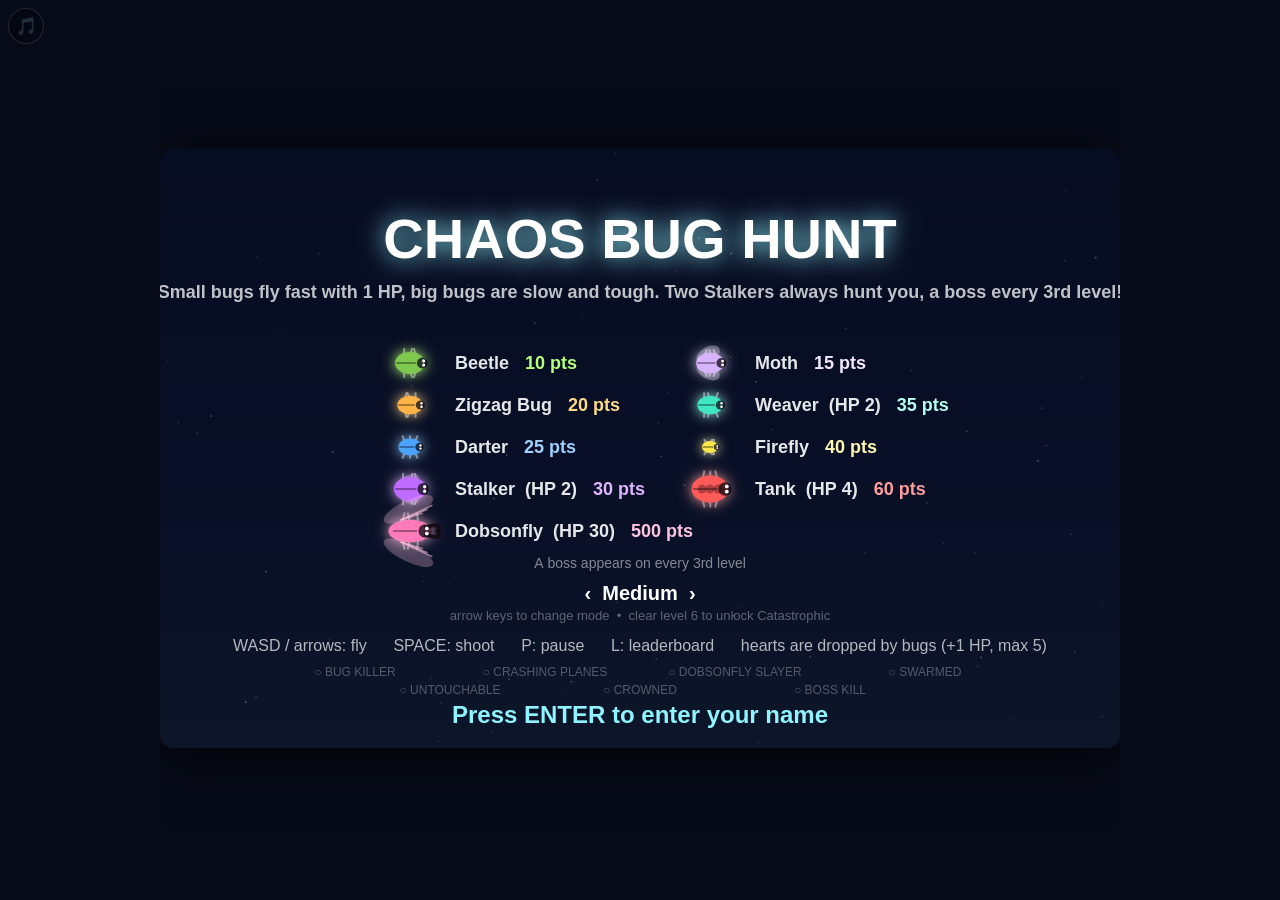
<file: games/bug-hunter/bug-hunter.html>
<!DOCTYPE html>
<html lang="en">
<head>
<meta charset="UTF-8" />
<meta name="viewport" content="width=device-width, initial-scale=1.0, maximum-scale=1.0, user-scalable=no, viewport-fit=cover" />
<meta name="apple-mobile-web-app-capable" content="yes" />
<meta name="mobile-web-app-capable" content="yes" />
<meta name="theme-color" content="#070b18" />
<title>Chaos Bug Hunt</title>
<style>
  html, body { margin: 0; height: 100%; background: #070b18; display: flex; align-items: center; justify-content: center; overflow: hidden; overscroll-behavior: none; touch-action: none; -webkit-user-select: none; user-select: none; -webkit-touch-callout: none; -webkit-tap-highlight-color: transparent; font-family: 'Segoe UI', system-ui, sans-serif; }
  canvas { border-radius: 14px; box-shadow: 0 10px 60px rgba(0,0,0,.7); max-width: 96vw; max-height: 96vh; max-height: 96dvh; touch-action: none; }
  #nameField { position: absolute; left: 50%; top: 50%; width: 1px; height: 1px; opacity: 0; border: 0; padding: 0; font-size: 16px; pointer-events: none; -webkit-user-select: text; user-select: text; }
</style>
</head>
<body>
<div id="stage" style="position:relative;">
<canvas id="game" width="960" height="600"></canvas>
<input id="nameField" type="text" maxlength="12" autocomplete="off" autocapitalize="words" autocorrect="off" spellcheck="false" enterkeyhint="go" aria-label="Your name" />
</div>
<script>
"use strict";
/* ================= CHAOS BUG HUNT =================
   Fly the jet, hunt the bugs, dodge them, grab hearts.
   Kill the level's exact quota to advance. Small bugs are
   fast and fragile, big bugs are slow and tough. Two Stalkers
   always chase you, and a boss appears every 3rd level.
   WASD / arrows: fly      SPACE: shoot      P: pause
================================================= */
const canvas = document.getElementById("game");
const ctx = canvas.getContext("2d");
const W = canvas.width, H = canvas.height;
const TAU = Math.PI * 2;
const rand = (a, b) => a + Math.random() * (b - a);
function dist2(ax, ay, bx, by) { const dx = ax - bx, dy = ay - by; return dx * dx + dy * dy; }

/* ---------------- audio (tiny synth) ---------------- */
let actx = null;
function audio() {
  if (!actx) {
    try {
      const AC = window.AudioContext || window.webkitAudioContext;
      if (AC) actx = new AC();
    } catch (e) { actx = null; }
  }
  if (actx && actx.state === "suspended") actx.resume();
  return actx;
}
function beep(freq, dur, type, vol, slide) {
  const a = audio();
  if (!a) return;
  try {
    const o = a.createOscillator(), g = a.createGain();
    o.type = type || "square";
    o.frequency.setValueAtTime(freq, a.currentTime);
    if (slide) o.frequency.exponentialRampToValueAtTime(Math.max(30, slide), a.currentTime + dur);
    g.gain.setValueAtTime(vol || 0.05, a.currentTime);
    g.gain.exponentialRampToValueAtTime(0.0001, a.currentTime + dur);
    o.connect(g); g.connect(a.destination);
    o.start(); o.stop(a.currentTime + dur);
  } catch (e) { /* ignore audio errors */ }
}

/* ---------------- bug catalogue ----------------
   different bug -> different behavior, hp, score  */
const BUG_TYPES = {
  crawler: { name: "Beetle",     r: 13, speed: 75,  hp: 1, score: 10, color: "#7ec850", glow: "#b6ff7a" },
  moth:    { name: "Moth",       r: 12, speed: 80,  hp: 1, score: 15, color: "#d8b4fe", glow: "#f3e8ff" },
  zapper:  { name: "Zigzag Bug", r: 11, speed: 150, hp: 1, score: 20, color: "#ffb347", glow: "#ffd98a" },
  weaver:  { name: "Weaver",     r: 11, speed: 150, hp: 2, score: 35, color: "#3ee6c4", glow: "#b3fff0" },
  darter:  { name: "Darter",     r: 10, speed: 250, hp: 1, score: 25, color: "#4aa3ff", glow: "#9fd0ff" },
  firefly: { name: "Firefly",    r: 7,  speed: 330, hp: 1, score: 40, color: "#ffe94a", glow: "#fff7b0" },
  hunter:  { name: "Stalker",    r: 14, speed: 130, hp: 2, score: 30, color: "#c06bff", glow: "#e0b3ff" },
  tank:    { name: "Tank",       r: 22, speed: 45,  hp: 4, score: 60, color: "#ff5a5a", glow: "#ff9d9d" },
  boss:    { name: "Dobsonfly",  r: 34, speed: 40,  hp: 30, score: 500, color: "#ff7ab8", glow: "#ffc2e0" },
  secretboss: { name: "???", r: 40, speed: 35, hp: 500, score: 0, color: "#2a0a1a", glow: "#ff2d55" }
};

/* ---------------- state ---------------- */
let state = "menu";  // menu | naming | playing | paused | gameover | leaderboard
let player, bugs, shots, hearts, particles, floats, guns;
let toasts = [];
let gunSpawnTimer = 0;
let score = 0, kills = 0, time = 0, shake = 0;
let cleanKillStreak = 0;
let bugKillerTriggerCount = 0;
const BUG_KILLER_MAX_TRIGGERS = 5;
let secretBossMilestone = 0;
let secretBossSpawnedThisLevel = 0; // Secret Bosses spawned during the current level (capped by secretBossMax)
let secretBossBonusScore = 0;       // total of the 9999 kill bonuses; excluded from the 1000-point spawn trigger
let helper = null; // null, or { x, y, vx, vy, hp, maxHp, fireCd, inv }
let helperTriggeredByTwoBosses = false;
const HELPER_MAX_HP = 10;
function spawnHelperIfNone() {
  if (helper) return;
  helper = { x: player.x - 40, y: player.y, vx: 0, vy: 0, hp: HELPER_MAX_HP, maxHp: HELPER_MAX_HP, fireCd: 0, inv: 0 };
}
let secretBossKillCount = 0;
let achEverCrowned = false, achEverBossKill = false;
try { achEverCrowned = localStorage.getItem("bughunter_ach_crowned") === "1"; } catch (e) { /* ignore */ }
try { achEverBossKill = localStorage.getItem("bughunter_ach_bosskill") === "1"; } catch (e) { /* ignore */ }
let crashingPlanesTriggered = false;
let achEverBugKiller = false, achEverCrashingPlanes = false, achEverDobsonflySlayer = false, achEverSwarmed = false, achEverUntouchable = false;
let tookDamageThisLevel = false;
try { achEverBugKiller = localStorage.getItem("bughunter_ach_bugkiller") === "1"; } catch (e) { /* ignore */ }
try { achEverCrashingPlanes = localStorage.getItem("bughunter_ach_crashingplanes") === "1"; } catch (e) { /* ignore */ }
try { achEverDobsonflySlayer = localStorage.getItem("bughunter_ach_dobsonflyslayer") === "1"; } catch (e) { /* ignore */ }
try { achEverSwarmed = localStorage.getItem("bughunter_ach_swarmed") === "1"; } catch (e) { /* ignore */ }
try { achEverUntouchable = localStorage.getItem("bughunter_ach_untouchable") === "1"; } catch (e) { /* ignore */ }
let spawnTimer = 0.5;
let level = 1, levelKills = 0, quota = 0, phase = "intro", phaseTimer = 0; // phase: intro | active | clear
let best = 0;
try { best = parseInt(localStorage.getItem("bughunter_best") || "0", 10) || 0; } catch (e) { best = 0; }
let playerName = "";
try { playerName = localStorage.getItem("bughunter_last_name") || ""; } catch (e) { playerName = ""; }
let nameInput = "";
const NAME_MAX_LEN = 12;

let BOARD_API = "https://chaos-bug-hunt-board.tanfanhua.workers.dev"; // address of the shared leaderboard service; "" keeps both boards on this device only (the kill switch)
function sharedBoardsOn() { return BOARD_API !== ""; }
const LEADERBOARD_MAX = 10;
const LEADERBOARD_PODIUM = 3;
let leaderboard = [];
if (!sharedBoardsOn()) { try { leaderboard = JSON.parse(localStorage.getItem("bughunter_leaderboard") || "[]"); } catch (e) { leaderboard = []; } }
function saveLeaderboard() {
  if (sharedBoardsOn()) { saveBoards(); return; }
  try { localStorage.setItem("bughunter_leaderboard", JSON.stringify(leaderboard)); } catch (e) { /* ignore */ }
}
const BY_SCORE = (a, b) => b.score - a.score;
const BY_LEVEL = (a, b) => (b.level - a.level) || (b.score - a.score);
function placeOnBoard(board, entry, compare) { // sorted merge, a podium of 3 different names, capped at 10 (shared by both boards)
  const merged = board.concat([entry]).sort(compare);
  const podium = [], rest = [], seen = new Set();
  for (const e of merged) {
    if (podium.length < LEADERBOARD_PODIUM && !seen.has(e.name)) { podium.push(e); seen.add(e.name); }
    else rest.push(e);
  }
  const full = podium.concat(rest);
  return { kept: full.slice(0, LEADERBOARD_MAX), dropped: full.slice(LEADERBOARD_MAX) };
}
function computeLeaderboardAfter(entry) { return placeOnBoard(leaderboard, entry, BY_SCORE); }

/* The level leaderboard: the highest level reached in a run, ties by score then by the earlier run. No clips. */
let levelBoard = []; // [{ name, level, score }], best first
if (!sharedBoardsOn()) { try { const saved = JSON.parse(localStorage.getItem("bughunter_levelboard") || "[]"); levelBoard = Array.isArray(saved) ? saved : []; } catch (e) { levelBoard = []; } }
function saveLevelBoard() {
  if (sharedBoardsOn()) { saveBoards(); return; }
  try { localStorage.setItem("bughunter_levelboard", JSON.stringify(levelBoard)); } catch (e) { /* ignore */ }
}
function computeLevelBoardAfter(entry) { return placeOnBoard(levelBoard, entry, BY_LEVEL); }

/* The shared leaderboards (docs/superpowers/specs/2026-10-11-bug-hunter-shared-leaderboard-design.md). With BOARD_API set, the two
   boards above are a display copy of the service's boards, cached in localStorage so the game starts with something to show, and
   runs that could not be sent yet wait in pendingRuns. With BOARD_API empty none of this runs and the boards live on this device. */
const PENDING_MAX = 20, PENDING_MAX_AGE_MS = 7 * 24 * 60 * 60 * 1000, BOARD_TIMEOUT_MS = 8000;
let boardEpoch = null; // how many times the service's boards have been wiped, as last heard (null = never heard)
let boardStatus = "idle"; // "idle" (nothing tried yet) | "loading" | "live" | "offline"
let pendingRuns = []; // runs not sent yet, oldest first: [{ id, name, level, score, epoch, t }]
function cleanEntry(e) { // one entry from the cache or the service, or null when it is not usable
  if (!e || typeof e !== "object" || typeof e.name !== "string" || e.name.length === 0) return null;
  if (!Number.isFinite(e.score) || !Number.isFinite(e.level)) return null;
  return { id: typeof e.id === "string" ? e.id : null, name: e.name.slice(0, NAME_MAX_LEN), level: e.level, score: e.score };
}
function cleanBoard(list) { return Array.isArray(list) ? list.map(cleanEntry).filter(Boolean).slice(0, LEADERBOARD_MAX) : []; }
function validPending(r) { // a waiting run read back from storage: well-formed and not older than a week
  return !!r && typeof r === "object" && typeof r.id === "string" && typeof r.name === "string" && r.name.length > 0
    && Number.isFinite(r.level) && Number.isFinite(r.score) && Number.isFinite(r.t) && Date.now() - r.t < PENDING_MAX_AGE_MS;
}
function saveBoards() {
  try { localStorage.setItem("bughunter_shared", JSON.stringify({ points: leaderboard, levels: levelBoard, epoch: boardEpoch })); } catch (e) { /* ignore */ }
}
function savePending() {
  try { localStorage.setItem("bughunter_pending", JSON.stringify(pendingRuns)); } catch (e) { /* ignore */ }
}
function loadSharedCache() {
  try {
    const saved = JSON.parse(localStorage.getItem("bughunter_shared") || "null");
    if (saved && typeof saved === "object") {
      leaderboard = cleanBoard(saved.points);
      levelBoard = cleanBoard(saved.levels);
      boardEpoch = Number.isInteger(saved.epoch) ? saved.epoch : null;
    }
  } catch (e) { /* an unreadable cache: start empty */ }
  try {
    const waiting = JSON.parse(localStorage.getItem("bughunter_pending") || "[]");
    pendingRuns = Array.isArray(waiting) ? waiting.filter(validPending).slice(-PENDING_MAX) : [];
  } catch (e) { pendingRuns = []; }
}
function boardApi(method, path, body) { // resolves with the service's JSON; rejects with an Error whose .status is the HTTP status (0 = no connection or timeout) and .data the JSON body, if any
  return new Promise((resolve, reject) => {
    let finished = false, timer = null;
    const finish = (fn, value) => { if (finished) return; finished = true; clearTimeout(timer); fn(value); };
    const fail = (message, status, data) => finish(reject, Object.assign(new Error(message), { status: status, data: data }));
    if (typeof fetch !== "function") { fail("no fetch", 0); return; }
    timer = setTimeout(() => fail("timeout", 0), BOARD_TIMEOUT_MS);
    const init = { method: method, cache: "no-store" };
    if (body !== undefined) { init.headers = { "Content-Type": "application/json" }; init.body = JSON.stringify(body); }
    try {
      fetch(BOARD_API + path, init)
        .then((res) => res.json().then((data) => data, () => null).then((data) => {
          if (res.ok && data) finish(resolve, data);
          else fail("HTTP " + res.status, res.status, data);
        }))
        .catch(() => fail("network", 0));
    } catch (e) { fail("network", 0); }
  });
}
function refreshThumbnails() { // the POINTS board changed while it is on screen: rebuild the clip thumbnails (but never under a clip being watched)
  if (state === "leaderboard" && boardPage === "points" && !zoomedVideoEl) renderLeaderboardVideos();
}
function applyBoards(data) { // adopt the service's boards, with any runs still waiting on top; false if the reply is unusable
  if (!data || !Array.isArray(data.points) || !Array.isArray(data.levels)) return false;
  if (Number.isInteger(data.epoch)) {
    boardEpoch = data.epoch;
    const kept = pendingRuns.filter((r) => !Number.isInteger(r.epoch) || r.epoch >= data.epoch); // runs from before a wipe would be refused anyway
    if (kept.length !== pendingRuns.length) { pendingRuns = kept; savePending(); }
  }
  let points = cleanBoard(data.points), levels = cleanBoard(data.levels);
  for (const r of pendingRuns) {
    const run = { id: r.id, name: r.name.slice(0, NAME_MAX_LEN), level: r.level, score: r.score };
    if (!points.some((e) => e.id === r.id)) points = placeOnBoard(points, Object.assign({}, run), BY_SCORE).kept;
    if (!levels.some((e) => e.id === r.id)) levels = placeOnBoard(levels, Object.assign({}, run), BY_LEVEL).kept;
  }
  const changed = points.map((e) => e.id).join() !== leaderboard.map((e) => e.id).join();
  leaderboard = points;
  levelBoard = levels;
  saveBoards();
  if (changed) refreshThumbnails();
  return true;
}
function newRunId() { return Date.now().toString(36) + "-" + Math.random().toString(36).slice(2, 10); }
let clipSaving = Promise.resolve(); // settles once the clip of the latest run has been saved: thumbnails wait for it
function clipKey(e) { return e.videoId || (e.id ? "run_" + e.id : null); } // where an entry's clip is kept (entries from before run ids remember theirs)
function submitRun(run) { // queue a finished run and try to send it
  pendingRuns.push({ id: run.id, name: run.name, level: run.level, score: run.score, epoch: boardEpoch, t: Date.now() });
  if (pendingRuns.length > PENDING_MAX) pendingRuns.splice(0, pendingRuns.length - PENDING_MAX);
  savePending();
  return syncBoards();
}
function dropPending(run) { pendingRuns = pendingRuns.filter((r) => r !== run); savePending(); }
async function flushPending() { // send the waiting runs, oldest first; resolves true if the service answered with boards at least once
  let answered = false;
  const fresh = pendingRuns.filter((r) => Date.now() - r.t < PENDING_MAX_AGE_MS);
  if (fresh.length !== pendingRuns.length) { pendingRuns = fresh; savePending(); }
  while (pendingRuns.length > 0) {
    const r = pendingRuns[0];
    let data;
    try {
      data = await boardApi("POST", "/runs", { id: r.id, name: r.name, level: r.level, score: r.score, epoch: r.epoch });
    } catch (e) {
      if (e.status !== 409 && e.status !== 400 && e.status !== 413) throw e; // no connection, slow down, or a server hiccup: keep the run for later
      dropPending(r); // refused for good (a wipe happened, or the run was invalid): forget it
      if (applyBoards(e.data)) answered = true; // a 409 carries the current boards
      continue;
    }
    dropPending(r);
    if (applyBoards(data)) answered = true;
  }
  return answered;
}
let syncPromise = null, syncAgain = false;
function syncBoards() { // send the waiting runs, then refresh the boards; one sync at a time (a call made meanwhile earns exactly one more pass)
  if (!sharedBoardsOn()) return Promise.resolve();
  if (syncPromise) { syncAgain = true; return syncPromise; }
  boardStatus = "loading";
  syncPromise = (async () => {
    try {
      const answered = await flushPending();
      if (!answered && !applyBoards(await boardApi("GET", "/boards"))) throw new Error("unusable reply");
      boardStatus = "live";
      await pruneClips();
    } catch (e) {
      boardStatus = "offline";
    }
    syncPromise = null;
    if (syncAgain) { syncAgain = false; return syncBoards(); }
  })();
  return syncPromise;
}
if (sharedBoardsOn()) loadSharedCache();
let LEADERBOARD_CLEAR_LENGTH = 12; // length of the secret clear code
let LEADERBOARD_CLEAR_HASH = 8358130821886589; // hashText() of the secret clear code; the code itself is stored nowhere (a hash obscures, it is not encryption)
let leaderboardCodeBuffer = ""; // the last few characters typed outside a run
function hashText(s) { // cyrb53, a small public-domain 53-bit string hash. It only keeps the clear code out of the page source: it obscures, it is not encryption.
  let h1 = 0xdeadbeef, h2 = 0x41c6ce57;
  for (let i = 0; i < s.length; i++) {
    const ch = s.charCodeAt(i);
    h1 = Math.imul(h1 ^ ch, 2654435761);
    h2 = Math.imul(h2 ^ ch, 1597334677);
  }
  h1 = Math.imul(h1 ^ (h1 >>> 16), 2246822507);
  h1 ^= Math.imul(h2 ^ (h2 >>> 13), 3266489909);
  h2 = Math.imul(h2 ^ (h2 >>> 16), 2246822507);
  h2 ^= Math.imul(h1 ^ (h1 >>> 13), 3266489909);
  return 4294967296 * (2097151 & h2) + (h1 >>> 0);
}
function wipeLocalBoards() { // empty both boards and every saved clip on this device
  leaderboard = [];
  saveLeaderboard();
  levelBoard = [];
  saveLevelBoard();
  clearAllVideoBlobs().catch(() => {}); // the saved clips go with the scores
  clearLeaderboardVideos(); // thumbnails (and a zoomed clip) currently on screen
  pushToast("Leaderboards cleared");
}
function clearLeaderboard(code) { // the typed clear code: on its own device, or (shared mode) on the service for everybody, which checks the code itself
  if (!sharedBoardsOn()) { wipeLocalBoards(); return Promise.resolve(); }
  return boardApi("POST", "/clear", { code: code })
    .then((data) => {
      pendingRuns = []; // runs waiting from before the wipe would be refused anyway
      savePending();
      if (Number.isInteger(data.epoch)) boardEpoch = data.epoch;
      wipeLocalBoards();
    })
    .catch(() => pushToast("Couldn't clear the shared boards"));
}
let zoomedVideoEl = null;
let leaderboardVideoEls = [];
let boardPage = "points"; // which leaderboard page is showing: "points" or "levels"
function enterLeaderboard(page) { // always opens on POINTS unless told otherwise
  state = "leaderboard";
  boardPage = page === "levels" ? "levels" : "points";
  if (boardPage === "points") renderLeaderboardVideos(); else clearLeaderboardVideos();
  syncBoards(); // shared mode: refresh the boards from the service (a no-op otherwise)
}
function showBoardPage(page) { // POINTS keeps the clip thumbnails; LEVELS has none
  if (state !== "leaderboard" || page === boardPage) return;
  boardPage = page;
  if (page === "points") renderLeaderboardVideos(); else clearLeaderboardVideos();
}
function exitLeaderboard() { state = "menu"; clearLeaderboardVideos(); }
function closeZoom() {
  if (zoomedVideoEl) { zoomedVideoEl.remove(); zoomedVideoEl = null; }
}
function clearLeaderboardVideos() {
  leaderboardVideoEls.forEach((v) => { URL.revokeObjectURL(v.src); v.remove(); });
  leaderboardVideoEls = [];
  closeZoom();
}
let videoRenderToken = 0;
async function renderLeaderboardVideos() {
  const token = ++videoRenderToken; // a newer render replaces an older one that is still waiting on clips
  clearLeaderboardVideos();
  const stage = document.getElementById("stage");
  await clipSaving; // a clip that is still being saved should show up too
  if (token !== videoRenderToken) return;
  for (let i = 0; i < leaderboard.length; i++) {
    const key = clipKey(leaderboard[i]);
    if (!key) continue;
    let blob = null;
    try { blob = await loadVideoBlob(key); } catch (err) { blob = null; } // no IndexedDB (a private window, say): no thumbnails
    if (token !== videoRenderToken) return;
    if (!blob || state !== "leaderboard" || boardPage !== "points") continue; // the board may have closed, or flipped to LEVELS, while this awaited
    const vid = document.createElement("video");
    vid.src = URL.createObjectURL(blob);
    vid.muted = true;
    vid.style.position = "absolute";
    vid.style.cursor = "pointer";
    vid.style.objectFit = "cover";
    positionThumbnail(vid, i);
    vid.addEventListener("click", () => openZoom(vid.src));
    stage.appendChild(vid);
    leaderboardVideoEls.push(vid);
  }
}
function positionThumbnail(vid, rowIndex) {
  const scale = canvas.getBoundingClientRect().width / W; // canvas is CSS-scaled — map back to real px
  const rowY = 150 + rowIndex * 40; // must match drawLeaderboard's startY/rowH
  vid.style.width = (80 * scale) + "px";
  vid.style.height = (34 * scale) + "px"; // fits within one row's height — an unsized <video> would otherwise default to 150px tall and overlap neighboring rows
  vid.style.left = ((W / 2 + 180) * scale) + "px";
  vid.style.top = ((rowY - 17) * scale) + "px";
}
function openZoom(src) {
  closeZoom();
  zoomedVideoEl = document.createElement("video");
  zoomedVideoEl.src = src;
  zoomedVideoEl.controls = true;
  zoomedVideoEl.autoplay = true;
  Object.assign(zoomedVideoEl.style, {
    position: "fixed", top: "50%", left: "50%", transform: "translate(-50%, -50%)",
    maxWidth: "90vw", maxHeight: "90vh", zIndex: "1000", boxShadow: "0 10px 60px rgba(0,0,0,.8)"
  });
  zoomedVideoEl.addEventListener("click", closeZoom);
  document.body.appendChild(zoomedVideoEl);
}

const DB_NAME = "bughunter_videos", DB_STORE = "clips";
function openVideoDb() {
  return new Promise((resolve, reject) => {
    const req = indexedDB.open(DB_NAME, 1);
    req.onupgradeneeded = () => req.result.createObjectStore(DB_STORE);
    req.onsuccess = () => resolve(req.result);
    req.onerror = () => reject(req.error);
  });
}
async function saveVideoBlob(id, blob) {
  const db = await openVideoDb();
  return new Promise((resolve, reject) => {
    const tx = db.transaction(DB_STORE, "readwrite");
    tx.objectStore(DB_STORE).put(blob, id);
    tx.oncomplete = resolve;
    tx.onerror = () => reject(tx.error);
  });
}
async function loadVideoBlob(id) {
  const db = await openVideoDb();
  return new Promise((resolve, reject) => {
    const req = db.transaction(DB_STORE, "readonly").objectStore(DB_STORE).get(id);
    req.onsuccess = () => resolve(req.result || null);
    req.onerror = () => reject(req.error);
  });
}
async function deleteVideoBlob(id) {
  const db = await openVideoDb();
  return new Promise((resolve, reject) => {
    const tx = db.transaction(DB_STORE, "readwrite");
    tx.objectStore(DB_STORE).delete(id);
    tx.oncomplete = resolve;
    tx.onerror = () => reject(tx.error);
  });
}

async function clearAllVideoBlobs() {
  const db = await openVideoDb();
  return new Promise((resolve, reject) => {
    const tx = db.transaction(DB_STORE, "readwrite");
    tx.objectStore(DB_STORE).clear();
    tx.oncomplete = resolve;
    tx.onerror = () => reject(tx.error);
  });
}
async function listVideoKeys() {
  const db = await openVideoDb();
  return new Promise((resolve, reject) => {
    const req = db.transaction(DB_STORE, "readonly").objectStore(DB_STORE).getAllKeys();
    req.onsuccess = () => resolve(req.result);
    req.onerror = () => reject(req.error);
  });
}
async function pruneClips() { // delete the clips of runs that are neither on the POINTS board nor waiting to be sent (old "clip_" ones are left alone)
  try {
    const keep = new Set(leaderboard.map((e) => clipKey(e)).concat(pendingRuns.map((r) => "run_" + r.id)));
    for (const key of await listVideoKeys()) if (typeof key === "string" && key.startsWith("run_") && !keep.has(key)) await deleteVideoBlob(key);
  } catch (e) { /* no IndexedDB, or it failed: the clips stay */ }
}

const CLIP_SECONDS = 25;
let recorder = null, recordedChunks = [];
function startRecording() {
  recordedChunks = [];
  try {
    const stream = canvas.captureStream(30);
    recorder = new MediaRecorder(stream, { mimeType: "video/webm" });
    recorder.ondataavailable = (e) => {
      if (!e.data || e.data.size === 0) return;
      recordedChunks.push(e.data);
      if (recordedChunks.length > CLIP_SECONDS) recordedChunks.shift();
    };
    recorder.start(1000);
  } catch (e) {
    recorder = null; // unsupported browser — game proceeds with no video, ever
  }
}

const MAX_HP_CAP = 5;
const SECRET_BOSS_INVINCIBLE_SECONDS = 30; // seconds (the timer is decremented by dt); each kill renews the timer to this, it never stacks
const SECRET_BOSS_BONUS = 9999;
const SECRET_BOSS_MIN_LEVEL = 4;
function secretBossMax(lvl) { return lvl >= SECRET_BOSS_MIN_LEVEL ? lvl - SECRET_BOSS_MIN_LEVEL + 1 : 0; } // level 4: 1, level 5: 2, level 6: 3, ...
const DIFFICULTIES = [
  { key: "easy",         label: "Easy",         speedMult: 0.8, spawnMult: 1.3,  startMaxHp: 5 },
  { key: "medium",       label: "Medium",       speedMult: 1.0, spawnMult: 1.0,  startMaxHp: 5 },
  { key: "hard",         label: "Hard",         speedMult: 1.2, spawnMult: 0.8,  startMaxHp: 4 },
  { key: "catastrophic", label: "Catastrophic", speedMult: 1.4, spawnMult: 0.65, startMaxHp: 3, extraStalker: true }
];
let difficulty = "medium";
let menuModeIndex = 1; // index into DIFFICULTIES, starts on "medium"
let catastrophicUnlocked = false;
try { catastrophicUnlocked = localStorage.getItem("bughunter_unlock_catastrophic") === "1"; } catch (e) { catastrophicUnlocked = false; }
function currentDifficulty() { return DIFFICULTIES.find(d => d.key === difficulty) || DIFFICULTIES[1]; }
function unlockedModes() { return DIFFICULTIES.filter(d => !d.extraStalker || catastrophicUnlocked); }

function quotaFor(lvl) { return 10 + (lvl - 1) * 4; } // bugs to kill to clear a level

function start() {
  Object.keys(keys).forEach((k) => { keys[k] = false; }); // guard against a key stuck "held" from before this run (e.g. a keyup dropped by a focus change while typing the name)
  const d = currentDifficulty();
  player = { x: W / 2, y: H / 2 + 80, vx: 0, vy: 0, angle: -Math.PI / 2, hp: d.startMaxHp, maxHp: d.startMaxHp, inv: 0, fireCd: 0, thrust: false, shotCount: 1, invincibleTimer: 0 };
  bugs = []; shots = []; hearts = []; particles = []; floats = []; guns = []; // toasts is intentionally not reset here — see declaration above
  score = 0; kills = 0; time = 0; shake = 0; cleanKillStreak = 0; crashingPlanesTriggered = false;
  bugKillerTriggerCount = 0;
  secretBossMilestone = 0; secretBossKillCount = 0;
  secretBossSpawnedThisLevel = 0; secretBossBonusScore = 0;
  helper = null; helperTriggeredByTwoBosses = false;
  tookDamageThisLevel = false;
  leaderboardCodeBuffer = ""; // a half-typed secret code doesn't carry into the run
  touch.stickId = null; touch.fireId = null; touch.dx = 0; touch.dy = 0; // let go of any held touch
  blurNameField(); // dismiss the phone keyboard
  gesture = null;
  spawnTimer = 0.4;
  level = 1; levelKills = 0; quota = quotaFor(level); phase = "intro"; phaseTimer = 2;
  state = "playing";
  startRecording();
}

/* ---------------- input ---------------- */
const keys = {};
addEventListener("keydown", (e) => {
  if (["ArrowUp", "ArrowDown", "ArrowLeft", "ArrowRight", " "].indexOf(e.key) >= 0) e.preventDefault();
  keys[e.key] = true;
  keys[e.key.toLowerCase()] = true;
  audio();

  // The secret code works on every screen except during a run. Nothing is echoed and stray keys before it don't
  // matter. It is matched on the keys pressed, not on the name field, so a prefilled name can't break it.
  if (e.key.length === 1 && (state === "menu" || state === "leaderboard" || state === "naming" || state === "gameover")) {
    leaderboardCodeBuffer = (leaderboardCodeBuffer + e.key).slice(-LEADERBOARD_CLEAR_LENGTH);
    if (leaderboardCodeBuffer.length === LEADERBOARD_CLEAR_LENGTH && hashText(leaderboardCodeBuffer) === LEADERBOARD_CLEAR_HASH) {
      const typed = leaderboardCodeBuffer;
      leaderboardCodeBuffer = "";
      if (state === "naming") nameInput = playerName; // undo what the code typed into the name field
      clearLeaderboard(typed);
      return;
    }
  }

  if (state === "naming") {
    if (e.key === "Enter") {
      confirmName();
    } else if (e.key === "Escape") {
      state = "menu";
      blurNameField();
    } else if (e.key === "Backspace") {
      nameInput = nameInput.slice(0, -1);
    } else if (e.key.length === 1 && nameInput.length < NAME_MAX_LEN) {
      nameInput += e.key;
    }
    return; // naming screen swallows every other shortcut while active
  }

  if (state === "menu" && (e.key === "ArrowLeft" || e.key === "ArrowRight")) changeMenuMode(e.key === "ArrowRight" ? 1 : -1);
  if (e.key === "Enter" && (state === "menu" || state === "gameover")) {
    nameInput = playerName;
    state = "naming";
  }
  const k = e.key.toLowerCase();
  if (k === "p" && (state === "playing" || state === "paused")) state = state === "playing" ? "paused" : "playing";
  if (k === "l" && state === "menu") enterLeaderboard();
  else if (k === "l" && state === "leaderboard") exitLeaderboard();
  if (e.key === "Escape" && state === "leaderboard") { if (zoomedVideoEl) closeZoom(); else exitLeaderboard(); }
  if (e.key === "ArrowDown" && state === "menu") enterLeaderboard("levels"); // the menu's shortcut to the level board
  else if (e.key === "ArrowDown" && state === "leaderboard") showBoardPage("levels");
  else if (e.key === "ArrowUp" && state === "leaderboard") showBoardPage("points");
});
addEventListener("keyup", (e) => { keys[e.key] = false; keys[e.key.toLowerCase()] = false; });
canvas.addEventListener("mousedown", (e) => {
  audio();
  if (state === "menu" || state === "gameover") { nameInput = playerName; state = "naming"; }
  else if (state === "leaderboard") { // a mouse click on a tab switches pages
    const p = canvasPoint(e);
    if (inRect(p, TAB_POINTS)) showBoardPage("points");
    else if (inRect(p, TAB_LEVELS)) showBoardPage("levels");
  }
});

/* ---------------- touch input (phones and tablets) ----------------
   Touches drive the same controls as the keyboard: a floating joystick on the left half flies, holding anywhere on the
   right half fires, and a button at the top pauses. A mouse keeps using the handlers above. */
let touchMode = false; // true on touch-first devices, and from the first touch on any device
try { touchMode = !!(window.matchMedia && window.matchMedia("(pointer: coarse)").matches); } catch (e) { touchMode = false; }
const touch = { stickId: null, sx: 0, sy: 0, dx: 0, dy: 0, fireId: null };
const STICK_RADIUS = 90, STICK_DEADZONE = 14;
const PAUSE_BTN = { x: W / 2, y: 38, r: 26 };
const MODE_PREV = { x: W / 2 - 210, y: 424, w: 170, h: 56 }, MODE_NEXT = { x: W / 2 + 40, y: 424, w: 170, h: 56 };
const MENU_LB_BTN = { x: W - 214, y: H - 68, w: 190, h: 52 }; // buttons are sized for fingers: the canvas is scaled down on a phone
const NAME_OK_BTN = { x: W / 2 + 20, y: H / 2 + 80, w: 160, h: 60 };
const NAME_CANCEL_BTN = { x: W / 2 - 180, y: H / 2 + 80, w: 160, h: 60 };
const PORTRAIT_BTN = { x: W / 2 - 170, y: H / 2 + 60, w: 340, h: 90 };
let portraitOk = false; // the player chose "play anyway" while holding a touch device in portrait
function isPortrait() { return touchMode && !portraitOk && innerHeight > innerWidth; }
function inRect(p, r) { return p.x >= r.x && p.x <= r.x + r.w && p.y >= r.y && p.y <= r.y + r.h; }
function changeMenuMode(dir) { // dir: 1 = next difficulty, -1 = previous (arrow keys and the touch arrows)
  const modes = unlockedModes();
  const curKey = DIFFICULTIES[menuModeIndex].key;
  let i = modes.findIndex(m => m.key === curKey);
  if (i < 0) i = 0;
  i = (i + dir + modes.length) % modes.length;
  menuModeIndex = DIFFICULTIES.findIndex(m => m.key === modes[i].key);
}
function confirmName() { // Enter, or the touch OK button
  const trimmed = nameInput.trim().slice(0, NAME_MAX_LEN);
  playerName = trimmed.length > 0 ? trimmed : "Player";
  try { localStorage.setItem("bughunter_last_name", playerName); } catch (err) { /* ignore */ }
  difficulty = DIFFICULTIES[menuModeIndex].key;
  start();
}
const nameField = document.getElementById("nameField"); // hidden text field: focusing it brings up the phone keyboard
function focusNameField() {
  if (!nameField) return;
  nameField.value = nameInput;
  try { nameField.focus(); } catch (err) { /* ignore */ }
}
function blurNameField() {
  if (!nameField) return;
  try { nameField.blur(); } catch (err) { /* ignore */ }
  nameField.value = "";
}
function openNaming(viaTouch) {
  nameInput = playerName;
  state = "naming";
  if (viaTouch) focusNameField();
}
if (nameField) nameField.addEventListener("input", () => { if (state === "naming") nameInput = nameField.value.slice(0, NAME_MAX_LEN); });

/* Taps and swipes on the menu and the leaderboard screen: a finger that goes down is remembered, and what it meant is
   decided when it lifts (under 24 canvas px is a tap, a mostly vertical drag of 60+ px is a swipe, anything else is ignored). */
const SWIPE_MIN = 60, TAP_SLOP = 24;
let gesture = null; // { id, x, y, state } for the finger that went down on the menu or the leaderboard screen
function flipBoardPage() { showBoardPage(boardPage === "points" ? "levels" : "points"); }
function onSwipe(dir) { // dir: "up" or "down"
  if (state === "menu" && dir === "down") enterLeaderboard("levels"); // the menu: swipe down shows the level board
  else if (state === "leaderboard") flipBoardPage(); // the leaderboard: any vertical swipe flips the page, so the direction can't be wrong
}
function onTap(p) {
  if (state === "menu") {
    if (inRect(p, MENU_LB_BTN)) enterLeaderboard();
    else if (inRect(p, MODE_PREV)) changeMenuMode(-1);
    else if (inRect(p, MODE_NEXT)) changeMenuMode(1);
    else openNaming(true);
  } else if (state === "leaderboard") {
    if (inRect(p, TAB_POINTS)) showBoardPage("points");
    else if (inRect(p, TAB_LEVELS)) showBoardPage("levels");
    else if (!zoomedVideoEl) exitLeaderboard();
  }
}
function canvasPoint(e) { // a pointer position in canvas pixels, whatever size the canvas is scaled to
  const r = canvas.getBoundingClientRect();
  return { x: (e.clientX - r.left) * (W / r.width), y: (e.clientY - r.top) * (H / r.height) };
}
canvas.addEventListener("pointerdown", (e) => {
  if (e.pointerType === "mouse") return;
  touchMode = true;
  audio();
  e.preventDefault();
  const p = canvasPoint(e);
  if (isPortrait()) { if (inRect(p, PORTRAIT_BTN)) portraitOk = true; return; } // only the play-anyway button works under the rotate prompt
  if (state === "playing") {
    if (Math.hypot(p.x - PAUSE_BTN.x, p.y - PAUSE_BTN.y) <= PAUSE_BTN.r + 12) { state = "paused"; return; }
    if (p.x < W / 2) {
      if (touch.stickId === null) { touch.stickId = e.pointerId; touch.sx = p.x; touch.sy = p.y; touch.dx = 0; touch.dy = 0; }
    } else if (touch.fireId === null) touch.fireId = e.pointerId;
    try { canvas.setPointerCapture(e.pointerId); } catch (err) { /* ignore */ }
  } else if (state === "paused") {
    state = "playing";
  } else if (state === "menu" || state === "leaderboard") { // these act when the finger lifts (see releaseTouch), so a swipe can't be mistaken for a tap
    gesture = { id: e.pointerId, x: p.x, y: p.y, state: state };
    try { canvas.setPointerCapture(e.pointerId); } catch (err) { /* ignore */ }
  } else if (state === "gameover") {
    openNaming(true);
  } else if (state === "naming") {
    if (inRect(p, NAME_OK_BTN)) confirmName();
    else if (inRect(p, NAME_CANCEL_BTN)) { state = "menu"; blurNameField(); }
    else focusNameField();
  }
});
canvas.addEventListener("pointermove", (e) => {
  if (e.pointerId !== touch.stickId) return;
  const p = canvasPoint(e);
  let dx = p.x - touch.sx, dy = p.y - touch.sy;
  const d = Math.hypot(dx, dy);
  if (d > STICK_RADIUS) { dx *= STICK_RADIUS / d; dy *= STICK_RADIUS / d; }
  touch.dx = dx; touch.dy = dy;
});
function releaseTouch(e) {
  if (e.pointerId === touch.stickId) { touch.stickId = null; touch.dx = 0; touch.dy = 0; }
  if (e.pointerId === touch.fireId) touch.fireId = null;
  if (gesture && e.pointerId === gesture.id) { // a finger lifted on the menu or the leaderboard: was it a tap or a swipe?
    const g = gesture;
    gesture = null;
    if (e.type === "pointercancel" || state !== g.state) return; // cancelled, or the screen changed in the meantime
    const p = canvasPoint(e);
    const dx = p.x - g.x, dy = p.y - g.y;
    if (Math.abs(dy) >= SWIPE_MIN && Math.abs(dy) >= 1.5 * Math.abs(dx)) onSwipe(dy > 0 ? "down" : "up");
    else if (Math.hypot(dx, dy) <= TAP_SLOP) onTap({ x: g.x, y: g.y });
  }
}
canvas.addEventListener("pointerup", releaseTouch);
canvas.addEventListener("pointercancel", releaseTouch);
const TAB_POINTS = { x: W / 2 - 170, y: 94, w: 150, h: 36 }, TAB_LEVELS = { x: W / 2 + 20, y: 94, w: 150, h: 36 }; // the POINTS | LEVELS tabs
canvas.addEventListener("wheel", (e) => { // scrolling moves between the two leaderboard pages: down is LEVELS, up is POINTS
  if (state !== "leaderboard" || e.ctrlKey || Math.abs(e.deltaY) < 8) return;
  showBoardPage(e.deltaY > 0 ? "levels" : "points");
});

/* ---------------- helpers ---------------- */
function burst(x, y, color, n) {
  for (let i = 0; i < n; i++) {
    const a = Math.random() * TAU, s = rand(40, 220);
    particles.push({ x: x, y: y, vx: Math.cos(a) * s, vy: Math.sin(a) * s, life: rand(0.3, 0.7), max: 0.7, size: rand(1.5, 4), color: color });
  }
}
function addFloat(x, y, txt, color) { floats.push({ x: x, y: y, txt: txt, color: color, life: 1 }); }
function pushToast(text) { toasts.push({ text: text, life: 2.8 }); }
function fmtClock(secs) { // seconds rounded up, as m:ss (180 -> "3:00")
  const s = Math.max(0, Math.ceil(secs));
  return Math.floor(s / 60) + ":" + String(s % 60).padStart(2, "0");
}
function makeHeart(x, y) {
  const a = Math.random() * TAU;
  return { x: x, y: y, vx: Math.cos(a) * 40, vy: Math.sin(a) * 40, t: Math.random() * 10 };
}

/* ---------------- spawning ---------------- */
function pickType() {
  const opts = [["crawler", 3]];
  if (level >= 2) opts.push(["moth", 2.5]);
  if (level >= 3) opts.push(["zapper", 2.5], ["weaver", 2]);
  if (level >= 4) opts.push(["darter", 2], ["firefly", 1.8]);
  if (level >= 5) opts.push(["hunter", 2]);
  if (level >= 6) opts.push(["tank", 1.2]);
  let tot = 0;
  for (const o of opts) tot += o[1];
  let r = Math.random() * tot;
  for (const o of opts) { r -= o[1]; if (r <= 0) return o[0]; }
  return "crawler";
}
function spawnBug(forceType) {
  const type = forceType || pickType(), cfg = BUG_TYPES[type];
  const side = Math.floor(Math.random() * 4);
  let x, y;
  if (side === 0) { x = rand(40, W - 40); y = -30; }
  else if (side === 1) { x = W + 30; y = rand(40, H - 40); }
  else if (side === 2) { x = rand(40, W - 40); y = H + 30; }
  else { x = -30; y = rand(40, H - 40); }
  const a = Math.random() * TAU;
  // size factor: smaller bugs are faster and more fragile,
  // bigger bugs are slower and tougher (bosses keep a fixed size)
  const s = (type === "boss" || type === "secretboss") ? 1 : rand(0.65, 1.45);
  const r = Math.max(6, Math.round(cfg.r * s));
  const spd = (cfg.speed / s) * (1 + (level - 1) * 0.05) * currentDifficulty().speedMult;
  const hp = type === "secretboss" ? cfg.hp : (type === "boss" ? 20 + level * 5 : Math.max(1, Math.ceil(cfg.hp * s)));
  const sc = type === "secretboss" ? 0 : (type === "boss" ? 400 + level * 100 : Math.max(1, Math.round(cfg.score * s)));
  bugs.push({ type: type, cfg: cfg, r: r, x: x, y: y, vx: Math.cos(a) * spd, vy: Math.sin(a) * spd, hp: hp, maxHp: hp, score: sc, flash: 0, t: Math.random() * 10, phase: Math.random() * TAU, baseAngle: a, timer: 0, spd: spd, addTimer: 30, hadAddSpawn: false });
}
function spawnAdds(beetleCount, stalkerCount, dobsonflyCount) {
  for (let i = 0; i < beetleCount; i++) spawnBug("crawler");
  for (let i = 0; i < stalkerCount; i++) spawnBug("hunter");
  for (let i = 0; i < (dobsonflyCount || 0); i++) spawnBug("boss"); // ordinary Dobsonflies, each with its own add timer
}
function chaserCount() {
  let n = 0;
  for (const b of bugs) if (b.type === "hunter") n++;
  return n;
}
function targetChaserCount() { return currentDifficulty().extraStalker ? 3 : 2; }
function ensureChasers() {
  let guard = 0;
  while (chaserCount() < targetChaserCount() && bugs.length < 18 && guard++ < 4) spawnBug("hunter");
}
function killBug(i) {
  const b = bugs[i];
  if (b.type !== "secretboss") {
    score += b.score;
    kills++;
    levelKills++;
    addFloat(b.x, b.y, "+" + b.score, b.cfg.glow);
    cleanKillStreak++;
    if (cleanKillStreak >= 5) {
      cleanKillStreak = 0;
      if (bugKillerTriggerCount < BUG_KILLER_MAX_TRIGGERS) {
        bugKillerTriggerCount++;
        player.maxHp = Math.min(player.maxHp + 1, MAX_HP_CAP);
        player.hp = player.maxHp;
        player.shotCount = Math.min(player.shotCount + 1, 4);
        pushToast("BUG KILLER — +1 Heart, +1 Shot");
        if (!achEverBugKiller) { achEverBugKiller = true; try { localStorage.setItem("bughunter_ach_bugkiller", "1"); } catch (e) { /* ignore */ } }
      }
    }
  }
  if (b.type === "secretboss") {
    burst(b.x, b.y, "#ff2d55", 40);
    burst(b.x, b.y, "#ffd700", 24);
    shake = Math.max(shake, 0.7);
    beep(100, 0.6, "sawtooth", 0.12, 30);
    score += SECRET_BOSS_BONUS;
    secretBossBonusScore += SECRET_BOSS_BONUS;
    player.invincibleTimer = SECRET_BOSS_INVINCIBLE_SECONDS; // renews to 30 s, never adds up
    addFloat(b.x, b.y, "+" + SECRET_BOSS_BONUS, "#ffd700");
    secretBossKillCount++;
    pushToast("9999 points and invincible time obtained!!!!!");
    if (!achEverCrowned) { achEverCrowned = true; try { localStorage.setItem("bughunter_ach_crowned", "1"); } catch (e) { /* ignore */ } }
    if (secretBossKillCount === 3) {
      spawnHelperIfNone();
      pushToast("BOSS KILL — Helper Bug deployed");
      if (!achEverBossKill) { achEverBossKill = true; try { localStorage.setItem("bughunter_ach_bosskill", "1"); } catch (e) { /* ignore */ } }
    }
  } else if (b.type === "boss") {
    // boss down: big burst, screen shake, and it drops two hearts
    burst(b.x, b.y, b.cfg.color, 40);
    burst(b.x, b.y, "#ffffff", 24);
    shake = Math.max(shake, 0.6);
    beep(160, 0.5, "sawtooth", 0.1, 45);
    beep(330, 0.4, "triangle", 0.08, 880);
    if (hearts.length < 3) hearts.push(makeHeart(b.x - 24, b.y));
    if (hearts.length < 3) hearts.push(makeHeart(b.x + 24, b.y));
    if (!b.hadAddSpawn) {
      score += 200;
      pushToast("DOBSONFLY SLAYER — +200");
      if (!achEverDobsonflySlayer) { achEverDobsonflySlayer = true; try { localStorage.setItem("bughunter_ach_dobsonflyslayer", "1"); } catch (e) { /* ignore */ } }
    }
  } else {
    burst(b.x, b.y, b.cfg.color, 14);
    beep(660, 0.15, "triangle", 0.07, 1320);
    if (hearts.length < 3 && Math.random() < 0.12) hearts.push(makeHeart(b.x, b.y));
  }
  bugs.splice(i, 1);
}
function hitPlayer(b) {
  player.hp--;
  cleanKillStreak = 0;
  tookDamageThisLevel = true;
  if (player.hp === 1 && !crashingPlanesTriggered) {
    crashingPlanesTriggered = true;
    difficulty = "easy";
    pushToast("CRASHING PLANES — assist engaged");
    if (!achEverCrashingPlanes) { achEverCrashingPlanes = true; try { localStorage.setItem("bughunter_ach_crashingplanes", "1"); } catch (e) { /* ignore */ } }
  }
  player.inv = 1.5;
  shake = 0.5;
  burst(player.x, player.y, "#ff6b6b", 18);
  addFloat(player.x, player.y - 24, "-1 HP", "#ff6b6b");
  beep(120, 0.3, "sawtooth", 0.09, 45);
  const dx = player.x - b.x, dy = player.y - b.y, d = Math.hypot(dx, dy) || 1;
  player.vx += (dx / d) * 320;
  player.vy += (dy / d) * 320;
  if (player.hp <= 0) {
    shake = 0.8; // final shake; it decays on its own (see frame loop)
    state = "gameover";
    if (score > best) { best = score; try { localStorage.setItem("bughunter_best", String(best)); } catch (e) { /* ignore */ } }
    finishRun();
  }
}

function finishRun() {
  const run = { id: newRunId(), name: playerName, level: level, score: score };
  levelBoard = computeLevelBoardAfter(Object.assign({}, run)).kept; // both boards take the run at once, as they always did
  saveLevelBoard();
  const entry = Object.assign({}, run);
  const { kept, dropped } = computeLeaderboardAfter(entry);
  leaderboard = kept;
  saveLeaderboard();
  dropped.forEach((e) => { const key = clipKey(e); if (key) deleteVideoBlob(key).catch(() => {}); });
  if (recorder && recorder.state !== "inactive" && kept.includes(entry)) {
    clipSaving = new Promise((resolve) => { // the clip is kept under run_<id>, so the entry needs no extra field and the thumbnails just wait for it
      recorder.onstop = () => {
        const blob = new Blob(recordedChunks, { type: "video/webm" });
        saveVideoBlob("run_" + run.id, blob).catch(() => {}).then(resolve);
      };
    });
    recorder.requestData();
    recorder.stop();
  } else {
    if (recorder && recorder.state !== "inactive") recorder.stop();
    recorder = null;
  }
  if (sharedBoardsOn()) submitRun(run);
}

/* ---------------- bug behaviors ---------------- */
function updateBug(b, dt) {
  b.t += dt;
  if (b.type === "crawler" || b.type === "tank") {
    // slow random wander
    const turn = rand(-1, 1) * (b.type === "tank" ? 0.8 : 2.2) * dt;
    const a = Math.atan2(b.vy, b.vx) + turn;
    const s = b.spd * (0.8 + 0.2 * Math.sin(b.t * 2 + b.phase));
    b.vx = Math.cos(a) * s; b.vy = Math.sin(a) * s;
  } else if (b.type === "darter") {
    // sudden fast direction changes
    b.timer -= dt;
    if (b.timer <= 0) {
      b.timer = rand(0.4, 1.1);
      const a = Math.random() * TAU;
      b.vx = Math.cos(a) * b.spd; b.vy = Math.sin(a) * b.spd;
    }
  } else if (b.type === "firefly") {
    // frantic micro-darts, twitchier than the darter
    b.timer -= dt;
    if (b.timer <= 0) {
      b.timer = rand(0.25, 0.7);
      const a = Math.random() * TAU;
      b.vx = Math.cos(a) * b.spd; b.vy = Math.sin(a) * b.spd;
    }
  } else if (b.type === "zapper") {
    // zigzag: steady heading + wobble
    const wob = Math.sin(b.t * 7 + b.phase) * 0.9;
    const a = b.baseAngle + wob;
    b.vx = Math.cos(a) * b.spd; b.vy = Math.sin(a) * b.spd;
  } else if (b.type === "moth" || b.type === "weaver") {
    // wide lazy swings: moths drift in slow arcs, weavers carve big S-curves
    const w = b.type === "moth" ? 2.2 : 1.4;
    const amp = b.type === "moth" ? 1.5 : 2.2;
    const wob = Math.sin(b.t * w + b.phase) * amp;
    const a = b.baseAngle + wob;
    b.vx = Math.cos(a) * b.spd; b.vy = Math.sin(a) * b.spd;
  } else if (b.type === "hunter" || b.type === "boss" || b.type === "secretboss") {
    // steers toward the player (bosses are heavy and turn slowly)
    const dx = player.x - b.x, dy = player.y - b.y;
    const d = Math.hypot(dx, dy) || 1;
    const k = Math.min(1, ((b.type === "boss" || b.type === "secretboss") ? 1.2 : 3) * dt);
    b.vx += ((dx / d) * b.spd - b.vx) * k;
    b.vy += ((dy / d) * b.spd - b.vy) * k;
  }
  if (b.type === "boss" || b.type === "secretboss") {
    b.addTimer -= dt;
    if (b.addTimer <= 0) {
      b.addTimer = 30;
      b.hadAddSpawn = true;
      if (b.type === "boss") spawnAdds(5, 2);
      else spawnAdds(10, 10, 2);
    }
  }
  // soft wall steering keeps bugs on screen
  const m = 40, f = 2400;
  if (b.x < m) b.vx += f * dt;
  if (b.x > W - m) b.vx -= f * dt;
  if (b.y < m) b.vy += f * dt;
  if (b.y > H - m) b.vy -= f * dt;
  // hard return: once a bug crosses the border, send it straight back in,
  // so no bug can be lost off-screen (the soft push above is wiped out by
  // behaviors that re-aim the velocity every frame, e.g. the zapper)
  if (b.x < 0 || b.x > W || b.y < 0 || b.y > H) {
    const dx = W / 2 - b.x, dy = H / 2 - b.y;
    const d = Math.hypot(dx, dy) || 1;
    b.vx = (dx / d) * b.spd;
    b.vy = (dy / d) * b.spd;
    if (b.type === "zapper" || b.type === "moth" || b.type === "weaver") b.baseAngle = Math.atan2(dy, dx);
  }
  const sp = Math.hypot(b.vx, b.vy), cap = b.spd * 1.8;
  if (sp > cap) { b.vx *= cap / sp; b.vy *= cap / sp; }
  b.x += b.vx * dt; b.y += b.vy * dt;
  if (b.flash > 0) b.flash -= dt;
}

/* ---------------- main update ---------------- */
function update(dt) {
  time += dt;
  const p = player;
  const milestone = Math.floor((score - secretBossBonusScore) / 1000); // kill bonuses don't count toward new spawns
  while (phase === "active" && milestone > secretBossMilestone && secretBossSpawnedThisLevel < secretBossMax(level)) {
    spawnBug("secretboss");
    secretBossSpawnedThisLevel++;
    secretBossMilestone++; // advances only when a boss really spawns, so unused milestones stay banked
  }
  if (!achEverSwarmed && bugs.length >= 30) {
    achEverSwarmed = true;
    try { localStorage.setItem("bughunter_ach_swarmed", "1"); } catch (e) { /* ignore */ }
    pushToast("SWARMED");
  }
  if (!helperTriggeredByTwoBosses) {
    const secretBossCount = bugs.filter(b => b.type === "secretboss").length;
    if (secretBossCount >= 2) { helperTriggeredByTwoBosses = true; spawnHelperIfNone(); }
  }
  if (helper) {
    const tx = player.x - 40, ty = player.y - 10;
    helper.vx += (tx - helper.x) * 4 * dt;
    helper.vy += (ty - helper.y) * 4 * dt;
    helper.x += helper.vx * dt; helper.y += helper.vy * dt;

    helper.fireCd -= dt;
    let nearest = null, nearestD2 = 300 * 300;
    for (const b of bugs) {
      const d2 = dist2(helper.x, helper.y, b.x, b.y);
      if (d2 < nearestD2) { nearestD2 = d2; nearest = b; }
    }
    if (nearest && helper.fireCd <= 0) {
      helper.fireCd = 0.25;
      const a = Math.atan2(nearest.y - helper.y, nearest.x - helper.x);
      shots.push({ x: helper.x, y: helper.y, vx: Math.cos(a) * 480, vy: Math.sin(a) * 480, life: 1.2 });
    }

    if (helper.inv > 0) helper.inv -= dt;
    if (helper.inv <= 0) {
      for (const b of bugs) {
        if (dist2(helper.x, helper.y, b.x, b.y) < (b.r + 10) * (b.r + 10)) {
          helper.hp--; helper.inv = 1.0;
          burst(helper.x, helper.y, "#8fffb0", 10);
          if (helper.hp <= 0) { helper = null; pushToast("Helper Bug destroyed"); }
          break;
        }
      }
    }
  }

  /* --- player flight --- */
  const up = keys["w"] || keys["arrowup"];
  const down = keys["s"] || keys["arrowdown"];
  const left = keys["a"] || keys["arrowleft"];
  const right = keys["d"] || keys["arrowright"];
  let ax = (right ? 1 : 0) - (left ? 1 : 0);
  let ay = (down ? 1 : 0) - (up ? 1 : 0);
  if (touch.stickId !== null) { // the touch joystick overrides the keys with an analog direction
    const sl = Math.hypot(touch.dx, touch.dy);
    if (sl > STICK_DEADZONE) { ax = touch.dx / sl; ay = touch.dy / sl; }
  }
  const al = Math.hypot(ax, ay);
  p.thrust = al > 0;
  if (p.thrust) {
    p.vx += (ax / al) * 1500 * dt;
    p.vy += (ay / al) * 1500 * dt;
  }
  const damp = Math.max(0, 1 - (p.thrust ? 3 : 7) * dt);
  p.vx *= damp; p.vy *= damp;
  const sp = Math.hypot(p.vx, p.vy);
  if (sp > 360) { p.vx *= 360 / sp; p.vy *= 360 / sp; }
  p.x = Math.max(16, Math.min(W - 16, p.x + p.vx * dt));
  p.y = Math.max(16, Math.min(H - 16, p.y + p.vy * dt));
  if (sp > 30) {
    const target = Math.atan2(p.vy, p.vx);
    let da = target - p.angle;
    while (da > Math.PI) da -= TAU;
    while (da < -Math.PI) da += TAU;
    p.angle += da * Math.min(1, 10 * dt);
  }

  /* --- shooting --- */
  p.fireCd -= dt;
  if ((keys[" "] || touch.fireId !== null) && p.fireCd <= 0) {
    p.fireCd = 0.16;
    for (let i = 0; i < p.shotCount; i++) {
      const offsetDeg = (i - (p.shotCount - 1) / 2) * 8;
      const a = p.angle + offsetDeg * Math.PI / 180;
      shots.push({
        x: p.x + Math.cos(p.angle) * 20, y: p.y + Math.sin(p.angle) * 20,
        vx: Math.cos(a) * 540 + p.vx * 0.4, vy: Math.sin(a) * 540 + p.vy * 0.4,
        life: 1.2
      });
    }
    beep(900, 0.07, "square", 0.035, 300);
  }

  /* --- level flow: intro -> active -> clear -> next level --- */
  if (phase !== "active") {
    phaseTimer -= dt;
    if (phaseTimer <= 0) {
      if (phase === "intro") {
        phase = "active"; spawnTimer = 0.2;
        tookDamageThisLevel = false;
        ensureChasers();                       // two Stalkers hunt from level start
        if (level % 3 === 0) spawnBug("boss"); // a boss on every 3rd level
        guns.length = 0;
        gunSpawnTimer = rand(3, 6);
      }
      else { // clear finished -> next level
        level++;
        levelKills = 0;
        secretBossSpawnedThisLevel = 0;
        quota = quotaFor(level);
        phase = "intro";
        phaseTimer = 2;
      }
    }
  }

  /* --- bug spawning: keep the screen stocked until the quota is killed --- */
  if (phase === "active" && levelKills < quota) {
    spawnTimer -= dt;
    const interval = Math.max(0.3, 1.2 - (level - 1) * 0.08) * currentDifficulty().spawnMult;
    const maxBugs = Math.min(5 + level, 18);
    if (spawnTimer <= 0 && bugs.length < maxBugs) {
      if (chaserCount() < targetChaserCount()) spawnBug("hunter"); // keep the target chaser count on screen
      else spawnBug();
      spawnTimer = interval;
    }
    else if (spawnTimer <= 0) spawnTimer = 0.3;
  }

  /* --- gun pickup: one spawn opportunity per level, static until collected --- */
  if (phase === "active" && guns.length === 0 && gunSpawnTimer > 0) {
    gunSpawnTimer -= dt;
    if (gunSpawnTimer <= 0) {
      guns.push({ x: rand(60, W - 60), y: rand(60, H - 60), t: 0 });
    }
  }
  for (let i = guns.length - 1; i >= 0; i--) {
    const g = guns[i];
    g.t += dt;
    if (dist2(g.x, g.y, p.x, p.y) < 22 * 22) {
      guns.splice(i, 1);
      p.maxHp = Math.min(p.maxHp + 5, MAX_HP_CAP);
      p.hp = p.maxHp;
      p.shotCount = Math.min(p.shotCount + 1, 4);
      addFloat(p.x, p.y - 24, "+5 HP MAX", "#8ff4ff");
      addFloat(p.x, p.y - 44, "+1 SHOT", "#ffe066");
      burst(g.x, g.y, "#ffe066", 16);
      beep(392, 0.1, "square", 0.07, 784);
      beep(587, 0.14, "square", 0.06, 1046);
    }
  }

  /* --- level cleared: quota met AND any boss/secret boss defeated --- */
  const bossAlive = bugs.some(b => b.type === "boss" || b.type === "secretboss");
  if (phase === "active" && levelKills >= quota && !bossAlive) {
    for (const b of bugs) burst(b.x, b.y, b.cfg.color, 8);
    bugs.length = 0;
    guns.length = 0;
    score += 50 * level;
    burst(p.x, p.y, "#8ff4ff", 20);
    beep(523, 0.1, "triangle", 0.06, 784);
    beep(784, 0.14, "triangle", 0.06, 1046);
    beep(1046, 0.22, "triangle", 0.06, 1568);
    if (!tookDamageThisLevel) {
      player.shotCount = Math.min(player.shotCount + 1, 4);
      pushToast("UNTOUCHABLE — +1 Shot");
      if (!achEverUntouchable) { achEverUntouchable = true; try { localStorage.setItem("bughunter_ach_untouchable", "1"); } catch (e) { /* ignore */ } }
    }
    if (!catastrophicUnlocked && level >= 6) {
      catastrophicUnlocked = true;
      try { localStorage.setItem("bughunter_unlock_catastrophic", "1"); } catch (e) { /* ignore */ }
      pushToast("Catastrophic mode unlocked!");
    }
    phase = "clear";
    phaseTimer = 2.5;
  }

  for (const b of bugs) updateBug(b, dt);

  /* --- shots vs bugs --- */
  for (let i = shots.length - 1; i >= 0; i--) {
    const s = shots[i];
    s.x += s.vx * dt; s.y += s.vy * dt; s.life -= dt;
    if (s.life <= 0 || s.x < -20 || s.x > W + 20 || s.y < -20 || s.y > H + 20) { shots.splice(i, 1); continue; }
    for (let j = bugs.length - 1; j >= 0; j--) {
      const b = bugs[j];
      const rr = b.r + 5;
      if (dist2(s.x, s.y, b.x, b.y) < rr * rr) {
        shots.splice(i, 1);
        b.hp--; b.flash = 0.1;
        burst(s.x, s.y, b.cfg.color, 5);
        if (b.hp <= 0) killBug(j);
        else beep(300, 0.05, "square", 0.04, 150);
        break;
      }
    }
  }

  /* --- hearts: no free spawns, only drops from killed bugs --- */
  for (let i = hearts.length - 1; i >= 0; i--) {
    const h = hearts[i];
    h.t += dt;
    h.x += h.vx * dt; h.y += h.vy * dt;
    if (h.x < 20 || h.x > W - 20) h.vx *= -1;
    if (h.y < 20 || h.y > H - 20) h.vy *= -1;
    if (dist2(h.x, h.y, p.x, p.y) < 26 * 26) {
      hearts.splice(i, 1);
      if (p.hp < p.maxHp) {
        p.hp++;
        addFloat(p.x, p.y - 24, "+1 HP", "#ff8fae");
      } else {
        score += 20;
        addFloat(p.x, p.y - 24, "+20 (full)", "#ff8fae");
      }
      burst(h.x, h.y, "#ff8fae", 12);
      beep(523, 0.09, "triangle", 0.06, 660);
      beep(784, 0.12, "triangle", 0.05, 1046);
    }
  }

  /* --- bugs vs player: every bug hit costs 1 hp (unless invincible) --- */
  if (p.invincibleTimer > 0) p.invincibleTimer -= dt;
  if (p.inv > 0) p.inv -= dt;
  if (p.inv <= 0 && p.invincibleTimer <= 0) {
    for (const b of bugs) {
      const rr = b.r + 12;
      if (dist2(p.x, p.y, b.x, b.y) < rr * rr) { hitPlayer(b); break; }
    }
  }

  /* --- particles & floating text --- */
  for (let i = particles.length - 1; i >= 0; i--) {
    const q = particles[i];
    q.life -= dt;
    if (q.life <= 0) { particles.splice(i, 1); continue; }
    q.x += q.vx * dt; q.y += q.vy * dt;
    q.vx *= Math.max(0, 1 - 2.5 * dt);
    q.vy *= Math.max(0, 1 - 2.5 * dt);
  }
  for (let i = floats.length - 1; i >= 0; i--) {
    const f = floats[i];
    f.life -= dt; f.y -= 40 * dt;
    if (f.life <= 0) floats.splice(i, 1);
  }
  for (let i = toasts.length - 1; i >= 0; i--) {
    toasts[i].life -= dt;
    if (toasts[i].life <= 0) toasts.splice(i, 1);
  }
}

/* ---------------- drawing ---------------- */
const bg = ctx.createLinearGradient(0, 0, 0, H);
bg.addColorStop(0, "#0a1130");
bg.addColorStop(0.65, "#0f1b3e");
bg.addColorStop(1, "#182742");
const stars = [];
for (let i = 0; i < 110; i++) stars.push({ x: Math.random() * W, y: Math.random() * H, r: rand(0.5, 1.8), p: Math.random() * TAU });

function drawHeart(x, y, s, t, filled) {
  ctx.save();
  ctx.translate(x, y);
  const k = 1 + 0.12 * Math.sin(t * 5);
  ctx.scale(s * k, s * k);
  ctx.beginPath();
  ctx.moveTo(0, 0.35);
  ctx.bezierCurveTo(-0.55, -0.18, -0.32, -0.62, 0, -0.28);
  ctx.bezierCurveTo(0.32, -0.62, 0.55, -0.18, 0, 0.35);
  ctx.closePath();
  if (filled) {
    ctx.fillStyle = "#ff5b7f";
    ctx.shadowColor = "#ff8fae";
    ctx.shadowBlur = 14;
    ctx.fill();
  } else {
    ctx.fillStyle = "rgba(255,255,255,0.12)";
    ctx.fill();
    ctx.strokeStyle = "rgba(255,255,255,0.3)";
    ctx.lineWidth = 0.08;
    ctx.stroke();
  }
  ctx.restore();
}

function drawBug(b) {
  const a = Math.atan2(b.vy, b.vx);
  const r = b.r || b.cfg.r;
  ctx.save();
  ctx.translate(b.x, b.y);
  ctx.rotate(a);
  // legs
  ctx.strokeStyle = "rgba(255,255,255,0.45)";
  ctx.lineWidth = 2;
  for (let i = -1; i <= 1; i++) {
    const ph = Math.sin(b.t * 12 + i * 2 + b.phase) * 3;
    ctx.beginPath();
    ctx.moveTo(i * r * 0.5, -r * 0.5); ctx.lineTo(i * r * 0.5 + ph, -r * 1.15);
    ctx.moveTo(i * r * 0.5, r * 0.5); ctx.lineTo(i * r * 0.5 + ph, r * 1.15);
    ctx.stroke();
  }
  // stalker wings
  if (b.type === "hunter") {
    const flap = 0.35 + Math.abs(Math.sin(b.t * 20)) * 0.7;
    ctx.fillStyle = "rgba(224,190,255,0.3)";
    ctx.beginPath(); ctx.ellipse(-r * 0.2, -r * 0.75 * flap, r * 0.95, r * 0.5, -0.5, 0, TAU); ctx.fill();
    ctx.beginPath(); ctx.ellipse(-r * 0.2, r * 0.75 * flap, r * 0.95, r * 0.5, 0.5, 0, TAU); ctx.fill();
  }
  // moth wings: broad, pale, slow flap
  if (b.type === "moth") {
    const flap = 0.4 + Math.abs(Math.sin(b.t * 14 + b.phase)) * 0.8;
    ctx.fillStyle = "rgba(235,220,255,0.35)";
    ctx.beginPath(); ctx.ellipse(-r * 0.15, -r * 0.9 * flap, r * 1.05, r * 0.62, -0.5, 0, TAU); ctx.fill();
    ctx.beginPath(); ctx.ellipse(-r * 0.15, r * 0.9 * flap, r * 1.05, r * 0.62, 0.5, 0, TAU); ctx.fill();
  }
  // body (glowing)
  ctx.shadowColor = b.cfg.glow;
  ctx.shadowBlur = b.type === "firefly" ? 20 + Math.sin(b.t * 10 + b.phase) * 8 : 14;
  ctx.fillStyle = b.flash > 0 ? "#ffffff" : b.cfg.color;
  ctx.beginPath();
  if (b.type === "boss") ctx.ellipse(0, 0, r * 1.35, r * 0.7, 0, 0, TAU);
  else ctx.ellipse(0, 0, r * 1.15, r * 0.85, 0, 0, TAU);
  ctx.fill();
  ctx.shadowBlur = 0;
  // shell seam
  ctx.strokeStyle = "rgba(0,0,0,0.35)";
  ctx.lineWidth = 2;
  ctx.beginPath(); ctx.moveTo(r * 0.45, 0); ctx.lineTo(-r * 1.05, 0); ctx.stroke();
  if (b.type === "tank") {
    ctx.fillStyle = "rgba(0,0,0,0.3)";
    for (let i = -1; i <= 1; i++) { ctx.beginPath(); ctx.arc(i * r * 0.5, 0, r * 0.28, 0, TAU); ctx.fill(); }
  }
  if (b.type === "secretboss") {
    // dark urchin-like spines, no wings
    ctx.strokeStyle = "#ff2d55";
    ctx.lineWidth = 3;
    for (let i = 0; i < 14; i++) {
      const sa = (i / 14) * TAU + b.t * 0.3;
      ctx.beginPath();
      ctx.moveTo(Math.cos(sa) * r * 0.95, Math.sin(sa) * r * 0.8);
      ctx.lineTo(Math.cos(sa) * r * 1.6, Math.sin(sa) * r * 1.35);
      ctx.stroke();
    }
  }
  if (b.type === "boss") {
    // large net-veined wings
    const flap = 0.9 + Math.abs(Math.sin(b.t * 6)) * 0.5;
    ctx.fillStyle = "rgba(255,194,224,0.28)";
    ctx.strokeStyle = "rgba(255,194,224,0.55)";
    ctx.lineWidth = 1.5;
    for (const sgn of [-1, 1]) {
      ctx.beginPath();
      ctx.ellipse(-r * 0.1, sgn * r * flap, r * 1.7, r * 0.55, sgn * 0.45, 0, TAU);
      ctx.fill();
      for (let v = -1; v <= 1; v++) {
        ctx.beginPath();
        ctx.moveTo(-r * 0.6, sgn * r * flap * 0.5);
        ctx.lineTo(r * 1.1 + v * r * 0.3, sgn * (r * flap + v * r * 0.25));
        ctx.stroke();
      }
    }
    // curved pincer mandibles, extending past the wing silhouette for contrast
    ctx.strokeStyle = "rgba(20,8,16,0.9)";
    ctx.lineWidth = 4;
    for (const sgn of [-1, 1]) {
      ctx.beginPath();
      ctx.moveTo(r * 0.9, sgn * r * 0.2);
      ctx.quadraticCurveTo(r * 2.1, sgn * r * 0.65, r * 1.7, sgn * -r * 0.1);
      ctx.stroke();
    }
  }
  // head + eyes
  ctx.fillStyle = "rgba(10,10,20,0.75)";
  ctx.beginPath(); ctx.arc(r * 0.95, 0, r * 0.42, 0, TAU); ctx.fill();
  if (b.type === "secretboss") {
    ctx.fillStyle = "#ff2d55";
    ctx.shadowColor = "#ff2d55";
    ctx.shadowBlur = 10;
    ctx.beginPath();
    ctx.arc(r * 1.05, -r * 0.2, r * 0.11, 0, TAU);
    ctx.arc(r * 1.15, 0, r * 0.11, 0, TAU);
    ctx.arc(r * 1.05, r * 0.2, r * 0.11, 0, TAU);
    ctx.fill();
    ctx.shadowBlur = 0;
  } else {
    ctx.fillStyle = "#fff";
    ctx.beginPath();
    ctx.arc(r * 1.05, -r * 0.16, r * 0.12, 0, TAU);
    ctx.arc(r * 1.05, r * 0.16, r * 0.12, 0, TAU);
    ctx.fill();
  }
  ctx.restore();
}

function drawPlayer() {
  const p = player;
  const blink = p.inv > 0 && Math.floor(performance.now() / 90) % 2 === 0;
  ctx.save();
  ctx.translate(p.x, p.y);
  ctx.rotate(p.angle);
  if (blink) ctx.globalAlpha = 0.35;
  if (p.invincibleTimer > 0) {
    ctx.save();
    ctx.rotate(-p.angle);
    ctx.strokeStyle = "rgba(255,215,0," + (0.5 + 0.4 * Math.sin(performance.now() / 150)) + ")";
    ctx.lineWidth = 3;
    ctx.beginPath();
    ctx.arc(0, 0, 24, 0, TAU);
    ctx.stroke();
    ctx.restore();
  }
  // thruster flame
  if (p.thrust) {
    const fl = 10 + Math.random() * 12;
    ctx.fillStyle = "rgba(255,170,60,0.9)";
    ctx.beginPath();
    ctx.moveTo(-14, -4); ctx.lineTo(-14 - fl, 0); ctx.lineTo(-14, 4);
    ctx.closePath(); ctx.fill();
  }
  // jet body
  ctx.fillStyle = "#dfe9ff";
  ctx.strokeStyle = "#7fa0ff";
  ctx.lineWidth = 2;
  ctx.beginPath();
  ctx.moveTo(22, 0);
  ctx.lineTo(-6, -7);
  ctx.lineTo(-16, -15);
  ctx.lineTo(-10, -3);
  ctx.lineTo(-14, 0);
  ctx.lineTo(-10, 3);
  ctx.lineTo(-16, 15);
  ctx.lineTo(-6, 7);
  ctx.closePath();
  ctx.fill();
  ctx.stroke();
  // cockpit
  ctx.fillStyle = "#3550c8";
  ctx.beginPath(); ctx.arc(5, 0, 3.5, 0, TAU); ctx.fill();
  ctx.restore();
}

function centerText(txt, x, y, size, color) {
  ctx.font = "bold " + size + "px 'Segoe UI', sans-serif";
  ctx.textAlign = "center";
  ctx.fillStyle = color;
  ctx.fillText(txt, x, y);
  ctx.textAlign = "left";
}

function drawNaming(t) {
  ctx.fillStyle = "rgba(5,8,20,0.65)";
  ctx.fillRect(0, 0, W, H);
  centerText("ENTER YOUR NAME", W / 2, H / 2 - 60, 34, "#ffffff");
  const boxW = 360, boxH = 54;
  ctx.strokeStyle = "#8ff4ff";
  ctx.lineWidth = 2;
  ctx.strokeRect(W / 2 - boxW / 2, H / 2 - boxH / 2, boxW, boxH);
  ctx.font = "bold 28px 'Segoe UI', sans-serif";
  ctx.fillStyle = "#ffffff";
  ctx.textAlign = "left";
  const textX = W / 2 - boxW / 2 + 16;
  ctx.fillText(nameInput, textX, H / 2 + 10);
  if (Math.floor(t * 2) % 2 === 0) {
    const w = ctx.measureText(nameInput).width;
    ctx.fillRect(textX + w + 3, H / 2 - 16, 3, 30);
  }
  ctx.textAlign = "center";
  ctx.font = "14px 'Segoe UI', sans-serif";
  ctx.fillStyle = "rgba(255,255,255,0.6)";
  if (touchMode) { // touch: the buttons stand in for Enter and Esc
    ctx.fillText("tap the box to type  •  up to " + NAME_MAX_LEN + " characters", W / 2, H / 2 + 60);
    ctx.lineWidth = 2;
    ctx.strokeStyle = "#8ff4ff";
    ctx.strokeRect(NAME_OK_BTN.x, NAME_OK_BTN.y, NAME_OK_BTN.w, NAME_OK_BTN.h);
    ctx.strokeStyle = "rgba(255,255,255,0.5)";
    ctx.strokeRect(NAME_CANCEL_BTN.x, NAME_CANCEL_BTN.y, NAME_CANCEL_BTN.w, NAME_CANCEL_BTN.h);
    ctx.font = "bold 26px 'Segoe UI', sans-serif";
    ctx.fillStyle = "#8ff4ff";
    ctx.fillText("OK", NAME_OK_BTN.x + NAME_OK_BTN.w / 2, NAME_OK_BTN.y + 39);
    ctx.fillStyle = "rgba(255,255,255,0.7)";
    ctx.fillText("CANCEL", NAME_CANCEL_BTN.x + NAME_CANCEL_BTN.w / 2, NAME_CANCEL_BTN.y + 39);
  } else {
    ctx.fillText("Enter to confirm  •  Esc to cancel  •  up to " + NAME_MAX_LEN + " characters", W / 2, H / 2 + 60);
  }
  if (sharedBoardsOn()) centerText("Your name and score are shown on the shared leaderboard.", W / 2, touchMode ? H / 2 + 176 : H / 2 + 96, 13, "rgba(255,255,255,0.45)");
}

function boardStatusLine() { // the small line under the rows in shared mode: is this the live shared board? (null in local-only mode)
  if (!sharedBoardsOn()) return null;
  if (boardStatus === "live") return { text: "Shared board", color: "rgba(143,244,255,0.7)" };
  if (boardStatus === "offline") {
    const n = pendingRuns.length;
    return { text: n > 0 ? "Offline — " + n + (n === 1 ? " run" : " runs") + " will be sent later" : "Offline — showing saved scores", color: "#ffb86b" };
  }
  return { text: "Updating shared board…", color: "rgba(255,255,255,0.45)" };
}
function drawBoardTabs() { // POINTS | LEVELS under the title: the current page is bright and underlined
  ctx.font = "bold 18px 'Segoe UI', sans-serif";
  ctx.textAlign = "center";
  [["POINTS", TAB_POINTS, "points"], ["LEVELS", TAB_LEVELS, "levels"]].forEach(([label, r, page]) => {
    const active = boardPage === page;
    ctx.fillStyle = active ? "#ffffff" : "rgba(255,255,255,0.4)";
    ctx.fillText(label, r.x + r.w / 2, r.y + 24);
    if (active) ctx.fillRect(r.x + r.w / 2 - 34, r.y + 30, 68, 3);
  });
}
function drawLeaderboard(t) { // the POINTS page or the LEVELS page
  const levels = boardPage === "levels";
  ctx.fillStyle = "rgba(5,8,20,0.75)";
  ctx.fillRect(0, 0, W, H);
  ctx.shadowColor = "#ffd700";
  ctx.shadowBlur = 20;
  centerText(levels ? "LEVEL LEADERBOARD" : "LEADERBOARD", W / 2, 80, 44, "#ffffff");
  ctx.shadowBlur = 0;
  drawBoardTabs();
  const rows = levels ? levelBoard : leaderboard;
  const startY = 150, rowH = 40;
  rows.forEach((e, i) => {
    const y = startY + i * rowH;
    const rankColor = i === 0 ? "#ffd700" : i === 1 ? "#c0c0c0" : i === 2 ? "#cd7f32" : "rgba(255,255,255,0.85)";
    ctx.textAlign = "left";
    ctx.font = "bold 20px 'Segoe UI', sans-serif";
    ctx.fillStyle = rankColor;
    ctx.fillText((i + 1) + ".", W / 2 - 260, y);
    ctx.fillText(e.name, W / 2 - 220, y);
    const nameW = ctx.measureText(e.name).width;
    const mainText = levels ? "Level " + e.level : e.score + " points";
    ctx.font = "16px 'Segoe UI', sans-serif";
    const mainW = ctx.measureText(mainText).width;
    const dashesX = W / 2 - 220 + nameW + 10, dashesEndX = W / 2 + 150 - mainW;
    ctx.fillStyle = "rgba(255,255,255,0.35)";
    if (dashesEndX > dashesX) ctx.fillText("-".repeat(Math.max(3, Math.floor((dashesEndX - dashesX) / 8))), dashesX, y);
    ctx.fillStyle = rankColor;
    ctx.textAlign = "right";
    ctx.fillText(mainText, W / 2 + 160, y);
    if (levels) { // the score breaks ties between equal levels, so show it in small text
      ctx.font = "14px 'Segoe UI', sans-serif";
      ctx.fillStyle = "rgba(255,255,255,0.5)";
      ctx.fillText(e.score + " pts", W / 2 + 260, y);
    }
  });
  if (rows.length === 0) centerText(levels ? "No runs yet — reach a level to get on the board!" : "No runs yet — go set the first score!", W / 2, startY + 40, 18, "rgba(255,255,255,0.6)");
  const status = boardStatusLine();
  if (status) centerText(status.text, W / 2, H - 64, 13, status.color);
  const flip = levels ? (touchMode ? "swipe for POINTS" : "↑ or scroll for POINTS") : (touchMode ? "swipe down for LEVELS" : "↓ or scroll for LEVELS");
  centerText(flip + "  •  " + (touchMode ? "tap anywhere to return to the menu" : "L / Esc to return to the menu"), W / 2, H - 40, 14, "rgba(255,255,255,0.5)");
}

function drawMenu(t) {
  ctx.fillStyle = "rgba(5,8,20,0.55)";
  ctx.fillRect(0, 0, W, H);
  ctx.shadowColor = "#8ff4ff";
  ctx.shadowBlur = 24;
  centerText("CHAOS BUG HUNT", W / 2, 110, 56, "#ffffff");
  ctx.shadowBlur = 0;
  centerText("Small bugs fly fast with 1 HP, big bugs are slow and tough. Two Stalkers always hunt you, a boss every 3rd level!", W / 2, 150, 18, "rgba(255,255,255,0.75)");

  // bug legend: live mini-bugs + their score, two columns
  const rows = ["crawler", "moth", "zapper", "weaver", "darter", "firefly", "hunter", "tank", "boss"];
  rows.forEach((type, i) => {
    const cfg = BUG_TYPES[type];
    const bx = W / 2 - 230 + (i % 2) * 300;
    const y = 215 + Math.floor(i / 2) * 42;
    const fake = { type: type, cfg: cfg, x: bx, y: y, r: Math.min(cfg.r, 16), vx: 1, vy: 0, hp: cfg.hp, flash: 0, t: t, phase: i, baseAngle: 0, timer: 0 };
    drawBug(fake);
    ctx.fillStyle = "rgba(255,255,255,0.9)";
    ctx.font = "bold 18px 'Segoe UI', sans-serif";
    ctx.textAlign = "left";
    const nameText = cfg.name + (cfg.hp > 1 ? "  (HP " + cfg.hp + ")" : "");
    ctx.fillText(nameText, bx + 45, y + 6);
    const nameWidth = ctx.measureText(nameText).width;
    ctx.fillStyle = cfg.glow;
    ctx.textAlign = "left";
    ctx.fillText(cfg.score + " pts", bx + 45 + nameWidth + 16, y + 6);
  });

  ctx.fillStyle = "rgba(255,255,255,0.5)";
  ctx.font = "14px 'Segoe UI', sans-serif";
  ctx.textAlign = "center";
  ctx.fillText("A boss appears on every 3rd level", W / 2, 420);
  const modeLabel = DIFFICULTIES[menuModeIndex].label;
  ctx.font = "bold 20px 'Segoe UI', sans-serif";
  ctx.fillStyle = "#ffffff";
  ctx.fillText("‹  " + modeLabel + "  ›", W / 2, 452);
  ctx.font = "13px 'Segoe UI', sans-serif";
  ctx.fillStyle = catastrophicUnlocked ? "rgba(255,255,255,0.45)" : "rgba(255,255,255,0.35)";
  const modeHint = touchMode ? "tap ‹ › to change mode" : "arrow keys to change mode";
  ctx.fillText(catastrophicUnlocked ? modeHint : modeHint + "  •  clear level 6 to unlock Catastrophic", W / 2, 472);
  ctx.fillStyle = "rgba(255,255,255,0.7)";
  ctx.font = "16px 'Segoe UI', sans-serif";
  ctx.textAlign = "center";
  ctx.fillText(touchMode ? "Left thumb: fly      Right thumb: fire      hearts are dropped by bugs (+1 HP, max 5)" : "WASD / arrows: fly      SPACE: shoot      P: pause      L: leaderboard      hearts are dropped by bugs (+1 HP, max 5)", W / 2, 503);
  ctx.font = "12px 'Segoe UI', sans-serif";
  ctx.textAlign = "center";
  const badges = [
    ["BUG KILLER", achEverBugKiller], ["CRASHING PLANES", achEverCrashingPlanes],
    ["DOBSONFLY SLAYER", achEverDobsonflySlayer], ["SWARMED", achEverSwarmed],
    ["UNTOUCHABLE", achEverUntouchable], ["CROWNED", achEverCrowned], ["BOSS KILL", achEverBossKill]
  ];
  const perRow = 4, colW = 190;
  badges.forEach(([name, earned], i) => {
    const row = Math.floor(i / perRow), col = i % perRow;
    const rowCount = Math.min(perRow, badges.length - row * perRow);
    const x = W / 2 + (col - (rowCount - 1) / 2) * colW;
    const y = 528 + row * 18;
    ctx.fillStyle = earned ? "#8ff4ff" : "rgba(255,255,255,0.3)";
    ctx.fillText((earned ? "✓ " : "○ ") + name, x, y);
  });
  ctx.textAlign = "center";
  if (Math.floor(t * 2) % 2 === 0) {
    ctx.font = "bold 24px 'Segoe UI', sans-serif";
    ctx.fillStyle = "#8ff4ff";
    ctx.fillText(touchMode ? "Tap to start" : "Press ENTER to enter your name", W / 2, 575);
  }
  if (touchMode) { // touch: a LEADERBOARD button, since there is no L key
    ctx.strokeStyle = "rgba(255,255,255,0.45)";
    ctx.lineWidth = 2;
    ctx.strokeRect(MENU_LB_BTN.x, MENU_LB_BTN.y, MENU_LB_BTN.w, MENU_LB_BTN.h);
    ctx.font = "bold 19px 'Segoe UI', sans-serif";
    ctx.fillStyle = "rgba(255,255,255,0.8)";
    ctx.textAlign = "center";
    ctx.fillText("LEADERBOARD", MENU_LB_BTN.x + MENU_LB_BTN.w / 2, MENU_LB_BTN.y + 33);
  }
  ctx.textAlign = "left";
}

const SECRET_BOSS_BAR_W = 96, SECRET_BOSS_BAR_H = 8;
function secretBossBarRect(b) { // above the boss, clamped so the bar and its label stay on the canvas
  return {
    x: Math.min(Math.max(b.x - SECRET_BOSS_BAR_W / 2, 4), W - 4 - SECRET_BOSS_BAR_W),
    y: Math.max(b.y - b.r * 1.6 - 14, 22),
    w: SECRET_BOSS_BAR_W,
    h: SECRET_BOSS_BAR_H
  };
}
function drawSecretBossBar(b) {
  const bar = secretBossBarRect(b);
  const frac = Math.max(0, b.hp / b.maxHp);
  ctx.fillStyle = "rgba(255,255,255,0.22)";
  ctx.fillRect(bar.x, bar.y, bar.w, bar.h);
  ctx.fillStyle = "#ff2d55";
  ctx.fillRect(bar.x, bar.y, bar.w * frac, bar.h);
  ctx.fillStyle = "#ffffff";
  ctx.font = "bold 13px 'Segoe UI', sans-serif";
  ctx.textAlign = "center";
  ctx.fillText(Math.max(0, b.hp) + " / " + b.maxHp, bar.x + bar.w / 2, bar.y - 4);
  ctx.textAlign = "left";
}

function drawTouchControls() { // the joystick, the fire button and the pause button (touch devices only)
  ctx.save();
  const stick = touch.stickId !== null;
  const bx = stick ? touch.sx : 150, by = stick ? touch.sy : H - 130;
  ctx.lineWidth = 3;
  ctx.strokeStyle = "#ffffff";
  ctx.globalAlpha = stick ? 0.5 : 0.22;
  ctx.fillStyle = "rgba(255,255,255,0.08)";
  ctx.beginPath(); ctx.arc(bx, by, STICK_RADIUS, 0, TAU); ctx.fill(); ctx.stroke();
  ctx.fillStyle = "rgba(143,244,255,0.6)";
  ctx.beginPath(); ctx.arc(bx + (stick ? touch.dx : 0), by + (stick ? touch.dy : 0), 38, 0, TAU); ctx.fill();
  const fire = touch.fireId !== null;
  ctx.globalAlpha = fire ? 0.65 : 0.25;
  ctx.fillStyle = fire ? "rgba(255,120,120,0.5)" : "rgba(255,255,255,0.08)";
  ctx.beginPath(); ctx.arc(W - 150, H - 130, 70, 0, TAU); ctx.fill(); ctx.stroke();
  ctx.globalAlpha = 0.75;
  ctx.fillStyle = "#ffffff";
  ctx.font = "bold 20px 'Segoe UI', sans-serif";
  ctx.textAlign = "center";
  ctx.fillText("FIRE", W - 150, H - 123);
  if (!stick) ctx.fillText("FLY", bx, by + 7);
  ctx.globalAlpha = 0.55;
  ctx.lineWidth = 2;
  ctx.beginPath(); ctx.arc(PAUSE_BTN.x, PAUSE_BTN.y, PAUSE_BTN.r, 0, TAU); ctx.stroke();
  ctx.fillRect(PAUSE_BTN.x - 8, PAUSE_BTN.y - 10, 5, 20);
  ctx.fillRect(PAUSE_BTN.x + 3, PAUSE_BTN.y - 10, 5, 20);
  ctx.restore();
}

function drawPortraitOverlay() { // a touch device held in portrait: ask to rotate, with a play-anyway escape
  ctx.fillStyle = "rgba(5,8,20,0.94)";
  ctx.fillRect(0, 0, W, H);
  centerText("ROTATE YOUR DEVICE", W / 2, H / 2 - 40, 54, "#ffffff");
  centerText("Chaos Bug Hunt plays in landscape", W / 2, H / 2 + 6, 24, "rgba(255,255,255,0.7)");
  ctx.strokeStyle = "#8ff4ff";
  ctx.lineWidth = 2;
  ctx.strokeRect(PORTRAIT_BTN.x, PORTRAIT_BTN.y, PORTRAIT_BTN.w, PORTRAIT_BTN.h);
  centerText("play anyway", W / 2, PORTRAIT_BTN.y + 58, 34, "#8ff4ff");
}

function draw(t) {
  ctx.setTransform(1, 0, 0, 1, 0, 0);
  ctx.fillStyle = bg;
  ctx.fillRect(0, 0, W, H);
  // stars
  for (const s of stars) {
    ctx.globalAlpha = 0.25 + 0.55 * (0.5 + 0.5 * Math.sin(t * 2 + s.p));
    ctx.fillStyle = "#cfe2ff";
    ctx.fillRect(s.x, s.y, s.r, s.r);
  }
  ctx.globalAlpha = 1;

  if (state === "playing" || state === "paused" || state === "gameover") {
    if (shake > 0) ctx.translate(rand(-1, 1) * shake * 12, rand(-1, 1) * shake * 12);

    for (const h of hearts) drawHeart(h.x, h.y, 14, h.t, true);
    if (helper) {
      ctx.save();
      ctx.translate(helper.x, helper.y);
      ctx.rotate(Math.atan2(helper.vy, helper.vx));
      ctx.fillStyle = "#7fffb0";
      ctx.strokeStyle = "#2fae6f";
      ctx.lineWidth = 1.5;
      ctx.beginPath();
      ctx.moveTo(12, 0); ctx.lineTo(-6, -6); ctx.lineTo(-6, 6);
      ctx.closePath(); ctx.fill(); ctx.stroke();
      ctx.restore();
      if (helper.hp < helper.maxHp) {
        const w = 30, frac = Math.max(0, helper.hp / helper.maxHp);
        ctx.fillStyle = "rgba(255,255,255,0.22)";
        ctx.fillRect(helper.x - w / 2, helper.y - 20, w, 4);
        ctx.fillStyle = "#7fffb0";
        ctx.fillRect(helper.x - w / 2, helper.y - 20, w * frac, 4);
      }
    }
    for (const g of guns) {
      const bob = Math.sin(g.t * 3) * 5;
      ctx.save();
      ctx.shadowColor = "#ffe066";
      ctx.shadowBlur = 18;
      ctx.beginPath();
      ctx.arc(g.x, g.y + bob, 16, 0, TAU);
      ctx.fillStyle = "rgba(255,224,102,0.18)";
      ctx.fill();
      ctx.restore();
      ctx.font = "28px sans-serif";
      ctx.textAlign = "center";
      ctx.fillText("🔫", g.x, g.y + bob + 10);
      ctx.textAlign = "left";
    }
    for (const b of bugs) {
      drawBug(b);
      if (b.type === "boss") {
        // boss health bar
        const w = 76, frac = Math.max(0, b.hp / b.maxHp);
        ctx.fillStyle = "rgba(255,255,255,0.22)";
        ctx.fillRect(b.x - w / 2, b.y - b.r - 20, w, 7);
        ctx.fillStyle = "#ff7ab8";
        ctx.fillRect(b.x - w / 2, b.y - b.r - 20, w * frac, 7);
      } else if (b.type === "secretboss") {
        drawSecretBossBar(b);
      }
    }

    // shots
    ctx.strokeStyle = "#8ff4ff";
    ctx.lineWidth = 3;
    ctx.lineCap = "round";
    ctx.shadowColor = "#8ff4ff";
    ctx.shadowBlur = 8;
    for (const s of shots) {
      ctx.beginPath();
      ctx.moveTo(s.x, s.y);
      ctx.lineTo(s.x - s.vx * 0.03, s.y - s.vy * 0.03);
      ctx.stroke();
    }
    ctx.shadowBlur = 0;

    drawPlayer();

    for (const q of particles) {
      ctx.globalAlpha = Math.max(0, q.life / q.max);
      ctx.fillStyle = q.color;
      ctx.beginPath(); ctx.arc(q.x, q.y, q.size, 0, TAU); ctx.fill();
    }
    ctx.globalAlpha = 1;

    ctx.font = "bold 16px 'Segoe UI', sans-serif";
    ctx.textAlign = "center";
    for (const f of floats) {
      ctx.globalAlpha = Math.max(0, f.life);
      ctx.fillStyle = f.color;
      ctx.fillText(f.txt, f.x, f.y);
    }
    ctx.globalAlpha = 1;
    ctx.textAlign = "left";
  }

  // HUD
  if (state === "playing" || state === "paused" || state === "gameover") {
    for (let i = 0; i < player.maxHp; i++) drawHeart(34 + i * 30, 30, 13, t, i < player.hp);
    ctx.textAlign = "left";
    ctx.fillStyle = "rgba(255,255,255,0.92)";
    ctx.font = "bold 18px 'Segoe UI', sans-serif";
    ctx.fillText("LEVEL " + level, 24, 66);
    const prog = quota > 0 ? Math.min(1, levelKills / quota) : 0;
    ctx.fillStyle = "rgba(255,255,255,0.15)";
    ctx.fillRect(24, 74, 150, 6);
    ctx.fillStyle = "#8ff4ff";
    ctx.fillRect(24, 74, 150 * prog, 6);
    ctx.font = "12px 'Segoe UI', sans-serif";
    ctx.fillStyle = "rgba(255,255,255,0.6)";
    ctx.fillText(levelKills + " / " + quota + "  kills to clear", 24, 94);
    if (levelKills >= quota && bugs.some(b => b.type === "boss" || b.type === "secretboss")) {
      ctx.fillStyle = "#ff7ab8";
      ctx.fillText("defeat the boss to advance!", 24, 110);
    }
    ctx.fillStyle = "rgba(255,255,255,0.92)";
    ctx.font = "bold 22px 'Segoe UI', sans-serif";
    ctx.textAlign = "right";
    ctx.fillText("SCORE  " + score, W - 24, 36);
    ctx.font = "14px 'Segoe UI', sans-serif";
    ctx.fillStyle = "rgba(255,255,255,0.55)";
    ctx.fillText("BEST  " + Math.max(best, score), W - 24, 56);
    ctx.textAlign = "left";
    ctx.fillText("KILLS  " + kills, 24, H - 18);
    ctx.fillText("TIME  " + Math.floor(time) + "s", 120, H - 18);
    if (player.invincibleTimer > 0) {
      ctx.fillStyle = "#ffd700";
      ctx.font = "bold 16px 'Segoe UI', sans-serif";
      ctx.textAlign = "right";
      ctx.fillText("INVINCIBLE " + fmtClock(player.invincibleTimer), W - 24, 80);
      ctx.textAlign = "left";
    }
  }

  if (touchMode && (state === "playing" || state === "paused")) drawTouchControls();

  // toasts (rendered regardless of state, so a menu-time unlock toast is visible too)
  ctx.textAlign = "center";
  ctx.font = "bold 20px 'Segoe UI', sans-serif";
  toasts.forEach((tst, i) => {
    const age = 2.8 - tst.life;
    let y;
    if (age < 0.3) y = -40 + (80) * (age / 0.3);
    else if (tst.life < 0.5) y = 40 * (tst.life / 0.5);
    else y = 40;
    y += i * 36;
    ctx.globalAlpha = Math.min(1, tst.life);
    ctx.fillStyle = "rgba(10,14,30,0.75)";
    const w = ctx.measureText(tst.text).width + 40;
    ctx.fillRect(W / 2 - w / 2, y - 22, w, 32);
    ctx.fillStyle = "#ffe066";
    ctx.fillText(tst.text, W / 2, y);
  });
  ctx.globalAlpha = 1;
  ctx.textAlign = "left";

  if (state === "playing" && phase === "intro") {
    ctx.fillStyle = "rgba(5,8,20,0.4)";
    ctx.fillRect(0, 0, W, H);
    centerText("LEVEL " + level, W / 2, H / 2 - 14, 58, "#ffffff");
    centerText("Kill " + quota + " bugs to advance", W / 2, H / 2 + 30, 18, "rgba(255,255,255,0.75)");
  } else if (state === "playing" && phase === "clear") {
    ctx.fillStyle = "rgba(5,8,20,0.4)";
    ctx.fillRect(0, 0, W, H);
    centerText("LEVEL " + level + " CLEAR!", W / 2, H / 2 - 14, 54, "#8ff4ff");
    centerText("+" + (50 * level) + " bonus  •  level " + (level + 1) + " incoming…", W / 2, H / 2 + 30, 18, "rgba(255,255,255,0.75)");
  }

  if (state === "menu") {
    drawMenu(t);
  } else if (state === "naming") {
    drawNaming(t);
  } else if (state === "leaderboard") {
    drawLeaderboard(t);
  } else if (state === "paused") {
    ctx.fillStyle = "rgba(5,8,20,0.6)";
    ctx.fillRect(0, 0, W, H);
    centerText("PAUSED", W / 2, H / 2 - 10, 40, "#ffffff");
    centerText(touchMode ? "tap to resume" : "press P to resume", W / 2, H / 2 + 30, 18, "rgba(255,255,255,0.7)");
  } else if (state === "gameover") {
    ctx.fillStyle = "rgba(5,8,20,0.72)";
    ctx.fillRect(0, 0, W, H);
    centerText("GAME OVER", W / 2, H / 2 - 74, 52, "#ff6b6b");
    centerText("PLANE CRASHED", W / 2, H / 2 - 34, 24, "rgba(255,107,107,0.85)");
    centerText("Score  " + score, W / 2, H / 2 + 10, 26, "#ffffff");
    centerText("Level  " + level + "      Best  " + best, W / 2, H / 2 + 44, 20, "rgba(255,255,255,0.7)");
    if (Math.floor(t * 2) % 2 === 0) centerText(touchMode ? "Tap to fly again" : "Press ENTER to fly again", W / 2, H / 2 + 92, 20, "#8ff4ff");
  }
  if (isPortrait()) drawPortraitOverlay();
}

if (sharedBoardsOn()) { // fetch the shared boards now, and again whenever the browser comes back online
  addEventListener("online", () => { syncBoards(); });
  syncBoards();
}

/* ---------------- main loop ---------------- */
let last = performance.now();
function frame(now) {
  let dt = (now - last) / 1000;
  last = now;
  if (dt > 0.05) dt = 0.05;
  if (isPortrait() && state === "playing") state = "paused"; // a touch device held in portrait pauses and asks to rotate
  if (state === "playing") update(dt);
  if (shake > 0) shake = Math.max(0, shake - dt * 1.4); // shake always ends, even on game over
  draw(now / 1000);
  requestAnimationFrame(frame);
}
requestAnimationFrame(frame);
</script>
<audio id="ra-bgm" loop preload="auto">
  <source src="../../music/game-3.m4a" type="audio/mp4">
  <source src="../../music/game-3.wav" type="audio/wav">
</audio>
<button id="ra-bgm-btn" title="Music" style="position:fixed;top:8px;left:8px;z-index:99999;width:36px;height:36px;border-radius:50%;background:rgba(0,0,0,.55);border:1px solid rgba(255,255,255,.35);color:#fff;font-size:17px;cursor:pointer;line-height:1">🎵</button>
<script>
(function(){
  var a=document.getElementById('ra-bgm'),b=document.getElementById('ra-bgm-btn');
  if(!a||!b)return;
  a.volume=0.25;
  var ui=function(){b.style.opacity=a.paused?0.35:1;};
  var start=function(){a.play().catch(function(){});ui();};
  b.addEventListener('click',function(ev){ev.stopPropagation();if(a.paused){start();}else{a.pause();ui();}});
  ['pointerdown','keydown','touchstart'].forEach(function(t){window.addEventListener(t,start,{once:true,passive:true});});
  ui();
})();
</script></body>
</html>
</file>
<file: games/game-tower/css/style.css>
* { box-sizing: border-box; margin: 0; padding: 0; }
:root {
  --bg: #0e1320;
  --card: #1b2438;
  --card-border: #2b3a58;
  --text: #e9edf7;
  --dim: #8fa0bf;
  --teal: #52d8c4;
  --danger: #ff5d73;
}
html, body { height: 100%; }
body {
  background: radial-gradient(1200px 700px at 50% -10%, #1d2a47 0%, var(--bg) 60%);
  color: var(--text);
  font-family: "Trebuchet MS", "Segoe UI", system-ui, sans-serif;
  overflow: hidden;
}
#app { height: 100vh; width: 100vw; }
.screen { height: 100%; width: 100%; }
.hidden { display: none !important; }

/* ---------- Hub ---------- */
#hub { display: flex; flex-direction: column; align-items: center; padding: 18px 12px; overflow-y: auto; }
#hub-header {
  display: flex; align-items: center; gap: 14px; flex-wrap: wrap;
  justify-content: center; width: 100%; max-width: 560px;
}
#hub-title { font-size: 26px; letter-spacing: 1px; }
#floors-done { color: var(--dim); font-size: 15px; }
#hub-header button, .overlay button {
  background: var(--card); color: var(--text); border: 1px solid var(--card-border);
  border-radius: 10px; padding: 8px 14px; font-size: 14px; cursor: pointer; font-family: inherit;
}
#hub-header button:hover, .overlay button:hover { background: #26324f; }
#tower {
  display: flex; flex-direction: column; gap: 8px;
  width: 100%; max-width: 560px; margin: 16px 0 24px;
}
.floor {
  display: flex; align-items: center; gap: 12px;
  background: var(--card); border: 2px solid var(--card-border);
  border-radius: 14px; padding: 10px 14px; cursor: pointer;
  transition: transform .12s, border-color .12s, box-shadow .12s;
}
.floor:hover { transform: translateX(6px); }
.floor.selected { border-color: var(--teal); box-shadow: 0 0 0 2px rgba(82, 216, 196, .25); }
.floor.locked { opacity: .45; cursor: not-allowed; }
.floor.locked:hover { transform: none; }
.floor.done { border-color: rgba(255, 215, 90, .5); }
.floor-icon {
  width: 44px; height: 44px; border-radius: 12px; flex: 0 0 auto;
  background: color-mix(in srgb, var(--accent, #3a4a6b) 22%, transparent);
  display: flex; align-items: center; justify-content: center; font-size: 24px;
}
.floor-num { width: 36px; color: var(--dim); font-size: 13px; flex: 0 0 auto; }
.floor-name { flex: 1; font-size: 15px; }
.floor-status { font-size: 13px; color: var(--teal); flex: 0 0 auto; }
#hub-footer { color: var(--dim); font-size: 13px; text-align: center; padding-bottom: 20px; }

/* ---------- Game stage ---------- */
#game { display: flex; align-items: center; justify-content: center; background: #05070d; }
#stage { position: relative; width: min(100vw, calc(100vh * 1.5)); height: min(100vh, calc(100vw / 1.5)); }
#canvas { width: 100%; height: 100%; display: block; background: #05070d; }

/* HUD */
#hud { position: absolute; inset: 0; pointer-events: none; }
#floor-label {
  position: absolute; top: 14px; left: 16px;
  font-size: 15px; letter-spacing: 2px; color: var(--dim);
}
#timer-wrap {
  position: absolute; top: 12px; left: 50%; transform: translateX(-50%);
  width: 220px; height: 12px; background: rgba(255, 255, 255, .12);
  border-radius: 8px; overflow: hidden;
}
#timer-bar { height: 100%; width: 100%; background: var(--teal); border-radius: 8px; }
#timer-text {
  position: absolute; top: 28px; left: 50%; transform: translateX(-50%);
  font-size: 13px; color: var(--dim);
}
#objective {
  position: absolute; bottom: 16px; left: 50%; transform: translateX(-50%);
  background: rgba(10, 14, 24, .8); border: 1px solid var(--card-border);
  padding: 8px 18px; border-radius: 20px; font-size: 15px;
}
#paused-label {
  position: absolute; top: 46%; left: 50%; transform: translate(-50%, -50%);
  font-size: 42px; letter-spacing: 8px; color: rgba(255, 255, 255, .85);
}
#lives {
  position: absolute; top: 38px; left: 16px;
  font-size: 16px; letter-spacing: 3px;
}
#hub-lives { color: var(--dim); font-size: 15px; letter-spacing: 2px; }
.lives-row { font-size: 20px; letter-spacing: 5px; margin-bottom: 12px; }
.fail-reason { color: #ffd75a; font-size: 14px; margin-bottom: 6px; }
@keyframes dangerPulse {
  0%, 100% { box-shadow: 0 0 30px rgba(255, 93, 115, .3); }
  50% { box-shadow: 0 0 70px rgba(255, 93, 115, .75); }
}
.card.danger { animation: dangerPulse 1.1s infinite; }

/* Overlays */
.overlay {
  position: absolute; inset: 0; z-index: 5;
  display: flex; align-items: center; justify-content: center;
  background: rgba(5, 7, 13, .72);
}
.card {
  background: var(--card); border: 2px solid var(--accent, var(--card-border));
  border-radius: 18px; padding: 26px 30px; max-width: 560px; text-align: center;
  box-shadow: 0 0 40px color-mix(in srgb, var(--accent, #52d8c4) 25%, transparent);
}
.card-icon { font-size: 56px; }
.card-floor { color: var(--dim); letter-spacing: 3px; font-size: 12px; margin: 8px 0 4px; }
.card h1 { font-size: 26px; margin-bottom: 6px; }
.tagline { color: var(--dim); font-size: 14px; margin-bottom: 14px; }
.card ul { list-style: none; text-align: left; margin: 0 auto 14px; max-width: 430px; }
.card li { margin: 6px 0; font-size: 14px; line-height: 1.45; }
.card li::before { content: "▸ "; color: var(--accent, var(--teal)); }
.time-chip {
  display: inline-block; background: rgba(255, 255, 255, .08);
  border-radius: 14px; padding: 5px 12px; font-size: 13px; color: var(--dim);
  margin-bottom: 14px;
}
.card .big {
  font-size: 16px; padding: 10px 26px; border-radius: 12px;
  background: var(--accent, var(--teal)); color: #0a0f1a; border: none;
  font-weight: bold; cursor: pointer; font-family: inherit;
}
.card .big:hover { filter: brightness(1.12); }
.result-title { font-size: 30px; margin-bottom: 6px; }
.result-sub { color: var(--dim); font-size: 14px; margin-bottom: 16px; }
.overlay .row { display: flex; gap: 10px; justify-content: center; flex-wrap: wrap; }
.overlay .row button { font-size: 14px; padding: 9px 18px; }
#count-num {
  font-size: 110px; font-weight: bold;
  text-shadow: 0 0 30px rgba(82, 216, 196, .6);
}

/* Debug bar */
#debug-bar {
  position: fixed; top: 8px; right: 8px; z-index: 50;
  display: flex; gap: 6px; flex-wrap: wrap; justify-content: flex-end;
  background: rgba(20, 26, 40, .9); border: 1px solid var(--card-border);
  border-radius: 10px; padding: 8px; max-width: 60vw;
}
#debug-bar button, #debug-bar select {
  background: #26324f; color: var(--text); border: 1px solid var(--card-border);
  border-radius: 8px; padding: 5px 10px; font-size: 12px; cursor: pointer; font-family: inherit;
}
#debug-fps { color: var(--teal); font-size: 12px; align-self: center; }
</file>
